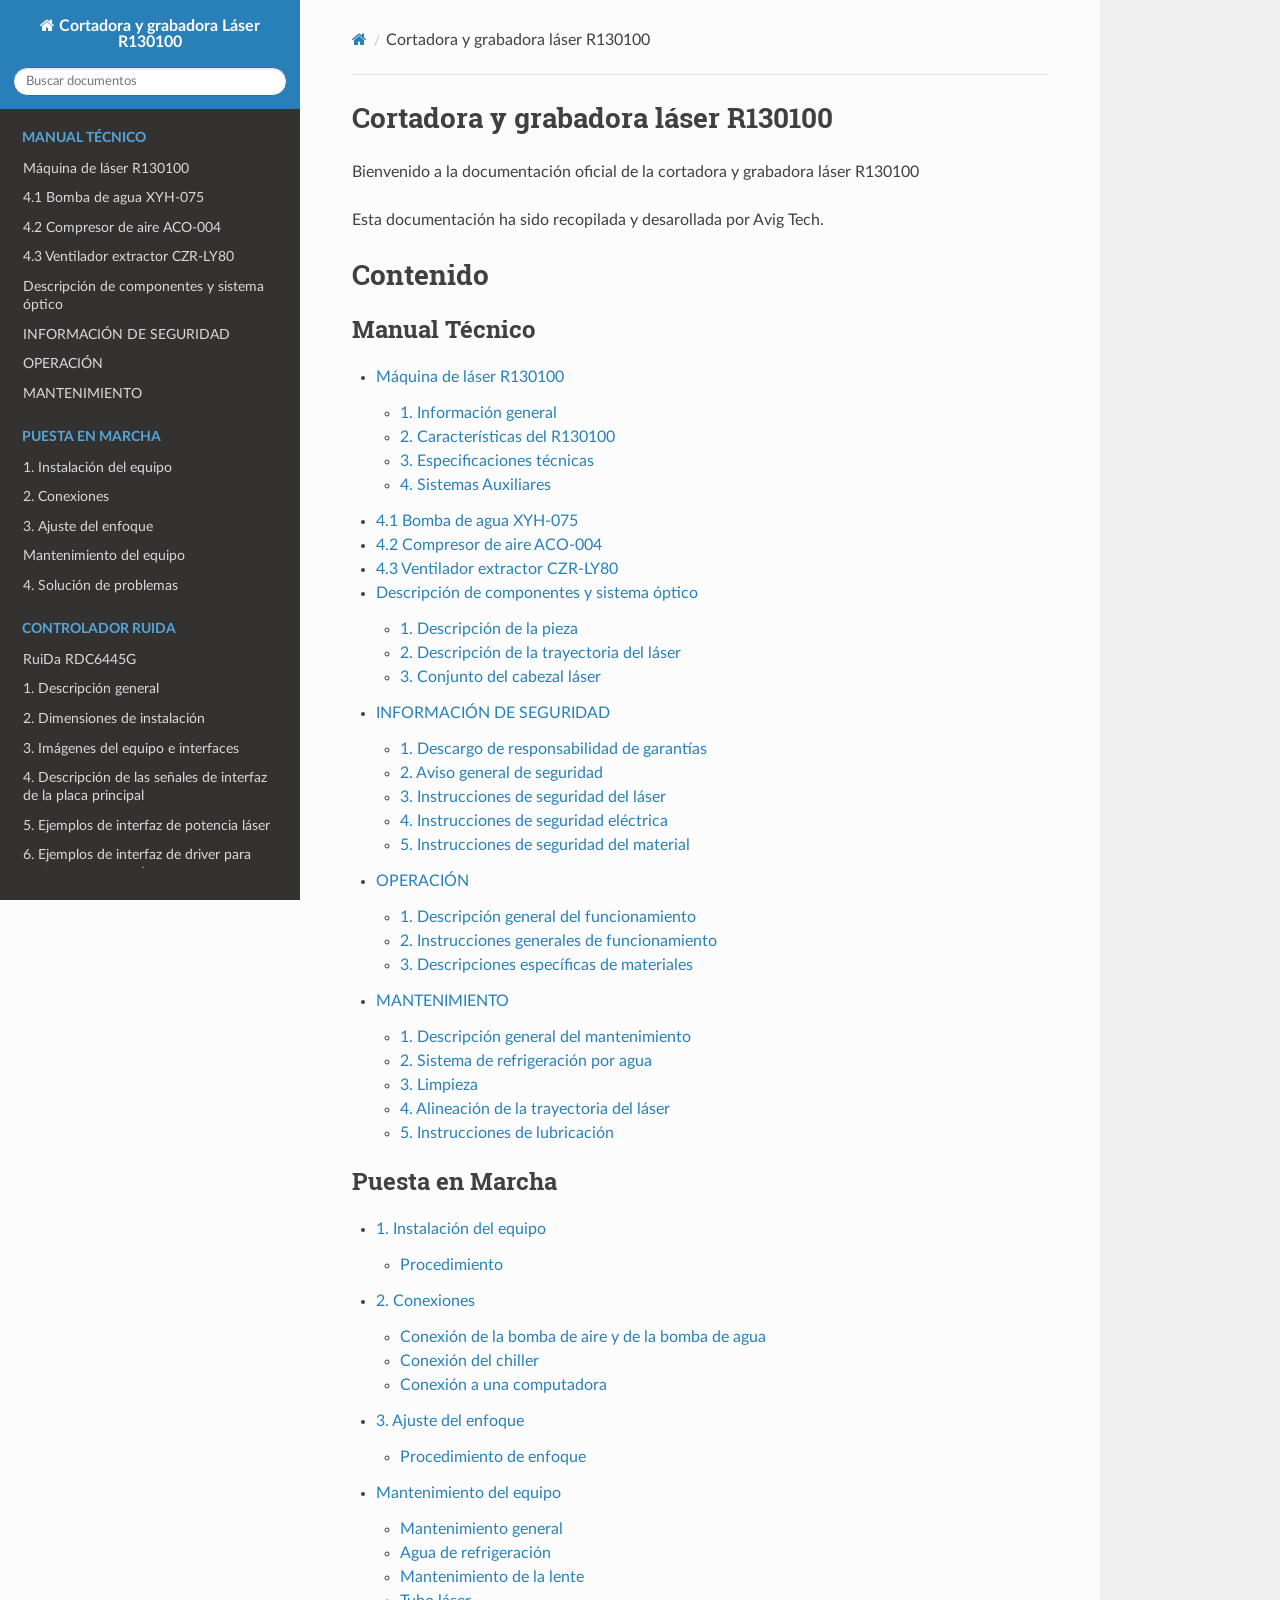
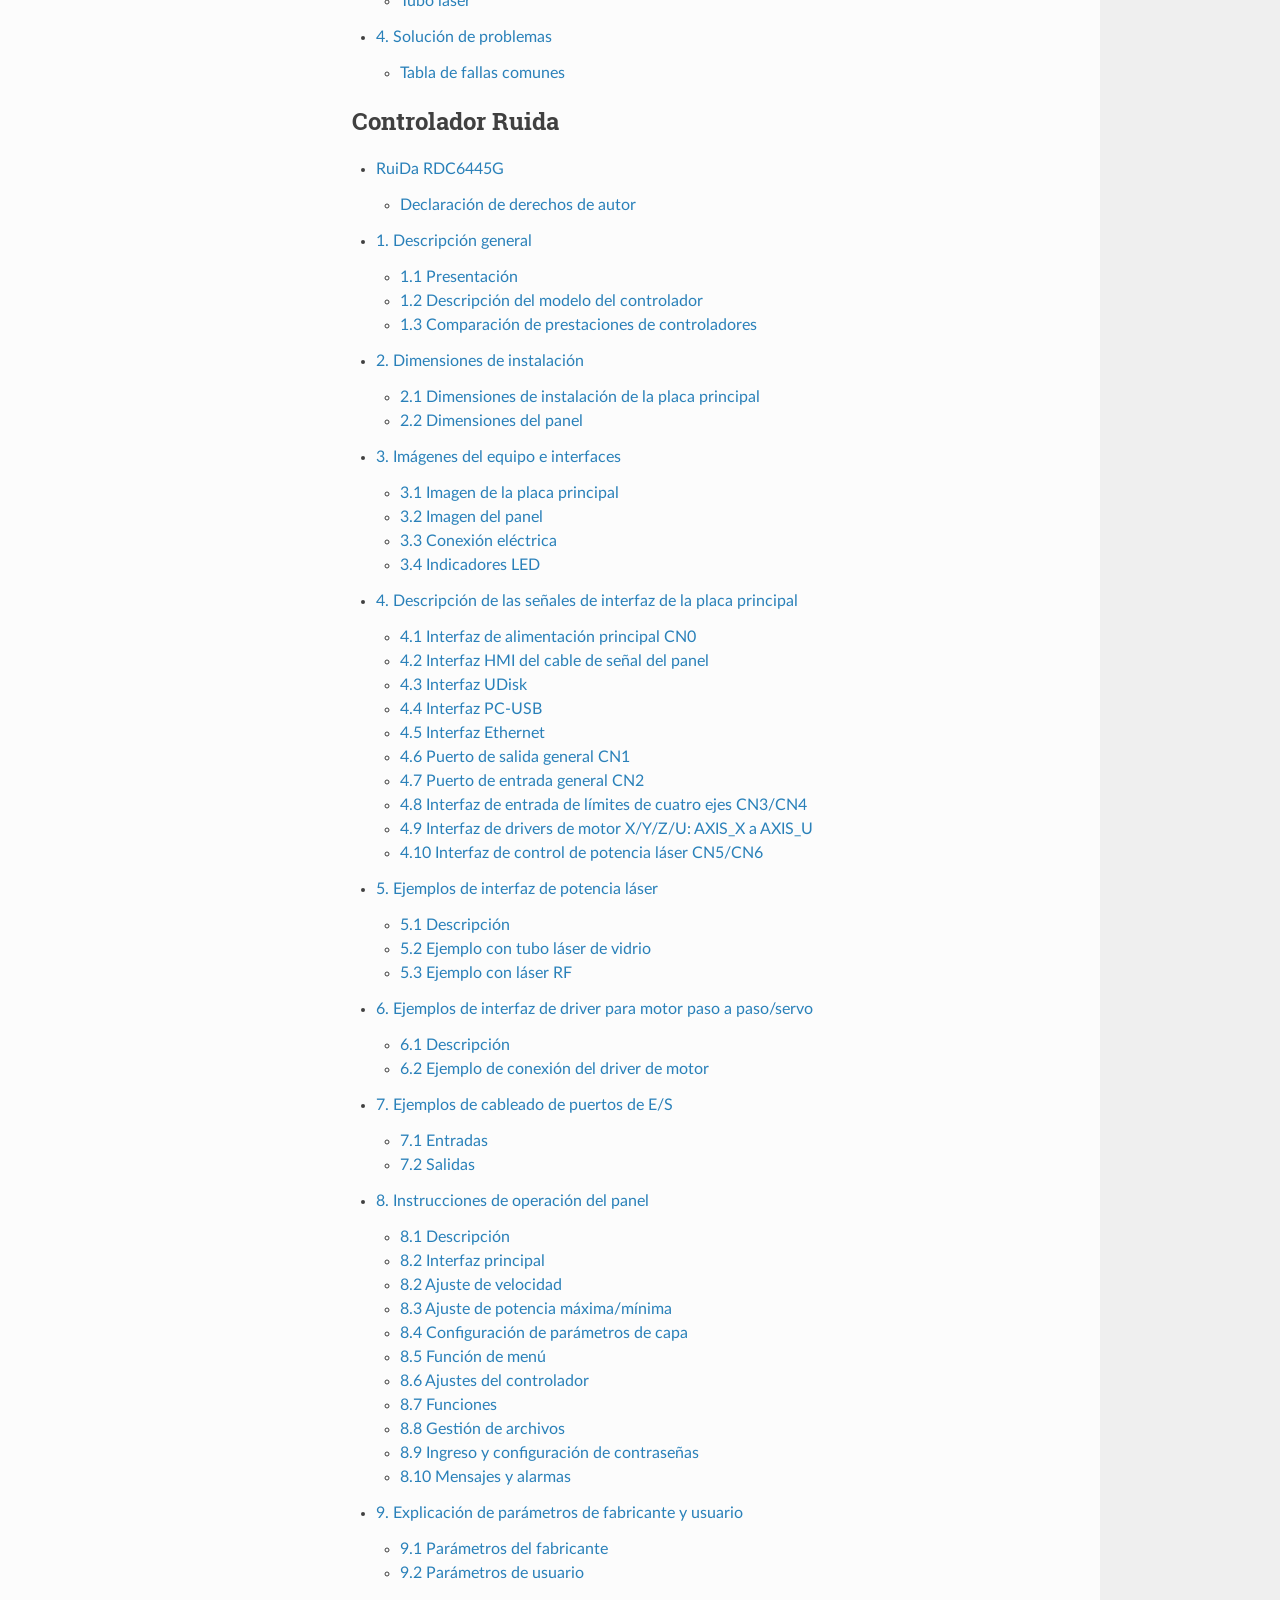
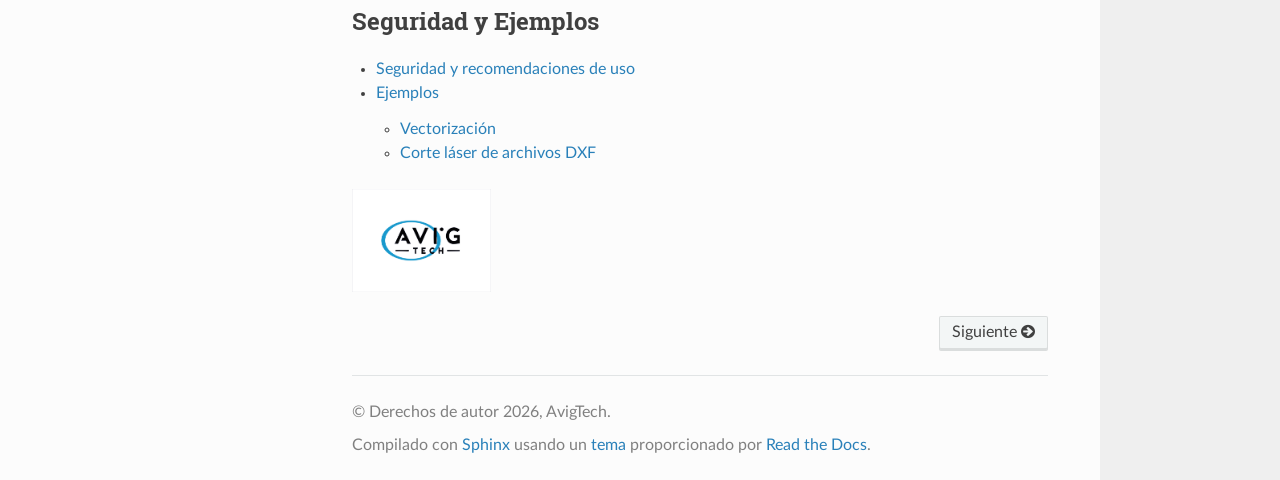
<file: index.html>
<!DOCTYPE html>
<html class="writer-html5" lang="es" data-content_root="./">
<head>
  <meta charset="utf-8" /><meta name="viewport" content="width=device-width, initial-scale=1" />

  <meta name="viewport" content="width=device-width, initial-scale=1.0" />
  <title>Cortadora y grabadora láser R130100 &mdash; documentación de Cortadora y grabadora Láser R130100 - 1.1</title>
      <link rel="stylesheet" type="text/css" href="_static/pygments.css?v=b86133f3" />
      <link rel="stylesheet" type="text/css" href="_static/css/theme.css?v=9edc463e" />
      <link rel="stylesheet" type="text/css" href="_static/copybutton.css?v=76b2166b" />
      <link rel="stylesheet" type="text/css" href="_static/css/custom.css?v=23a32747" />

  
      <script src="_static/jquery.js?v=5d32c60e"></script>
      <script src="_static/_sphinx_javascript_frameworks_compat.js?v=2cd50e6c"></script>
      <script src="_static/documentation_options.js?v=ed4e2bf4"></script>
      <script src="_static/doctools.js?v=9bcbadda"></script>
      <script src="_static/sphinx_highlight.js?v=dc90522c"></script>
      <script src="_static/clipboard.min.js?v=a7894cd8"></script>
      <script src="_static/copybutton.js?v=f281be69"></script>
      <script src="_static/translations.js?v=f85f4cfb"></script>
    <script src="_static/js/theme.js"></script>
    <link rel="index" title="Índice" href="genindex.html" />
    <link rel="search" title="Búsqueda" href="search.html" />
    <link rel="next" title="Máquina de láser R130100" href="documentos/tema_0/0_introduccion.html" /> 
</head>

<body class="wy-body-for-nav"> 
  <div class="wy-grid-for-nav">
    <nav data-toggle="wy-nav-shift" class="wy-nav-side">
      <div class="wy-side-scroll">
        <div class="wy-side-nav-search" >

          
          
          <a href="#" class="icon icon-home">
            Cortadora y grabadora Láser R130100
          </a>
<div role="search">
  <form id="rtd-search-form" class="wy-form" action="search.html" method="get">
    <input type="text" name="q" placeholder="Buscar documentos" aria-label="Buscar documentos" />
    <input type="hidden" name="check_keywords" value="yes" />
    <input type="hidden" name="area" value="default" />
  </form>
</div>
        </div><div class="wy-menu wy-menu-vertical" data-spy="affix" role="navigation" aria-label="Navigation menu">
              <p class="caption" role="heading"><span class="caption-text">Manual Técnico</span></p>
<ul>
<li class="toctree-l1"><a class="reference internal" href="documentos/tema_0/0_introduccion.html">Máquina de láser R130100</a></li>
<li class="toctree-l1"><a class="reference internal" href="documentos/tema_0/0_introduccion.html#bomba-de-agua-xyh-075">4.1 Bomba de agua XYH-075</a></li>
<li class="toctree-l1"><a class="reference internal" href="documentos/tema_0/0_introduccion.html#compresor-de-aire-aco-004">4.2 Compresor de aire ACO-004</a></li>
<li class="toctree-l1"><a class="reference internal" href="documentos/tema_0/0_introduccion.html#ventilador-extractor-czr-ly80">4.3 Ventilador extractor CZR-LY80</a></li>
<li class="toctree-l1"><a class="reference internal" href="documentos/tema_0/01_descripcion_componentes.html">Descripción de componentes y sistema óptico</a></li>
<li class="toctree-l1"><a class="reference internal" href="documentos/tema_0/02_seguridad.html">INFORMACIÓN DE SEGURIDAD</a></li>
<li class="toctree-l1"><a class="reference internal" href="documentos/tema_0/04_operacion.html">OPERACIÓN</a></li>
<li class="toctree-l1"><a class="reference internal" href="documentos/tema_0/05_mantenimiento.html">MANTENIMIENTO</a></li>
</ul>
<p class="caption" role="heading"><span class="caption-text">Puesta en Marcha</span></p>
<ul>
<li class="toctree-l1"><a class="reference internal" href="documentos/tema_1/0_puesta_en_marcha.html">1. Instalación del equipo</a></li>
<li class="toctree-l1"><a class="reference internal" href="documentos/tema_1/0_puesta_en_marcha.html#conexiones">2. Conexiones</a></li>
<li class="toctree-l1"><a class="reference internal" href="documentos/tema_1/0_puesta_en_marcha.html#ajuste-del-enfoque">3. Ajuste del enfoque</a></li>
<li class="toctree-l1"><a class="reference internal" href="documentos/tema_1/0_puesta_en_marcha.html#mantenimiento-del-equipo">Mantenimiento del equipo</a></li>
<li class="toctree-l1"><a class="reference internal" href="documentos/tema_1/0_puesta_en_marcha.html#solucion-de-problemas">4. Solución de problemas</a></li>
</ul>
<p class="caption" role="heading"><span class="caption-text">Controlador Ruida</span></p>
<ul>
<li class="toctree-l1"><a class="reference internal" href="documentos/tema_2/00_controlador.html">RuiDa RDC6445G</a></li>
<li class="toctree-l1"><a class="reference internal" href="documentos/tema_2/00_controlador.html#descripcion-general">1. Descripción general</a></li>
<li class="toctree-l1"><a class="reference internal" href="documentos/tema_2/00_controlador.html#dimensiones-de-instalacion">2. Dimensiones de instalación</a></li>
<li class="toctree-l1"><a class="reference internal" href="documentos/tema_2/00_controlador.html#imagenes-del-equipo-e-interfaces">3. Imágenes del equipo e interfaces</a></li>
<li class="toctree-l1"><a class="reference internal" href="documentos/tema_2/00_controlador.html#descripcion-de-las-senales-de-interfaz-de-la-placa-principal">4. Descripción de las señales de interfaz de la placa principal</a></li>
<li class="toctree-l1"><a class="reference internal" href="documentos/tema_2/00_controlador.html#ejemplos-de-interfaz-de-potencia-laser">5. Ejemplos de interfaz de potencia láser</a></li>
<li class="toctree-l1"><a class="reference internal" href="documentos/tema_2/00_controlador.html#ejemplos-de-interfaz-de-driver-para-motor-paso-a-paso-servo">6. Ejemplos de interfaz de driver para motor paso a paso/servo</a></li>
<li class="toctree-l1"><a class="reference internal" href="documentos/tema_2/00_controlador.html#ejemplos-de-cableado-de-puertos-de-e-s">7. Ejemplos de cableado de puertos de E/S</a></li>
<li class="toctree-l1"><a class="reference internal" href="documentos/tema_2/00_controlador.html#instrucciones-de-operacion-del-panel">8. Instrucciones de operación del panel</a></li>
<li class="toctree-l1"><a class="reference internal" href="documentos/tema_2/00_controlador.html#explicacion-de-parametros-de-fabricante-y-usuario">9. Explicación de parámetros de fabricante y usuario</a></li>
</ul>
<p class="caption" role="heading"><span class="caption-text">Seguridad y Ejemplos</span></p>
<ul>
<li class="toctree-l1"><a class="reference internal" href="documentos/tema_3/0_seguridad_uso.html">Seguridad y recomendaciones de uso</a></li>
<li class="toctree-l1"><a class="reference internal" href="documentos/tema_3/1_ejemplos.html">Ejemplos</a></li>
</ul>

        </div>
      </div>
    </nav>

    <section data-toggle="wy-nav-shift" class="wy-nav-content-wrap"><nav class="wy-nav-top" aria-label="Mobile navigation menu" >
          <i data-toggle="wy-nav-top" class="fa fa-bars"></i>
          <a href="#">Cortadora y grabadora Láser R130100</a>
      </nav>

      <div class="wy-nav-content">
        <div class="rst-content">
          <div role="navigation" aria-label="Page navigation">
  <ul class="wy-breadcrumbs">
      <li><a href="#" class="icon icon-home" aria-label="Home"></a></li>
      <li class="breadcrumb-item active">Cortadora y grabadora láser R130100</li>
      <li class="wy-breadcrumbs-aside">
      </li>
  </ul>
  <hr/>
</div>
          <div role="main" class="document" itemscope="itemscope" itemtype="http://schema.org/Article">
           <div itemprop="articleBody">
             
  <section id="cortadora-y-grabadora-laser-r130100">
<h1>Cortadora y grabadora láser R130100<a class="headerlink" href="#cortadora-y-grabadora-laser-r130100" title="Link to this heading"></a></h1>
<p>Bienvenido a la documentación oficial de la cortadora y grabadora láser R130100</p>
<p>Esta documentación ha sido recopilada y desarollada por Avig Tech.</p>
</section>
<section id="contenido">
<h1>Contenido<a class="headerlink" href="#contenido" title="Link to this heading"></a></h1>
<div class="toctree-wrapper compound">
<p class="caption" role="heading"><span class="caption-text">Manual Técnico</span></p>
<ul>
<li class="toctree-l1"><a class="reference internal" href="documentos/tema_0/0_introduccion.html">Máquina de láser R130100</a><ul>
<li class="toctree-l2"><a class="reference internal" href="documentos/tema_0/0_introduccion.html#informacion-general">1. Información general</a></li>
<li class="toctree-l2"><a class="reference internal" href="documentos/tema_0/0_introduccion.html#caracteristicas-del-r130100">2. Características del R130100</a></li>
<li class="toctree-l2"><a class="reference internal" href="documentos/tema_0/0_introduccion.html#especificaciones-tecnicas">3. Especificaciones técnicas</a></li>
<li class="toctree-l2"><a class="reference internal" href="documentos/tema_0/0_introduccion.html#sistemas-auxiliares">4. Sistemas Auxiliares</a></li>
</ul>
</li>
<li class="toctree-l1"><a class="reference internal" href="documentos/tema_0/0_introduccion.html#bomba-de-agua-xyh-075">4.1 Bomba de agua XYH-075</a></li>
<li class="toctree-l1"><a class="reference internal" href="documentos/tema_0/0_introduccion.html#compresor-de-aire-aco-004">4.2 Compresor de aire ACO-004</a></li>
<li class="toctree-l1"><a class="reference internal" href="documentos/tema_0/0_introduccion.html#ventilador-extractor-czr-ly80">4.3 Ventilador extractor CZR-LY80</a></li>
<li class="toctree-l1"><a class="reference internal" href="documentos/tema_0/01_descripcion_componentes.html">Descripción de componentes y sistema óptico</a><ul>
<li class="toctree-l2"><a class="reference internal" href="documentos/tema_0/01_descripcion_componentes.html#descripcion-de-la-pieza">1. Descripción de la pieza</a></li>
<li class="toctree-l2"><a class="reference internal" href="documentos/tema_0/01_descripcion_componentes.html#descripcion-de-la-trayectoria-del-laser">2. Descripción de la trayectoria del láser</a></li>
<li class="toctree-l2"><a class="reference internal" href="documentos/tema_0/01_descripcion_componentes.html#conjunto-del-cabezal-laser">3. Conjunto del cabezal láser</a></li>
</ul>
</li>
<li class="toctree-l1"><a class="reference internal" href="documentos/tema_0/02_seguridad.html">INFORMACIÓN DE SEGURIDAD</a><ul>
<li class="toctree-l2"><a class="reference internal" href="documentos/tema_0/02_seguridad.html#descargo-de-responsabilidad-de-garantias">1. Descargo de responsabilidad de garantías</a></li>
<li class="toctree-l2"><a class="reference internal" href="documentos/tema_0/02_seguridad.html#aviso-general-de-seguridad">2. Aviso general de seguridad</a></li>
<li class="toctree-l2"><a class="reference internal" href="documentos/tema_0/02_seguridad.html#instrucciones-de-seguridad-del-laser">3. Instrucciones de seguridad del láser</a></li>
<li class="toctree-l2"><a class="reference internal" href="documentos/tema_0/02_seguridad.html#instrucciones-de-seguridad-electrica">4. Instrucciones de seguridad eléctrica</a></li>
<li class="toctree-l2"><a class="reference internal" href="documentos/tema_0/02_seguridad.html#instrucciones-de-seguridad-del-material">5. Instrucciones de seguridad del material</a></li>
</ul>
</li>
<li class="toctree-l1"><a class="reference internal" href="documentos/tema_0/04_operacion.html">OPERACIÓN</a><ul>
<li class="toctree-l2"><a class="reference internal" href="documentos/tema_0/04_operacion.html#descripcion-general-del-funcionamiento">1. Descripción general del funcionamiento</a></li>
<li class="toctree-l2"><a class="reference internal" href="documentos/tema_0/04_operacion.html#instrucciones-generales-de-funcionamiento">2. Instrucciones generales de funcionamiento</a></li>
<li class="toctree-l2"><a class="reference internal" href="documentos/tema_0/04_operacion.html#descripciones-especificas-de-materiales">3. Descripciones específicas de materiales</a></li>
</ul>
</li>
<li class="toctree-l1"><a class="reference internal" href="documentos/tema_0/05_mantenimiento.html">MANTENIMIENTO</a><ul>
<li class="toctree-l2"><a class="reference internal" href="documentos/tema_0/05_mantenimiento.html#descripcion-general-del-mantenimiento">1. Descripción general del mantenimiento</a></li>
<li class="toctree-l2"><a class="reference internal" href="documentos/tema_0/05_mantenimiento.html#sistema-de-refrigeracion-por-agua">2. Sistema de refrigeración por agua</a></li>
<li class="toctree-l2"><a class="reference internal" href="documentos/tema_0/05_mantenimiento.html#limpieza">3. Limpieza</a></li>
<li class="toctree-l2"><a class="reference internal" href="documentos/tema_0/05_mantenimiento.html#alineacion-de-la-trayectoria-del-laser">4. Alineación de la trayectoria del láser</a></li>
<li class="toctree-l2"><a class="reference internal" href="documentos/tema_0/05_mantenimiento.html#instrucciones-de-lubricacion">5. Instrucciones de lubricación</a></li>
</ul>
</li>
</ul>
</div>
<div class="toctree-wrapper compound">
<p class="caption" role="heading"><span class="caption-text">Puesta en Marcha</span></p>
<ul>
<li class="toctree-l1"><a class="reference internal" href="documentos/tema_1/0_puesta_en_marcha.html">1. Instalación del equipo</a><ul>
<li class="toctree-l2"><a class="reference internal" href="documentos/tema_1/0_puesta_en_marcha.html#procedimiento">Procedimiento</a></li>
</ul>
</li>
<li class="toctree-l1"><a class="reference internal" href="documentos/tema_1/0_puesta_en_marcha.html#conexiones">2. Conexiones</a><ul>
<li class="toctree-l2"><a class="reference internal" href="documentos/tema_1/0_puesta_en_marcha.html#conexion-de-la-bomba-de-aire-y-de-la-bomba-de-agua">Conexión de la bomba de aire y de la bomba de agua</a></li>
<li class="toctree-l2"><a class="reference internal" href="documentos/tema_1/0_puesta_en_marcha.html#conexion-del-chiller">Conexión del chiller</a></li>
<li class="toctree-l2"><a class="reference internal" href="documentos/tema_1/0_puesta_en_marcha.html#conexion-a-una-computadora">Conexión a una computadora</a></li>
</ul>
</li>
<li class="toctree-l1"><a class="reference internal" href="documentos/tema_1/0_puesta_en_marcha.html#ajuste-del-enfoque">3. Ajuste del enfoque</a><ul>
<li class="toctree-l2"><a class="reference internal" href="documentos/tema_1/0_puesta_en_marcha.html#procedimiento-de-enfoque">Procedimiento de enfoque</a></li>
</ul>
</li>
<li class="toctree-l1"><a class="reference internal" href="documentos/tema_1/0_puesta_en_marcha.html#mantenimiento-del-equipo">Mantenimiento del equipo</a><ul>
<li class="toctree-l2"><a class="reference internal" href="documentos/tema_1/0_puesta_en_marcha.html#mantenimiento-general">Mantenimiento general</a></li>
<li class="toctree-l2"><a class="reference internal" href="documentos/tema_1/0_puesta_en_marcha.html#agua-de-refrigeracion">Agua de refrigeración</a></li>
<li class="toctree-l2"><a class="reference internal" href="documentos/tema_1/0_puesta_en_marcha.html#mantenimiento-de-la-lente">Mantenimiento de la lente</a></li>
<li class="toctree-l2"><a class="reference internal" href="documentos/tema_1/0_puesta_en_marcha.html#tubo-laser">Tubo láser</a></li>
</ul>
</li>
<li class="toctree-l1"><a class="reference internal" href="documentos/tema_1/0_puesta_en_marcha.html#solucion-de-problemas">4. Solución de problemas</a><ul>
<li class="toctree-l2"><a class="reference internal" href="documentos/tema_1/0_puesta_en_marcha.html#tabla-de-fallas-comunes">Tabla de fallas comunes</a></li>
</ul>
</li>
</ul>
</div>
<div class="toctree-wrapper compound">
<p class="caption" role="heading"><span class="caption-text">Controlador Ruida</span></p>
<ul>
<li class="toctree-l1"><a class="reference internal" href="documentos/tema_2/00_controlador.html">RuiDa RDC6445G</a><ul>
<li class="toctree-l2"><a class="reference internal" href="documentos/tema_2/00_controlador.html#declaracion-de-derechos-de-autor">Declaración de derechos de autor</a></li>
</ul>
</li>
<li class="toctree-l1"><a class="reference internal" href="documentos/tema_2/00_controlador.html#descripcion-general">1. Descripción general</a><ul>
<li class="toctree-l2"><a class="reference internal" href="documentos/tema_2/00_controlador.html#presentacion">1.1 Presentación</a></li>
<li class="toctree-l2"><a class="reference internal" href="documentos/tema_2/00_controlador.html#descripcion-del-modelo-del-controlador">1.2 Descripción del modelo del controlador</a></li>
<li class="toctree-l2"><a class="reference internal" href="documentos/tema_2/00_controlador.html#comparacion-de-prestaciones-de-controladores">1.3 Comparación de prestaciones de controladores</a></li>
</ul>
</li>
<li class="toctree-l1"><a class="reference internal" href="documentos/tema_2/00_controlador.html#dimensiones-de-instalacion">2. Dimensiones de instalación</a><ul>
<li class="toctree-l2"><a class="reference internal" href="documentos/tema_2/00_controlador.html#dimensiones-de-instalacion-de-la-placa-principal">2.1 Dimensiones de instalación de la placa principal</a></li>
<li class="toctree-l2"><a class="reference internal" href="documentos/tema_2/00_controlador.html#dimensiones-del-panel">2.2 Dimensiones del panel</a></li>
</ul>
</li>
<li class="toctree-l1"><a class="reference internal" href="documentos/tema_2/00_controlador.html#imagenes-del-equipo-e-interfaces">3. Imágenes del equipo e interfaces</a><ul>
<li class="toctree-l2"><a class="reference internal" href="documentos/tema_2/00_controlador.html#imagen-de-la-placa-principal">3.1 Imagen de la placa principal</a></li>
<li class="toctree-l2"><a class="reference internal" href="documentos/tema_2/00_controlador.html#imagen-del-panel">3.2 Imagen del panel</a></li>
<li class="toctree-l2"><a class="reference internal" href="documentos/tema_2/00_controlador.html#conexion-electrica">3.3 Conexión eléctrica</a></li>
<li class="toctree-l2"><a class="reference internal" href="documentos/tema_2/00_controlador.html#indicadores-led">3.4 Indicadores LED</a></li>
</ul>
</li>
<li class="toctree-l1"><a class="reference internal" href="documentos/tema_2/00_controlador.html#descripcion-de-las-senales-de-interfaz-de-la-placa-principal">4. Descripción de las señales de interfaz de la placa principal</a><ul>
<li class="toctree-l2"><a class="reference internal" href="documentos/tema_2/00_controlador.html#interfaz-de-alimentacion-principal-cn0">4.1 Interfaz de alimentación principal CN0</a></li>
<li class="toctree-l2"><a class="reference internal" href="documentos/tema_2/00_controlador.html#interfaz-hmi-del-cable-de-senal-del-panel">4.2 Interfaz HMI del cable de señal del panel</a></li>
<li class="toctree-l2"><a class="reference internal" href="documentos/tema_2/00_controlador.html#interfaz-udisk">4.3 Interfaz UDisk</a></li>
<li class="toctree-l2"><a class="reference internal" href="documentos/tema_2/00_controlador.html#interfaz-pc-usb">4.4 Interfaz PC-USB</a></li>
<li class="toctree-l2"><a class="reference internal" href="documentos/tema_2/00_controlador.html#interfaz-ethernet">4.5 Interfaz Ethernet</a></li>
<li class="toctree-l2"><a class="reference internal" href="documentos/tema_2/00_controlador.html#puerto-de-salida-general-cn1">4.6 Puerto de salida general CN1</a></li>
<li class="toctree-l2"><a class="reference internal" href="documentos/tema_2/00_controlador.html#puerto-de-entrada-general-cn2">4.7 Puerto de entrada general CN2</a></li>
<li class="toctree-l2"><a class="reference internal" href="documentos/tema_2/00_controlador.html#interfaz-de-entrada-de-limites-de-cuatro-ejes-cn3-cn4">4.8 Interfaz de entrada de límites de cuatro ejes CN3/CN4</a></li>
<li class="toctree-l2"><a class="reference internal" href="documentos/tema_2/00_controlador.html#interfaz-de-drivers-de-motor-x-y-z-u-axis-x-a-axis-u">4.9 Interfaz de drivers de motor X/Y/Z/U: AXIS_X a AXIS_U</a></li>
<li class="toctree-l2"><a class="reference internal" href="documentos/tema_2/00_controlador.html#interfaz-de-control-de-potencia-laser-cn5-cn6">4.10 Interfaz de control de potencia láser CN5/CN6</a></li>
</ul>
</li>
<li class="toctree-l1"><a class="reference internal" href="documentos/tema_2/00_controlador.html#ejemplos-de-interfaz-de-potencia-laser">5. Ejemplos de interfaz de potencia láser</a><ul>
<li class="toctree-l2"><a class="reference internal" href="documentos/tema_2/00_controlador.html#descripcion">5.1 Descripción</a></li>
<li class="toctree-l2"><a class="reference internal" href="documentos/tema_2/00_controlador.html#ejemplo-con-tubo-laser-de-vidrio">5.2 Ejemplo con tubo láser de vidrio</a></li>
<li class="toctree-l2"><a class="reference internal" href="documentos/tema_2/00_controlador.html#ejemplo-con-laser-rf">5.3 Ejemplo con láser RF</a></li>
</ul>
</li>
<li class="toctree-l1"><a class="reference internal" href="documentos/tema_2/00_controlador.html#ejemplos-de-interfaz-de-driver-para-motor-paso-a-paso-servo">6. Ejemplos de interfaz de driver para motor paso a paso/servo</a><ul>
<li class="toctree-l2"><a class="reference internal" href="documentos/tema_2/00_controlador.html#id1">6.1 Descripción</a></li>
<li class="toctree-l2"><a class="reference internal" href="documentos/tema_2/00_controlador.html#ejemplo-de-conexion-del-driver-de-motor">6.2 Ejemplo de conexión del driver de motor</a></li>
</ul>
</li>
<li class="toctree-l1"><a class="reference internal" href="documentos/tema_2/00_controlador.html#ejemplos-de-cableado-de-puertos-de-e-s">7. Ejemplos de cableado de puertos de E/S</a><ul>
<li class="toctree-l2"><a class="reference internal" href="documentos/tema_2/00_controlador.html#entradas">7.1 Entradas</a></li>
<li class="toctree-l2"><a class="reference internal" href="documentos/tema_2/00_controlador.html#salidas">7.2 Salidas</a></li>
</ul>
</li>
<li class="toctree-l1"><a class="reference internal" href="documentos/tema_2/00_controlador.html#instrucciones-de-operacion-del-panel">8. Instrucciones de operación del panel</a><ul>
<li class="toctree-l2"><a class="reference internal" href="documentos/tema_2/00_controlador.html#id2">8.1 Descripción</a></li>
<li class="toctree-l2"><a class="reference internal" href="documentos/tema_2/00_controlador.html#interfaz-principal">8.2 Interfaz principal</a></li>
<li class="toctree-l2"><a class="reference internal" href="documentos/tema_2/00_controlador.html#ajuste-de-velocidad">8.2 Ajuste de velocidad</a></li>
<li class="toctree-l2"><a class="reference internal" href="documentos/tema_2/00_controlador.html#ajuste-de-potencia-maxima-minima">8.3 Ajuste de potencia máxima/mínima</a></li>
<li class="toctree-l2"><a class="reference internal" href="documentos/tema_2/00_controlador.html#configuracion-de-parametros-de-capa">8.4 Configuración de parámetros de capa</a></li>
<li class="toctree-l2"><a class="reference internal" href="documentos/tema_2/00_controlador.html#funcion-de-menu">8.5 Función de menú</a></li>
<li class="toctree-l2"><a class="reference internal" href="documentos/tema_2/00_controlador.html#ajustes-del-controlador">8.6 Ajustes del controlador</a></li>
<li class="toctree-l2"><a class="reference internal" href="documentos/tema_2/00_controlador.html#funciones">8.7 Funciones</a></li>
<li class="toctree-l2"><a class="reference internal" href="documentos/tema_2/00_controlador.html#gestion-de-archivos">8.8 Gestión de archivos</a></li>
<li class="toctree-l2"><a class="reference internal" href="documentos/tema_2/00_controlador.html#ingreso-y-configuracion-de-contrasenas">8.9 Ingreso y configuración de contraseñas</a></li>
<li class="toctree-l2"><a class="reference internal" href="documentos/tema_2/00_controlador.html#mensajes-y-alarmas">8.10 Mensajes y alarmas</a></li>
</ul>
</li>
<li class="toctree-l1"><a class="reference internal" href="documentos/tema_2/00_controlador.html#explicacion-de-parametros-de-fabricante-y-usuario">9. Explicación de parámetros de fabricante y usuario</a><ul>
<li class="toctree-l2"><a class="reference internal" href="documentos/tema_2/00_controlador.html#id3">9.1 Parámetros del fabricante</a></li>
<li class="toctree-l2"><a class="reference internal" href="documentos/tema_2/00_controlador.html#id4">9.2 Parámetros de usuario</a></li>
</ul>
</li>
</ul>
</div>
<div class="toctree-wrapper compound">
<p class="caption" role="heading"><span class="caption-text">Seguridad y Ejemplos</span></p>
<ul>
<li class="toctree-l1"><a class="reference internal" href="documentos/tema_3/0_seguridad_uso.html">Seguridad y recomendaciones de uso</a></li>
<li class="toctree-l1"><a class="reference internal" href="documentos/tema_3/1_ejemplos.html">Ejemplos</a><ul>
<li class="toctree-l2"><a class="reference internal" href="documentos/tema_3/1_ejemplos.html#vectorizacion">Vectorización</a></li>
<li class="toctree-l2"><a class="reference internal" href="documentos/tema_3/1_ejemplos.html#corte-laser-de-archivos-dxf">Corte láser de archivos DXF</a></li>
</ul>
</li>
</ul>
</div>
<a class="reference internal image-reference" href="_images/logo.png"><img alt="AvigtechLogo" class="align-left" src="_images/logo.png" style="width: 20%;" />
</a>
</section>


           </div>
          </div>
          <footer><div class="rst-footer-buttons" role="navigation" aria-label="Pie de página">
        <a href="documentos/tema_0/0_introduccion.html" class="btn btn-neutral float-right" title="Máquina de láser R130100" accesskey="n" rel="next">Siguiente <span class="fa fa-arrow-circle-right" aria-hidden="true"></span></a>
    </div>

  <hr/>

  <div role="contentinfo">
    <p>&#169; Derechos de autor 2026, AvigTech.</p>
  </div>

  Compilado con <a href="https://www.sphinx-doc.org/">Sphinx</a> usando un
    <a href="https://github.com/readthedocs/sphinx_rtd_theme">tema</a>
    proporcionado por <a href="https://readthedocs.org">Read the Docs</a>.
   

</footer>
        </div>
      </div>
    </section>
  </div>
  <script>
      jQuery(function () {
          SphinxRtdTheme.Navigation.enable(true);
      });
  </script> 

</body>
</html>
</file>
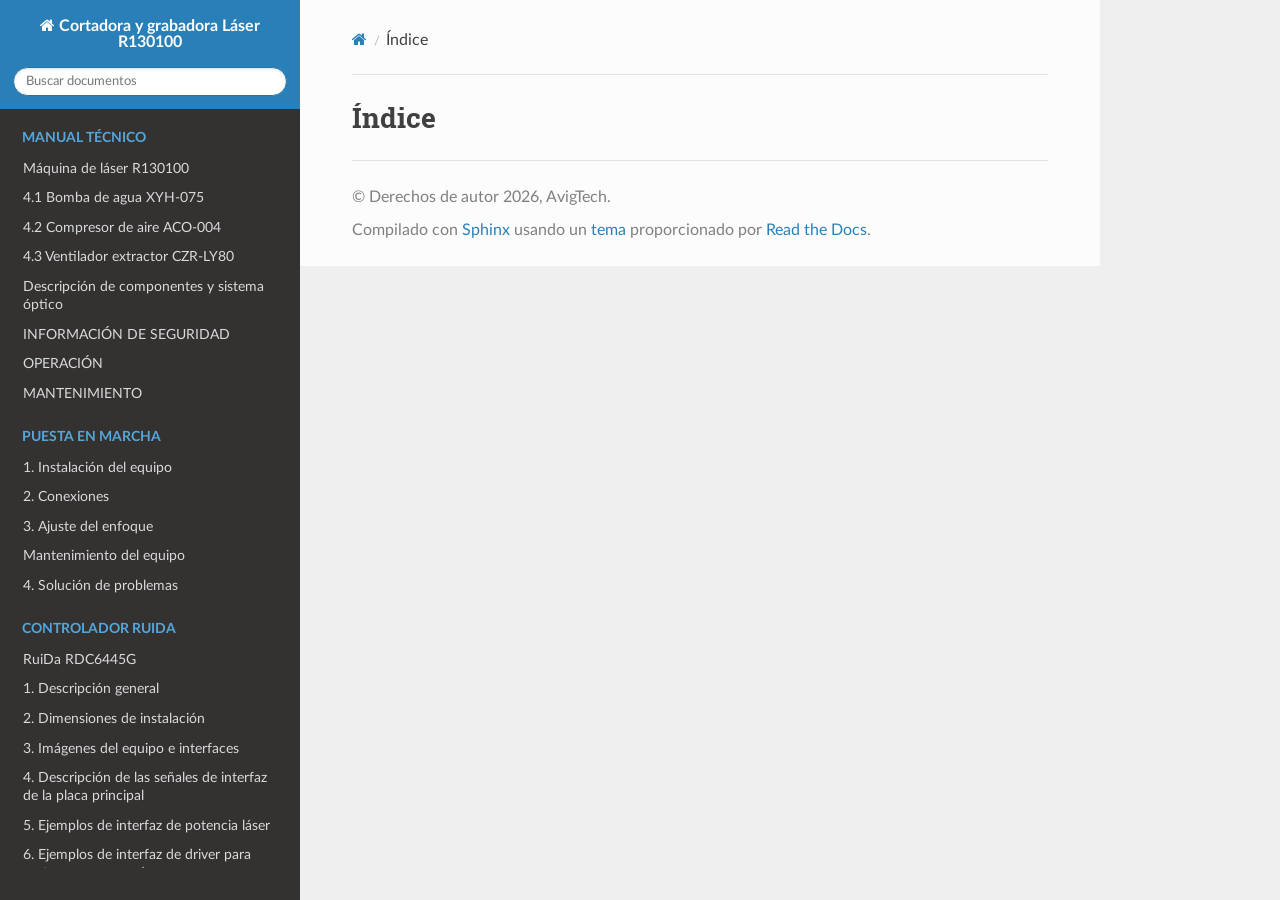
<file: genindex.html>
<!DOCTYPE html>
<html class="writer-html5" lang="es" data-content_root="./">
<head>
  <meta charset="utf-8" />
  <meta name="viewport" content="width=device-width, initial-scale=1.0" />
  <title>Índice &mdash; documentación de Cortadora y grabadora Láser R130100 - 1.1</title>
      <link rel="stylesheet" type="text/css" href="_static/pygments.css?v=b86133f3" />
      <link rel="stylesheet" type="text/css" href="_static/css/theme.css?v=9edc463e" />
      <link rel="stylesheet" type="text/css" href="_static/copybutton.css?v=76b2166b" />
      <link rel="stylesheet" type="text/css" href="_static/css/custom.css?v=23a32747" />

  
      <script src="_static/jquery.js?v=5d32c60e"></script>
      <script src="_static/_sphinx_javascript_frameworks_compat.js?v=2cd50e6c"></script>
      <script src="_static/documentation_options.js?v=ed4e2bf4"></script>
      <script src="_static/doctools.js?v=9bcbadda"></script>
      <script src="_static/sphinx_highlight.js?v=dc90522c"></script>
      <script src="_static/clipboard.min.js?v=a7894cd8"></script>
      <script src="_static/copybutton.js?v=f281be69"></script>
      <script src="_static/translations.js?v=f85f4cfb"></script>
    <script src="_static/js/theme.js"></script>
    <link rel="index" title="Índice" href="#" />
    <link rel="search" title="Búsqueda" href="search.html" /> 
</head>

<body class="wy-body-for-nav"> 
  <div class="wy-grid-for-nav">
    <nav data-toggle="wy-nav-shift" class="wy-nav-side">
      <div class="wy-side-scroll">
        <div class="wy-side-nav-search" >

          
          
          <a href="index.html" class="icon icon-home">
            Cortadora y grabadora Láser R130100
          </a>
<div role="search">
  <form id="rtd-search-form" class="wy-form" action="search.html" method="get">
    <input type="text" name="q" placeholder="Buscar documentos" aria-label="Buscar documentos" />
    <input type="hidden" name="check_keywords" value="yes" />
    <input type="hidden" name="area" value="default" />
  </form>
</div>
        </div><div class="wy-menu wy-menu-vertical" data-spy="affix" role="navigation" aria-label="Navigation menu">
              <p class="caption" role="heading"><span class="caption-text">Manual Técnico</span></p>
<ul>
<li class="toctree-l1"><a class="reference internal" href="documentos/tema_0/0_introduccion.html">Máquina de láser R130100</a></li>
<li class="toctree-l1"><a class="reference internal" href="documentos/tema_0/0_introduccion.html#bomba-de-agua-xyh-075">4.1 Bomba de agua XYH-075</a></li>
<li class="toctree-l1"><a class="reference internal" href="documentos/tema_0/0_introduccion.html#compresor-de-aire-aco-004">4.2 Compresor de aire ACO-004</a></li>
<li class="toctree-l1"><a class="reference internal" href="documentos/tema_0/0_introduccion.html#ventilador-extractor-czr-ly80">4.3 Ventilador extractor CZR-LY80</a></li>
<li class="toctree-l1"><a class="reference internal" href="documentos/tema_0/01_descripcion_componentes.html">Descripción de componentes y sistema óptico</a></li>
<li class="toctree-l1"><a class="reference internal" href="documentos/tema_0/02_seguridad.html">INFORMACIÓN DE SEGURIDAD</a></li>
<li class="toctree-l1"><a class="reference internal" href="documentos/tema_0/04_operacion.html">OPERACIÓN</a></li>
<li class="toctree-l1"><a class="reference internal" href="documentos/tema_0/05_mantenimiento.html">MANTENIMIENTO</a></li>
</ul>
<p class="caption" role="heading"><span class="caption-text">Puesta en Marcha</span></p>
<ul>
<li class="toctree-l1"><a class="reference internal" href="documentos/tema_1/0_puesta_en_marcha.html">1. Instalación del equipo</a></li>
<li class="toctree-l1"><a class="reference internal" href="documentos/tema_1/0_puesta_en_marcha.html#conexiones">2. Conexiones</a></li>
<li class="toctree-l1"><a class="reference internal" href="documentos/tema_1/0_puesta_en_marcha.html#ajuste-del-enfoque">3. Ajuste del enfoque</a></li>
<li class="toctree-l1"><a class="reference internal" href="documentos/tema_1/0_puesta_en_marcha.html#mantenimiento-del-equipo">Mantenimiento del equipo</a></li>
<li class="toctree-l1"><a class="reference internal" href="documentos/tema_1/0_puesta_en_marcha.html#solucion-de-problemas">4. Solución de problemas</a></li>
</ul>
<p class="caption" role="heading"><span class="caption-text">Controlador Ruida</span></p>
<ul>
<li class="toctree-l1"><a class="reference internal" href="documentos/tema_2/00_controlador.html">RuiDa RDC6445G</a></li>
<li class="toctree-l1"><a class="reference internal" href="documentos/tema_2/00_controlador.html#descripcion-general">1. Descripción general</a></li>
<li class="toctree-l1"><a class="reference internal" href="documentos/tema_2/00_controlador.html#dimensiones-de-instalacion">2. Dimensiones de instalación</a></li>
<li class="toctree-l1"><a class="reference internal" href="documentos/tema_2/00_controlador.html#imagenes-del-equipo-e-interfaces">3. Imágenes del equipo e interfaces</a></li>
<li class="toctree-l1"><a class="reference internal" href="documentos/tema_2/00_controlador.html#descripcion-de-las-senales-de-interfaz-de-la-placa-principal">4. Descripción de las señales de interfaz de la placa principal</a></li>
<li class="toctree-l1"><a class="reference internal" href="documentos/tema_2/00_controlador.html#ejemplos-de-interfaz-de-potencia-laser">5. Ejemplos de interfaz de potencia láser</a></li>
<li class="toctree-l1"><a class="reference internal" href="documentos/tema_2/00_controlador.html#ejemplos-de-interfaz-de-driver-para-motor-paso-a-paso-servo">6. Ejemplos de interfaz de driver para motor paso a paso/servo</a></li>
<li class="toctree-l1"><a class="reference internal" href="documentos/tema_2/00_controlador.html#ejemplos-de-cableado-de-puertos-de-e-s">7. Ejemplos de cableado de puertos de E/S</a></li>
<li class="toctree-l1"><a class="reference internal" href="documentos/tema_2/00_controlador.html#instrucciones-de-operacion-del-panel">8. Instrucciones de operación del panel</a></li>
<li class="toctree-l1"><a class="reference internal" href="documentos/tema_2/00_controlador.html#explicacion-de-parametros-de-fabricante-y-usuario">9. Explicación de parámetros de fabricante y usuario</a></li>
</ul>
<p class="caption" role="heading"><span class="caption-text">Seguridad y Ejemplos</span></p>
<ul>
<li class="toctree-l1"><a class="reference internal" href="documentos/tema_3/0_seguridad_uso.html">Seguridad y recomendaciones de uso</a></li>
<li class="toctree-l1"><a class="reference internal" href="documentos/tema_3/1_ejemplos.html">Ejemplos</a></li>
</ul>

        </div>
      </div>
    </nav>

    <section data-toggle="wy-nav-shift" class="wy-nav-content-wrap"><nav class="wy-nav-top" aria-label="Mobile navigation menu" >
          <i data-toggle="wy-nav-top" class="fa fa-bars"></i>
          <a href="index.html">Cortadora y grabadora Láser R130100</a>
      </nav>

      <div class="wy-nav-content">
        <div class="rst-content">
          <div role="navigation" aria-label="Page navigation">
  <ul class="wy-breadcrumbs">
      <li><a href="index.html" class="icon icon-home" aria-label="Home"></a></li>
      <li class="breadcrumb-item active">Índice</li>
      <li class="wy-breadcrumbs-aside">
      </li>
  </ul>
  <hr/>
</div>
          <div role="main" class="document" itemscope="itemscope" itemtype="http://schema.org/Article">
           <div itemprop="articleBody">
             

<h1 id="index">Índice</h1>

<div class="genindex-jumpbox">
 
</div>


           </div>
          </div>
          <footer>

  <hr/>

  <div role="contentinfo">
    <p>&#169; Derechos de autor 2026, AvigTech.</p>
  </div>

  Compilado con <a href="https://www.sphinx-doc.org/">Sphinx</a> usando un
    <a href="https://github.com/readthedocs/sphinx_rtd_theme">tema</a>
    proporcionado por <a href="https://readthedocs.org">Read the Docs</a>.
   

</footer>
        </div>
      </div>
    </section>
  </div>
  <script>
      jQuery(function () {
          SphinxRtdTheme.Navigation.enable(true);
      });
  </script> 

</body>
</html>
</file>
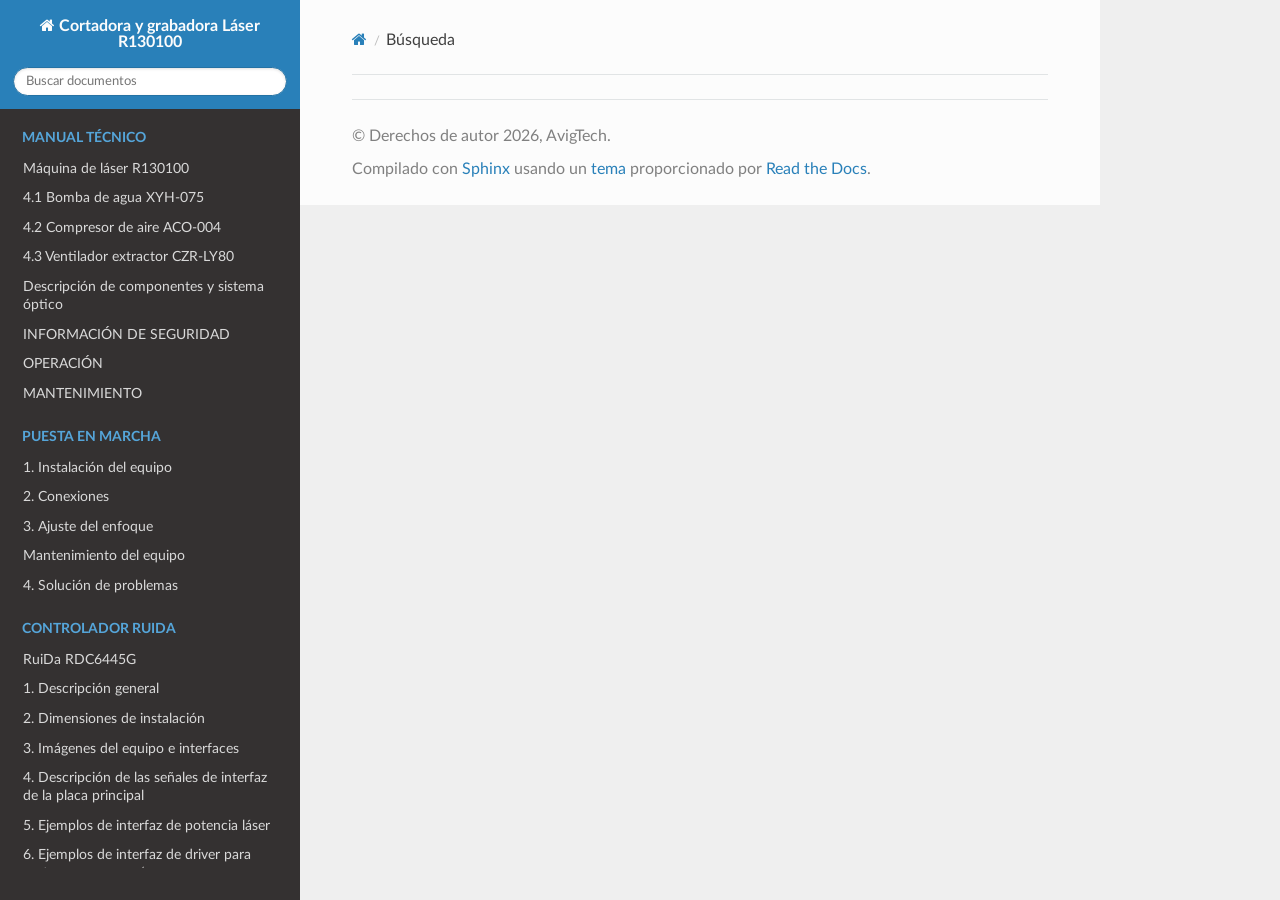
<file: search.html>
<!DOCTYPE html>
<html class="writer-html5" lang="es" data-content_root="./">
<head>
  <meta charset="utf-8" />
  <meta name="viewport" content="width=device-width, initial-scale=1.0" />
  <title>Búsqueda &mdash; documentación de Cortadora y grabadora Láser R130100 - 1.1</title>
      <link rel="stylesheet" type="text/css" href="_static/pygments.css?v=b86133f3" />
      <link rel="stylesheet" type="text/css" href="_static/css/theme.css?v=9edc463e" />
      <link rel="stylesheet" type="text/css" href="_static/copybutton.css?v=76b2166b" />
      <link rel="stylesheet" type="text/css" href="_static/css/custom.css?v=23a32747" />

  
    
      <script src="_static/jquery.js?v=5d32c60e"></script>
      <script src="_static/_sphinx_javascript_frameworks_compat.js?v=2cd50e6c"></script>
      <script src="_static/documentation_options.js?v=ed4e2bf4"></script>
      <script src="_static/doctools.js?v=9bcbadda"></script>
      <script src="_static/sphinx_highlight.js?v=dc90522c"></script>
      <script src="_static/clipboard.min.js?v=a7894cd8"></script>
      <script src="_static/copybutton.js?v=f281be69"></script>
      <script src="_static/translations.js?v=f85f4cfb"></script>
    <script src="_static/js/theme.js"></script>
    <script src="_static/searchtools.js"></script>
    <script src="_static/language_data.js"></script>
    <link rel="index" title="Índice" href="genindex.html" />
    <link rel="search" title="Búsqueda" href="#" /> 
</head>

<body class="wy-body-for-nav"> 
  <div class="wy-grid-for-nav">
    <nav data-toggle="wy-nav-shift" class="wy-nav-side">
      <div class="wy-side-scroll">
        <div class="wy-side-nav-search" >

          
          
          <a href="index.html" class="icon icon-home">
            Cortadora y grabadora Láser R130100
          </a>
<div role="search">
  <form id="rtd-search-form" class="wy-form" action="#" method="get">
    <input type="text" name="q" placeholder="Buscar documentos" aria-label="Buscar documentos" />
    <input type="hidden" name="check_keywords" value="yes" />
    <input type="hidden" name="area" value="default" />
  </form>
</div>
        </div><div class="wy-menu wy-menu-vertical" data-spy="affix" role="navigation" aria-label="Navigation menu">
              <p class="caption" role="heading"><span class="caption-text">Manual Técnico</span></p>
<ul>
<li class="toctree-l1"><a class="reference internal" href="documentos/tema_0/0_introduccion.html">Máquina de láser R130100</a></li>
<li class="toctree-l1"><a class="reference internal" href="documentos/tema_0/0_introduccion.html#bomba-de-agua-xyh-075">4.1 Bomba de agua XYH-075</a></li>
<li class="toctree-l1"><a class="reference internal" href="documentos/tema_0/0_introduccion.html#compresor-de-aire-aco-004">4.2 Compresor de aire ACO-004</a></li>
<li class="toctree-l1"><a class="reference internal" href="documentos/tema_0/0_introduccion.html#ventilador-extractor-czr-ly80">4.3 Ventilador extractor CZR-LY80</a></li>
<li class="toctree-l1"><a class="reference internal" href="documentos/tema_0/01_descripcion_componentes.html">Descripción de componentes y sistema óptico</a></li>
<li class="toctree-l1"><a class="reference internal" href="documentos/tema_0/02_seguridad.html">INFORMACIÓN DE SEGURIDAD</a></li>
<li class="toctree-l1"><a class="reference internal" href="documentos/tema_0/04_operacion.html">OPERACIÓN</a></li>
<li class="toctree-l1"><a class="reference internal" href="documentos/tema_0/05_mantenimiento.html">MANTENIMIENTO</a></li>
</ul>
<p class="caption" role="heading"><span class="caption-text">Puesta en Marcha</span></p>
<ul>
<li class="toctree-l1"><a class="reference internal" href="documentos/tema_1/0_puesta_en_marcha.html">1. Instalación del equipo</a></li>
<li class="toctree-l1"><a class="reference internal" href="documentos/tema_1/0_puesta_en_marcha.html#conexiones">2. Conexiones</a></li>
<li class="toctree-l1"><a class="reference internal" href="documentos/tema_1/0_puesta_en_marcha.html#ajuste-del-enfoque">3. Ajuste del enfoque</a></li>
<li class="toctree-l1"><a class="reference internal" href="documentos/tema_1/0_puesta_en_marcha.html#mantenimiento-del-equipo">Mantenimiento del equipo</a></li>
<li class="toctree-l1"><a class="reference internal" href="documentos/tema_1/0_puesta_en_marcha.html#solucion-de-problemas">4. Solución de problemas</a></li>
</ul>
<p class="caption" role="heading"><span class="caption-text">Controlador Ruida</span></p>
<ul>
<li class="toctree-l1"><a class="reference internal" href="documentos/tema_2/00_controlador.html">RuiDa RDC6445G</a></li>
<li class="toctree-l1"><a class="reference internal" href="documentos/tema_2/00_controlador.html#descripcion-general">1. Descripción general</a></li>
<li class="toctree-l1"><a class="reference internal" href="documentos/tema_2/00_controlador.html#dimensiones-de-instalacion">2. Dimensiones de instalación</a></li>
<li class="toctree-l1"><a class="reference internal" href="documentos/tema_2/00_controlador.html#imagenes-del-equipo-e-interfaces">3. Imágenes del equipo e interfaces</a></li>
<li class="toctree-l1"><a class="reference internal" href="documentos/tema_2/00_controlador.html#descripcion-de-las-senales-de-interfaz-de-la-placa-principal">4. Descripción de las señales de interfaz de la placa principal</a></li>
<li class="toctree-l1"><a class="reference internal" href="documentos/tema_2/00_controlador.html#ejemplos-de-interfaz-de-potencia-laser">5. Ejemplos de interfaz de potencia láser</a></li>
<li class="toctree-l1"><a class="reference internal" href="documentos/tema_2/00_controlador.html#ejemplos-de-interfaz-de-driver-para-motor-paso-a-paso-servo">6. Ejemplos de interfaz de driver para motor paso a paso/servo</a></li>
<li class="toctree-l1"><a class="reference internal" href="documentos/tema_2/00_controlador.html#ejemplos-de-cableado-de-puertos-de-e-s">7. Ejemplos de cableado de puertos de E/S</a></li>
<li class="toctree-l1"><a class="reference internal" href="documentos/tema_2/00_controlador.html#instrucciones-de-operacion-del-panel">8. Instrucciones de operación del panel</a></li>
<li class="toctree-l1"><a class="reference internal" href="documentos/tema_2/00_controlador.html#explicacion-de-parametros-de-fabricante-y-usuario">9. Explicación de parámetros de fabricante y usuario</a></li>
</ul>
<p class="caption" role="heading"><span class="caption-text">Seguridad y Ejemplos</span></p>
<ul>
<li class="toctree-l1"><a class="reference internal" href="documentos/tema_3/0_seguridad_uso.html">Seguridad y recomendaciones de uso</a></li>
<li class="toctree-l1"><a class="reference internal" href="documentos/tema_3/1_ejemplos.html">Ejemplos</a></li>
</ul>

        </div>
      </div>
    </nav>

    <section data-toggle="wy-nav-shift" class="wy-nav-content-wrap"><nav class="wy-nav-top" aria-label="Mobile navigation menu" >
          <i data-toggle="wy-nav-top" class="fa fa-bars"></i>
          <a href="index.html">Cortadora y grabadora Láser R130100</a>
      </nav>

      <div class="wy-nav-content">
        <div class="rst-content">
          <div role="navigation" aria-label="Page navigation">
  <ul class="wy-breadcrumbs">
      <li><a href="index.html" class="icon icon-home" aria-label="Home"></a></li>
      <li class="breadcrumb-item active">Búsqueda</li>
      <li class="wy-breadcrumbs-aside">
      </li>
  </ul>
  <hr/>
</div>
          <div role="main" class="document" itemscope="itemscope" itemtype="http://schema.org/Article">
           <div itemprop="articleBody">
             
  <noscript>
  <div id="fallback" class="admonition warning">
    <p class="last">
      Por favor, active JavaScript para habilitar la funcionalidad de búsqueda.
    </p>
  </div>
  </noscript>

  
  <div id="search-results">
  
  </div>

           </div>
          </div>
          <footer>

  <hr/>

  <div role="contentinfo">
    <p>&#169; Derechos de autor 2026, AvigTech.</p>
  </div>

  Compilado con <a href="https://www.sphinx-doc.org/">Sphinx</a> usando un
    <a href="https://github.com/readthedocs/sphinx_rtd_theme">tema</a>
    proporcionado por <a href="https://readthedocs.org">Read the Docs</a>.
   

</footer>
        </div>
      </div>
    </section>
  </div>
  <script>
      jQuery(function () {
          SphinxRtdTheme.Navigation.enable(true);
      });
  </script>
  <script>
    jQuery(function() { Search.loadIndex("searchindex.js"); });
  </script>
  
  <script id="searchindexloader"></script>
   


</body>
</html>
</file>
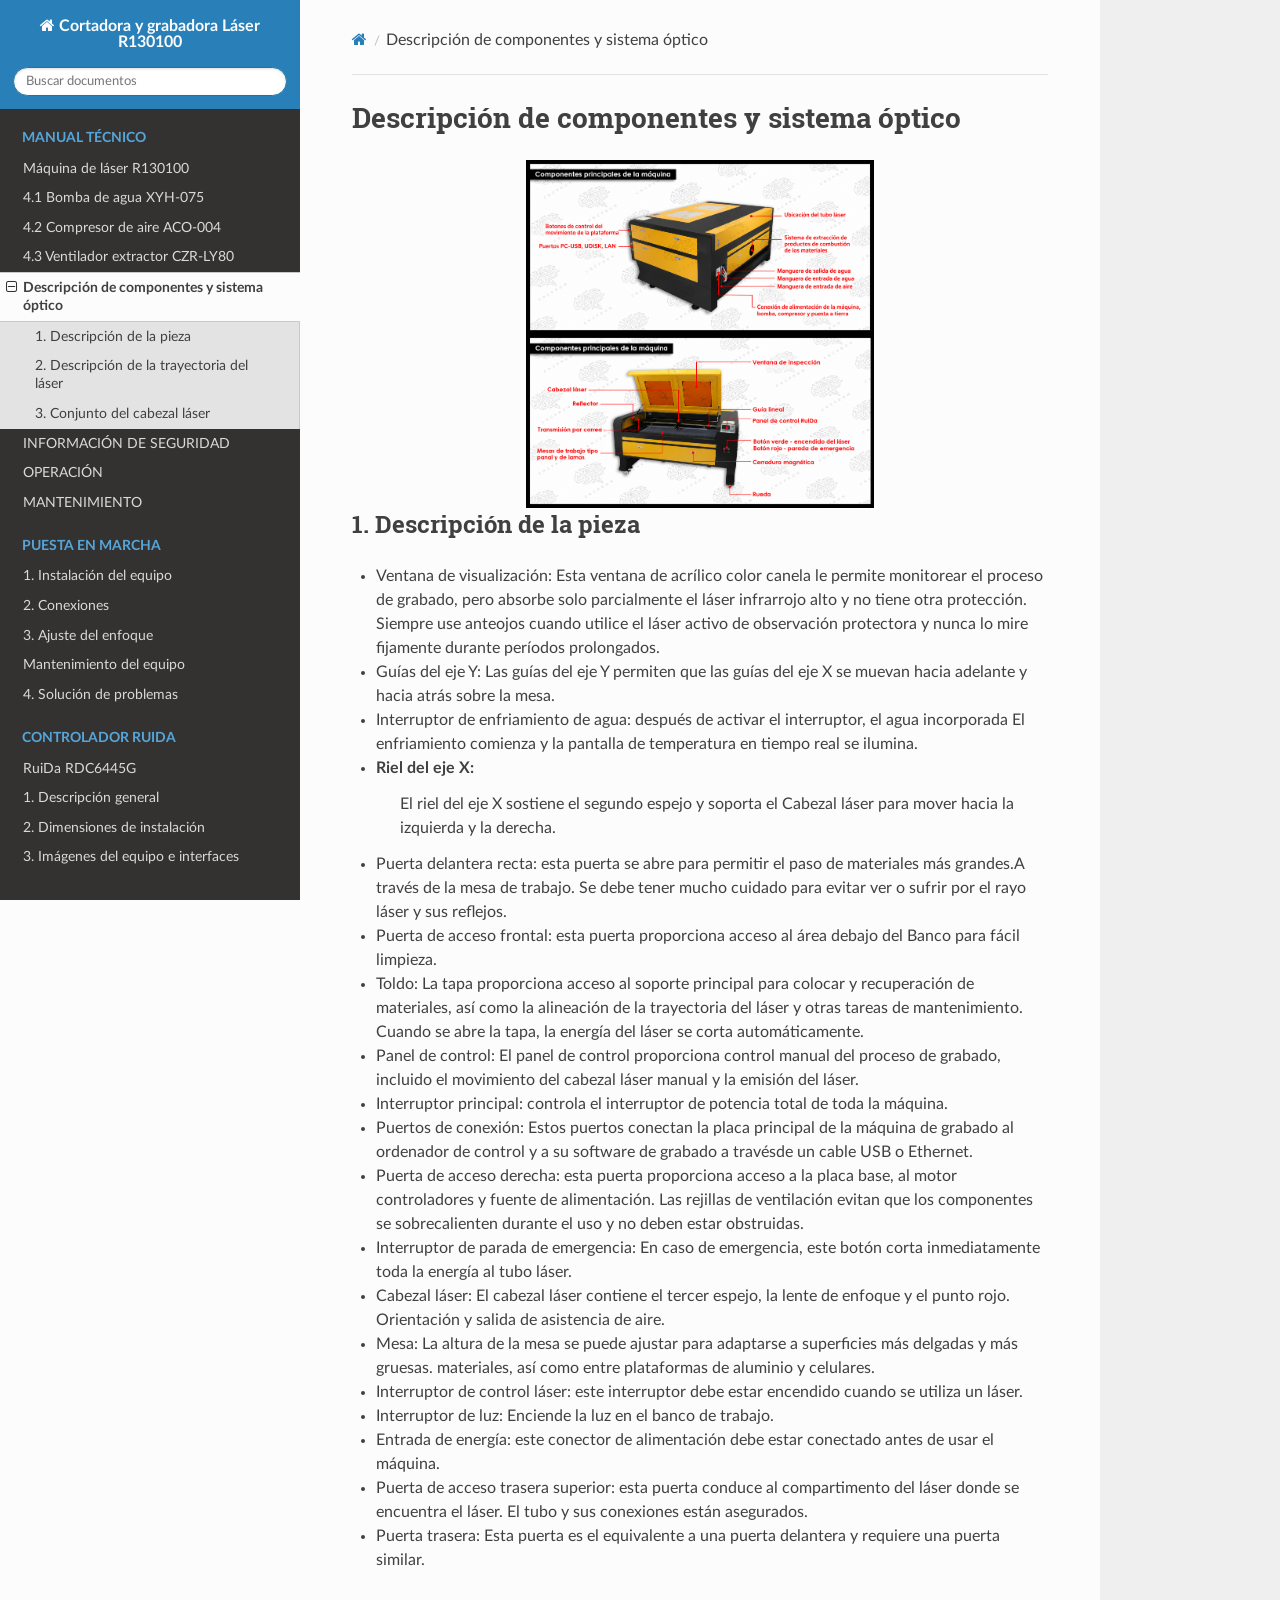
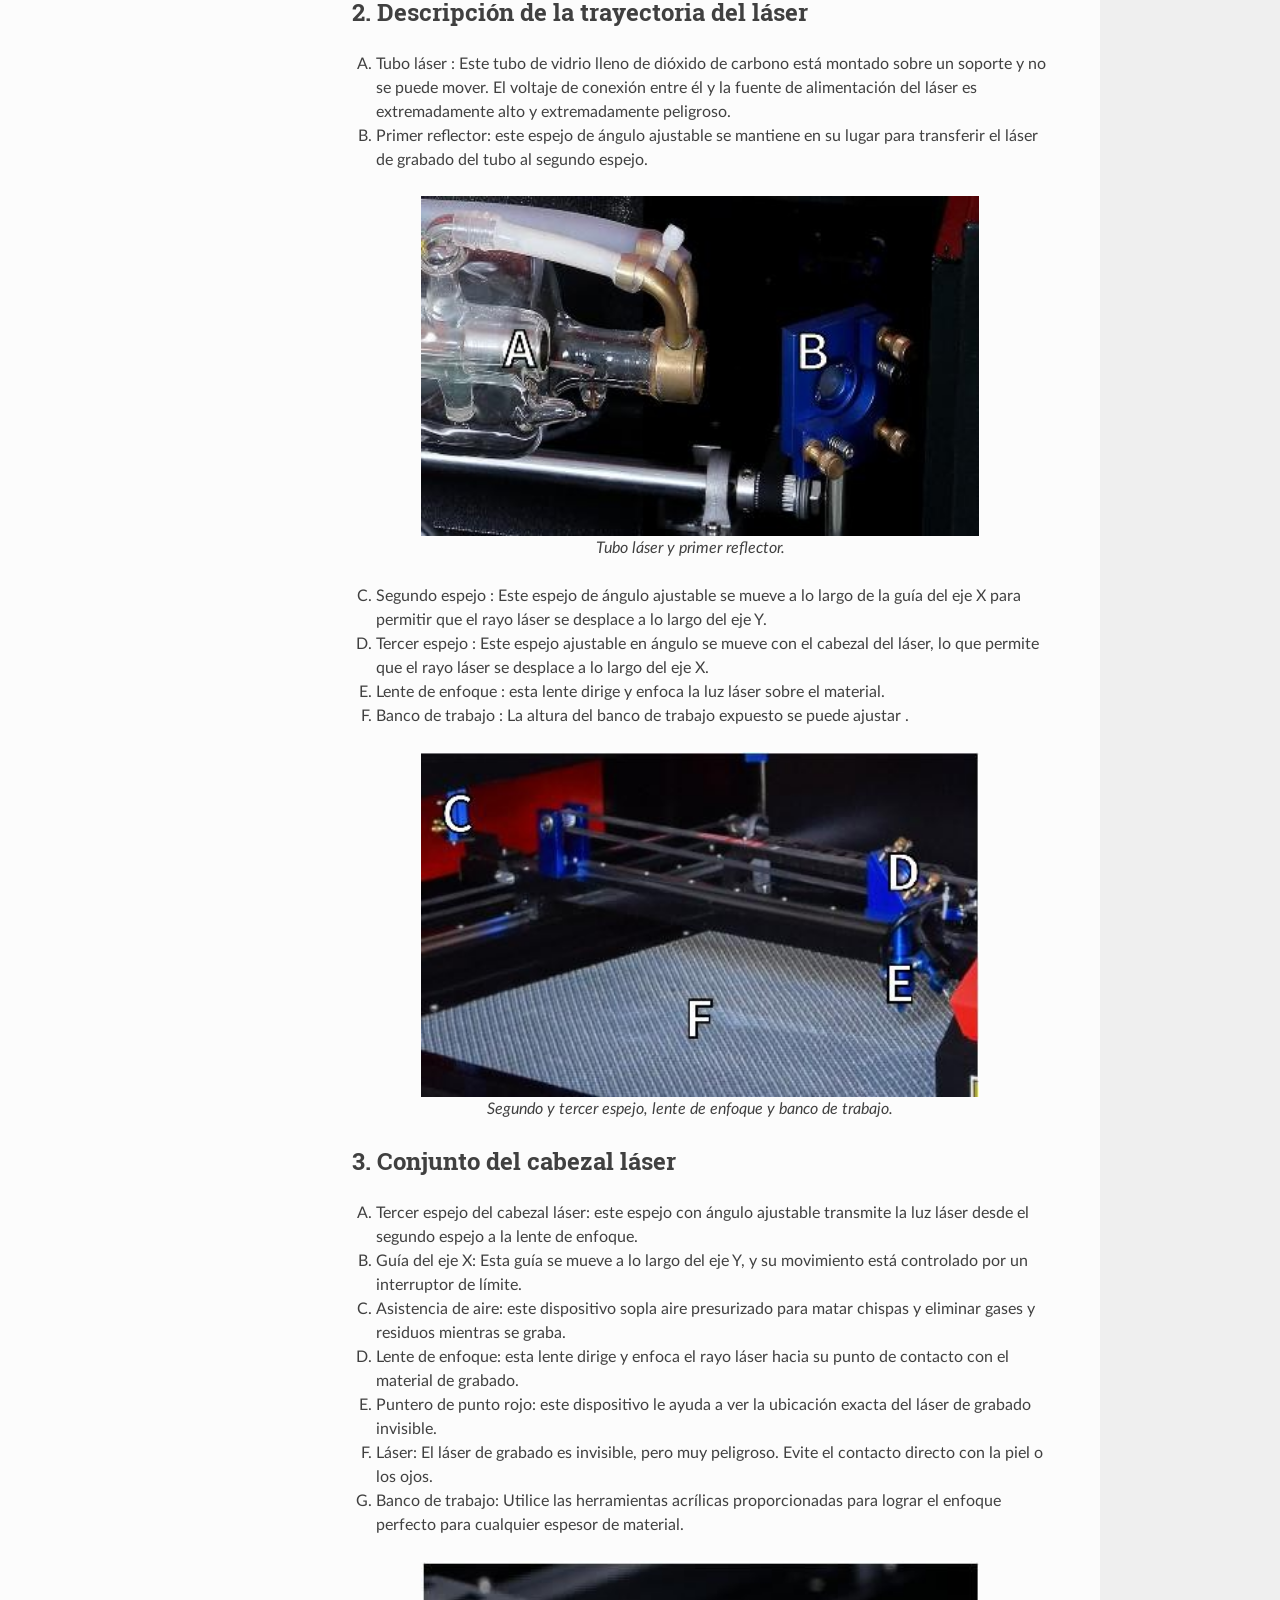
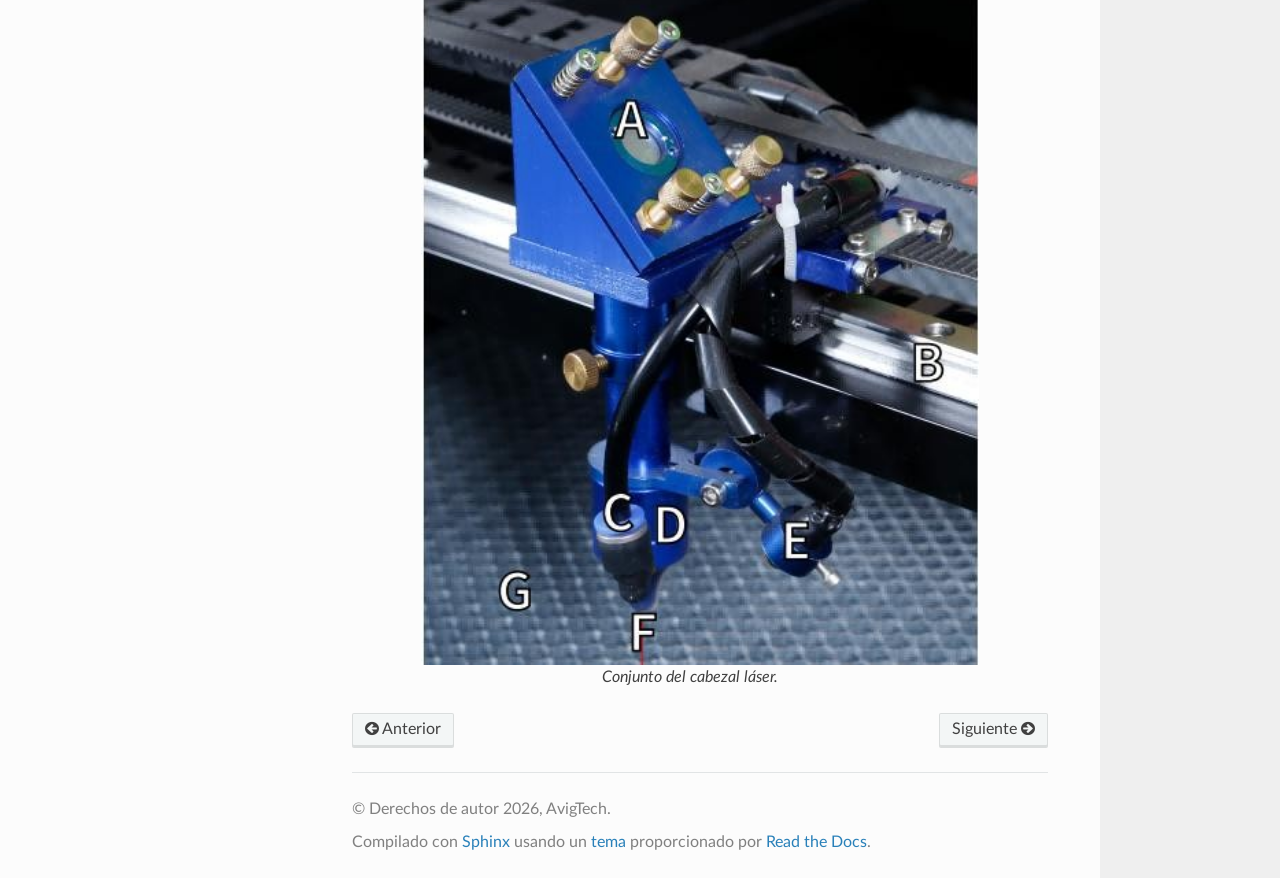
<file: documentos/tema_0/01_descripcion_componentes.html>
<!DOCTYPE html>
<html class="writer-html5" lang="es" data-content_root="../../">
<head>
  <meta charset="utf-8" /><meta name="viewport" content="width=device-width, initial-scale=1" />

  <meta name="viewport" content="width=device-width, initial-scale=1.0" />
  <title>Descripción de componentes y sistema óptico &mdash; documentación de Cortadora y grabadora Láser R130100 - 1.1</title>
      <link rel="stylesheet" type="text/css" href="../../_static/pygments.css?v=b86133f3" />
      <link rel="stylesheet" type="text/css" href="../../_static/css/theme.css?v=9edc463e" />
      <link rel="stylesheet" type="text/css" href="../../_static/copybutton.css?v=76b2166b" />
      <link rel="stylesheet" type="text/css" href="../../_static/css/custom.css?v=23a32747" />

  
      <script src="../../_static/jquery.js?v=5d32c60e"></script>
      <script src="../../_static/_sphinx_javascript_frameworks_compat.js?v=2cd50e6c"></script>
      <script src="../../_static/documentation_options.js?v=ed4e2bf4"></script>
      <script src="../../_static/doctools.js?v=9bcbadda"></script>
      <script src="../../_static/sphinx_highlight.js?v=dc90522c"></script>
      <script src="../../_static/clipboard.min.js?v=a7894cd8"></script>
      <script src="../../_static/copybutton.js?v=f281be69"></script>
      <script src="../../_static/translations.js?v=f85f4cfb"></script>
    <script src="../../_static/js/theme.js"></script>
    <link rel="index" title="Índice" href="../../genindex.html" />
    <link rel="search" title="Búsqueda" href="../../search.html" />
    <link rel="next" title="INFORMACIÓN DE SEGURIDAD" href="02_seguridad.html" />
    <link rel="prev" title="Máquina de láser R130100" href="0_introduccion.html" /> 
</head>

<body class="wy-body-for-nav"> 
  <div class="wy-grid-for-nav">
    <nav data-toggle="wy-nav-shift" class="wy-nav-side">
      <div class="wy-side-scroll">
        <div class="wy-side-nav-search" >

          
          
          <a href="../../index.html" class="icon icon-home">
            Cortadora y grabadora Láser R130100
          </a>
<div role="search">
  <form id="rtd-search-form" class="wy-form" action="../../search.html" method="get">
    <input type="text" name="q" placeholder="Buscar documentos" aria-label="Buscar documentos" />
    <input type="hidden" name="check_keywords" value="yes" />
    <input type="hidden" name="area" value="default" />
  </form>
</div>
        </div><div class="wy-menu wy-menu-vertical" data-spy="affix" role="navigation" aria-label="Navigation menu">
              <p class="caption" role="heading"><span class="caption-text">Manual Técnico</span></p>
<ul class="current">
<li class="toctree-l1"><a class="reference internal" href="0_introduccion.html">Máquina de láser R130100</a></li>
<li class="toctree-l1"><a class="reference internal" href="0_introduccion.html#bomba-de-agua-xyh-075">4.1 Bomba de agua XYH-075</a></li>
<li class="toctree-l1"><a class="reference internal" href="0_introduccion.html#compresor-de-aire-aco-004">4.2 Compresor de aire ACO-004</a></li>
<li class="toctree-l1"><a class="reference internal" href="0_introduccion.html#ventilador-extractor-czr-ly80">4.3 Ventilador extractor CZR-LY80</a></li>
<li class="toctree-l1 current"><a class="current reference internal" href="#">Descripción de componentes y sistema óptico</a><ul>
<li class="toctree-l2"><a class="reference internal" href="#descripcion-de-la-pieza">1. Descripción de la pieza</a></li>
<li class="toctree-l2"><a class="reference internal" href="#descripcion-de-la-trayectoria-del-laser">2. Descripción de la trayectoria del láser</a></li>
<li class="toctree-l2"><a class="reference internal" href="#conjunto-del-cabezal-laser">3. Conjunto del cabezal láser</a></li>
</ul>
</li>
<li class="toctree-l1"><a class="reference internal" href="02_seguridad.html">INFORMACIÓN DE SEGURIDAD</a></li>
<li class="toctree-l1"><a class="reference internal" href="04_operacion.html">OPERACIÓN</a></li>
<li class="toctree-l1"><a class="reference internal" href="05_mantenimiento.html">MANTENIMIENTO</a></li>
</ul>
<p class="caption" role="heading"><span class="caption-text">Puesta en Marcha</span></p>
<ul>
<li class="toctree-l1"><a class="reference internal" href="../tema_1/0_puesta_en_marcha.html">1. Instalación del equipo</a></li>
<li class="toctree-l1"><a class="reference internal" href="../tema_1/0_puesta_en_marcha.html#conexiones">2. Conexiones</a></li>
<li class="toctree-l1"><a class="reference internal" href="../tema_1/0_puesta_en_marcha.html#ajuste-del-enfoque">3. Ajuste del enfoque</a></li>
<li class="toctree-l1"><a class="reference internal" href="../tema_1/0_puesta_en_marcha.html#mantenimiento-del-equipo">Mantenimiento del equipo</a></li>
<li class="toctree-l1"><a class="reference internal" href="../tema_1/0_puesta_en_marcha.html#solucion-de-problemas">4. Solución de problemas</a></li>
</ul>
<p class="caption" role="heading"><span class="caption-text">Controlador Ruida</span></p>
<ul>
<li class="toctree-l1"><a class="reference internal" href="../tema_2/00_controlador.html">RuiDa RDC6445G</a></li>
<li class="toctree-l1"><a class="reference internal" href="../tema_2/00_controlador.html#descripcion-general">1. Descripción general</a></li>
<li class="toctree-l1"><a class="reference internal" href="../tema_2/00_controlador.html#dimensiones-de-instalacion">2. Dimensiones de instalación</a></li>
<li class="toctree-l1"><a class="reference internal" href="../tema_2/00_controlador.html#imagenes-del-equipo-e-interfaces">3. Imágenes del equipo e interfaces</a></li>
<li class="toctree-l1"><a class="reference internal" href="../tema_2/00_controlador.html#descripcion-de-las-senales-de-interfaz-de-la-placa-principal">4. Descripción de las señales de interfaz de la placa principal</a></li>
<li class="toctree-l1"><a class="reference internal" href="../tema_2/00_controlador.html#ejemplos-de-interfaz-de-potencia-laser">5. Ejemplos de interfaz de potencia láser</a></li>
<li class="toctree-l1"><a class="reference internal" href="../tema_2/00_controlador.html#ejemplos-de-interfaz-de-driver-para-motor-paso-a-paso-servo">6. Ejemplos de interfaz de driver para motor paso a paso/servo</a></li>
<li class="toctree-l1"><a class="reference internal" href="../tema_2/00_controlador.html#ejemplos-de-cableado-de-puertos-de-e-s">7. Ejemplos de cableado de puertos de E/S</a></li>
<li class="toctree-l1"><a class="reference internal" href="../tema_2/00_controlador.html#instrucciones-de-operacion-del-panel">8. Instrucciones de operación del panel</a></li>
<li class="toctree-l1"><a class="reference internal" href="../tema_2/00_controlador.html#explicacion-de-parametros-de-fabricante-y-usuario">9. Explicación de parámetros de fabricante y usuario</a></li>
</ul>
<p class="caption" role="heading"><span class="caption-text">Seguridad y Ejemplos</span></p>
<ul>
<li class="toctree-l1"><a class="reference internal" href="../tema_3/0_seguridad_uso.html">Seguridad y recomendaciones de uso</a></li>
<li class="toctree-l1"><a class="reference internal" href="../tema_3/1_ejemplos.html">Ejemplos</a></li>
</ul>

        </div>
      </div>
    </nav>

    <section data-toggle="wy-nav-shift" class="wy-nav-content-wrap"><nav class="wy-nav-top" aria-label="Mobile navigation menu" >
          <i data-toggle="wy-nav-top" class="fa fa-bars"></i>
          <a href="../../index.html">Cortadora y grabadora Láser R130100</a>
      </nav>

      <div class="wy-nav-content">
        <div class="rst-content">
          <div role="navigation" aria-label="Page navigation">
  <ul class="wy-breadcrumbs">
      <li><a href="../../index.html" class="icon icon-home" aria-label="Home"></a></li>
      <li class="breadcrumb-item active">Descripción de componentes y sistema óptico</li>
      <li class="wy-breadcrumbs-aside">
      </li>
  </ul>
  <hr/>
</div>
          <div role="main" class="document" itemscope="itemscope" itemtype="http://schema.org/Article">
           <div itemprop="articleBody">
             
  <section id="descripcion-de-componentes-y-sistema-optico">
<h1>Descripción de componentes y sistema óptico<a class="headerlink" href="#descripcion-de-componentes-y-sistema-optico" title="Link to this heading"></a></h1>
<a class="reference internal image-reference" href="../../_images/cortadora.png"><img alt="../../_images/cortadora.png" class="align-center" src="../../_images/cortadora.png" style="width: 50%;" />
</a>
<a class="reference internal image-reference" href="../../_images/cortadora_2.png"><img alt="../../_images/cortadora_2.png" class="align-center" src="../../_images/cortadora_2.png" style="width: 50%;" />
</a>
<section id="descripcion-de-la-pieza">
<h2>1. Descripción de la pieza<a class="headerlink" href="#descripcion-de-la-pieza" title="Link to this heading"></a></h2>
<ul class="simple">
<li><p>Ventana de visualización: Esta ventana de acrílico color canela le
permite monitorear el proceso de grabado, pero absorbe solo parcialmente
el láser infrarrojo alto y no tiene otra protección. Siempre use
anteojos cuando utilice el láser activo de observación protectora y
nunca lo mire fijamente durante períodos prolongados.</p></li>
<li><p>Guías del eje Y: Las guías del eje Y permiten que las guías del eje X
se muevan hacia adelante y hacia atrás sobre la mesa.</p></li>
<li><p>Interruptor de enfriamiento de agua: después de activar el interruptor,
el agua incorporada El enfriamiento comienza y la pantalla de
temperatura en tiempo real se ilumina.</p></li>
<li><dl class="simple">
<dt>Riel del eje X:</dt><dd><p>El riel del eje X sostiene el segundo espejo y soporta el Cabezal láser para mover hacia la izquierda y la derecha.</p>
</dd>
</dl>
</li>
<li><p>Puerta delantera recta: esta puerta se abre para permitir el paso de
materiales más grandes.A través de la mesa de trabajo. Se debe tener mucho cuidado para
evitar ver o sufrir por el rayo láser y sus reflejos.</p></li>
<li><p>Puerta de acceso frontal: esta puerta proporciona acceso al área debajo
del Banco para fácil limpieza.</p></li>
<li><p>Toldo: La tapa proporciona acceso al soporte principal para colocar y
recuperación de materiales, así como la alineación de la trayectoria del
láser y otras tareas de mantenimiento. Cuando se abre la tapa, la
energía del láser se corta automáticamente.</p></li>
<li><p>Panel de control: El panel de control proporciona control manual del
proceso de grabado, incluido el movimiento del cabezal láser manual y la
emisión del láser.</p></li>
<li><p>Interruptor principal: controla el interruptor de potencia total de toda la máquina.</p></li>
<li><p>Puertos de conexión: Estos puertos conectan la placa principal de la máquina de grabado al ordenador de control y a su software de
grabado a travésde un cable USB o Ethernet.</p></li>
<li><p>Puerta de acceso derecha: esta puerta proporciona acceso a la placa
base, al motor controladores y fuente de alimentación. Las rejillas de ventilación
evitan que los componentes se sobrecalienten durante el uso y no
deben estar obstruidas.</p></li>
<li><p>Interruptor de parada de emergencia: En caso de emergencia, este botón corta inmediatamente toda la energía al tubo láser.</p></li>
<li><p>Cabezal láser: El cabezal láser contiene el tercer espejo, la lente de enfoque y el punto rojo. Orientación y salida de asistencia de aire.</p></li>
<li><p>Mesa: La altura de la mesa se puede ajustar para adaptarse a
superficies más delgadas y más gruesas. materiales, así como entre plataformas de aluminio y celulares.</p></li>
<li><p>Interruptor de control láser: este interruptor debe estar encendido
cuando se utiliza un láser.</p></li>
<li><p>Interruptor de luz: Enciende la luz en el banco de trabajo.</p></li>
<li><p>Entrada de energía: este conector de alimentación debe estar conectado
antes de usar el máquina.</p></li>
<li><p>Puerta de acceso trasera superior: esta puerta conduce al compartimento
del láser donde se encuentra el láser. El tubo y sus conexiones están asegurados.</p></li>
<li><p>Puerta trasera: Esta puerta es el equivalente a una puerta delantera y requiere una puerta similar.</p></li>
</ul>
</section>
<section id="descripcion-de-la-trayectoria-del-laser">
<h2>2. Descripción de la trayectoria del láser<a class="headerlink" href="#descripcion-de-la-trayectoria-del-laser" title="Link to this heading"></a></h2>
<ol class="upperalpha simple">
<li><p>Tubo láser : Este tubo de vidrio lleno de dióxido de carbono está
montado sobre un soporte y no se puede mover. El voltaje de conexión
entre él y la fuente de alimentación del láser es extremadamente alto
y extremadamente peligroso.</p></li>
<li><p>Primer reflector: este espejo de ángulo ajustable se mantiene en su
lugar para transferir el láser de grabado del tubo al segundo espejo.</p></li>
</ol>
<figure class="align-center" id="id1">
<a class="reference internal image-reference" href="../../_images/01_tubo_laser_primer_reflector.jpg"><img alt="../../_images/01_tubo_laser_primer_reflector.jpg" src="../../_images/01_tubo_laser_primer_reflector.jpg" style="width: 80%;" />
</a>
<figcaption>
<p><span class="caption-text">Tubo láser y primer reflector.</span><a class="headerlink" href="#id1" title="Link to this image"></a></p>
</figcaption>
</figure>
<ol class="upperalpha simple" start="3">
<li><p>Segundo espejo : Este espejo de ángulo ajustable se mueve a lo largo
de la guía del eje X para permitir que el rayo láser se desplace a lo
largo del eje Y.</p></li>
<li><p>Tercer espejo : Este espejo ajustable en ángulo se mueve con el
cabezal del láser, lo que permite que el rayo láser se desplace a lo
largo del eje X.</p></li>
<li><p>Lente de enfoque : esta lente dirige y enfoca la luz láser sobre el
material.</p></li>
<li><p>Banco de trabajo : La altura del banco de trabajo expuesto se puede
ajustar .</p></li>
</ol>
<figure class="align-center" id="id2">
<a class="reference internal image-reference" href="../../_images/02_trayectoria_optica_mesa.jpg"><img alt="../../_images/02_trayectoria_optica_mesa.jpg" src="../../_images/02_trayectoria_optica_mesa.jpg" style="width: 80%;" />
</a>
<figcaption>
<p><span class="caption-text">Segundo y tercer espejo, lente de enfoque y banco de trabajo.</span><a class="headerlink" href="#id2" title="Link to this image"></a></p>
</figcaption>
</figure>
</section>
<section id="conjunto-del-cabezal-laser">
<h2>3. Conjunto del cabezal láser<a class="headerlink" href="#conjunto-del-cabezal-laser" title="Link to this heading"></a></h2>
<ol class="upperalpha simple">
<li><p>Tercer espejo del cabezal láser: este espejo con ángulo ajustable
transmite la luz láser desde el segundo espejo a la lente de enfoque.</p></li>
<li><p>Guía del eje X: Esta guía se mueve a lo largo del eje Y, y su
movimiento está controlado por un interruptor de límite.</p></li>
<li><p>Asistencia de aire: este dispositivo sopla aire presurizado para
matar chispas y eliminar gases y residuos mientras se graba.</p></li>
<li><p>Lente de enfoque: esta lente dirige y enfoca el rayo láser hacia su
punto de contacto con el material de grabado.</p></li>
<li><p>Puntero de punto rojo: este dispositivo le ayuda a ver la ubicación
exacta del láser de grabado invisible.</p></li>
<li><p>Láser: El láser de grabado es invisible, pero muy peligroso. Evite el
contacto directo con la piel o los ojos.</p></li>
<li><p>Banco de trabajo: Utilice las herramientas acrílicas proporcionadas
para lograr el enfoque perfecto para cualquier espesor de material.</p></li>
</ol>
<figure class="align-center" id="id3">
<a class="reference internal image-reference" href="../../_images/04_conjunto_cabezal_laser.jpg"><img alt="../../_images/04_conjunto_cabezal_laser.jpg" src="../../_images/04_conjunto_cabezal_laser.jpg" style="width: 80%;" />
</a>
<figcaption>
<p><span class="caption-text">Conjunto del cabezal láser.</span><a class="headerlink" href="#id3" title="Link to this image"></a></p>
</figcaption>
</figure>
</section>
</section>


           </div>
          </div>
          <footer><div class="rst-footer-buttons" role="navigation" aria-label="Pie de página">
        <a href="0_introduccion.html" class="btn btn-neutral float-left" title="Máquina de láser R130100" accesskey="p" rel="prev"><span class="fa fa-arrow-circle-left" aria-hidden="true"></span> Anterior</a>
        <a href="02_seguridad.html" class="btn btn-neutral float-right" title="INFORMACIÓN DE SEGURIDAD" accesskey="n" rel="next">Siguiente <span class="fa fa-arrow-circle-right" aria-hidden="true"></span></a>
    </div>

  <hr/>

  <div role="contentinfo">
    <p>&#169; Derechos de autor 2026, AvigTech.</p>
  </div>

  Compilado con <a href="https://www.sphinx-doc.org/">Sphinx</a> usando un
    <a href="https://github.com/readthedocs/sphinx_rtd_theme">tema</a>
    proporcionado por <a href="https://readthedocs.org">Read the Docs</a>.
   

</footer>
        </div>
      </div>
    </section>
  </div>
  <script>
      jQuery(function () {
          SphinxRtdTheme.Navigation.enable(true);
      });
  </script> 

</body>
</html>
</file>
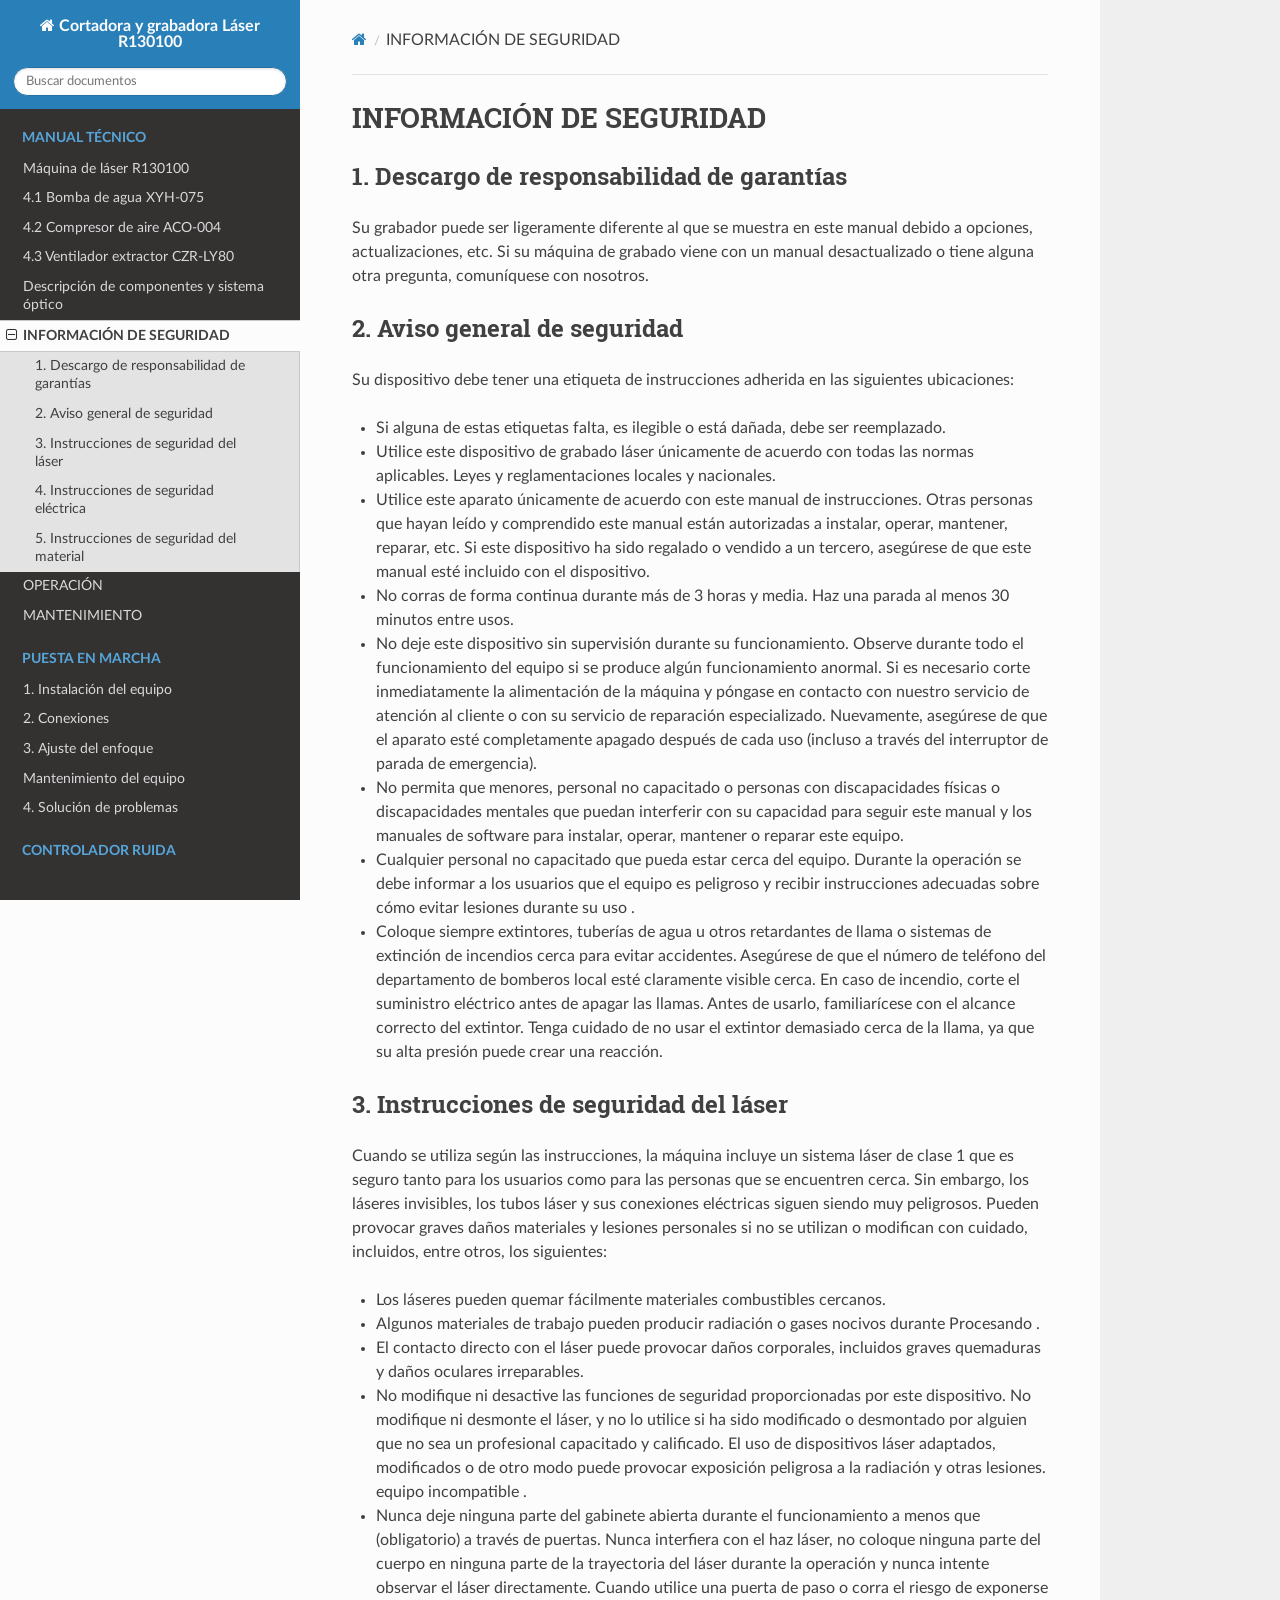
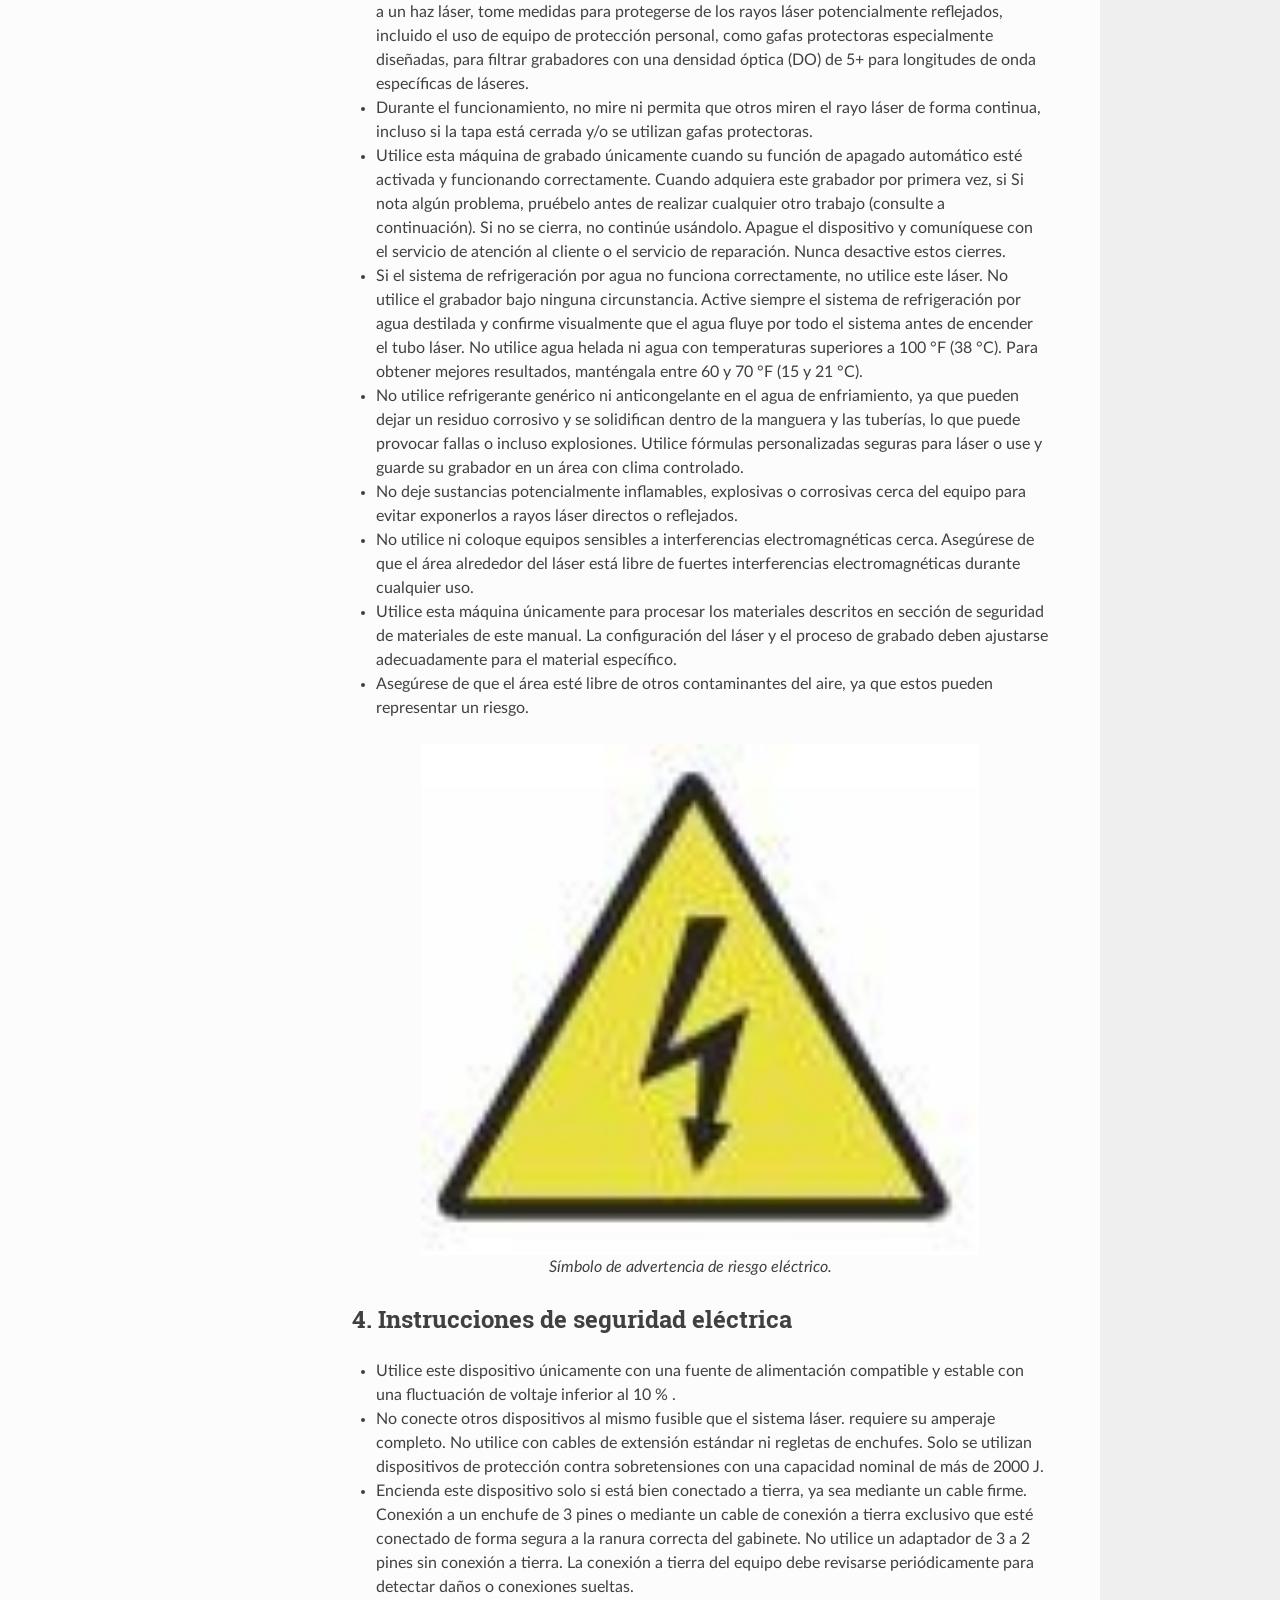
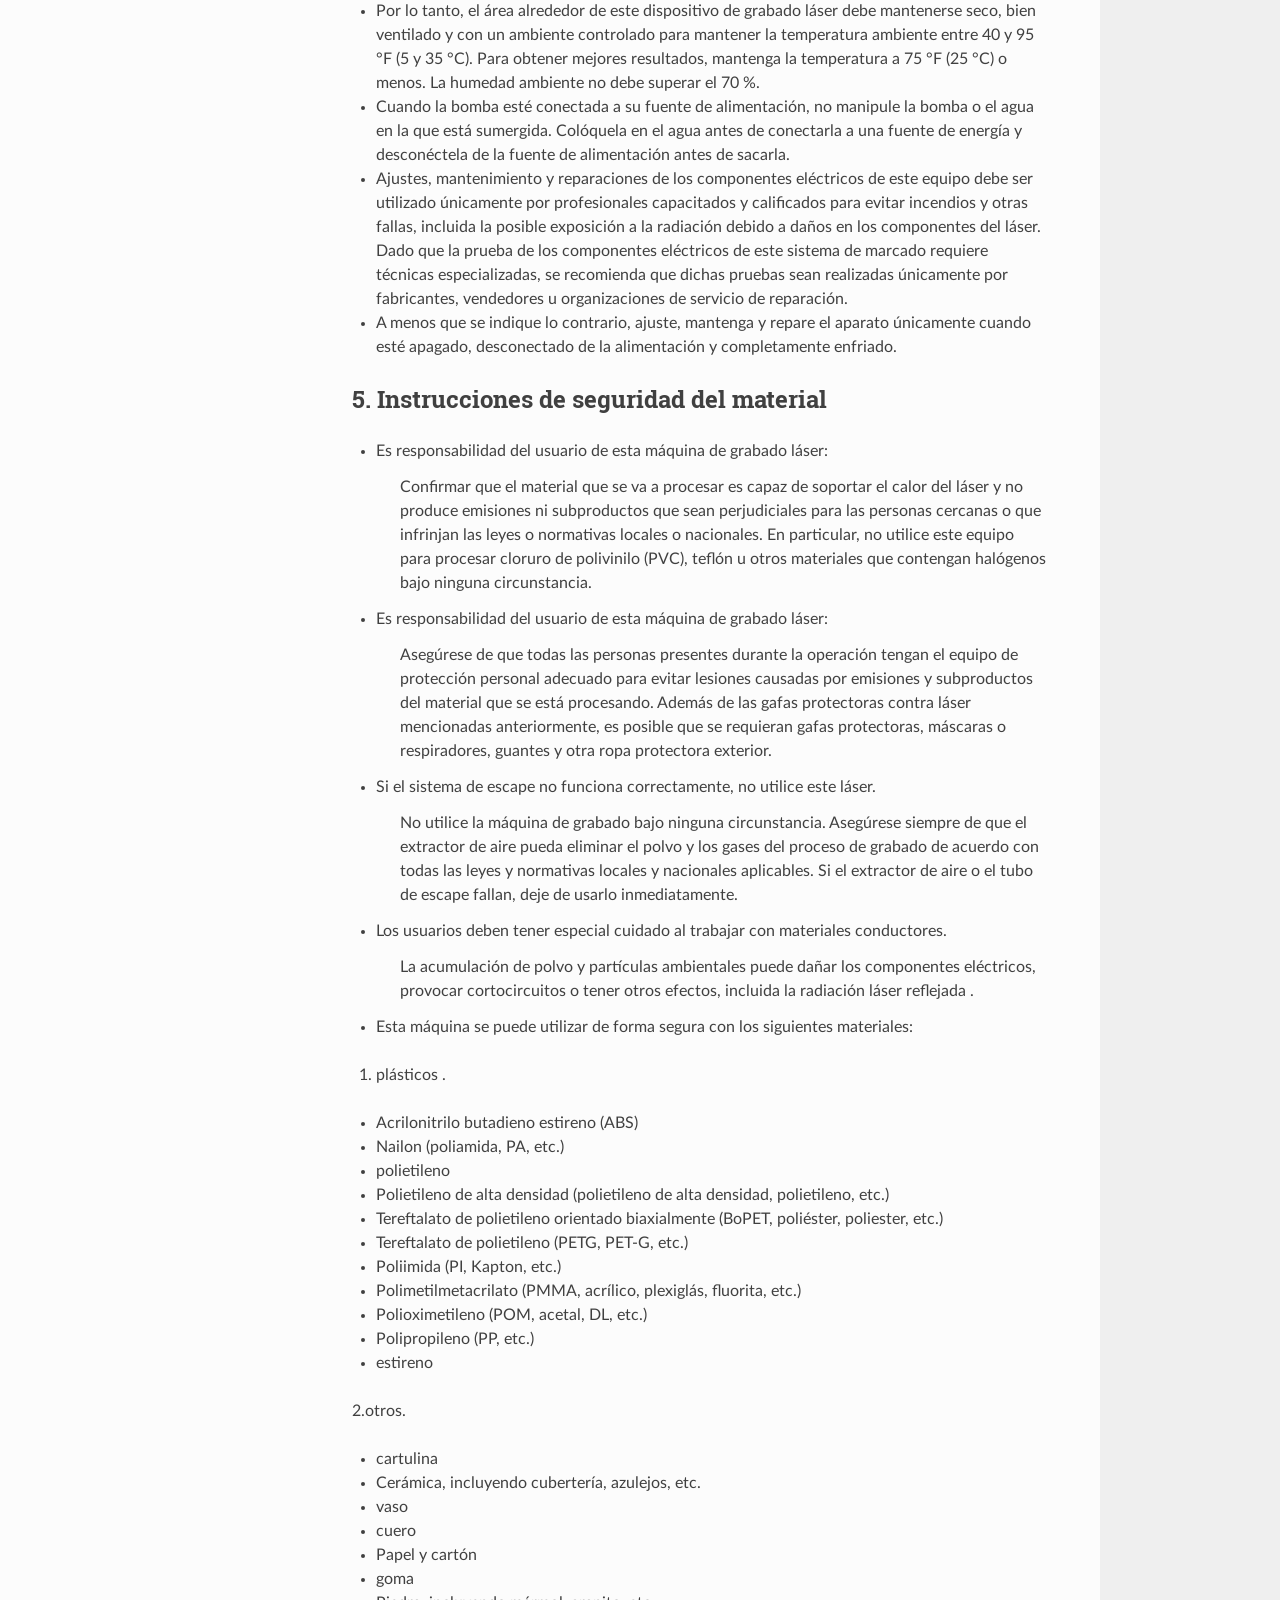
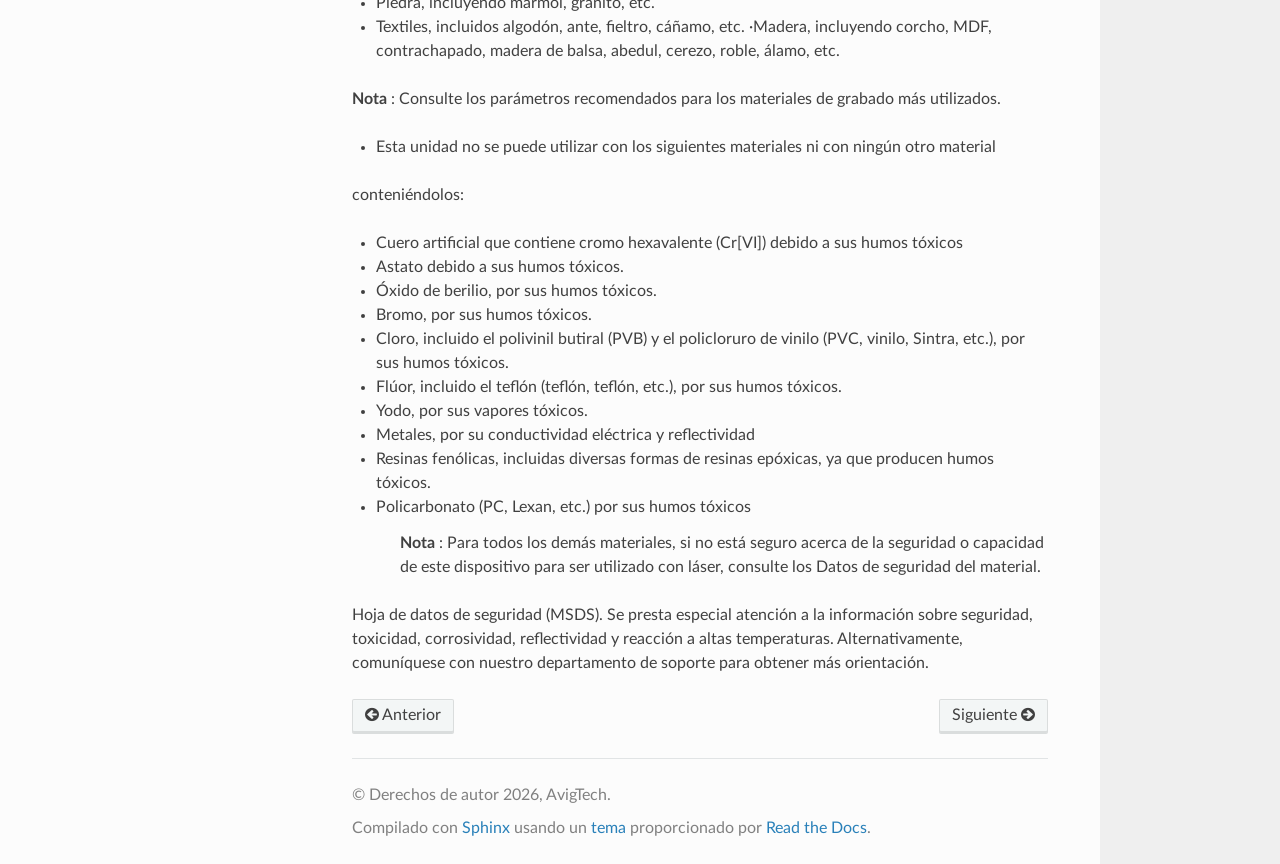
<file: documentos/tema_0/02_seguridad.html>
<!DOCTYPE html>
<html class="writer-html5" lang="es" data-content_root="../../">
<head>
  <meta charset="utf-8" /><meta name="viewport" content="width=device-width, initial-scale=1" />

  <meta name="viewport" content="width=device-width, initial-scale=1.0" />
  <title>INFORMACIÓN DE SEGURIDAD &mdash; documentación de Cortadora y grabadora Láser R130100 - 1.1</title>
      <link rel="stylesheet" type="text/css" href="../../_static/pygments.css?v=b86133f3" />
      <link rel="stylesheet" type="text/css" href="../../_static/css/theme.css?v=9edc463e" />
      <link rel="stylesheet" type="text/css" href="../../_static/copybutton.css?v=76b2166b" />
      <link rel="stylesheet" type="text/css" href="../../_static/css/custom.css?v=23a32747" />

  
      <script src="../../_static/jquery.js?v=5d32c60e"></script>
      <script src="../../_static/_sphinx_javascript_frameworks_compat.js?v=2cd50e6c"></script>
      <script src="../../_static/documentation_options.js?v=ed4e2bf4"></script>
      <script src="../../_static/doctools.js?v=9bcbadda"></script>
      <script src="../../_static/sphinx_highlight.js?v=dc90522c"></script>
      <script src="../../_static/clipboard.min.js?v=a7894cd8"></script>
      <script src="../../_static/copybutton.js?v=f281be69"></script>
      <script src="../../_static/translations.js?v=f85f4cfb"></script>
    <script src="../../_static/js/theme.js"></script>
    <link rel="index" title="Índice" href="../../genindex.html" />
    <link rel="search" title="Búsqueda" href="../../search.html" />
    <link rel="next" title="OPERACIÓN" href="04_operacion.html" />
    <link rel="prev" title="Descripción de componentes y sistema óptico" href="01_descripcion_componentes.html" /> 
</head>

<body class="wy-body-for-nav"> 
  <div class="wy-grid-for-nav">
    <nav data-toggle="wy-nav-shift" class="wy-nav-side">
      <div class="wy-side-scroll">
        <div class="wy-side-nav-search" >

          
          
          <a href="../../index.html" class="icon icon-home">
            Cortadora y grabadora Láser R130100
          </a>
<div role="search">
  <form id="rtd-search-form" class="wy-form" action="../../search.html" method="get">
    <input type="text" name="q" placeholder="Buscar documentos" aria-label="Buscar documentos" />
    <input type="hidden" name="check_keywords" value="yes" />
    <input type="hidden" name="area" value="default" />
  </form>
</div>
        </div><div class="wy-menu wy-menu-vertical" data-spy="affix" role="navigation" aria-label="Navigation menu">
              <p class="caption" role="heading"><span class="caption-text">Manual Técnico</span></p>
<ul class="current">
<li class="toctree-l1"><a class="reference internal" href="0_introduccion.html">Máquina de láser R130100</a></li>
<li class="toctree-l1"><a class="reference internal" href="0_introduccion.html#bomba-de-agua-xyh-075">4.1 Bomba de agua XYH-075</a></li>
<li class="toctree-l1"><a class="reference internal" href="0_introduccion.html#compresor-de-aire-aco-004">4.2 Compresor de aire ACO-004</a></li>
<li class="toctree-l1"><a class="reference internal" href="0_introduccion.html#ventilador-extractor-czr-ly80">4.3 Ventilador extractor CZR-LY80</a></li>
<li class="toctree-l1"><a class="reference internal" href="01_descripcion_componentes.html">Descripción de componentes y sistema óptico</a></li>
<li class="toctree-l1 current"><a class="current reference internal" href="#">INFORMACIÓN DE SEGURIDAD</a><ul>
<li class="toctree-l2"><a class="reference internal" href="#descargo-de-responsabilidad-de-garantias">1. Descargo de responsabilidad de garantías</a></li>
<li class="toctree-l2"><a class="reference internal" href="#aviso-general-de-seguridad">2. Aviso general de seguridad</a></li>
<li class="toctree-l2"><a class="reference internal" href="#instrucciones-de-seguridad-del-laser">3. Instrucciones de seguridad del láser</a></li>
<li class="toctree-l2"><a class="reference internal" href="#instrucciones-de-seguridad-electrica">4. Instrucciones de seguridad eléctrica</a></li>
<li class="toctree-l2"><a class="reference internal" href="#instrucciones-de-seguridad-del-material">5. Instrucciones de seguridad del material</a></li>
</ul>
</li>
<li class="toctree-l1"><a class="reference internal" href="04_operacion.html">OPERACIÓN</a></li>
<li class="toctree-l1"><a class="reference internal" href="05_mantenimiento.html">MANTENIMIENTO</a></li>
</ul>
<p class="caption" role="heading"><span class="caption-text">Puesta en Marcha</span></p>
<ul>
<li class="toctree-l1"><a class="reference internal" href="../tema_1/0_puesta_en_marcha.html">1. Instalación del equipo</a></li>
<li class="toctree-l1"><a class="reference internal" href="../tema_1/0_puesta_en_marcha.html#conexiones">2. Conexiones</a></li>
<li class="toctree-l1"><a class="reference internal" href="../tema_1/0_puesta_en_marcha.html#ajuste-del-enfoque">3. Ajuste del enfoque</a></li>
<li class="toctree-l1"><a class="reference internal" href="../tema_1/0_puesta_en_marcha.html#mantenimiento-del-equipo">Mantenimiento del equipo</a></li>
<li class="toctree-l1"><a class="reference internal" href="../tema_1/0_puesta_en_marcha.html#solucion-de-problemas">4. Solución de problemas</a></li>
</ul>
<p class="caption" role="heading"><span class="caption-text">Controlador Ruida</span></p>
<ul>
<li class="toctree-l1"><a class="reference internal" href="../tema_2/00_controlador.html">RuiDa RDC6445G</a></li>
<li class="toctree-l1"><a class="reference internal" href="../tema_2/00_controlador.html#descripcion-general">1. Descripción general</a></li>
<li class="toctree-l1"><a class="reference internal" href="../tema_2/00_controlador.html#dimensiones-de-instalacion">2. Dimensiones de instalación</a></li>
<li class="toctree-l1"><a class="reference internal" href="../tema_2/00_controlador.html#imagenes-del-equipo-e-interfaces">3. Imágenes del equipo e interfaces</a></li>
<li class="toctree-l1"><a class="reference internal" href="../tema_2/00_controlador.html#descripcion-de-las-senales-de-interfaz-de-la-placa-principal">4. Descripción de las señales de interfaz de la placa principal</a></li>
<li class="toctree-l1"><a class="reference internal" href="../tema_2/00_controlador.html#ejemplos-de-interfaz-de-potencia-laser">5. Ejemplos de interfaz de potencia láser</a></li>
<li class="toctree-l1"><a class="reference internal" href="../tema_2/00_controlador.html#ejemplos-de-interfaz-de-driver-para-motor-paso-a-paso-servo">6. Ejemplos de interfaz de driver para motor paso a paso/servo</a></li>
<li class="toctree-l1"><a class="reference internal" href="../tema_2/00_controlador.html#ejemplos-de-cableado-de-puertos-de-e-s">7. Ejemplos de cableado de puertos de E/S</a></li>
<li class="toctree-l1"><a class="reference internal" href="../tema_2/00_controlador.html#instrucciones-de-operacion-del-panel">8. Instrucciones de operación del panel</a></li>
<li class="toctree-l1"><a class="reference internal" href="../tema_2/00_controlador.html#explicacion-de-parametros-de-fabricante-y-usuario">9. Explicación de parámetros de fabricante y usuario</a></li>
</ul>
<p class="caption" role="heading"><span class="caption-text">Seguridad y Ejemplos</span></p>
<ul>
<li class="toctree-l1"><a class="reference internal" href="../tema_3/0_seguridad_uso.html">Seguridad y recomendaciones de uso</a></li>
<li class="toctree-l1"><a class="reference internal" href="../tema_3/1_ejemplos.html">Ejemplos</a></li>
</ul>

        </div>
      </div>
    </nav>

    <section data-toggle="wy-nav-shift" class="wy-nav-content-wrap"><nav class="wy-nav-top" aria-label="Mobile navigation menu" >
          <i data-toggle="wy-nav-top" class="fa fa-bars"></i>
          <a href="../../index.html">Cortadora y grabadora Láser R130100</a>
      </nav>

      <div class="wy-nav-content">
        <div class="rst-content">
          <div role="navigation" aria-label="Page navigation">
  <ul class="wy-breadcrumbs">
      <li><a href="../../index.html" class="icon icon-home" aria-label="Home"></a></li>
      <li class="breadcrumb-item active">INFORMACIÓN DE SEGURIDAD</li>
      <li class="wy-breadcrumbs-aside">
      </li>
  </ul>
  <hr/>
</div>
          <div role="main" class="document" itemscope="itemscope" itemtype="http://schema.org/Article">
           <div itemprop="articleBody">
             
  <section id="informacion-de-seguridad">
<h1>INFORMACIÓN DE SEGURIDAD<a class="headerlink" href="#informacion-de-seguridad" title="Link to this heading"></a></h1>
<section id="descargo-de-responsabilidad-de-garantias">
<h2>1. Descargo de responsabilidad de garantías<a class="headerlink" href="#descargo-de-responsabilidad-de-garantias" title="Link to this heading"></a></h2>
<p>Su grabador puede ser ligeramente diferente al que se muestra en este
manual debido a opciones, actualizaciones, etc. Si su máquina de grabado
viene con un manual desactualizado o tiene alguna otra pregunta,
comuníquese con nosotros.</p>
</section>
<section id="aviso-general-de-seguridad">
<h2>2. Aviso general de seguridad<a class="headerlink" href="#aviso-general-de-seguridad" title="Link to this heading"></a></h2>
<p>Su dispositivo debe tener una etiqueta de instrucciones adherida en las
siguientes ubicaciones:</p>
<ul class="simple">
<li><p>Si alguna de estas etiquetas falta, es ilegible o está dañada, debe ser reemplazado.</p></li>
<li><p>Utilice este dispositivo de grabado láser únicamente de acuerdo con todas las normas aplicables. Leyes y reglamentaciones locales y nacionales.</p></li>
<li><p>Utilice este aparato únicamente de acuerdo con este manual de
instrucciones. Otras personas que hayan leído y comprendido este manual están
autorizadas a instalar, operar, mantener, reparar, etc. Si este
dispositivo ha sido regalado o vendido a un tercero, asegúrese de que
este manual esté incluido con el dispositivo.</p></li>
<li><p>No corras de forma continua durante más de 3 horas y media. Haz una
parada al menos 30 minutos entre usos.</p></li>
<li><p>No deje este dispositivo sin supervisión durante su funcionamiento.
Observe durante todo el funcionamiento del equipo si se produce algún
funcionamiento anormal. Si es necesario corte inmediatamente la alimentación de la
máquina y póngase en contacto con nuestro servicio de atención al
cliente o con su servicio de reparación especializado. Nuevamente,
asegúrese de que el aparato esté completamente apagado después de
cada uso (incluso a través del interruptor de parada de emergencia).</p></li>
<li><p>No permita que menores, personal no capacitado o personas con
discapacidades físicas o discapacidades mentales que puedan interferir con su capacidad para
seguir este manual y los manuales de software para instalar, operar,
mantener o reparar este equipo.</p></li>
<li><p>Cualquier personal no capacitado que pueda estar cerca del equipo.
Durante la operación se debe informar a los usuarios que el equipo es
peligroso y recibir instrucciones adecuadas sobre cómo evitar lesiones
durante su uso .</p></li>
<li><p>Coloque siempre extintores, tuberías de agua u otros retardantes de
llama o sistemas de extinción de incendios cerca para evitar accidentes.
Asegúrese de que el número de teléfono del departamento de bomberos
local esté claramente visible cerca. En caso de incendio, corte el
suministro eléctrico antes de apagar las llamas. Antes de usarlo,
familiarícese con el alcance correcto del extintor. Tenga cuidado de
no usar el extintor demasiado cerca de la llama, ya que su alta
presión puede crear una reacción.</p></li>
</ul>
</section>
<section id="instrucciones-de-seguridad-del-laser">
<h2>3. Instrucciones de seguridad del láser<a class="headerlink" href="#instrucciones-de-seguridad-del-laser" title="Link to this heading"></a></h2>
<p>Cuando se utiliza según las instrucciones, la máquina incluye un sistema
láser de clase 1 que es seguro tanto para los usuarios como para las
personas que se encuentren cerca. Sin embargo, los láseres invisibles,
los tubos láser y sus conexiones eléctricas siguen siendo muy
peligrosos. Pueden provocar graves daños materiales y lesiones
personales si no se utilizan o modifican con cuidado, incluidos, entre
otros, los siguientes:</p>
<ul class="simple">
<li><p>Los láseres pueden quemar fácilmente materiales combustibles cercanos.</p></li>
<li><p>Algunos materiales de trabajo pueden producir radiación o gases nocivos
durante Procesando .</p></li>
<li><p>El contacto directo con el láser puede provocar daños corporales,
incluidos graves quemaduras y daños oculares irreparables.</p></li>
<li><p>No modifique ni desactive las funciones de seguridad proporcionadas por
este dispositivo. No modifique ni desmonte el láser, y no lo utilice si ha sido
modificado o desmontado por alguien que no sea un profesional
capacitado y calificado. El uso de dispositivos láser adaptados,
modificados o de otro modo puede provocar exposición peligrosa a la
radiación y otras lesiones. equipo incompatible .</p></li>
<li><p>Nunca deje ninguna parte del gabinete abierta durante el funcionamiento
a menos que (obligatorio) a través de puertas. Nunca interfiera con el haz láser,
no coloque ninguna parte del cuerpo en ninguna parte de la
trayectoria del láser durante la operación y nunca intente observar
el láser directamente. Cuando utilice una puerta de paso o corra el
riesgo de exponerse a un haz láser, tome medidas para protegerse de
los rayos láser potencialmente reflejados, incluido el uso de equipo
de protección personal, como gafas protectoras especialmente
diseñadas, para filtrar grabadores con una densidad óptica (DO) de 5+
para longitudes de onda específicas de láseres.</p></li>
<li><p>Durante el funcionamiento, no mire ni permita que otros miren el rayo
láser de forma continua, incluso si la tapa está cerrada y/o se utilizan gafas protectoras.</p></li>
<li><p>Utilice esta máquina de grabado únicamente cuando su función de apagado
automático esté activada y funcionando correctamente. Cuando adquiera este grabador por primera
vez, si Si nota algún problema, pruébelo antes de realizar cualquier
otro trabajo (consulte a continuación). Si no se cierra, no continúe
usándolo. Apague el dispositivo y comuníquese con el servicio de
atención al cliente o el servicio de reparación. Nunca desactive
estos cierres.</p></li>
<li><p>Si el sistema de refrigeración por agua no funciona correctamente, no utilice este láser.
No utilice el grabador bajo ninguna circunstancia. Active siempre el
sistema de refrigeración por agua destilada y confirme visualmente que el agua
fluye por todo el sistema antes de encender el tubo láser. No utilice
agua helada ni agua con temperaturas superiores a 100 °F (38 °C).
Para obtener mejores resultados, manténgala entre 60 y 70 °F (15 y 21
°C).</p></li>
<li><p>No utilice refrigerante genérico ni anticongelante en el agua de
enfriamiento, ya que pueden dejar un residuo corrosivo y se solidifican dentro de la manguera y
las tuberías, lo que puede provocar fallas o incluso explosiones.
Utilice fórmulas personalizadas seguras para láser o use y guarde su
grabador en un área con clima controlado.</p></li>
<li><p>No deje sustancias potencialmente inflamables, explosivas
o corrosivas cerca del equipo para evitar exponerlos a rayos láser directos o
reflejados.</p></li>
<li><p>No utilice ni coloque equipos sensibles a interferencias
electromagnéticas cerca. Asegúrese de que el área alrededor del láser está libre de fuertes interferencias
electromagnéticas durante cualquier uso.</p></li>
<li><p>Utilice esta máquina únicamente para procesar los materiales descritos en sección de seguridad de materiales de este manual. La configuración
del láser y el proceso de grabado deben ajustarse adecuadamente para el material específico.</p></li>
<li><p>Asegúrese de que el área esté libre de otros contaminantes del aire, ya
que estos pueden representar un riesgo.</p></li>
</ul>
<figure class="align-center" id="id1">
<a class="reference internal image-reference" href="../../_images/05_advertencia_riesgo_electrico.jpg"><img alt="../../_images/05_advertencia_riesgo_electrico.jpg" src="../../_images/05_advertencia_riesgo_electrico.jpg" style="width: 80%;" />
</a>
<figcaption>
<p><span class="caption-text">Símbolo de advertencia de riesgo eléctrico.</span><a class="headerlink" href="#id1" title="Link to this image"></a></p>
</figcaption>
</figure>
</section>
<section id="instrucciones-de-seguridad-electrica">
<h2>4. Instrucciones de seguridad eléctrica<a class="headerlink" href="#instrucciones-de-seguridad-electrica" title="Link to this heading"></a></h2>
<ul class="simple">
<li><p>Utilice este dispositivo únicamente con una fuente de alimentación
compatible y estable con una fluctuación de voltaje inferior al 10 % .</p></li>
<li><p>No conecte otros dispositivos al mismo fusible que el sistema láser.
requiere su amperaje completo. No utilice con cables de extensión
estándar ni regletas de enchufes. Solo se utilizan dispositivos de
protección contra sobretensiones con una capacidad nominal de más de
2000 J.</p></li>
<li><p>Encienda este dispositivo solo si está bien conectado a tierra, ya sea
mediante un cable firme. Conexión a un enchufe de 3 pines o mediante un cable de conexión a
tierra exclusivo que esté conectado de forma segura a la ranura
correcta del gabinete. No utilice un adaptador de 3 a 2 pines sin
conexión a tierra. La conexión a tierra del equipo debe revisarse
periódicamente para detectar daños o conexiones sueltas.</p></li>
<li><p>Por lo tanto, el área alrededor de este dispositivo de grabado láser
debe mantenerse seco, bien ventilado y con un ambiente controlado para mantener la
temperatura ambiente entre 40 y 95 °F (5 y 35 °C). Para obtener
mejores resultados, mantenga la temperatura a 75 °F (25 °C) o menos.
La humedad ambiente no debe superar el 70 %.</p></li>
<li><p>Cuando la bomba esté conectada a su fuente de alimentación, no manipule
la bomba o el agua en la que está sumergida. Colóquela en el agua antes
de conectarla a una fuente de energía y desconéctela de la fuente de
alimentación antes de sacarla.</p></li>
<li><p>Ajustes, mantenimiento y reparaciones de los componentes eléctricos de
este equipo debe ser utilizado únicamente por profesionales
capacitados y calificados para evitar incendios y otras fallas,
incluida la posible exposición a la radiación debido a daños en los
componentes del láser. Dado que la prueba de los componentes
eléctricos de este sistema de marcado requiere técnicas
especializadas, se recomienda que dichas pruebas sean realizadas
únicamente por fabricantes, vendedores u organizaciones de servicio
de reparación.</p></li>
<li><p>A menos que se indique lo contrario, ajuste, mantenga y repare el
aparato únicamente cuando esté apagado, desconectado de la alimentación y completamente enfriado.</p></li>
</ul>
</section>
<section id="instrucciones-de-seguridad-del-material">
<h2>5. Instrucciones de seguridad del material<a class="headerlink" href="#instrucciones-de-seguridad-del-material" title="Link to this heading"></a></h2>
<ul>
<li><p>Es responsabilidad del usuario de esta máquina de grabado láser:</p>
<blockquote>
<div><p>Confirmar que el material que se va a procesar es capaz de soportar el
calor del láser y no produce emisiones ni subproductos que sean
perjudiciales para las personas cercanas o que infrinjan las leyes o
normativas locales o nacionales. En particular, no utilice este
equipo para procesar cloruro de polivinilo (PVC), teflón u otros
materiales que contengan halógenos bajo ninguna circunstancia.</p>
</div></blockquote>
</li>
<li><p>Es responsabilidad del usuario de esta máquina de grabado láser:</p>
<blockquote>
<div><p>Asegúrese de que todas las personas presentes durante la operación
tengan el equipo de protección personal adecuado para evitar lesiones
causadas por emisiones y subproductos del material que se está
procesando. Además de las gafas protectoras contra láser mencionadas
anteriormente, es posible que se requieran gafas protectoras,
máscaras o respiradores, guantes y otra ropa protectora exterior.</p>
</div></blockquote>
</li>
<li><p>Si el sistema de escape no funciona correctamente, no utilice este láser.</p>
<blockquote>
<div><p>No utilice la máquina de grabado bajo ninguna circunstancia.
Asegúrese siempre de que el extractor de aire pueda eliminar el polvo
y los gases del proceso de grabado de acuerdo con todas las leyes y
normativas locales y nacionales aplicables. Si el extractor de aire o
el tubo de escape fallan, deje de usarlo inmediatamente.</p>
</div></blockquote>
</li>
<li><p>Los usuarios deben tener especial cuidado al trabajar con materiales conductores.</p>
<blockquote>
<div><p>La acumulación de polvo y partículas ambientales
puede dañar los componentes eléctricos, provocar cortocircuitos o
tener otros efectos, incluida la radiación láser reflejada .</p>
</div></blockquote>
</li>
<li><p>Esta máquina se puede utilizar de forma segura con los siguientes
materiales:</p></li>
</ul>
<ol class="arabic simple">
<li><p>plásticos .</p></li>
</ol>
<ul class="simple">
<li><p>Acrilonitrilo butadieno estireno (ABS)</p></li>
<li><p>Nailon (poliamida, PA, etc.)</p></li>
<li><p>polietileno</p></li>
<li><p>Polietileno de alta densidad (polietileno de alta densidad,
polietileno, etc.)</p></li>
<li><p>Tereftalato de polietileno orientado biaxialmente (BoPET, poliéster,
poliester, etc.)</p></li>
<li><p>Tereftalato de polietileno (PETG, PET-G, etc.)</p></li>
<li><p>Poliimida (PI, Kapton, etc.)</p></li>
<li><p>Polimetilmetacrilato (PMMA, acrílico, plexiglás, fluorita, etc.)</p></li>
<li><p>Polioximetileno (POM, acetal, DL, etc.)</p></li>
<li><p>Polipropileno (PP, etc.)</p></li>
<li><p>estireno</p></li>
</ul>
<p>2.otros.</p>
<ul class="simple">
<li><p>cartulina</p></li>
<li><p>Cerámica, incluyendo cubertería, azulejos, etc.</p></li>
<li><p>vaso</p></li>
<li><p>cuero</p></li>
<li><p>Papel y cartón</p></li>
<li><p>goma</p></li>
<li><p>Piedra, incluyendo mármol, granito, etc.</p></li>
<li><p>Textiles, incluidos algodón, ante, fieltro, cáñamo, etc. ·Madera,
incluyendo corcho, MDF, contrachapado, madera de balsa, abedul,
cerezo, roble, álamo, etc.</p></li>
</ul>
<p><strong>Nota</strong> : Consulte los parámetros recomendados para los materiales
de grabado más utilizados.</p>
<ul class="simple">
<li><p>Esta unidad no se puede utilizar con los siguientes materiales ni con ningún otro material</p></li>
</ul>
<p>conteniéndolos:</p>
<ul>
<li><p>Cuero artificial que contiene cromo hexavalente (Cr[VI]) debido a sus humos tóxicos</p></li>
<li><p>Astato debido a sus humos tóxicos.</p></li>
<li><p>Óxido de berilio, por sus humos tóxicos.</p></li>
<li><p>Bromo, por sus humos tóxicos.</p></li>
<li><p>Cloro, incluido el polivinil butiral (PVB) y el policloruro de vinilo (PVC, vinilo, Sintra, etc.), por sus humos tóxicos.</p></li>
<li><p>Flúor, incluido el teflón (teflón, teflón, etc.), por sus humos tóxicos.</p></li>
<li><p>Yodo, por sus vapores tóxicos.</p></li>
<li><p>Metales, por su conductividad eléctrica y reflectividad</p></li>
<li><p>Resinas fenólicas, incluidas diversas formas de resinas epóxicas, ya que producen humos tóxicos.</p></li>
<li><p>Policarbonato (PC, Lexan, etc.) por sus humos tóxicos</p>
<blockquote>
<div><p><strong>Nota</strong> : Para todos los demás materiales, si no está seguro acerca
de la seguridad o capacidad de este dispositivo para ser utilizado
con láser, consulte los Datos de seguridad del material.</p>
</div></blockquote>
</li>
</ul>
<p>Hoja de datos de seguridad (MSDS). Se presta especial atención a la
información sobre seguridad, toxicidad, corrosividad, reflectividad y
reacción a altas temperaturas. Alternativamente, comuníquese con
nuestro departamento de soporte para obtener más orientación.</p>
</section>
</section>


           </div>
          </div>
          <footer><div class="rst-footer-buttons" role="navigation" aria-label="Pie de página">
        <a href="01_descripcion_componentes.html" class="btn btn-neutral float-left" title="Descripción de componentes y sistema óptico" accesskey="p" rel="prev"><span class="fa fa-arrow-circle-left" aria-hidden="true"></span> Anterior</a>
        <a href="04_operacion.html" class="btn btn-neutral float-right" title="OPERACIÓN" accesskey="n" rel="next">Siguiente <span class="fa fa-arrow-circle-right" aria-hidden="true"></span></a>
    </div>

  <hr/>

  <div role="contentinfo">
    <p>&#169; Derechos de autor 2026, AvigTech.</p>
  </div>

  Compilado con <a href="https://www.sphinx-doc.org/">Sphinx</a> usando un
    <a href="https://github.com/readthedocs/sphinx_rtd_theme">tema</a>
    proporcionado por <a href="https://readthedocs.org">Read the Docs</a>.
   

</footer>
        </div>
      </div>
    </section>
  </div>
  <script>
      jQuery(function () {
          SphinxRtdTheme.Navigation.enable(true);
      });
  </script> 

</body>
</html>
</file>
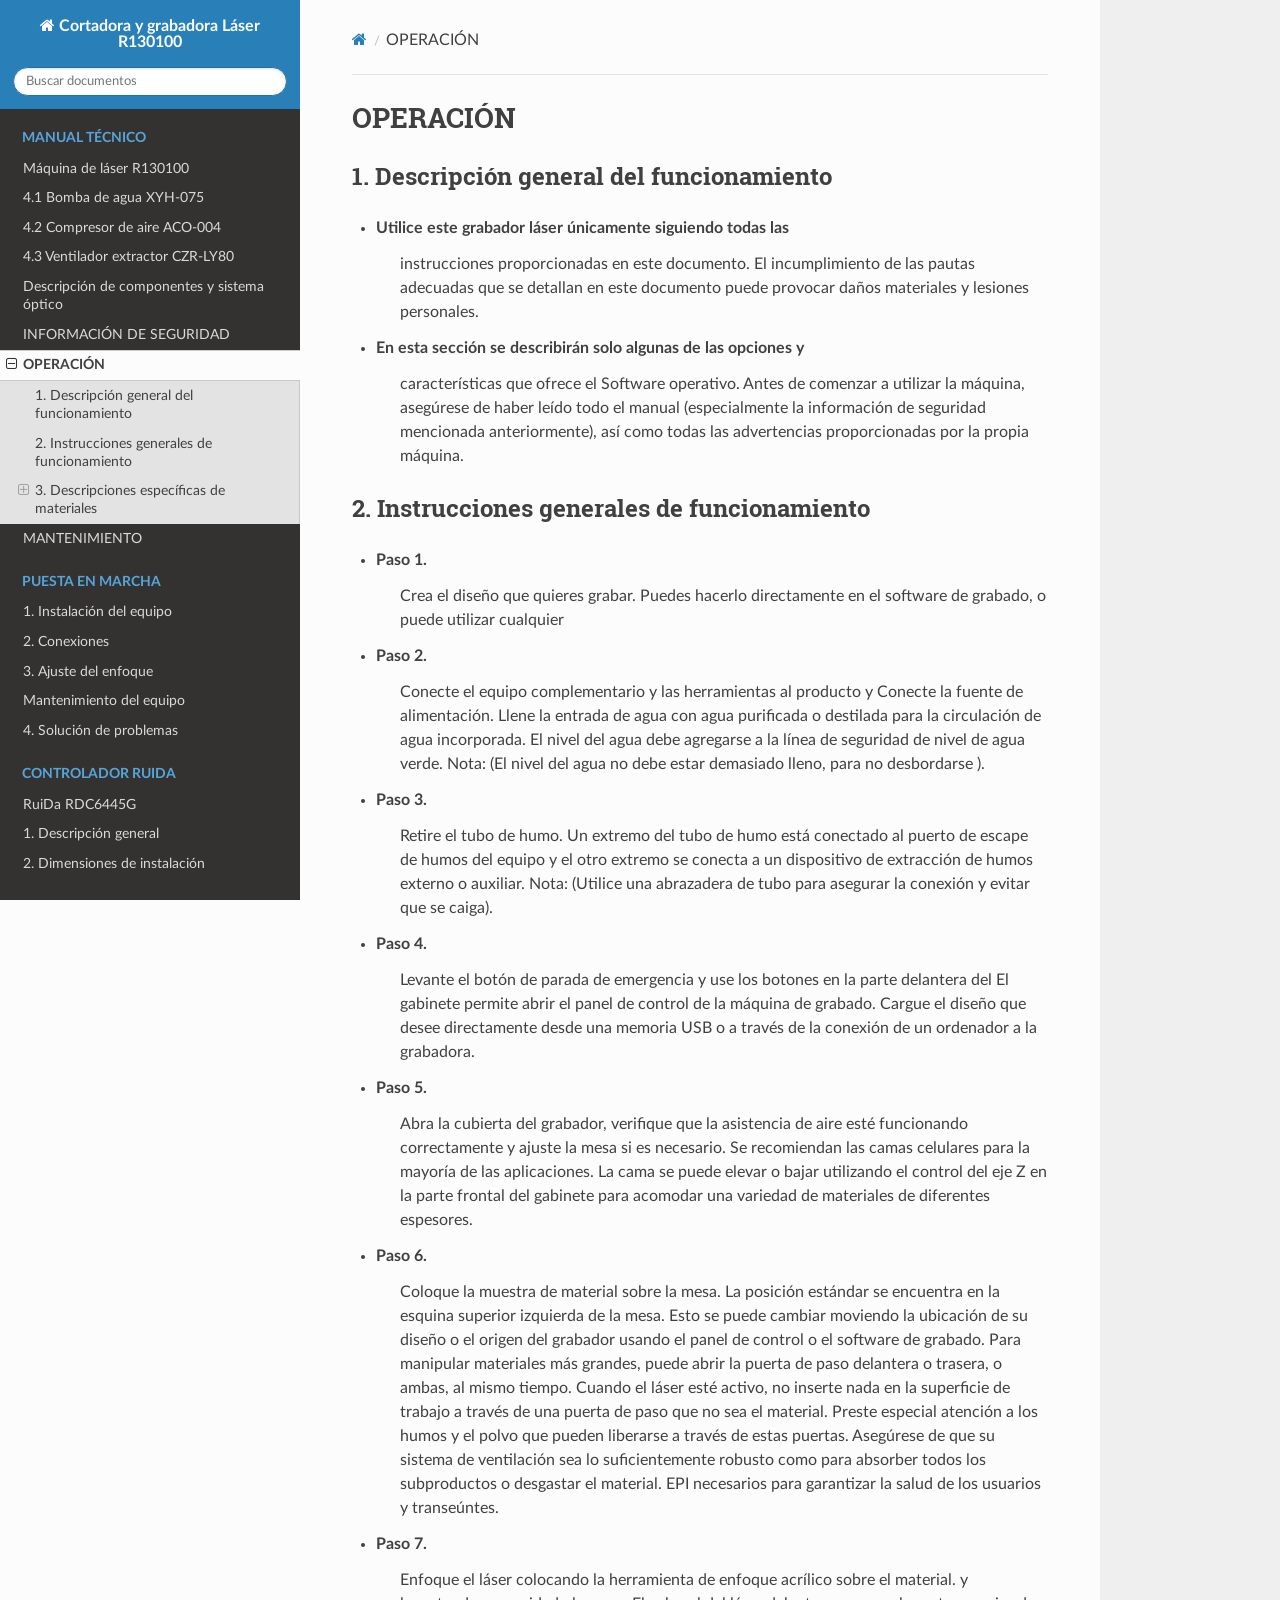
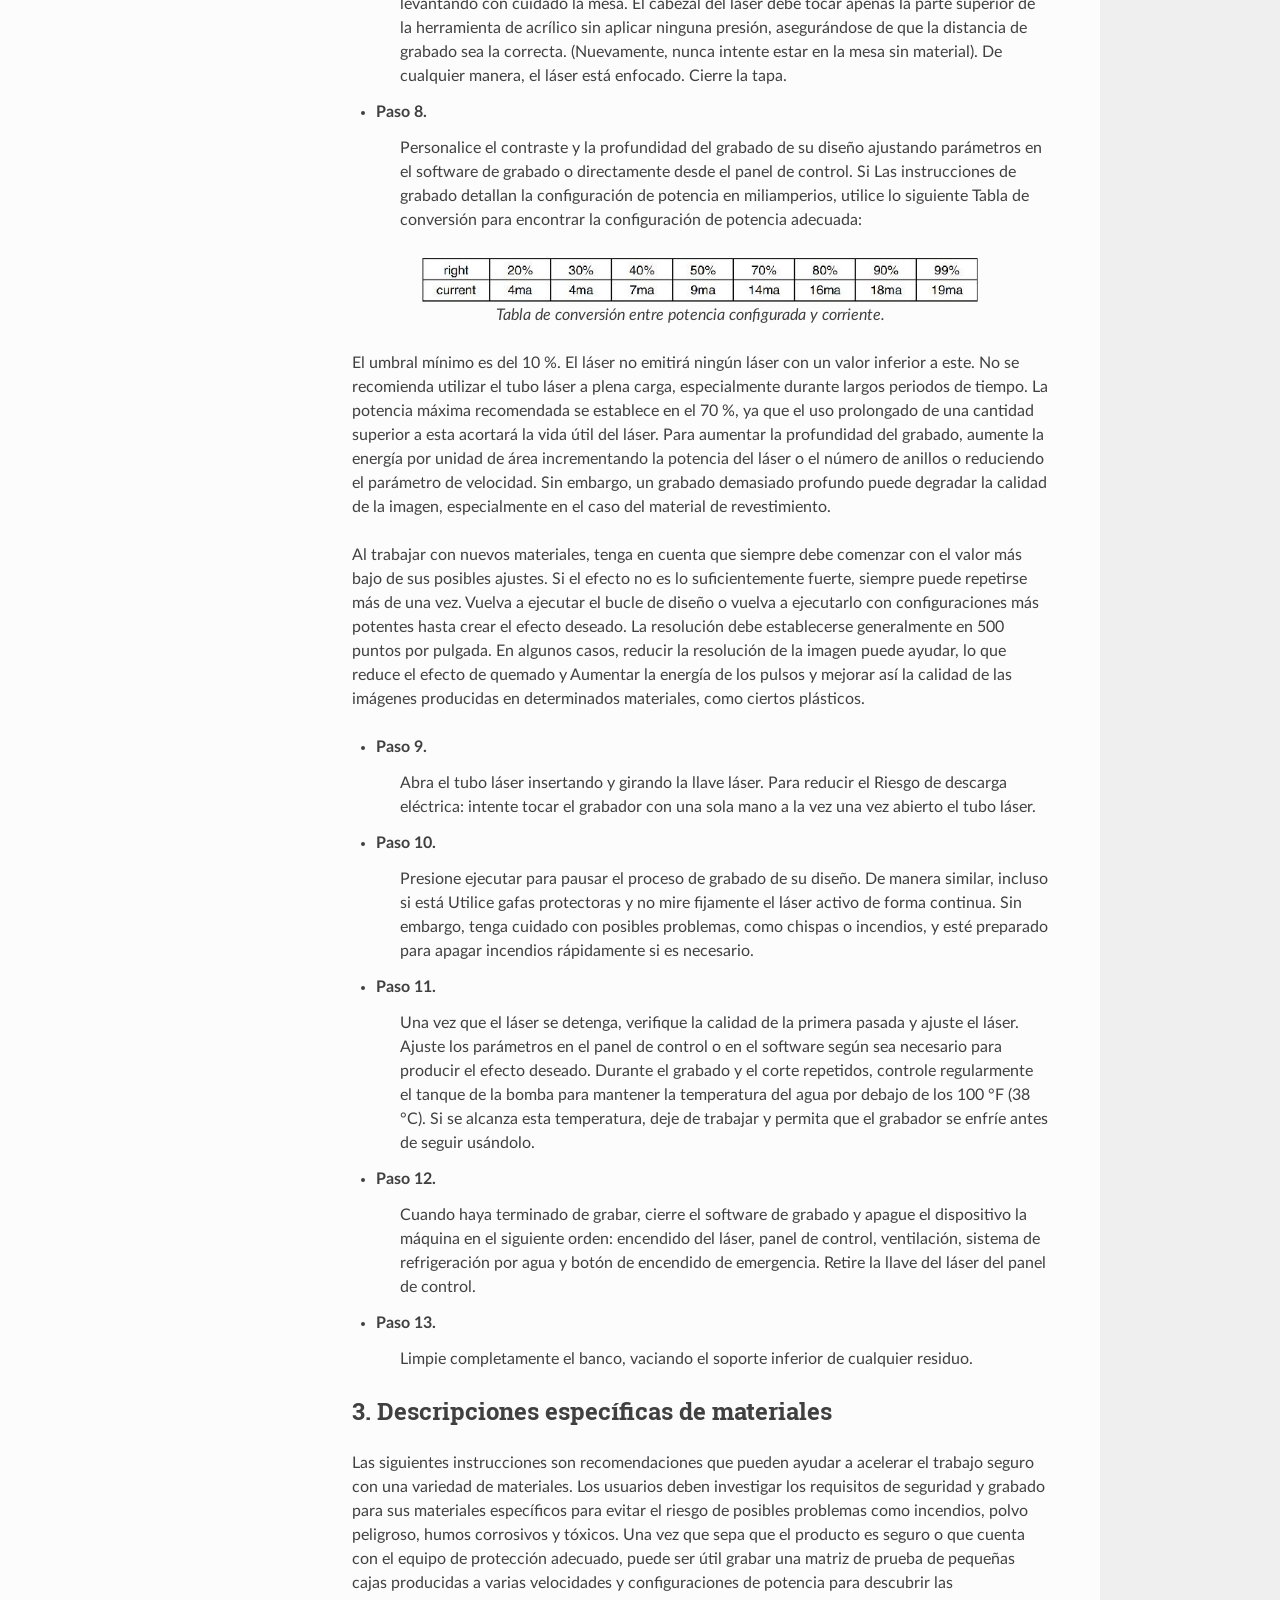
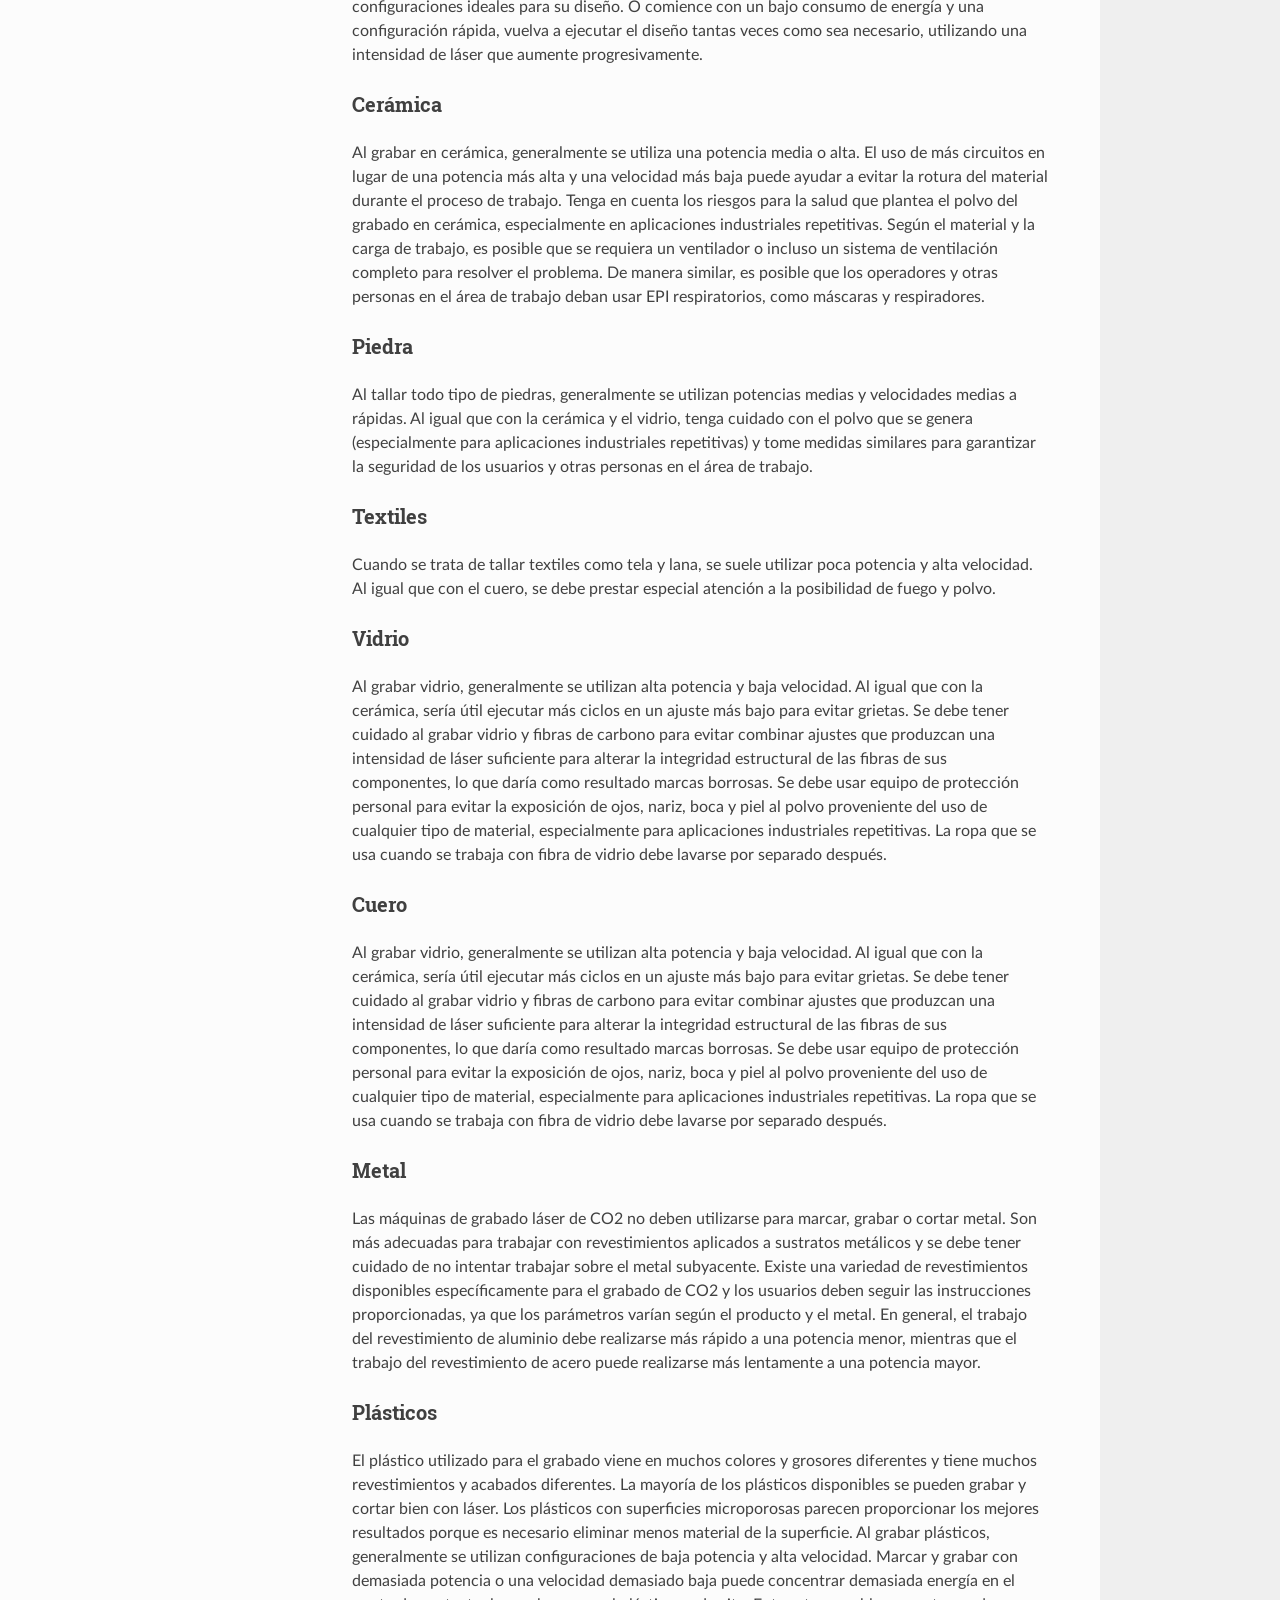
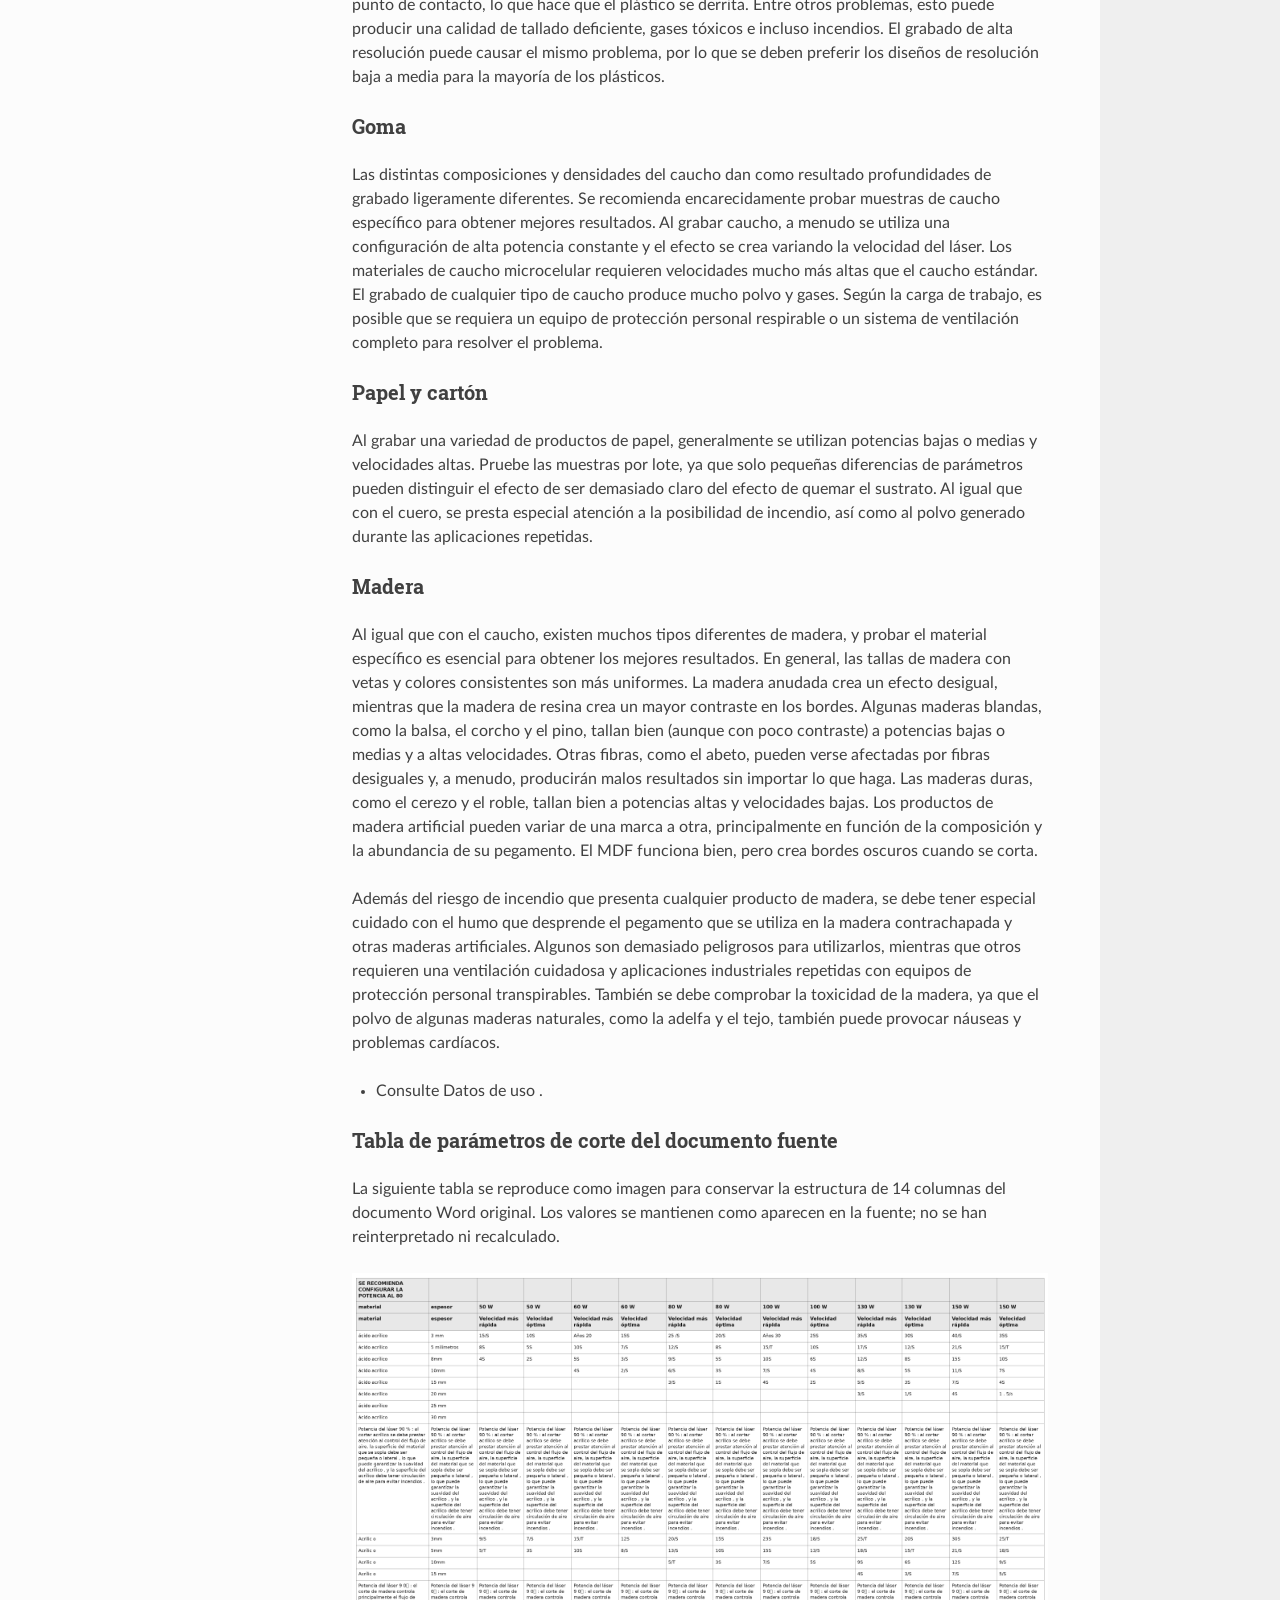
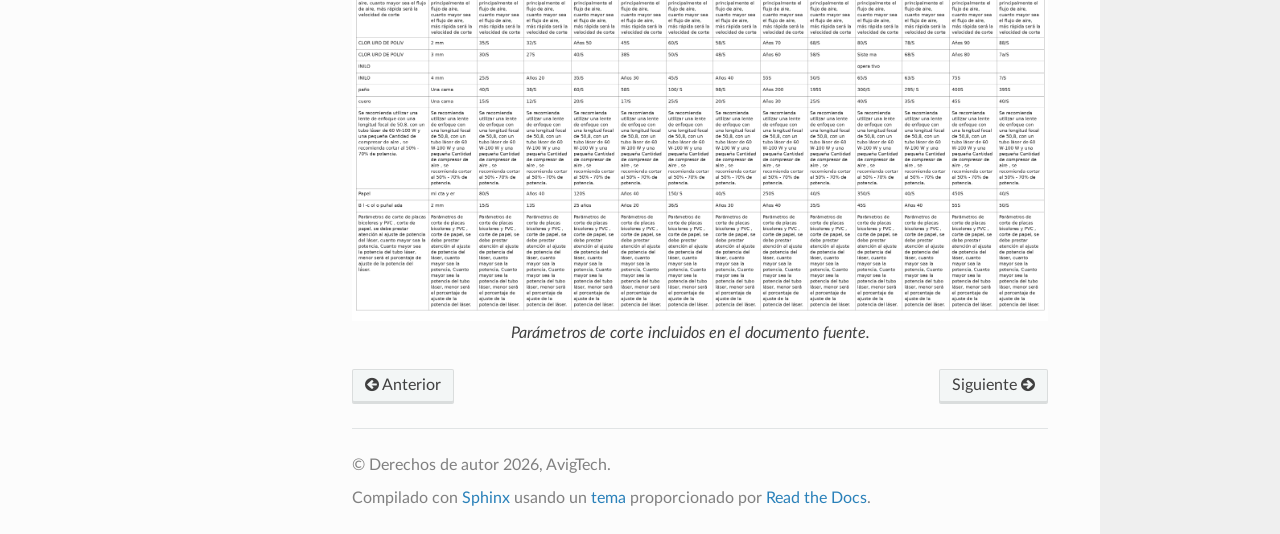
<file: documentos/tema_0/04_operacion.html>
<!DOCTYPE html>
<html class="writer-html5" lang="es" data-content_root="../../">
<head>
  <meta charset="utf-8" /><meta name="viewport" content="width=device-width, initial-scale=1" />

  <meta name="viewport" content="width=device-width, initial-scale=1.0" />
  <title>OPERACIÓN &mdash; documentación de Cortadora y grabadora Láser R130100 - 1.1</title>
      <link rel="stylesheet" type="text/css" href="../../_static/pygments.css?v=b86133f3" />
      <link rel="stylesheet" type="text/css" href="../../_static/css/theme.css?v=9edc463e" />
      <link rel="stylesheet" type="text/css" href="../../_static/copybutton.css?v=76b2166b" />
      <link rel="stylesheet" type="text/css" href="../../_static/css/custom.css?v=23a32747" />

  
      <script src="../../_static/jquery.js?v=5d32c60e"></script>
      <script src="../../_static/_sphinx_javascript_frameworks_compat.js?v=2cd50e6c"></script>
      <script src="../../_static/documentation_options.js?v=ed4e2bf4"></script>
      <script src="../../_static/doctools.js?v=9bcbadda"></script>
      <script src="../../_static/sphinx_highlight.js?v=dc90522c"></script>
      <script src="../../_static/clipboard.min.js?v=a7894cd8"></script>
      <script src="../../_static/copybutton.js?v=f281be69"></script>
      <script src="../../_static/translations.js?v=f85f4cfb"></script>
    <script src="../../_static/js/theme.js"></script>
    <link rel="index" title="Índice" href="../../genindex.html" />
    <link rel="search" title="Búsqueda" href="../../search.html" />
    <link rel="next" title="MANTENIMIENTO" href="05_mantenimiento.html" />
    <link rel="prev" title="INFORMACIÓN DE SEGURIDAD" href="02_seguridad.html" /> 
</head>

<body class="wy-body-for-nav"> 
  <div class="wy-grid-for-nav">
    <nav data-toggle="wy-nav-shift" class="wy-nav-side">
      <div class="wy-side-scroll">
        <div class="wy-side-nav-search" >

          
          
          <a href="../../index.html" class="icon icon-home">
            Cortadora y grabadora Láser R130100
          </a>
<div role="search">
  <form id="rtd-search-form" class="wy-form" action="../../search.html" method="get">
    <input type="text" name="q" placeholder="Buscar documentos" aria-label="Buscar documentos" />
    <input type="hidden" name="check_keywords" value="yes" />
    <input type="hidden" name="area" value="default" />
  </form>
</div>
        </div><div class="wy-menu wy-menu-vertical" data-spy="affix" role="navigation" aria-label="Navigation menu">
              <p class="caption" role="heading"><span class="caption-text">Manual Técnico</span></p>
<ul class="current">
<li class="toctree-l1"><a class="reference internal" href="0_introduccion.html">Máquina de láser R130100</a></li>
<li class="toctree-l1"><a class="reference internal" href="0_introduccion.html#bomba-de-agua-xyh-075">4.1 Bomba de agua XYH-075</a></li>
<li class="toctree-l1"><a class="reference internal" href="0_introduccion.html#compresor-de-aire-aco-004">4.2 Compresor de aire ACO-004</a></li>
<li class="toctree-l1"><a class="reference internal" href="0_introduccion.html#ventilador-extractor-czr-ly80">4.3 Ventilador extractor CZR-LY80</a></li>
<li class="toctree-l1"><a class="reference internal" href="01_descripcion_componentes.html">Descripción de componentes y sistema óptico</a></li>
<li class="toctree-l1"><a class="reference internal" href="02_seguridad.html">INFORMACIÓN DE SEGURIDAD</a></li>
<li class="toctree-l1 current"><a class="current reference internal" href="#">OPERACIÓN</a><ul>
<li class="toctree-l2"><a class="reference internal" href="#descripcion-general-del-funcionamiento">1. Descripción general del funcionamiento</a></li>
<li class="toctree-l2"><a class="reference internal" href="#instrucciones-generales-de-funcionamiento">2. Instrucciones generales de funcionamiento</a></li>
<li class="toctree-l2"><a class="reference internal" href="#descripciones-especificas-de-materiales">3. Descripciones específicas de materiales</a><ul>
<li class="toctree-l3"><a class="reference internal" href="#ceramica">Cerámica</a></li>
<li class="toctree-l3"><a class="reference internal" href="#piedra">Piedra</a></li>
<li class="toctree-l3"><a class="reference internal" href="#textiles">Textiles</a></li>
<li class="toctree-l3"><a class="reference internal" href="#vidrio">Vidrio</a></li>
<li class="toctree-l3"><a class="reference internal" href="#cuero">Cuero</a></li>
<li class="toctree-l3"><a class="reference internal" href="#metal">Metal</a></li>
<li class="toctree-l3"><a class="reference internal" href="#plasticos">Plásticos</a></li>
<li class="toctree-l3"><a class="reference internal" href="#goma">Goma</a></li>
<li class="toctree-l3"><a class="reference internal" href="#papel-y-carton">Papel y cartón</a></li>
<li class="toctree-l3"><a class="reference internal" href="#madera">Madera</a></li>
<li class="toctree-l3"><a class="reference internal" href="#tabla-de-parametros-de-corte-del-documento-fuente">Tabla de parámetros de corte del documento fuente</a></li>
</ul>
</li>
</ul>
</li>
<li class="toctree-l1"><a class="reference internal" href="05_mantenimiento.html">MANTENIMIENTO</a></li>
</ul>
<p class="caption" role="heading"><span class="caption-text">Puesta en Marcha</span></p>
<ul>
<li class="toctree-l1"><a class="reference internal" href="../tema_1/0_puesta_en_marcha.html">1. Instalación del equipo</a></li>
<li class="toctree-l1"><a class="reference internal" href="../tema_1/0_puesta_en_marcha.html#conexiones">2. Conexiones</a></li>
<li class="toctree-l1"><a class="reference internal" href="../tema_1/0_puesta_en_marcha.html#ajuste-del-enfoque">3. Ajuste del enfoque</a></li>
<li class="toctree-l1"><a class="reference internal" href="../tema_1/0_puesta_en_marcha.html#mantenimiento-del-equipo">Mantenimiento del equipo</a></li>
<li class="toctree-l1"><a class="reference internal" href="../tema_1/0_puesta_en_marcha.html#solucion-de-problemas">4. Solución de problemas</a></li>
</ul>
<p class="caption" role="heading"><span class="caption-text">Controlador Ruida</span></p>
<ul>
<li class="toctree-l1"><a class="reference internal" href="../tema_2/00_controlador.html">RuiDa RDC6445G</a></li>
<li class="toctree-l1"><a class="reference internal" href="../tema_2/00_controlador.html#descripcion-general">1. Descripción general</a></li>
<li class="toctree-l1"><a class="reference internal" href="../tema_2/00_controlador.html#dimensiones-de-instalacion">2. Dimensiones de instalación</a></li>
<li class="toctree-l1"><a class="reference internal" href="../tema_2/00_controlador.html#imagenes-del-equipo-e-interfaces">3. Imágenes del equipo e interfaces</a></li>
<li class="toctree-l1"><a class="reference internal" href="../tema_2/00_controlador.html#descripcion-de-las-senales-de-interfaz-de-la-placa-principal">4. Descripción de las señales de interfaz de la placa principal</a></li>
<li class="toctree-l1"><a class="reference internal" href="../tema_2/00_controlador.html#ejemplos-de-interfaz-de-potencia-laser">5. Ejemplos de interfaz de potencia láser</a></li>
<li class="toctree-l1"><a class="reference internal" href="../tema_2/00_controlador.html#ejemplos-de-interfaz-de-driver-para-motor-paso-a-paso-servo">6. Ejemplos de interfaz de driver para motor paso a paso/servo</a></li>
<li class="toctree-l1"><a class="reference internal" href="../tema_2/00_controlador.html#ejemplos-de-cableado-de-puertos-de-e-s">7. Ejemplos de cableado de puertos de E/S</a></li>
<li class="toctree-l1"><a class="reference internal" href="../tema_2/00_controlador.html#instrucciones-de-operacion-del-panel">8. Instrucciones de operación del panel</a></li>
<li class="toctree-l1"><a class="reference internal" href="../tema_2/00_controlador.html#explicacion-de-parametros-de-fabricante-y-usuario">9. Explicación de parámetros de fabricante y usuario</a></li>
</ul>
<p class="caption" role="heading"><span class="caption-text">Seguridad y Ejemplos</span></p>
<ul>
<li class="toctree-l1"><a class="reference internal" href="../tema_3/0_seguridad_uso.html">Seguridad y recomendaciones de uso</a></li>
<li class="toctree-l1"><a class="reference internal" href="../tema_3/1_ejemplos.html">Ejemplos</a></li>
</ul>

        </div>
      </div>
    </nav>

    <section data-toggle="wy-nav-shift" class="wy-nav-content-wrap"><nav class="wy-nav-top" aria-label="Mobile navigation menu" >
          <i data-toggle="wy-nav-top" class="fa fa-bars"></i>
          <a href="../../index.html">Cortadora y grabadora Láser R130100</a>
      </nav>

      <div class="wy-nav-content">
        <div class="rst-content">
          <div role="navigation" aria-label="Page navigation">
  <ul class="wy-breadcrumbs">
      <li><a href="../../index.html" class="icon icon-home" aria-label="Home"></a></li>
      <li class="breadcrumb-item active">OPERACIÓN</li>
      <li class="wy-breadcrumbs-aside">
      </li>
  </ul>
  <hr/>
</div>
          <div role="main" class="document" itemscope="itemscope" itemtype="http://schema.org/Article">
           <div itemprop="articleBody">
             
  <section id="operacion">
<h1>OPERACIÓN<a class="headerlink" href="#operacion" title="Link to this heading"></a></h1>
<section id="descripcion-general-del-funcionamiento">
<h2>1. Descripción general del funcionamiento<a class="headerlink" href="#descripcion-general-del-funcionamiento" title="Link to this heading"></a></h2>
<ul class="simple">
<li><dl class="simple">
<dt>Utilice este grabador láser únicamente siguiendo todas las</dt><dd><p>instrucciones proporcionadas en este documento.
El incumplimiento de las pautas adecuadas que se detallan en
este documento puede provocar daños materiales y lesiones personales.</p>
</dd>
</dl>
</li>
<li><dl class="simple">
<dt>En esta sección se describirán solo algunas de las opciones y</dt><dd><p>características que ofrece el Software operativo. Antes de comenzar a utilizar la máquina,
asegúrese de haber leído todo el manual (especialmente la información
de seguridad mencionada anteriormente), así como todas las
advertencias proporcionadas por la propia máquina.</p>
</dd>
</dl>
</li>
</ul>
</section>
<section id="instrucciones-generales-de-funcionamiento">
<h2>2. Instrucciones generales de funcionamiento<a class="headerlink" href="#instrucciones-generales-de-funcionamiento" title="Link to this heading"></a></h2>
<ul class="simple">
<li><dl class="simple">
<dt>Paso 1.</dt><dd><p>Crea el diseño que quieres grabar. Puedes hacerlo directamente
en el software de grabado, o puede utilizar cualquier</p>
</dd>
</dl>
</li>
<li><dl class="simple">
<dt>Paso 2.</dt><dd><p>Conecte el equipo complementario y las herramientas al producto
y Conecte la fuente de alimentación.
Llene la entrada de agua con agua purificada o destilada para la
circulación de agua incorporada. El nivel del agua debe agregarse a la
línea de seguridad de nivel de agua verde. Nota: (El nivel del agua no
debe estar demasiado lleno, para no desbordarse ).</p>
</dd>
</dl>
</li>
<li><dl class="simple">
<dt>Paso 3.</dt><dd><p>Retire el tubo de humo. Un extremo del tubo de humo está
conectado al puerto de escape de humos del equipo y el otro extremo se
conecta a un dispositivo de extracción de humos externo o auxiliar.
Nota: (Utilice una abrazadera de tubo para asegurar la conexión y evitar
que se caiga).</p>
</dd>
</dl>
</li>
<li><dl class="simple">
<dt>Paso 4.</dt><dd><p>Levante el botón de parada de emergencia y use los botones en
la parte delantera del El gabinete permite abrir el panel de control de la máquina de
grabado. Cargue el diseño que desee directamente desde una memoria
USB o a través de la conexión de un ordenador a la grabadora.</p>
</dd>
</dl>
</li>
<li><dl class="simple">
<dt>Paso 5.</dt><dd><p>Abra la cubierta del grabador, verifique que la asistencia de
aire esté funcionando correctamente y ajuste la mesa si es necesario. Se recomiendan las camas celulares
para la mayoría de las aplicaciones. La cama se puede elevar o bajar
utilizando el control del eje Z en la parte frontal del gabinete para
acomodar una variedad de materiales de diferentes espesores.</p>
</dd>
</dl>
</li>
<li><dl class="simple">
<dt>Paso 6.</dt><dd><p>Coloque la muestra de material sobre la mesa. La posición
estándar se encuentra en la esquina superior izquierda de la mesa. Esto se puede cambiar
moviendo la ubicación de su diseño o el origen del grabador usando el
panel de control o el software de grabado. Para manipular materiales
más grandes, puede abrir la puerta de paso delantera o trasera, o
ambas, al mismo tiempo. Cuando el láser esté activo, no inserte nada
en la superficie de trabajo a través de una puerta de paso que no sea
el material. Preste especial atención a los humos y el polvo que
pueden liberarse a través de estas puertas. Asegúrese de que su
sistema de ventilación sea lo suficientemente robusto como para
absorber todos los subproductos o desgastar el material. EPI
necesarios para garantizar la salud de los usuarios y transeúntes.</p>
</dd>
</dl>
</li>
<li><dl class="simple">
<dt>Paso 7.</dt><dd><p>Enfoque el láser colocando la herramienta de enfoque acrílico sobre el material.
y levantando con cuidado la mesa. El cabezal del láser debe tocar
apenas la parte superior de la herramienta de acrílico sin aplicar
ninguna presión, asegurándose de que la distancia de grabado sea la
correcta. (Nuevamente, nunca intente estar en la mesa sin material).
De cualquier manera, el láser está enfocado. Cierre la tapa.</p>
</dd>
</dl>
</li>
<li><dl class="simple">
<dt>Paso 8.</dt><dd><p>Personalice el contraste y la profundidad del grabado de su diseño ajustando
parámetros en el software de grabado o directamente desde el panel de
control. Si Las instrucciones de grabado detallan la configuración de potencia en
miliamperios, utilice lo siguiente Tabla de conversión para encontrar
la configuración de potencia adecuada:</p>
</dd>
</dl>
</li>
</ul>
<figure class="align-center" id="id1">
<a class="reference internal image-reference" href="../../_images/06_conversion_potencia_corriente.jpg"><img alt="../../_images/06_conversion_potencia_corriente.jpg" src="../../_images/06_conversion_potencia_corriente.jpg" style="width: 80%;" />
</a>
<figcaption>
<p><span class="caption-text">Tabla de conversión entre potencia configurada y corriente.</span><a class="headerlink" href="#id1" title="Link to this image"></a></p>
</figcaption>
</figure>
<p>El umbral mínimo es del 10 %. El láser no emitirá ningún láser con un
valor inferior a este. No se recomienda utilizar el tubo láser a plena
carga, especialmente durante largos periodos de tiempo. La potencia
máxima recomendada se establece en el 70 %, ya que el uso prolongado de
una cantidad superior a esta acortará la vida útil del láser. Para
aumentar la profundidad del grabado, aumente la energía por unidad de
área incrementando la potencia del láser o el número de anillos o
reduciendo el parámetro de velocidad. Sin embargo, un grabado demasiado
profundo puede degradar la calidad de la imagen, especialmente en el
caso del material de revestimiento.</p>
<p>Al trabajar con nuevos materiales, tenga en cuenta que siempre debe
comenzar con el valor más bajo de sus posibles ajustes. Si el efecto no
es lo suficientemente fuerte, siempre puede repetirse más de una vez.
Vuelva a ejecutar el bucle de diseño o vuelva a ejecutarlo con
configuraciones más potentes hasta crear el efecto deseado. La
resolución debe establecerse generalmente en 500 puntos por pulgada. En
algunos casos, reducir la resolución de la imagen puede ayudar, lo que
reduce el efecto de quemado y Aumentar la energía de los pulsos y
mejorar así la calidad de las imágenes producidas en determinados
materiales, como ciertos plásticos.</p>
<ul class="simple">
<li><dl class="simple">
<dt>Paso 9.</dt><dd><p>Abra el tubo láser insertando y girando la llave láser. Para
reducir el Riesgo de descarga eléctrica: intente tocar el grabador con
una sola mano a la vez una vez abierto el tubo láser.</p>
</dd>
</dl>
</li>
<li><dl class="simple">
<dt>Paso 10.</dt><dd><p>Presione ejecutar para pausar el proceso de grabado de su
diseño. De manera similar, incluso si está Utilice gafas protectoras y no mire fijamente el láser activo de
forma continua. Sin embargo, tenga cuidado con posibles problemas,
como chispas o incendios, y esté preparado para apagar incendios
rápidamente si es necesario.</p>
</dd>
</dl>
</li>
<li><dl class="simple">
<dt>Paso 11.</dt><dd><p>Una vez que el láser se detenga, verifique la calidad de la primera pasada y ajuste el láser.
Ajuste los parámetros en el panel de control o en el software según
sea necesario para producir el efecto deseado. Durante el grabado y
el corte repetidos, controle regularmente el tanque de la bomba para
mantener la temperatura del agua por debajo de los 100 °F (38 °C). Si
se alcanza esta temperatura, deje de trabajar y permita que el
grabador se enfríe antes de seguir usándolo.</p>
</dd>
</dl>
</li>
<li><dl class="simple">
<dt>Paso 12.</dt><dd><p>Cuando haya terminado de grabar, cierre el software de grabado
y apague el dispositivo la máquina en el siguiente orden: encendido del láser, panel de
control, ventilación, sistema de refrigeración por agua y botón de
encendido de emergencia. Retire la llave del láser del panel de
control.</p>
</dd>
</dl>
</li>
<li><dl class="simple">
<dt>Paso 13.</dt><dd><p>Limpie completamente el banco, vaciando el soporte inferior de
cualquier residuo.</p>
</dd>
</dl>
</li>
</ul>
</section>
<section id="descripciones-especificas-de-materiales">
<h2>3. Descripciones específicas de materiales<a class="headerlink" href="#descripciones-especificas-de-materiales" title="Link to this heading"></a></h2>
<p>Las siguientes instrucciones son recomendaciones que pueden ayudar a
acelerar el trabajo seguro con una variedad de materiales. Los usuarios
deben investigar los requisitos de seguridad y grabado para sus
materiales específicos para evitar el riesgo de posibles problemas como
incendios, polvo peligroso, humos corrosivos y tóxicos. Una vez que sepa
que el producto es seguro o que cuenta con el equipo de protección
adecuado, puede ser útil grabar una matriz de prueba de pequeñas cajas
producidas a varias velocidades y configuraciones de potencia para
descubrir las configuraciones ideales para su diseño. O comience con un
bajo consumo de energía y una configuración rápida, vuelva a ejecutar el
diseño tantas veces como sea necesario, utilizando una intensidad de
láser que aumente progresivamente.</p>
<section id="ceramica">
<h3>Cerámica<a class="headerlink" href="#ceramica" title="Link to this heading"></a></h3>
<p>Al grabar en cerámica, generalmente se utiliza una potencia media o
alta. El uso de más circuitos en lugar de una potencia más alta y una
velocidad más baja puede ayudar a evitar la rotura del material durante
el proceso de trabajo. Tenga en cuenta los riesgos para la salud que
plantea el polvo del grabado en cerámica, especialmente en aplicaciones
industriales repetitivas. Según el material y la carga de trabajo, es
posible que se requiera un ventilador o incluso un sistema de
ventilación completo para resolver el problema. De manera similar, es
posible que los operadores y otras personas en el área de trabajo deban
usar EPI respiratorios, como máscaras y respiradores.</p>
</section>
<section id="piedra">
<h3>Piedra<a class="headerlink" href="#piedra" title="Link to this heading"></a></h3>
<p>Al tallar todo tipo de piedras, generalmente se utilizan potencias
medias y velocidades medias a rápidas. Al igual que con la cerámica y el
vidrio, tenga cuidado con el polvo que se genera (especialmente para
aplicaciones industriales repetitivas) y tome medidas similares para garantizar la seguridad de los usuarios y otras personas en el área de
trabajo.</p>
</section>
<section id="textiles">
<h3>Textiles<a class="headerlink" href="#textiles" title="Link to this heading"></a></h3>
<p>Cuando se trata de tallar textiles como tela y lana, se suele utilizar
poca potencia y alta velocidad. Al igual que con el cuero, se debe
prestar especial atención a la posibilidad de fuego y polvo.</p>
</section>
<section id="vidrio">
<h3>Vidrio<a class="headerlink" href="#vidrio" title="Link to this heading"></a></h3>
<p>Al grabar vidrio, generalmente se utilizan alta potencia y baja
velocidad. Al igual que con la cerámica, sería útil ejecutar más ciclos
en un ajuste más bajo para evitar grietas. Se debe tener cuidado al
grabar vidrio y fibras de carbono para evitar combinar ajustes que
produzcan una intensidad de láser suficiente para alterar la integridad
estructural de las fibras de sus componentes, lo que daría como
resultado marcas borrosas. Se debe usar equipo de protección personal
para evitar la exposición de ojos, nariz, boca y piel al polvo
proveniente del uso de cualquier tipo de material, especialmente para
aplicaciones industriales repetitivas. La ropa que se usa cuando se
trabaja con fibra de vidrio debe lavarse por separado después.</p>
</section>
<section id="cuero">
<h3>Cuero<a class="headerlink" href="#cuero" title="Link to this heading"></a></h3>
<p>Al grabar vidrio, generalmente se utilizan alta potencia y baja
velocidad. Al igual que con la cerámica, sería útil ejecutar más ciclos
en un ajuste más bajo para evitar grietas. Se debe tener cuidado al
grabar vidrio y fibras de carbono para evitar combinar ajustes que
produzcan una intensidad de láser suficiente para alterar la integridad
estructural de las fibras de sus componentes, lo que daría como
resultado marcas borrosas. Se debe usar equipo de protección personal
para evitar la exposición de ojos, nariz, boca y piel al polvo
proveniente del uso de cualquier tipo de material, especialmente para
aplicaciones industriales repetitivas. La ropa que se usa cuando se
trabaja con fibra de vidrio debe lavarse por separado después.</p>
</section>
<section id="metal">
<h3>Metal<a class="headerlink" href="#metal" title="Link to this heading"></a></h3>
<p>Las máquinas de grabado láser de CO2 no deben utilizarse para marcar,
grabar o cortar metal. Son más adecuadas para trabajar con
revestimientos aplicados a sustratos metálicos y se debe tener cuidado
de no intentar trabajar sobre el metal subyacente. Existe una variedad
de revestimientos disponibles específicamente para el grabado de CO2 y
los usuarios deben seguir las instrucciones proporcionadas, ya que los
parámetros varían según el producto y el metal. En general, el trabajo
del revestimiento de aluminio debe realizarse más rápido a una potencia
menor, mientras que el trabajo del revestimiento de acero puede
realizarse más lentamente a una potencia mayor.</p>
</section>
<section id="plasticos">
<h3>Plásticos<a class="headerlink" href="#plasticos" title="Link to this heading"></a></h3>
<p>El plástico utilizado para el grabado viene en muchos colores y grosores
diferentes y tiene muchos revestimientos y acabados diferentes. La
mayoría de los plásticos disponibles se pueden grabar y cortar bien con
láser. Los plásticos con superficies microporosas parecen proporcionar
los mejores resultados porque es necesario eliminar menos material de la
superficie. Al grabar plásticos, generalmente se utilizan
configuraciones de baja potencia y alta velocidad. Marcar y grabar con
demasiada potencia o una velocidad demasiado baja puede concentrar
demasiada energía en el punto de contacto, lo que hace que el plástico
se derrita. Entre otros problemas, esto puede producir una calidad de tallado deficiente, gases tóxicos e incluso
incendios. El grabado de alta resolución puede causar el mismo problema,
por lo que se deben preferir los diseños de resolución baja a media para
la mayoría de los plásticos.</p>
</section>
<section id="goma">
<h3>Goma<a class="headerlink" href="#goma" title="Link to this heading"></a></h3>
<p>Las distintas composiciones y densidades del caucho dan como resultado
profundidades de grabado ligeramente diferentes. Se recomienda
encarecidamente probar muestras de caucho específico para obtener
mejores resultados. Al grabar caucho, a menudo se utiliza una
configuración de alta potencia constante y el efecto se crea variando la
velocidad del láser. Los materiales de caucho microcelular requieren
velocidades mucho más altas que el caucho estándar. El grabado de
cualquier tipo de caucho produce mucho polvo y gases. Según la carga de
trabajo, es posible que se requiera un equipo de protección personal
respirable o un sistema de ventilación completo para resolver el
problema.</p>
</section>
<section id="papel-y-carton">
<h3>Papel y cartón<a class="headerlink" href="#papel-y-carton" title="Link to this heading"></a></h3>
<p>Al grabar una variedad de productos de papel, generalmente se utilizan
potencias bajas o medias y velocidades altas. Pruebe las muestras por
lote, ya que solo pequeñas diferencias de parámetros pueden distinguir
el efecto de ser demasiado claro del efecto de quemar el sustrato. Al
igual que con el cuero, se presta especial atención a la posibilidad de
incendio, así como al polvo generado durante las aplicaciones repetidas.</p>
</section>
<section id="madera">
<h3>Madera<a class="headerlink" href="#madera" title="Link to this heading"></a></h3>
<p>Al igual que con el caucho, existen muchos tipos diferentes de madera, y
probar el material específico es esencial para obtener los mejores
resultados. En general, las tallas de madera con vetas y colores
consistentes son más uniformes. La madera anudada crea un efecto
desigual, mientras que la madera de resina crea un mayor contraste en
los bordes. Algunas maderas blandas, como la balsa, el corcho y el pino,
tallan bien (aunque con poco contraste) a potencias bajas o medias y a
altas velocidades. Otras fibras, como el abeto, pueden verse afectadas
por fibras desiguales y, a menudo, producirán malos resultados sin
importar lo que haga. Las maderas duras, como el cerezo y el roble,
tallan bien a potencias altas y velocidades bajas. Los productos de
madera artificial pueden variar de una marca a otra, principalmente en
función de la composición y la abundancia de su pegamento. El MDF
funciona bien, pero crea bordes oscuros cuando se corta.</p>
<p>Además del riesgo de incendio que presenta cualquier producto de madera,
se debe tener especial cuidado con el humo que desprende el pegamento
que se utiliza en la madera contrachapada y otras maderas artificiales.
Algunos son demasiado peligrosos para utilizarlos, mientras que otros
requieren una ventilación cuidadosa y aplicaciones industriales
repetidas con equipos de protección personal transpirables. También se
debe comprobar la toxicidad de la madera, ya que el polvo de algunas
maderas naturales, como la adelfa y el tejo, también puede provocar
náuseas y problemas cardíacos.</p>
<ul class="simple">
<li><p>Consulte Datos de uso .</p></li>
</ul>
</section>
<section id="tabla-de-parametros-de-corte-del-documento-fuente">
<h3>Tabla de parámetros de corte del documento fuente<a class="headerlink" href="#tabla-de-parametros-de-corte-del-documento-fuente" title="Link to this heading"></a></h3>
<p>La siguiente tabla se reproduce como imagen para conservar la estructura de
14 columnas del documento Word original. Los valores se mantienen como
aparecen en la fuente; no se han reinterpretado ni recalculado.</p>
<figure class="align-center" id="id2">
<a class="reference internal image-reference" href="../../_images/15_tabla_parametros_corte.png"><img alt="../../_images/15_tabla_parametros_corte.png" src="../../_images/15_tabla_parametros_corte.png" style="width: 100%;" />
</a>
<figcaption>
<p><span class="caption-text">Parámetros de corte incluidos en el documento fuente.</span><a class="headerlink" href="#id2" title="Link to this image"></a></p>
</figcaption>
</figure>
</section>
</section>
</section>


           </div>
          </div>
          <footer><div class="rst-footer-buttons" role="navigation" aria-label="Pie de página">
        <a href="02_seguridad.html" class="btn btn-neutral float-left" title="INFORMACIÓN DE SEGURIDAD" accesskey="p" rel="prev"><span class="fa fa-arrow-circle-left" aria-hidden="true"></span> Anterior</a>
        <a href="05_mantenimiento.html" class="btn btn-neutral float-right" title="MANTENIMIENTO" accesskey="n" rel="next">Siguiente <span class="fa fa-arrow-circle-right" aria-hidden="true"></span></a>
    </div>

  <hr/>

  <div role="contentinfo">
    <p>&#169; Derechos de autor 2026, AvigTech.</p>
  </div>

  Compilado con <a href="https://www.sphinx-doc.org/">Sphinx</a> usando un
    <a href="https://github.com/readthedocs/sphinx_rtd_theme">tema</a>
    proporcionado por <a href="https://readthedocs.org">Read the Docs</a>.
   

</footer>
        </div>
      </div>
    </section>
  </div>
  <script>
      jQuery(function () {
          SphinxRtdTheme.Navigation.enable(true);
      });
  </script> 

</body>
</html>
</file>
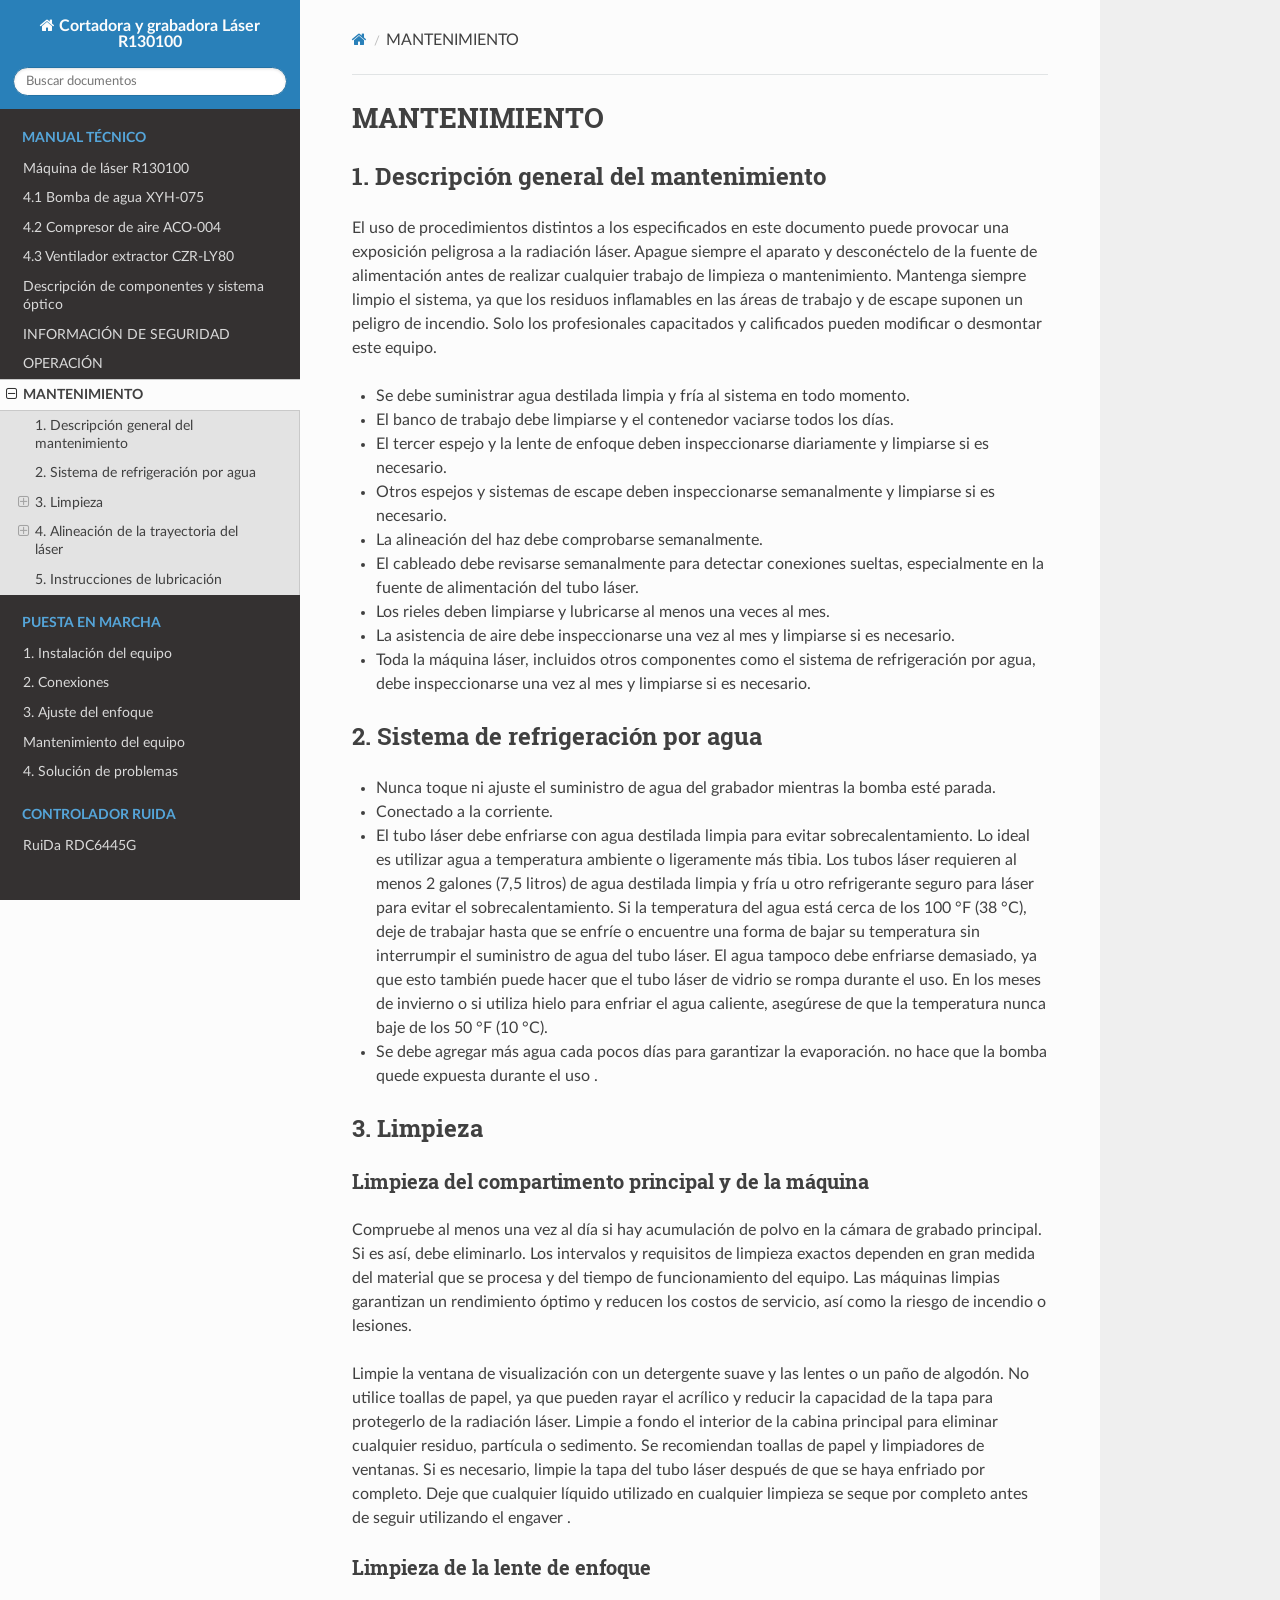
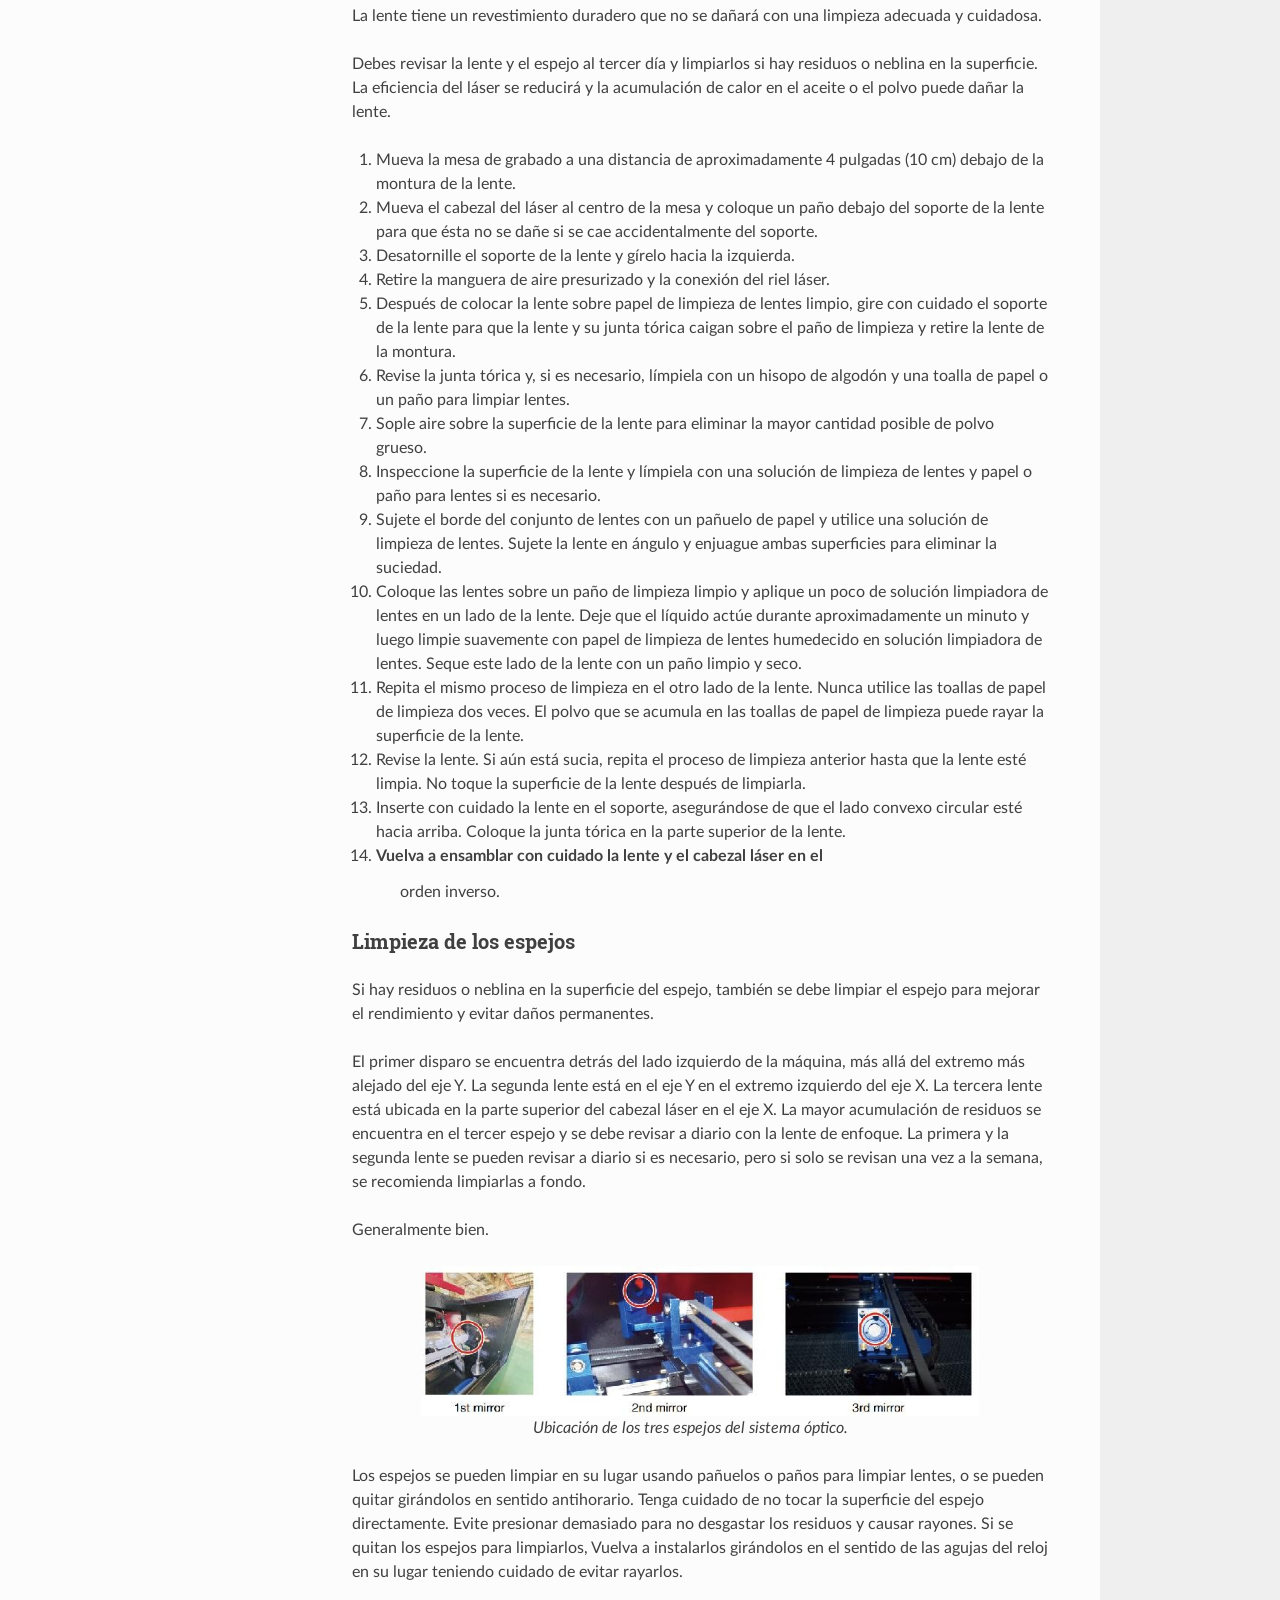
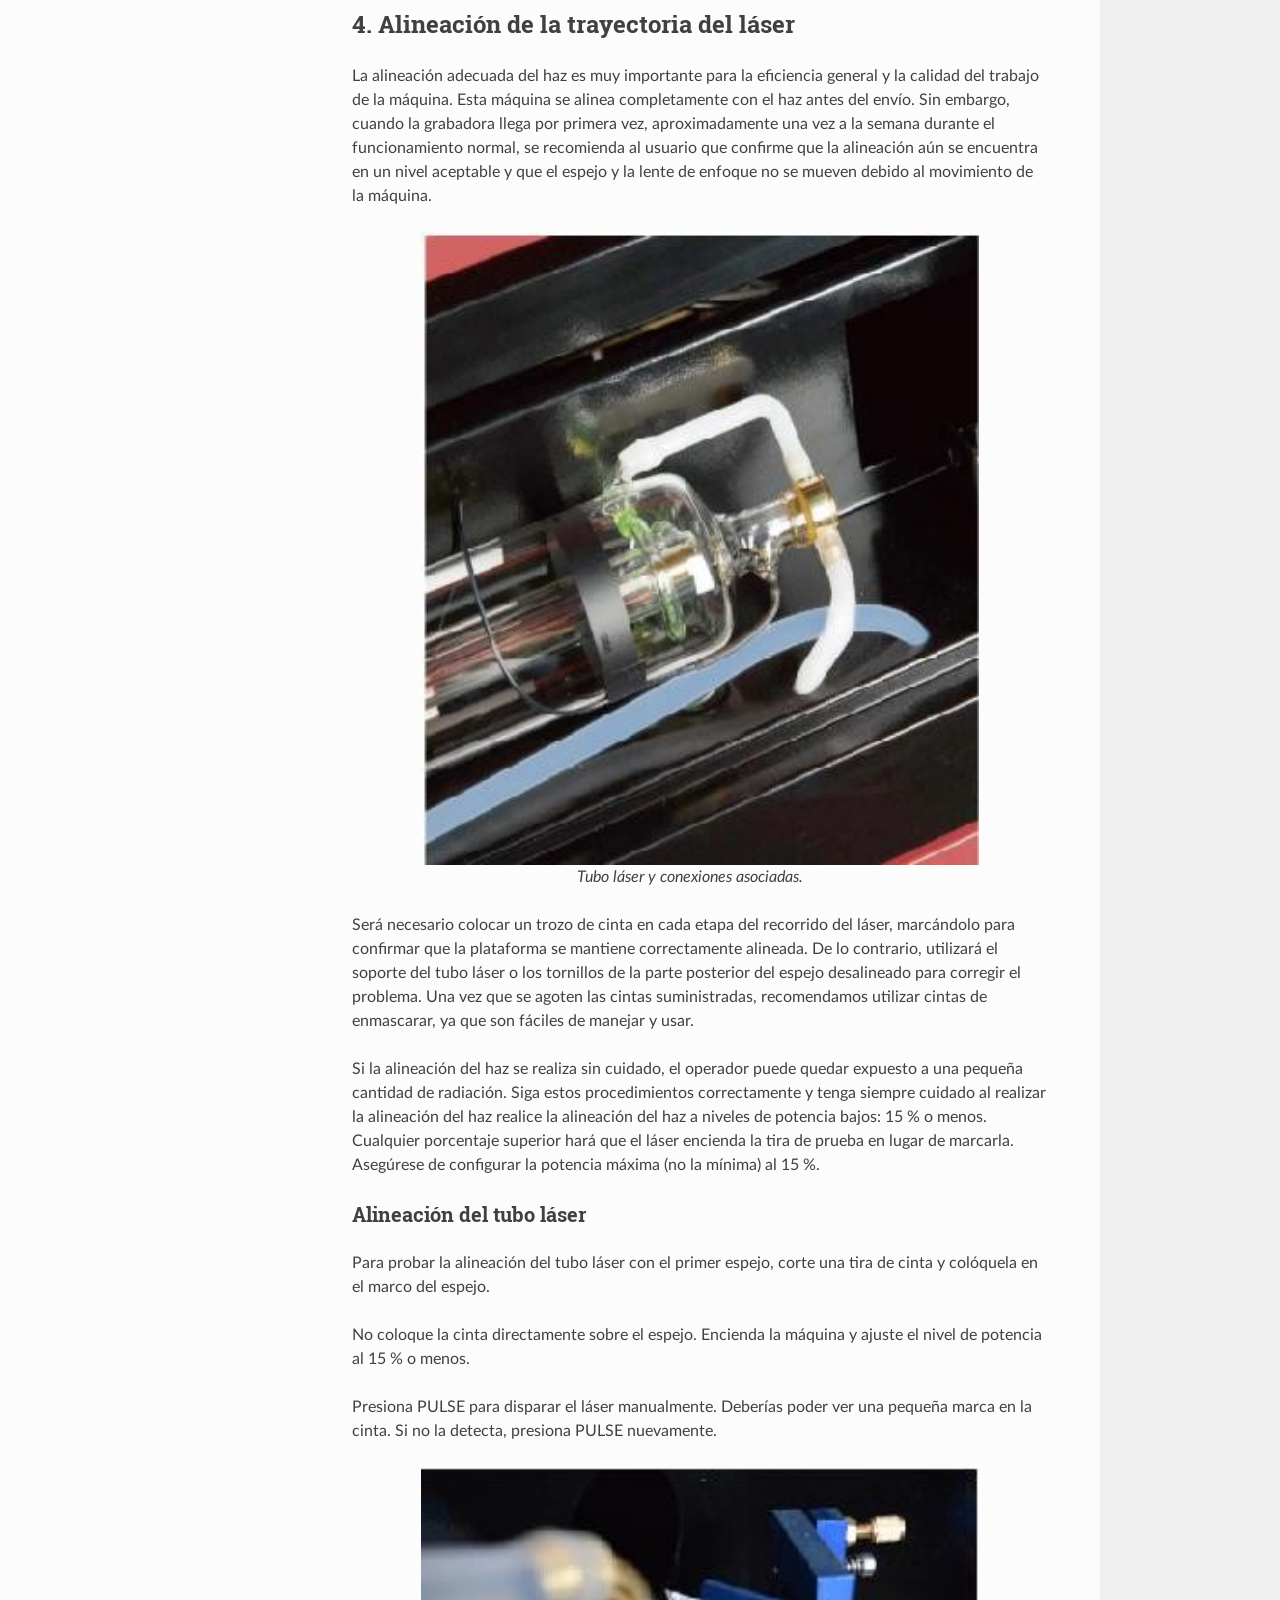
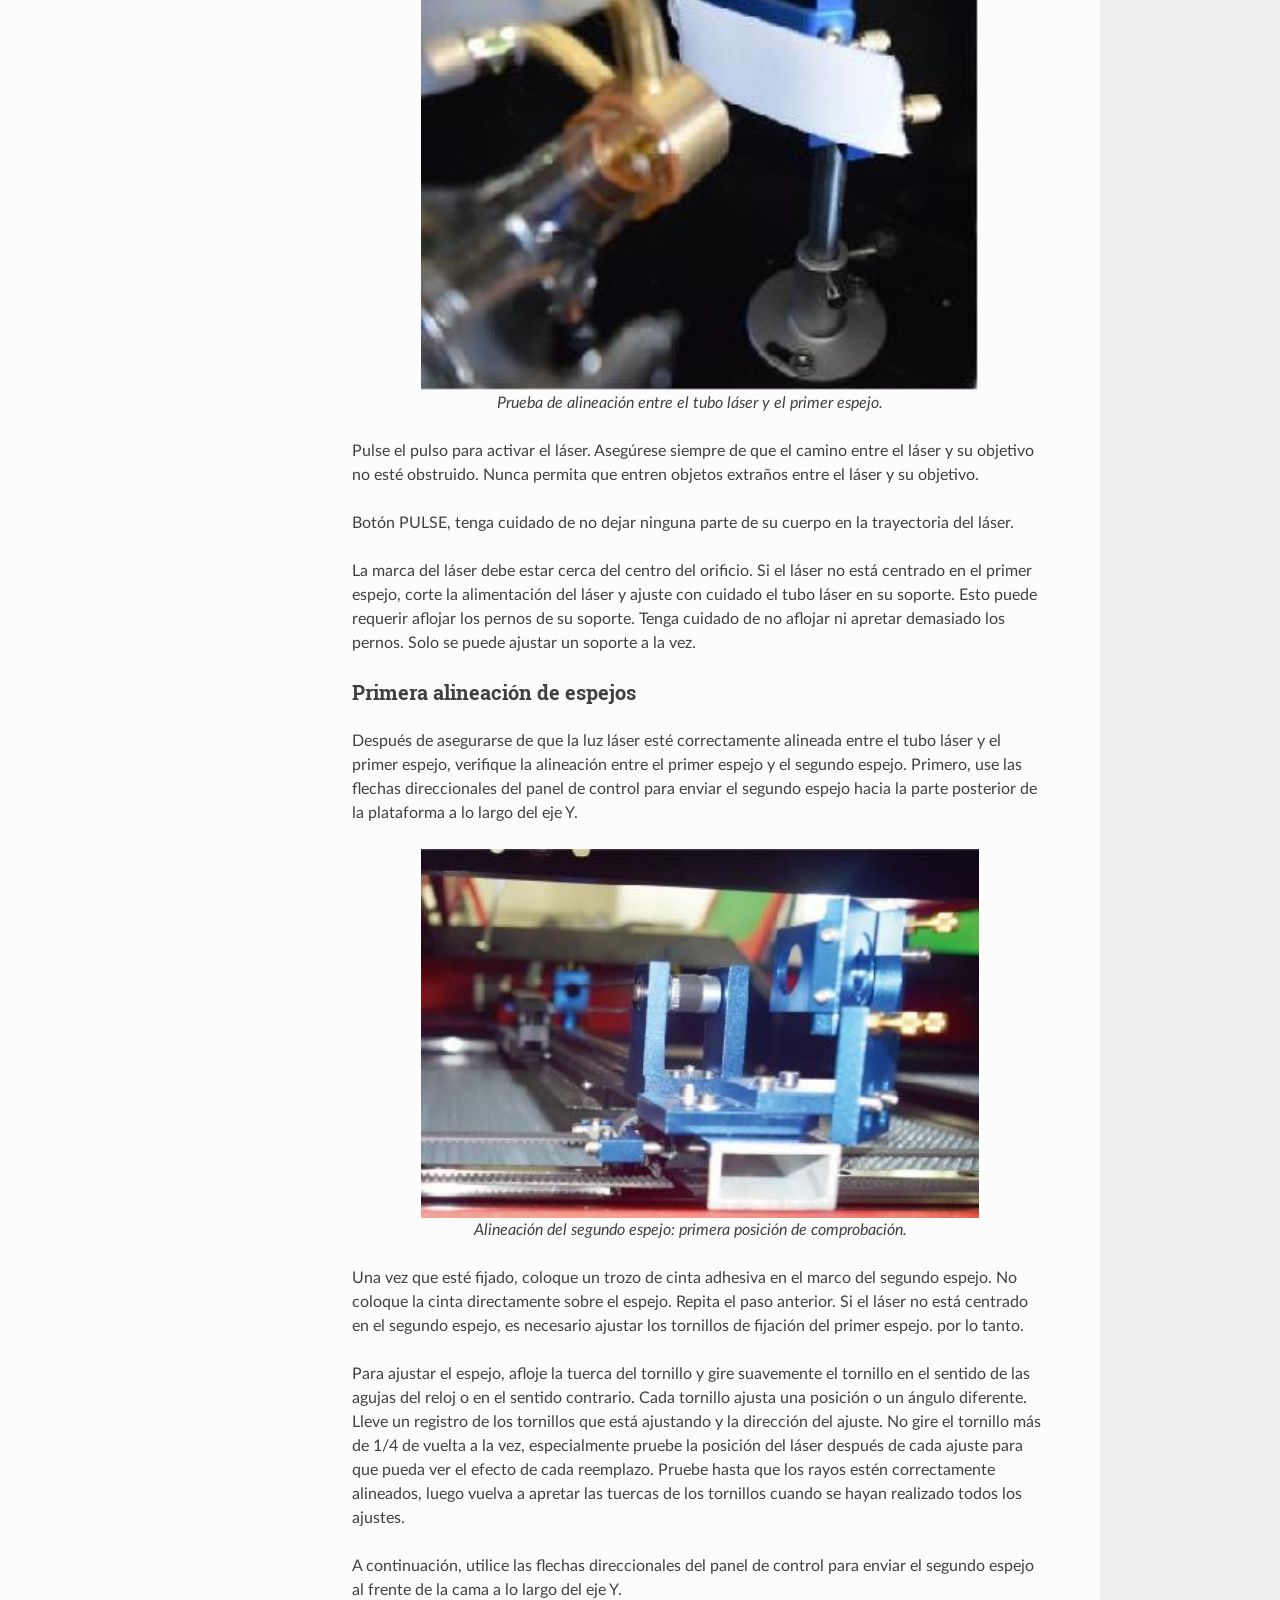
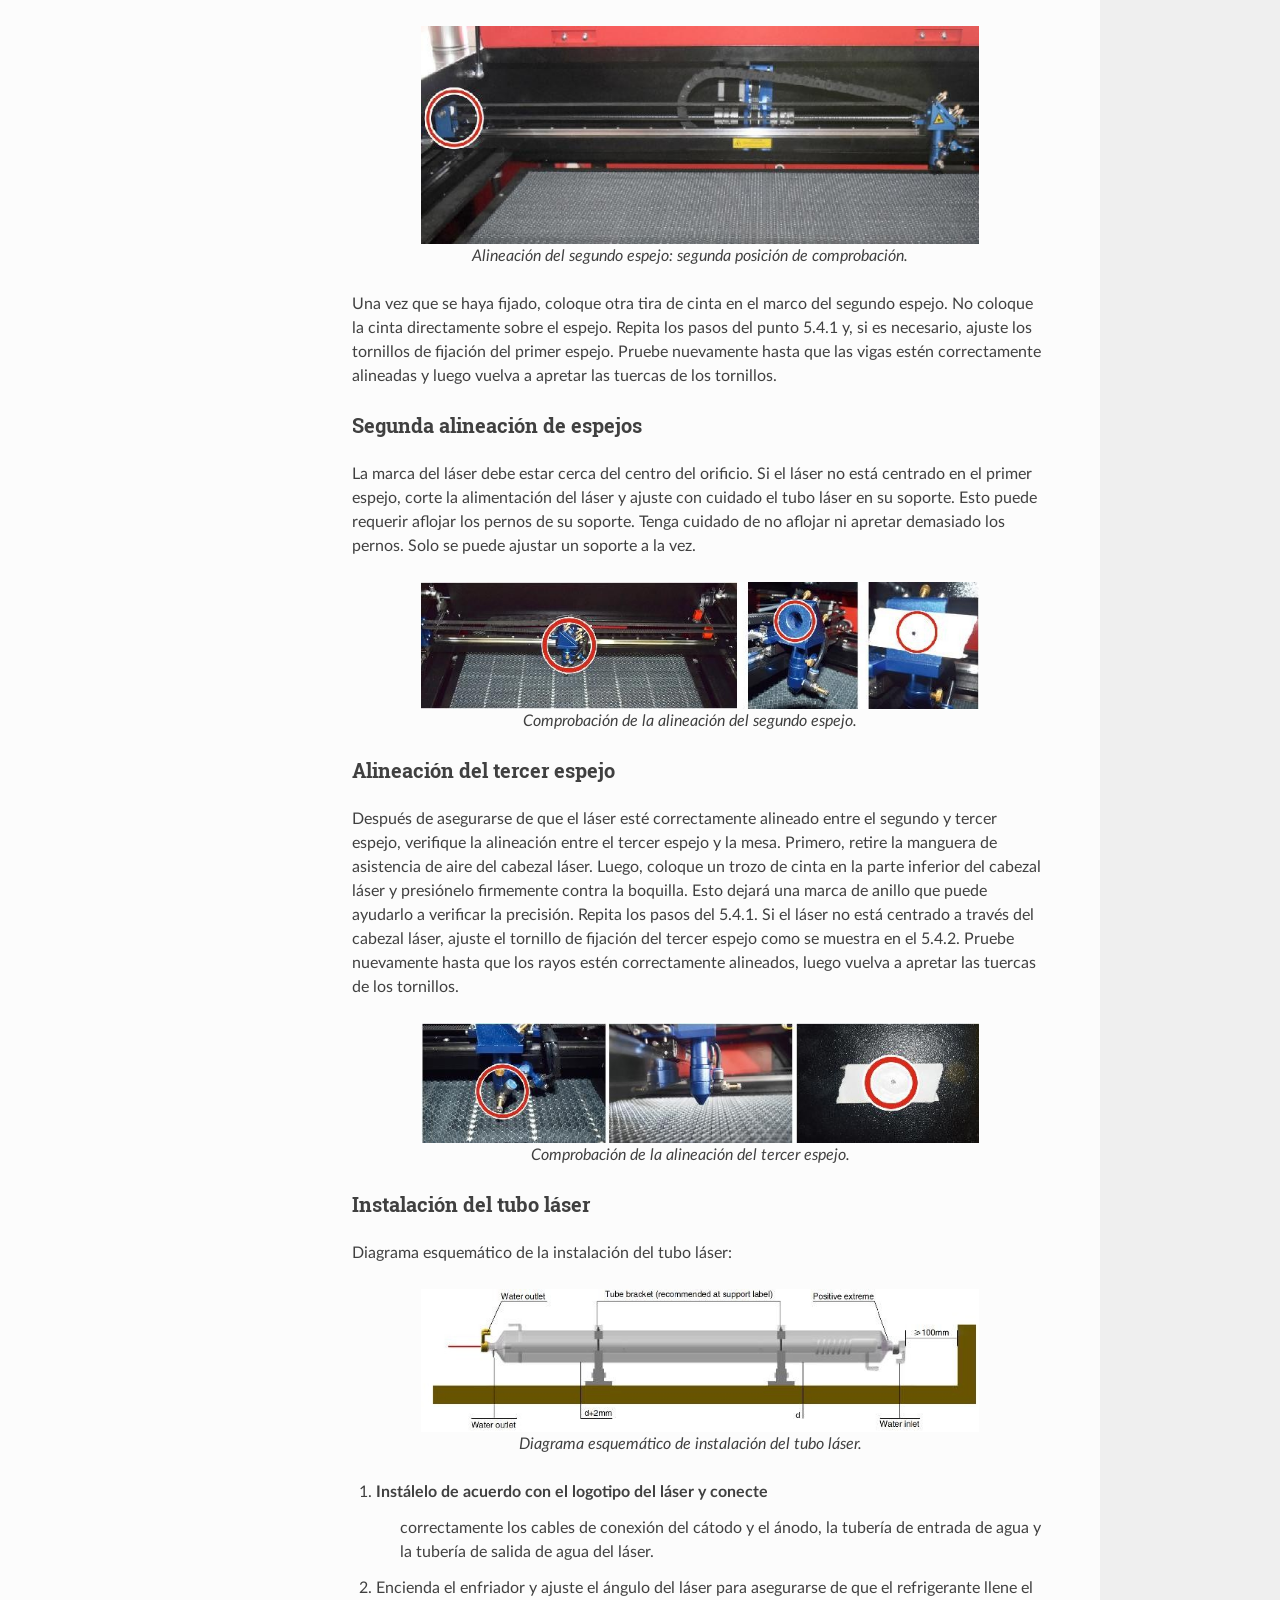
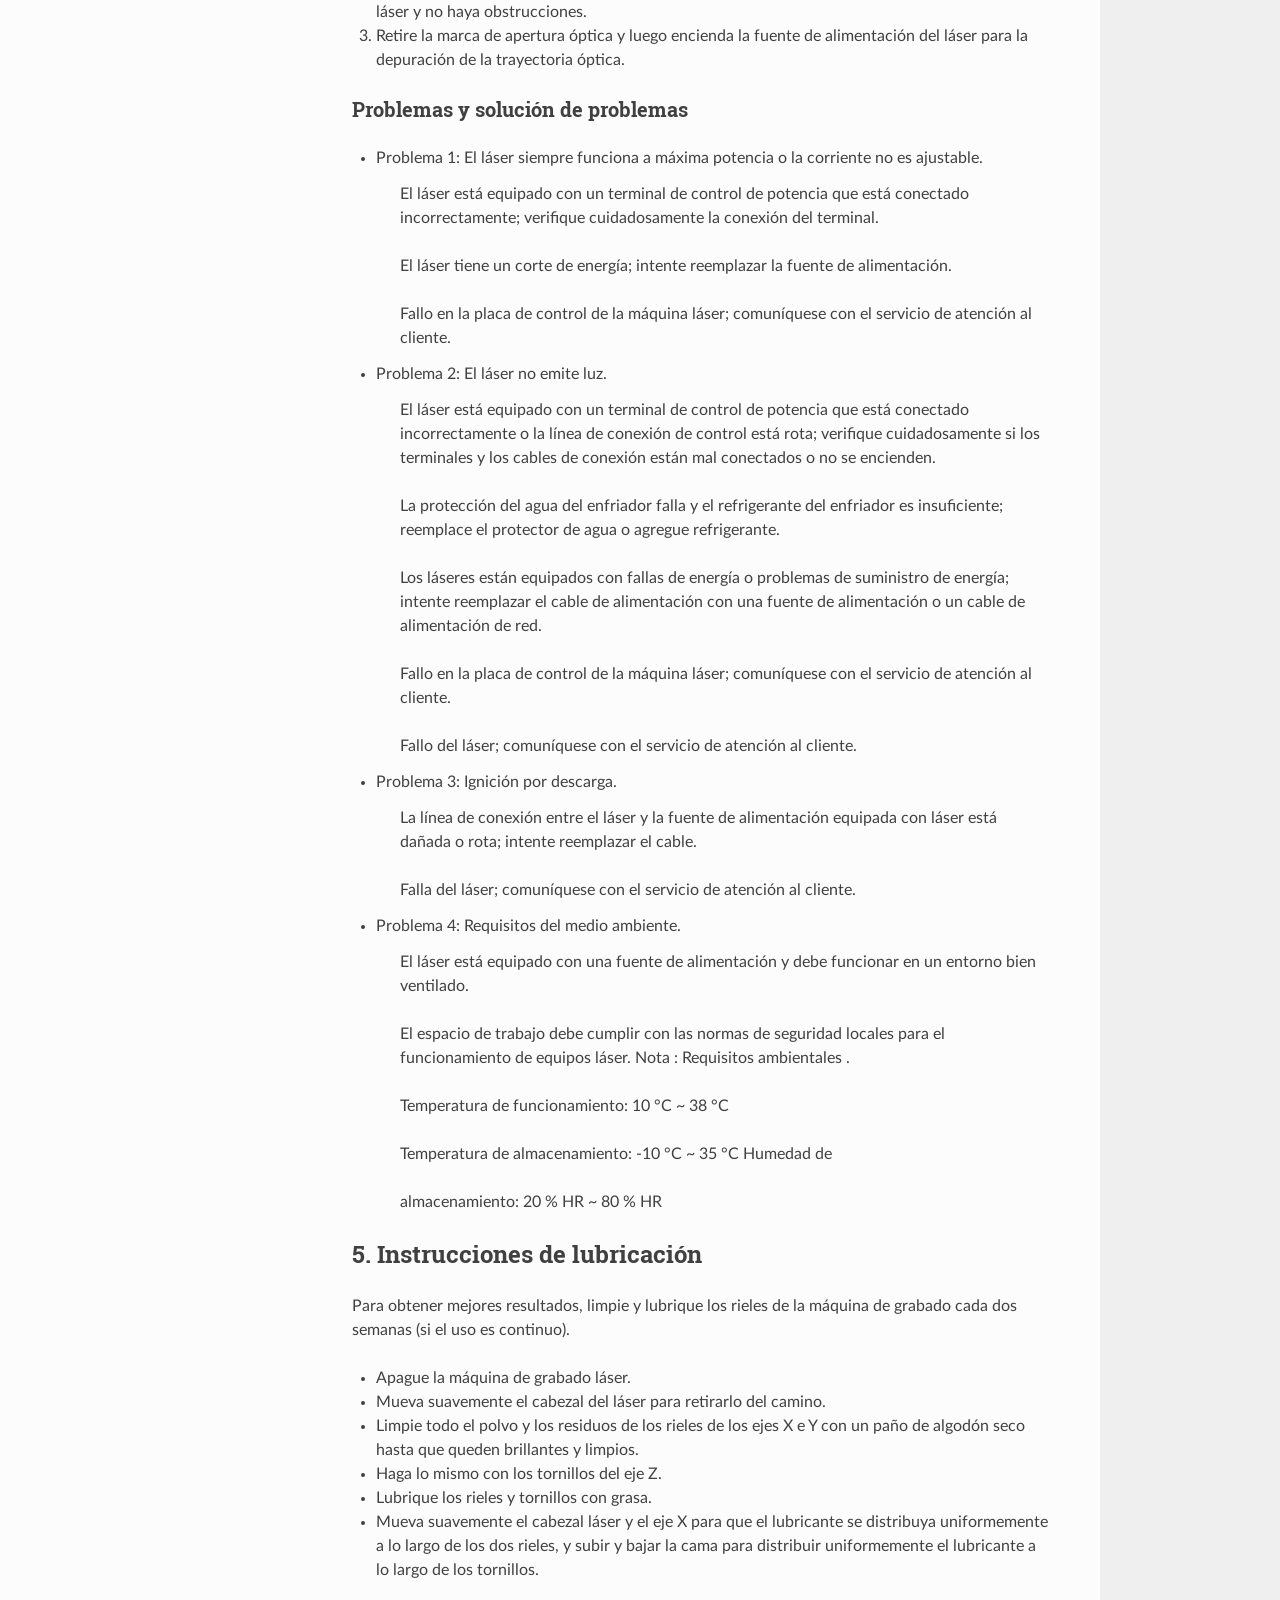
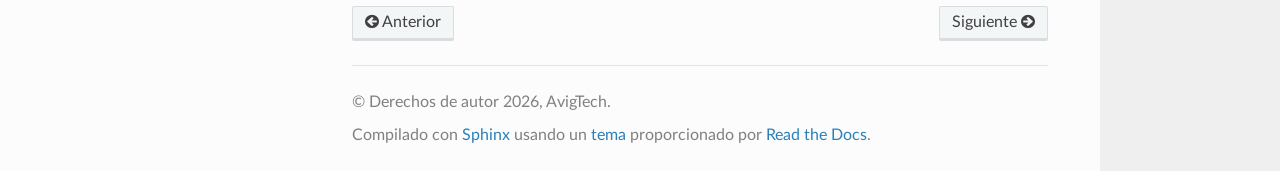
<file: documentos/tema_0/05_mantenimiento.html>
<!DOCTYPE html>
<html class="writer-html5" lang="es" data-content_root="../../">
<head>
  <meta charset="utf-8" /><meta name="viewport" content="width=device-width, initial-scale=1" />

  <meta name="viewport" content="width=device-width, initial-scale=1.0" />
  <title>MANTENIMIENTO &mdash; documentación de Cortadora y grabadora Láser R130100 - 1.1</title>
      <link rel="stylesheet" type="text/css" href="../../_static/pygments.css?v=b86133f3" />
      <link rel="stylesheet" type="text/css" href="../../_static/css/theme.css?v=9edc463e" />
      <link rel="stylesheet" type="text/css" href="../../_static/copybutton.css?v=76b2166b" />
      <link rel="stylesheet" type="text/css" href="../../_static/css/custom.css?v=23a32747" />

  
      <script src="../../_static/jquery.js?v=5d32c60e"></script>
      <script src="../../_static/_sphinx_javascript_frameworks_compat.js?v=2cd50e6c"></script>
      <script src="../../_static/documentation_options.js?v=ed4e2bf4"></script>
      <script src="../../_static/doctools.js?v=9bcbadda"></script>
      <script src="../../_static/sphinx_highlight.js?v=dc90522c"></script>
      <script src="../../_static/clipboard.min.js?v=a7894cd8"></script>
      <script src="../../_static/copybutton.js?v=f281be69"></script>
      <script src="../../_static/translations.js?v=f85f4cfb"></script>
    <script src="../../_static/js/theme.js"></script>
    <link rel="index" title="Índice" href="../../genindex.html" />
    <link rel="search" title="Búsqueda" href="../../search.html" />
    <link rel="next" title="1. Instalación del equipo" href="../tema_1/0_puesta_en_marcha.html" />
    <link rel="prev" title="OPERACIÓN" href="04_operacion.html" /> 
</head>

<body class="wy-body-for-nav"> 
  <div class="wy-grid-for-nav">
    <nav data-toggle="wy-nav-shift" class="wy-nav-side">
      <div class="wy-side-scroll">
        <div class="wy-side-nav-search" >

          
          
          <a href="../../index.html" class="icon icon-home">
            Cortadora y grabadora Láser R130100
          </a>
<div role="search">
  <form id="rtd-search-form" class="wy-form" action="../../search.html" method="get">
    <input type="text" name="q" placeholder="Buscar documentos" aria-label="Buscar documentos" />
    <input type="hidden" name="check_keywords" value="yes" />
    <input type="hidden" name="area" value="default" />
  </form>
</div>
        </div><div class="wy-menu wy-menu-vertical" data-spy="affix" role="navigation" aria-label="Navigation menu">
              <p class="caption" role="heading"><span class="caption-text">Manual Técnico</span></p>
<ul class="current">
<li class="toctree-l1"><a class="reference internal" href="0_introduccion.html">Máquina de láser R130100</a></li>
<li class="toctree-l1"><a class="reference internal" href="0_introduccion.html#bomba-de-agua-xyh-075">4.1 Bomba de agua XYH-075</a></li>
<li class="toctree-l1"><a class="reference internal" href="0_introduccion.html#compresor-de-aire-aco-004">4.2 Compresor de aire ACO-004</a></li>
<li class="toctree-l1"><a class="reference internal" href="0_introduccion.html#ventilador-extractor-czr-ly80">4.3 Ventilador extractor CZR-LY80</a></li>
<li class="toctree-l1"><a class="reference internal" href="01_descripcion_componentes.html">Descripción de componentes y sistema óptico</a></li>
<li class="toctree-l1"><a class="reference internal" href="02_seguridad.html">INFORMACIÓN DE SEGURIDAD</a></li>
<li class="toctree-l1"><a class="reference internal" href="04_operacion.html">OPERACIÓN</a></li>
<li class="toctree-l1 current"><a class="current reference internal" href="#">MANTENIMIENTO</a><ul>
<li class="toctree-l2"><a class="reference internal" href="#descripcion-general-del-mantenimiento">1. Descripción general del mantenimiento</a></li>
<li class="toctree-l2"><a class="reference internal" href="#sistema-de-refrigeracion-por-agua">2. Sistema de refrigeración por agua</a></li>
<li class="toctree-l2"><a class="reference internal" href="#limpieza">3. Limpieza</a><ul>
<li class="toctree-l3"><a class="reference internal" href="#limpieza-del-compartimento-principal-y-de-la-maquina">Limpieza del compartimento principal y de la máquina</a></li>
<li class="toctree-l3"><a class="reference internal" href="#limpieza-de-la-lente-de-enfoque">Limpieza de la lente de enfoque</a></li>
<li class="toctree-l3"><a class="reference internal" href="#limpieza-de-los-espejos">Limpieza de los espejos</a></li>
</ul>
</li>
<li class="toctree-l2"><a class="reference internal" href="#alineacion-de-la-trayectoria-del-laser">4. Alineación de la trayectoria del láser</a><ul>
<li class="toctree-l3"><a class="reference internal" href="#alineacion-del-tubo-laser">Alineación del tubo láser</a></li>
<li class="toctree-l3"><a class="reference internal" href="#primera-alineacion-de-espejos">Primera alineación de espejos</a></li>
<li class="toctree-l3"><a class="reference internal" href="#segunda-alineacion-de-espejos">Segunda alineación de espejos</a></li>
<li class="toctree-l3"><a class="reference internal" href="#alineacion-del-tercer-espejo">Alineación del tercer espejo</a></li>
<li class="toctree-l3"><a class="reference internal" href="#instalacion-del-tubo-laser">Instalación del tubo láser</a></li>
<li class="toctree-l3"><a class="reference internal" href="#problemas-y-solucion-de-problemas">Problemas y solución de problemas</a></li>
</ul>
</li>
<li class="toctree-l2"><a class="reference internal" href="#instrucciones-de-lubricacion">5. Instrucciones de lubricación</a></li>
</ul>
</li>
</ul>
<p class="caption" role="heading"><span class="caption-text">Puesta en Marcha</span></p>
<ul>
<li class="toctree-l1"><a class="reference internal" href="../tema_1/0_puesta_en_marcha.html">1. Instalación del equipo</a></li>
<li class="toctree-l1"><a class="reference internal" href="../tema_1/0_puesta_en_marcha.html#conexiones">2. Conexiones</a></li>
<li class="toctree-l1"><a class="reference internal" href="../tema_1/0_puesta_en_marcha.html#ajuste-del-enfoque">3. Ajuste del enfoque</a></li>
<li class="toctree-l1"><a class="reference internal" href="../tema_1/0_puesta_en_marcha.html#mantenimiento-del-equipo">Mantenimiento del equipo</a></li>
<li class="toctree-l1"><a class="reference internal" href="../tema_1/0_puesta_en_marcha.html#solucion-de-problemas">4. Solución de problemas</a></li>
</ul>
<p class="caption" role="heading"><span class="caption-text">Controlador Ruida</span></p>
<ul>
<li class="toctree-l1"><a class="reference internal" href="../tema_2/00_controlador.html">RuiDa RDC6445G</a></li>
<li class="toctree-l1"><a class="reference internal" href="../tema_2/00_controlador.html#descripcion-general">1. Descripción general</a></li>
<li class="toctree-l1"><a class="reference internal" href="../tema_2/00_controlador.html#dimensiones-de-instalacion">2. Dimensiones de instalación</a></li>
<li class="toctree-l1"><a class="reference internal" href="../tema_2/00_controlador.html#imagenes-del-equipo-e-interfaces">3. Imágenes del equipo e interfaces</a></li>
<li class="toctree-l1"><a class="reference internal" href="../tema_2/00_controlador.html#descripcion-de-las-senales-de-interfaz-de-la-placa-principal">4. Descripción de las señales de interfaz de la placa principal</a></li>
<li class="toctree-l1"><a class="reference internal" href="../tema_2/00_controlador.html#ejemplos-de-interfaz-de-potencia-laser">5. Ejemplos de interfaz de potencia láser</a></li>
<li class="toctree-l1"><a class="reference internal" href="../tema_2/00_controlador.html#ejemplos-de-interfaz-de-driver-para-motor-paso-a-paso-servo">6. Ejemplos de interfaz de driver para motor paso a paso/servo</a></li>
<li class="toctree-l1"><a class="reference internal" href="../tema_2/00_controlador.html#ejemplos-de-cableado-de-puertos-de-e-s">7. Ejemplos de cableado de puertos de E/S</a></li>
<li class="toctree-l1"><a class="reference internal" href="../tema_2/00_controlador.html#instrucciones-de-operacion-del-panel">8. Instrucciones de operación del panel</a></li>
<li class="toctree-l1"><a class="reference internal" href="../tema_2/00_controlador.html#explicacion-de-parametros-de-fabricante-y-usuario">9. Explicación de parámetros de fabricante y usuario</a></li>
</ul>
<p class="caption" role="heading"><span class="caption-text">Seguridad y Ejemplos</span></p>
<ul>
<li class="toctree-l1"><a class="reference internal" href="../tema_3/0_seguridad_uso.html">Seguridad y recomendaciones de uso</a></li>
<li class="toctree-l1"><a class="reference internal" href="../tema_3/1_ejemplos.html">Ejemplos</a></li>
</ul>

        </div>
      </div>
    </nav>

    <section data-toggle="wy-nav-shift" class="wy-nav-content-wrap"><nav class="wy-nav-top" aria-label="Mobile navigation menu" >
          <i data-toggle="wy-nav-top" class="fa fa-bars"></i>
          <a href="../../index.html">Cortadora y grabadora Láser R130100</a>
      </nav>

      <div class="wy-nav-content">
        <div class="rst-content">
          <div role="navigation" aria-label="Page navigation">
  <ul class="wy-breadcrumbs">
      <li><a href="../../index.html" class="icon icon-home" aria-label="Home"></a></li>
      <li class="breadcrumb-item active">MANTENIMIENTO</li>
      <li class="wy-breadcrumbs-aside">
      </li>
  </ul>
  <hr/>
</div>
          <div role="main" class="document" itemscope="itemscope" itemtype="http://schema.org/Article">
           <div itemprop="articleBody">
             
  <section id="mantenimiento">
<h1>MANTENIMIENTO<a class="headerlink" href="#mantenimiento" title="Link to this heading"></a></h1>
<section id="descripcion-general-del-mantenimiento">
<h2>1. Descripción general del mantenimiento<a class="headerlink" href="#descripcion-general-del-mantenimiento" title="Link to this heading"></a></h2>
<p>El uso de procedimientos distintos a los especificados en este documento
puede provocar una exposición peligrosa a la radiación láser. Apague
siempre el aparato y desconéctelo de la fuente de alimentación antes de
realizar cualquier trabajo de limpieza o mantenimiento. Mantenga siempre
limpio el sistema, ya que los residuos inflamables en las áreas de
trabajo y de escape suponen un peligro de incendio. Solo los
profesionales capacitados y calificados pueden modificar o desmontar
este equipo.</p>
<ul class="simple">
<li><p>Se debe suministrar agua destilada limpia y fría al sistema en todo momento.</p></li>
<li><p>El banco de trabajo debe limpiarse y el contenedor vaciarse todos los días.</p></li>
<li><p>El tercer espejo y la lente de enfoque deben inspeccionarse diariamente y limpiarse si es necesario.</p></li>
<li><p>Otros espejos y sistemas de escape deben inspeccionarse semanalmente y limpiarse si es necesario.</p></li>
<li><p>La alineación del haz debe comprobarse semanalmente.</p></li>
<li><p>El cableado debe revisarse semanalmente para detectar conexiones sueltas, especialmente en la fuente de alimentación del tubo láser.</p></li>
<li><p>Los rieles deben limpiarse y lubricarse al menos una veces al mes.</p></li>
<li><p>La asistencia de aire debe inspeccionarse una vez al mes y limpiarse si es necesario.</p></li>
<li><p>Toda la máquina láser, incluidos otros componentes como el sistema
de refrigeración por agua, debe inspeccionarse una vez al mes y
limpiarse si es necesario.</p></li>
</ul>
</section>
<section id="sistema-de-refrigeracion-por-agua">
<h2>2. Sistema de refrigeración por agua<a class="headerlink" href="#sistema-de-refrigeracion-por-agua" title="Link to this heading"></a></h2>
<ul class="simple">
<li><p>Nunca toque ni ajuste el suministro de agua del grabador mientras la bomba esté parada.</p></li>
<li><p>Conectado a la corriente.</p></li>
<li><p>El tubo láser debe enfriarse con agua destilada limpia para evitar
sobrecalentamiento. Lo ideal es utilizar agua a temperatura ambiente o
ligeramente más tibia. Los tubos láser requieren al menos 2 galones (7,5 litros) de agua destilada limpia y fría u otro refrigerante
seguro para láser para evitar el sobrecalentamiento. Si la
temperatura del agua está cerca de los 100 °F (38 °C), deje de trabajar hasta que se enfríe o
encuentre una forma de bajar su temperatura sin interrumpir el
suministro de agua del tubo láser. El agua tampoco debe enfriarse
demasiado, ya que esto también puede hacer que el tubo láser de
vidrio se rompa durante el uso. En los meses de invierno o si utiliza
hielo para enfriar el agua caliente, asegúrese de que la temperatura
nunca baje de los 50 °F (10 °C).</p></li>
<li><p>Se debe agregar más agua cada pocos días para garantizar la
evaporación. no hace que la bomba quede expuesta durante el uso .</p></li>
</ul>
</section>
<section id="limpieza">
<h2>3. Limpieza<a class="headerlink" href="#limpieza" title="Link to this heading"></a></h2>
<section id="limpieza-del-compartimento-principal-y-de-la-maquina">
<h3>Limpieza del compartimento principal y de la máquina<a class="headerlink" href="#limpieza-del-compartimento-principal-y-de-la-maquina" title="Link to this heading"></a></h3>
<p>Compruebe al menos una vez al día si hay acumulación de polvo en la
cámara de grabado principal. Si es así, debe eliminarlo. Los intervalos
y requisitos de limpieza exactos dependen en gran medida del material
que se procesa y del tiempo de funcionamiento del equipo. Las máquinas
limpias garantizan un rendimiento óptimo y reducen los costos de
servicio, así como la riesgo de incendio o lesiones.</p>
<p>Limpie la ventana de visualización con un detergente suave y las lentes
o un paño de algodón. No utilice toallas de papel, ya que pueden rayar
el acrílico y reducir la capacidad de la tapa para protegerlo de la
radiación láser. Limpie a fondo el interior de la cabina principal para
eliminar cualquier residuo, partícula o sedimento. Se recomiendan
toallas de papel y limpiadores de ventanas. Si es necesario, limpie la
tapa del tubo láser después de que se haya enfriado por completo. Deje
que cualquier líquido utilizado en cualquier limpieza se seque por
completo antes de seguir utilizando el engaver .</p>
</section>
<section id="limpieza-de-la-lente-de-enfoque">
<h3>Limpieza de la lente de enfoque<a class="headerlink" href="#limpieza-de-la-lente-de-enfoque" title="Link to this heading"></a></h3>
<p>La lente tiene un revestimiento duradero que no se dañará con una
limpieza adecuada y cuidadosa.</p>
<p>Debes revisar la lente y el espejo al tercer día y limpiarlos si hay
residuos o neblina en la superficie. La eficiencia del láser se reducirá
y la acumulación de calor en el aceite o el polvo puede dañar la lente.</p>
<ol class="arabic simple">
<li><p>Mueva la mesa de grabado a una distancia de aproximadamente 4
pulgadas (10 cm) debajo de la montura de la lente.</p></li>
<li><p>Mueva el cabezal del láser al centro de la mesa y coloque un paño
debajo del soporte de la lente para que ésta no se dañe si se cae
accidentalmente del soporte.</p></li>
<li><p>Desatornille el soporte de la lente y gírelo hacia la izquierda.</p></li>
<li><p>Retire la manguera de aire presurizado y la conexión del riel láser.</p></li>
<li><p>Después de colocar la lente sobre papel de limpieza de lentes
limpio, gire con cuidado el soporte de la lente para que la lente y
su junta tórica caigan sobre el paño de limpieza y retire la lente
de la montura.</p></li>
<li><p>Revise la junta tórica y, si es necesario, límpiela con un hisopo de
algodón y una toalla de papel o un paño para limpiar lentes.</p></li>
<li><p>Sople aire sobre la superficie de la lente para eliminar la mayor
cantidad posible de polvo grueso.</p></li>
<li><p>Inspeccione la superficie de la lente y límpiela con una solución de
limpieza de lentes y papel o paño para lentes si es necesario.</p></li>
<li><p>Sujete el borde del conjunto de lentes con un pañuelo de papel y
utilice una solución de limpieza de lentes. Sujete la lente en
ángulo y enjuague ambas superficies para eliminar la suciedad.</p></li>
<li><p>Coloque las lentes sobre un paño de limpieza limpio y aplique un
poco de solución limpiadora de lentes en un lado de la lente. Deje
que el líquido actúe durante aproximadamente un minuto y luego
limpie suavemente con papel de limpieza de lentes humedecido en
solución limpiadora de lentes. Seque este lado de la lente con un
paño limpio y seco.</p></li>
<li><p>Repita el mismo proceso de limpieza en el otro lado de la lente.
Nunca utilice las toallas de papel de limpieza dos veces. El polvo
que se acumula en las toallas de papel de limpieza puede rayar la
superficie de la lente.</p></li>
<li><p>Revise la lente. Si aún está sucia, repita el proceso de limpieza
anterior hasta que la lente esté limpia. No toque la superficie de
la lente después de limpiarla.</p></li>
<li><p>Inserte con cuidado la lente en el soporte, asegurándose de que el
lado convexo circular esté hacia arriba. Coloque la junta tórica en
la parte superior de la lente.</p></li>
<li><dl class="simple">
<dt>Vuelva a ensamblar con cuidado la lente y el cabezal láser en el</dt><dd><p>orden inverso.</p>
</dd>
</dl>
</li>
</ol>
</section>
<section id="limpieza-de-los-espejos">
<h3>Limpieza de los espejos<a class="headerlink" href="#limpieza-de-los-espejos" title="Link to this heading"></a></h3>
<p>Si hay residuos o neblina en la superficie del espejo, también se debe
limpiar el espejo para mejorar el rendimiento y evitar daños
permanentes.</p>
<p>El primer disparo se encuentra detrás del lado izquierdo de la máquina,
más allá del extremo más alejado del eje Y. La segunda lente está en el
eje Y en el extremo izquierdo del eje X. La tercera lente está ubicada
en la parte superior del cabezal láser en el eje X. La mayor acumulación
de residuos se encuentra en el tercer espejo y se debe revisar a diario
con la lente de enfoque. La primera y la segunda lente se pueden revisar
a diario si es necesario, pero si solo se revisan una vez a la semana,
se recomienda limpiarlas a fondo.</p>
<p>Generalmente bien.</p>
<figure class="align-center" id="id1">
<a class="reference internal image-reference" href="../../_images/07_espejos_sistema_optico.jpg"><img alt="../../_images/07_espejos_sistema_optico.jpg" src="../../_images/07_espejos_sistema_optico.jpg" style="width: 80%;" />
</a>
<figcaption>
<p><span class="caption-text">Ubicación de los tres espejos del sistema óptico.</span><a class="headerlink" href="#id1" title="Link to this image"></a></p>
</figcaption>
</figure>
<p>Los espejos se pueden limpiar en su lugar usando pañuelos o paños para
limpiar lentes, o se pueden quitar girándolos en sentido antihorario.
Tenga cuidado de no tocar la superficie del espejo directamente. Evite
presionar demasiado para no desgastar los residuos y causar rayones. Si
se quitan los espejos para limpiarlos, Vuelva a instalarlos girándolos
en el sentido de las agujas del reloj en su lugar teniendo cuidado de
evitar rayarlos.</p>
</section>
</section>
<section id="alineacion-de-la-trayectoria-del-laser">
<h2>4. Alineación de la trayectoria del láser<a class="headerlink" href="#alineacion-de-la-trayectoria-del-laser" title="Link to this heading"></a></h2>
<p>La alineación adecuada del haz es muy importante para la eficiencia
general y la calidad del trabajo de la máquina. Esta máquina se alinea
completamente con el haz antes del envío. Sin embargo, cuando la
grabadora llega por primera vez, aproximadamente una vez a la semana
durante el funcionamiento normal, se recomienda al usuario que confirme
que la alineación aún se encuentra en un nivel aceptable y que el espejo
y la lente de enfoque no se mueven debido al movimiento de la máquina.</p>
<figure class="align-center" id="id2">
<a class="reference internal image-reference" href="../../_images/08_tubo_laser_conexiones.jpg"><img alt="../../_images/08_tubo_laser_conexiones.jpg" src="../../_images/08_tubo_laser_conexiones.jpg" style="width: 80%;" />
</a>
<figcaption>
<p><span class="caption-text">Tubo láser y conexiones asociadas.</span><a class="headerlink" href="#id2" title="Link to this image"></a></p>
</figcaption>
</figure>
<p>Será necesario colocar un trozo de cinta en cada etapa del recorrido del
láser, marcándolo para confirmar que la plataforma se mantiene
correctamente alineada. De lo contrario, utilizará el soporte del tubo
láser o los tornillos de la parte posterior del espejo desalineado para
corregir el problema. Una vez que se agoten las cintas suministradas, recomendamos
utilizar cintas de enmascarar, ya que son fáciles de manejar y usar.</p>
<p>Si la alineación del haz se realiza sin cuidado, el operador puede
quedar expuesto a una pequeña cantidad de radiación. Siga estos
procedimientos correctamente y tenga siempre cuidado al realizar la
alineación del haz realice la alineación del haz a niveles de potencia bajos: 15 % o menos.
Cualquier porcentaje superior hará que el láser encienda la tira de
prueba en lugar de marcarla. Asegúrese de configurar la potencia máxima
(no la mínima) al 15 %.</p>
<section id="alineacion-del-tubo-laser">
<h3>Alineación del tubo láser<a class="headerlink" href="#alineacion-del-tubo-laser" title="Link to this heading"></a></h3>
<p>Para probar la alineación del tubo láser con el primer espejo, corte una
tira de cinta y colóquela en el marco del espejo.</p>
<p>No coloque la cinta directamente sobre el espejo. Encienda la máquina y
ajuste el nivel de potencia al 15 % o menos.</p>
<p>Presiona PULSE para disparar el láser manualmente. Deberías poder ver
una pequeña marca en la cinta. Si no la detecta, presiona PULSE
nuevamente.</p>
<figure class="align-center" id="id3">
<a class="reference internal image-reference" href="../../_images/09_prueba_alineacion_primer_espejo.jpg"><img alt="../../_images/09_prueba_alineacion_primer_espejo.jpg" src="../../_images/09_prueba_alineacion_primer_espejo.jpg" style="width: 80%;" />
</a>
<figcaption>
<p><span class="caption-text">Prueba de alineación entre el tubo láser y el primer espejo.</span><a class="headerlink" href="#id3" title="Link to this image"></a></p>
</figcaption>
</figure>
<p>Pulse el pulso para activar el láser. Asegúrese siempre de que el camino
entre el láser y su objetivo no esté obstruido. Nunca permita que entren
objetos extraños entre el láser y su objetivo.</p>
<p>Botón PULSE, tenga cuidado de no dejar ninguna parte de su cuerpo en la
trayectoria del láser.</p>
<p>La marca del láser debe estar cerca del centro del orificio. Si el láser
no está centrado en el primer espejo, corte la alimentación del láser y
ajuste con cuidado el tubo láser en su soporte. Esto puede requerir
aflojar los pernos de su soporte. Tenga cuidado de no aflojar ni apretar
demasiado los pernos. Solo se puede ajustar un soporte a la vez.</p>
</section>
<section id="primera-alineacion-de-espejos">
<h3>Primera alineación de espejos<a class="headerlink" href="#primera-alineacion-de-espejos" title="Link to this heading"></a></h3>
<p>Después de asegurarse de que la luz láser esté correctamente alineada
entre el tubo láser y el primer espejo, verifique la alineación entre el
primer espejo y el segundo espejo. Primero, use las flechas
direccionales del panel de control para enviar el segundo espejo hacia
la parte posterior de la plataforma a lo largo del eje Y.</p>
<figure class="align-center" id="id4">
<a class="reference internal image-reference" href="../../_images/10_alineacion_segundo_espejo_posicion_1.jpg"><img alt="../../_images/10_alineacion_segundo_espejo_posicion_1.jpg" src="../../_images/10_alineacion_segundo_espejo_posicion_1.jpg" style="width: 80%;" />
</a>
<figcaption>
<p><span class="caption-text">Alineación del segundo espejo: primera posición de comprobación.</span><a class="headerlink" href="#id4" title="Link to this image"></a></p>
</figcaption>
</figure>
<p>Una vez que esté fijado, coloque un trozo de cinta adhesiva en el marco
del segundo espejo. No coloque la cinta directamente sobre el espejo.
Repita el paso anterior. Si el láser no está centrado en el segundo
espejo, es necesario ajustar los tornillos de fijación del primer
espejo. por lo tanto.</p>
<p>Para ajustar el espejo, afloje la tuerca del tornillo y gire suavemente
el tornillo en el sentido de las agujas del reloj o en el sentido
contrario. Cada tornillo ajusta una posición o un ángulo diferente.
Lleve un registro de los tornillos que está ajustando y la dirección del
ajuste. No gire el tornillo más de 1/4 de vuelta a la vez, especialmente
pruebe la posición del láser después de cada ajuste para que pueda ver
el efecto de cada reemplazo. Pruebe hasta que los rayos estén
correctamente alineados, luego vuelva a apretar las tuercas de los
tornillos cuando se hayan realizado todos los ajustes.</p>
<p>A continuación, utilice las flechas direccionales del panel de control
para enviar el segundo espejo al frente de la cama a lo largo del eje Y.</p>
<figure class="align-center" id="id5">
<a class="reference internal image-reference" href="../../_images/11_alineacion_segundo_espejo_posicion_2.jpg"><img alt="../../_images/11_alineacion_segundo_espejo_posicion_2.jpg" src="../../_images/11_alineacion_segundo_espejo_posicion_2.jpg" style="width: 80%;" />
</a>
<figcaption>
<p><span class="caption-text">Alineación del segundo espejo: segunda posición de comprobación.</span><a class="headerlink" href="#id5" title="Link to this image"></a></p>
</figcaption>
</figure>
<p>Una vez que se haya fijado, coloque otra tira de cinta en el marco del
segundo espejo. No coloque la cinta directamente sobre el espejo. Repita
los pasos del punto 5.4.1 y, si es necesario, ajuste los tornillos de
fijación del primer espejo. Pruebe nuevamente hasta que las vigas estén
correctamente alineadas y luego vuelva a apretar las tuercas de los
tornillos.</p>
</section>
<section id="segunda-alineacion-de-espejos">
<h3>Segunda alineación de espejos<a class="headerlink" href="#segunda-alineacion-de-espejos" title="Link to this heading"></a></h3>
<p>La marca del láser debe estar cerca del centro del orificio. Si el láser
no está centrado en el primer espejo, corte la alimentación del láser y
ajuste con cuidado el tubo láser en su soporte. Esto puede requerir
aflojar los pernos de su soporte. Tenga cuidado de no aflojar ni apretar
demasiado los pernos. Solo se puede ajustar un soporte a la vez.</p>
<figure class="align-center" id="id6">
<a class="reference internal image-reference" href="../../_images/12_alineacion_segundo_espejo.jpg"><img alt="../../_images/12_alineacion_segundo_espejo.jpg" src="../../_images/12_alineacion_segundo_espejo.jpg" style="width: 80%;" />
</a>
<figcaption>
<p><span class="caption-text">Comprobación de la alineación del segundo espejo.</span><a class="headerlink" href="#id6" title="Link to this image"></a></p>
</figcaption>
</figure>
</section>
<section id="alineacion-del-tercer-espejo">
<h3>Alineación del tercer espejo<a class="headerlink" href="#alineacion-del-tercer-espejo" title="Link to this heading"></a></h3>
<p>Después de asegurarse de que el láser esté correctamente alineado entre
el segundo y tercer espejo, verifique la alineación entre el tercer
espejo y la mesa. Primero, retire la manguera de asistencia de aire del
cabezal láser. Luego, coloque un trozo de cinta en la parte inferior del
cabezal láser y presiónelo firmemente contra la boquilla. Esto dejará
una marca de anillo que puede ayudarlo a verificar la precisión. Repita
los pasos del 5.4.1. Si el láser no está centrado a través del cabezal
láser, ajuste el tornillo de fijación del tercer espejo como se muestra
en el 5.4.2. Pruebe nuevamente hasta que los rayos estén correctamente
alineados, luego vuelva a apretar las tuercas de los tornillos.</p>
<figure class="align-center" id="id7">
<a class="reference internal image-reference" href="../../_images/13_alineacion_tercer_espejo.jpg"><img alt="../../_images/13_alineacion_tercer_espejo.jpg" src="../../_images/13_alineacion_tercer_espejo.jpg" style="width: 80%;" />
</a>
<figcaption>
<p><span class="caption-text">Comprobación de la alineación del tercer espejo.</span><a class="headerlink" href="#id7" title="Link to this image"></a></p>
</figcaption>
</figure>
</section>
<section id="instalacion-del-tubo-laser">
<h3>Instalación del tubo láser<a class="headerlink" href="#instalacion-del-tubo-laser" title="Link to this heading"></a></h3>
<p>Diagrama esquemático de la instalación del tubo láser:</p>
<figure class="align-center" id="id8">
<a class="reference internal image-reference" href="../../_images/14_instalacion_tubo_laser.jpg"><img alt="../../_images/14_instalacion_tubo_laser.jpg" src="../../_images/14_instalacion_tubo_laser.jpg" style="width: 80%;" />
</a>
<figcaption>
<p><span class="caption-text">Diagrama esquemático de instalación del tubo láser.</span><a class="headerlink" href="#id8" title="Link to this image"></a></p>
</figcaption>
</figure>
<ol class="arabic simple">
<li><dl class="simple">
<dt>Instálelo de acuerdo con el logotipo del láser y conecte</dt><dd><p>correctamente los cables de conexión del cátodo y el ánodo, la
tubería de entrada de agua y la tubería de salida de agua del láser.</p>
</dd>
</dl>
</li>
<li><p>Encienda el enfriador y ajuste el ángulo del láser para asegurarse de que el refrigerante llene el láser y no haya obstrucciones.</p></li>
<li><p>Retire la marca de apertura óptica y luego encienda la fuente de alimentación del láser para la depuración de la trayectoria óptica.</p></li>
</ol>
</section>
<section id="problemas-y-solucion-de-problemas">
<h3>Problemas y solución de problemas<a class="headerlink" href="#problemas-y-solucion-de-problemas" title="Link to this heading"></a></h3>
<ul>
<li><p>Problema 1: El láser siempre funciona a máxima potencia o la corriente no es ajustable.</p>
<blockquote>
<div><p>El láser está equipado con un terminal de control de potencia que
está conectado incorrectamente; verifique cuidadosamente la conexión
del terminal.</p>
<p>El láser tiene un corte de energía; intente reemplazar la fuente de
alimentación.</p>
<p>Fallo en la placa de control de la máquina láser; comuníquese con el
servicio de atención al cliente.</p>
</div></blockquote>
</li>
<li><p>Problema 2: El láser no emite luz.</p>
<blockquote>
<div><p>El láser está equipado con un terminal de control de potencia que
está conectado incorrectamente o la línea de conexión de control está
rota; verifique cuidadosamente si los terminales y los cables de
conexión están mal conectados o no se encienden.</p>
<p>La protección del agua del enfriador falla y el refrigerante del
enfriador es insuficiente; reemplace el protector de agua o agregue
refrigerante.</p>
<p>Los láseres están equipados con fallas de energía o problemas de
suministro de energía; intente reemplazar el cable de alimentación
con una fuente de alimentación o un cable de alimentación de red.</p>
<p>Fallo en la placa de control de la máquina láser; comuníquese con el
servicio de atención al cliente.</p>
<p>Fallo del láser; comuníquese con el servicio de atención al cliente.</p>
</div></blockquote>
</li>
<li><p>Problema 3: Ignición por descarga.</p>
<blockquote>
<div><p>La línea de conexión entre el láser y la fuente de alimentación
equipada con láser está dañada o rota; intente reemplazar el cable.</p>
<p>Falla del láser; comuníquese con el servicio de atención al cliente.</p>
</div></blockquote>
</li>
<li><p>Problema 4: Requisitos del medio ambiente.</p>
<blockquote>
<div><p>El láser está equipado con una fuente de alimentación y debe
funcionar en un entorno bien ventilado.</p>
<p>El espacio de trabajo debe cumplir con las normas de seguridad
locales para el funcionamiento de equipos láser. Nota : Requisitos
ambientales .</p>
<p>Temperatura de funcionamiento: 10 °C ~ 38 °C</p>
<p>Temperatura de almacenamiento: -10 °C ~ 35 °C Humedad de</p>
<p>almacenamiento: 20 % HR ~ 80 % HR</p>
</div></blockquote>
</li>
</ul>
</section>
</section>
<section id="instrucciones-de-lubricacion">
<h2>5. Instrucciones de lubricación<a class="headerlink" href="#instrucciones-de-lubricacion" title="Link to this heading"></a></h2>
<p>Para obtener mejores resultados, limpie y lubrique los rieles de la
máquina de grabado cada dos semanas (si el uso es continuo).</p>
<ul class="simple">
<li><p>Apague la máquina de grabado láser.</p></li>
<li><p>Mueva suavemente el cabezal del láser para retirarlo del camino.</p></li>
<li><p>Limpie todo el polvo y los residuos de los rieles de los ejes X e Y con
un paño de algodón seco hasta que queden brillantes y limpios.</p></li>
<li><p>Haga lo mismo con los tornillos del eje Z.</p></li>
<li><p>Lubrique los rieles y tornillos con grasa.</p></li>
<li><p>Mueva suavemente el cabezal láser y el eje X para que el lubricante se distribuya uniformemente
a lo largo de los dos rieles, y subir y bajar la cama
para distribuir uniformemente el lubricante a lo largo de los
tornillos.</p></li>
</ul>
</section>
</section>


           </div>
          </div>
          <footer><div class="rst-footer-buttons" role="navigation" aria-label="Pie de página">
        <a href="04_operacion.html" class="btn btn-neutral float-left" title="OPERACIÓN" accesskey="p" rel="prev"><span class="fa fa-arrow-circle-left" aria-hidden="true"></span> Anterior</a>
        <a href="../tema_1/0_puesta_en_marcha.html" class="btn btn-neutral float-right" title="1. Instalación del equipo" accesskey="n" rel="next">Siguiente <span class="fa fa-arrow-circle-right" aria-hidden="true"></span></a>
    </div>

  <hr/>

  <div role="contentinfo">
    <p>&#169; Derechos de autor 2026, AvigTech.</p>
  </div>

  Compilado con <a href="https://www.sphinx-doc.org/">Sphinx</a> usando un
    <a href="https://github.com/readthedocs/sphinx_rtd_theme">tema</a>
    proporcionado por <a href="https://readthedocs.org">Read the Docs</a>.
   

</footer>
        </div>
      </div>
    </section>
  </div>
  <script>
      jQuery(function () {
          SphinxRtdTheme.Navigation.enable(true);
      });
  </script> 

</body>
</html>
</file>
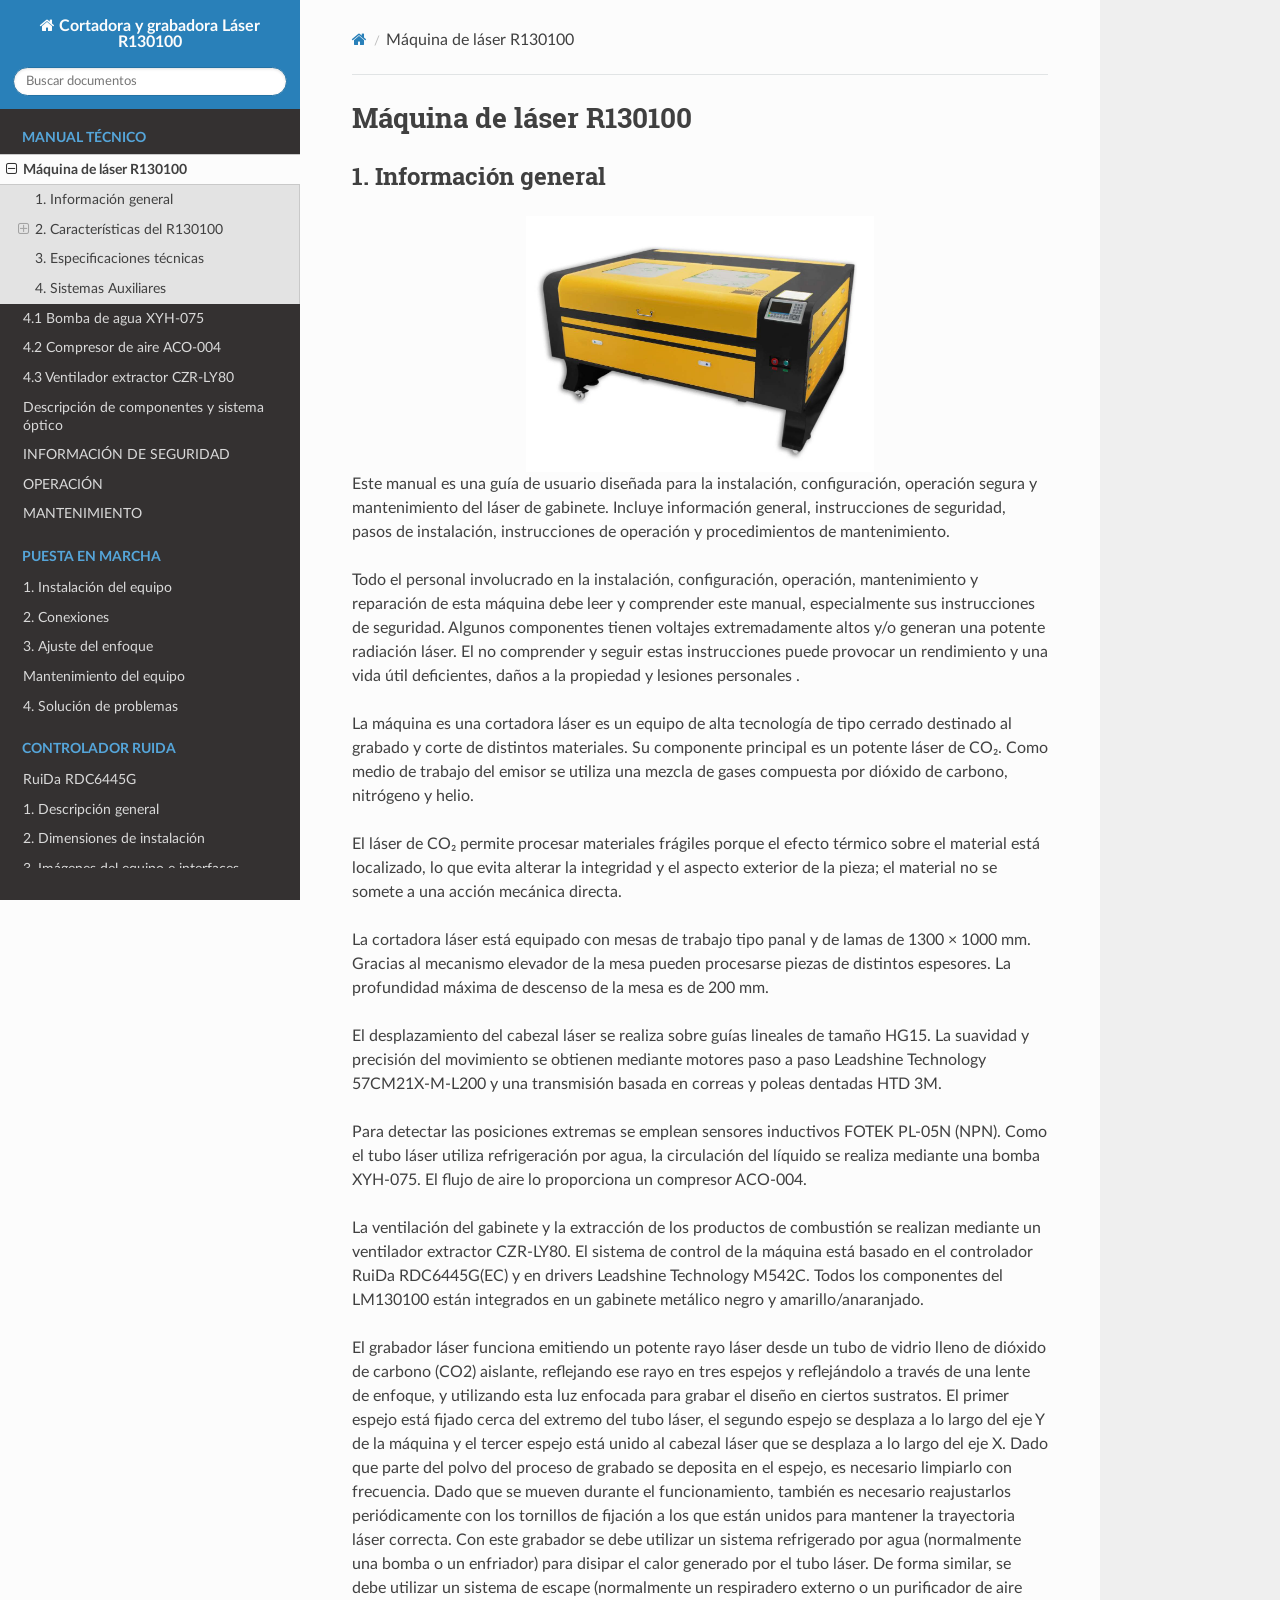
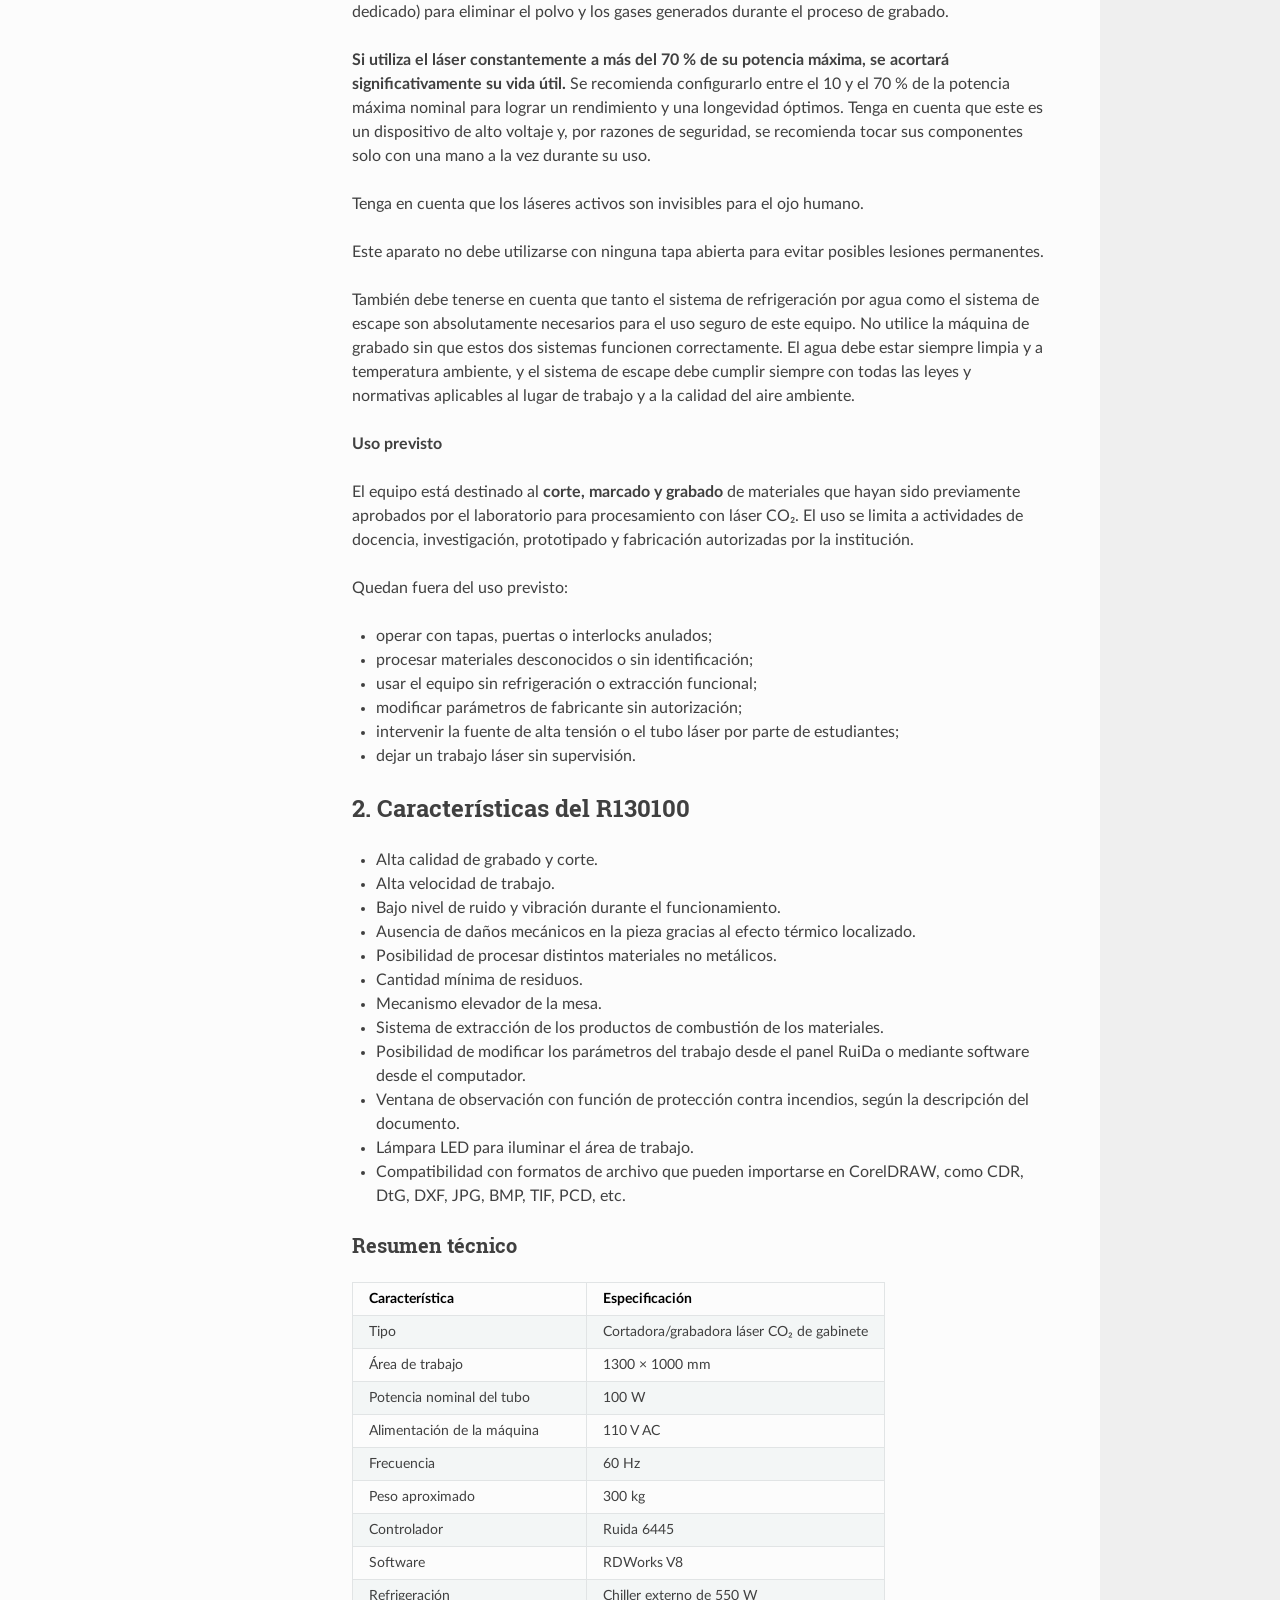
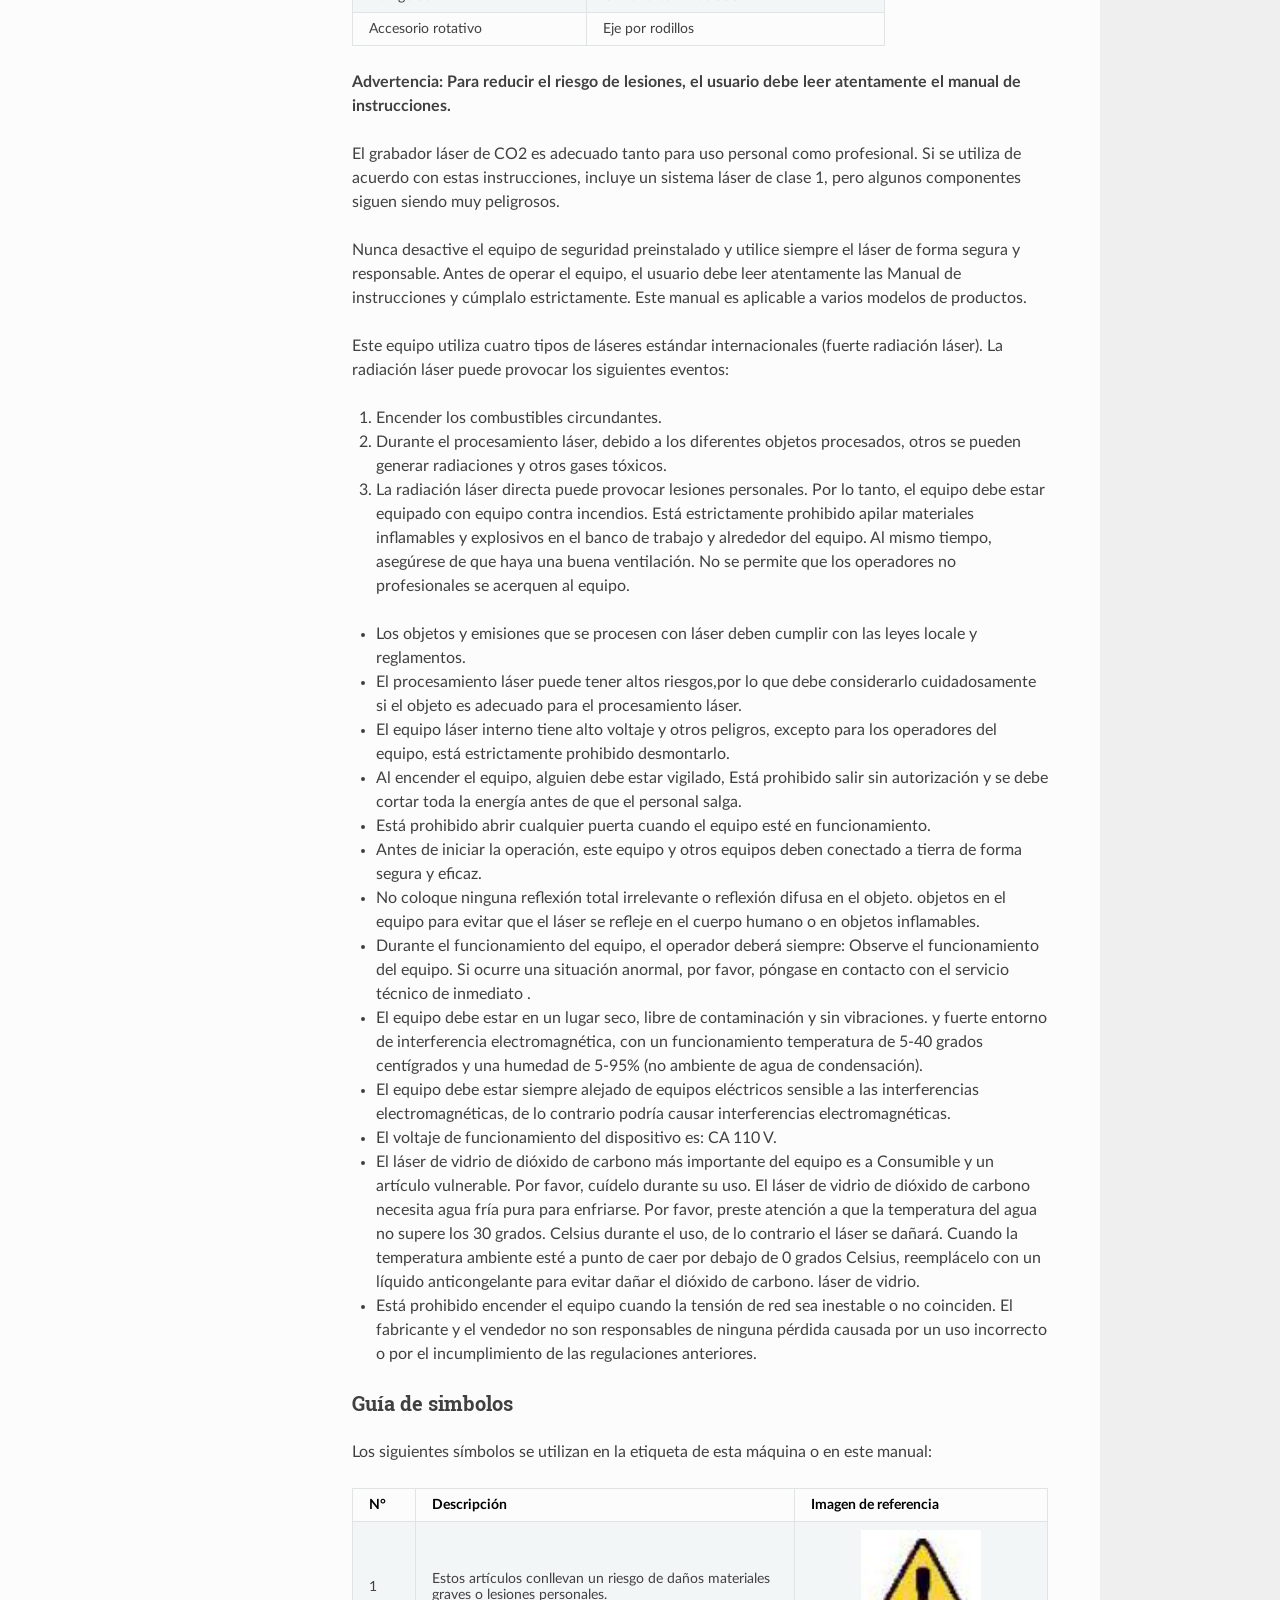
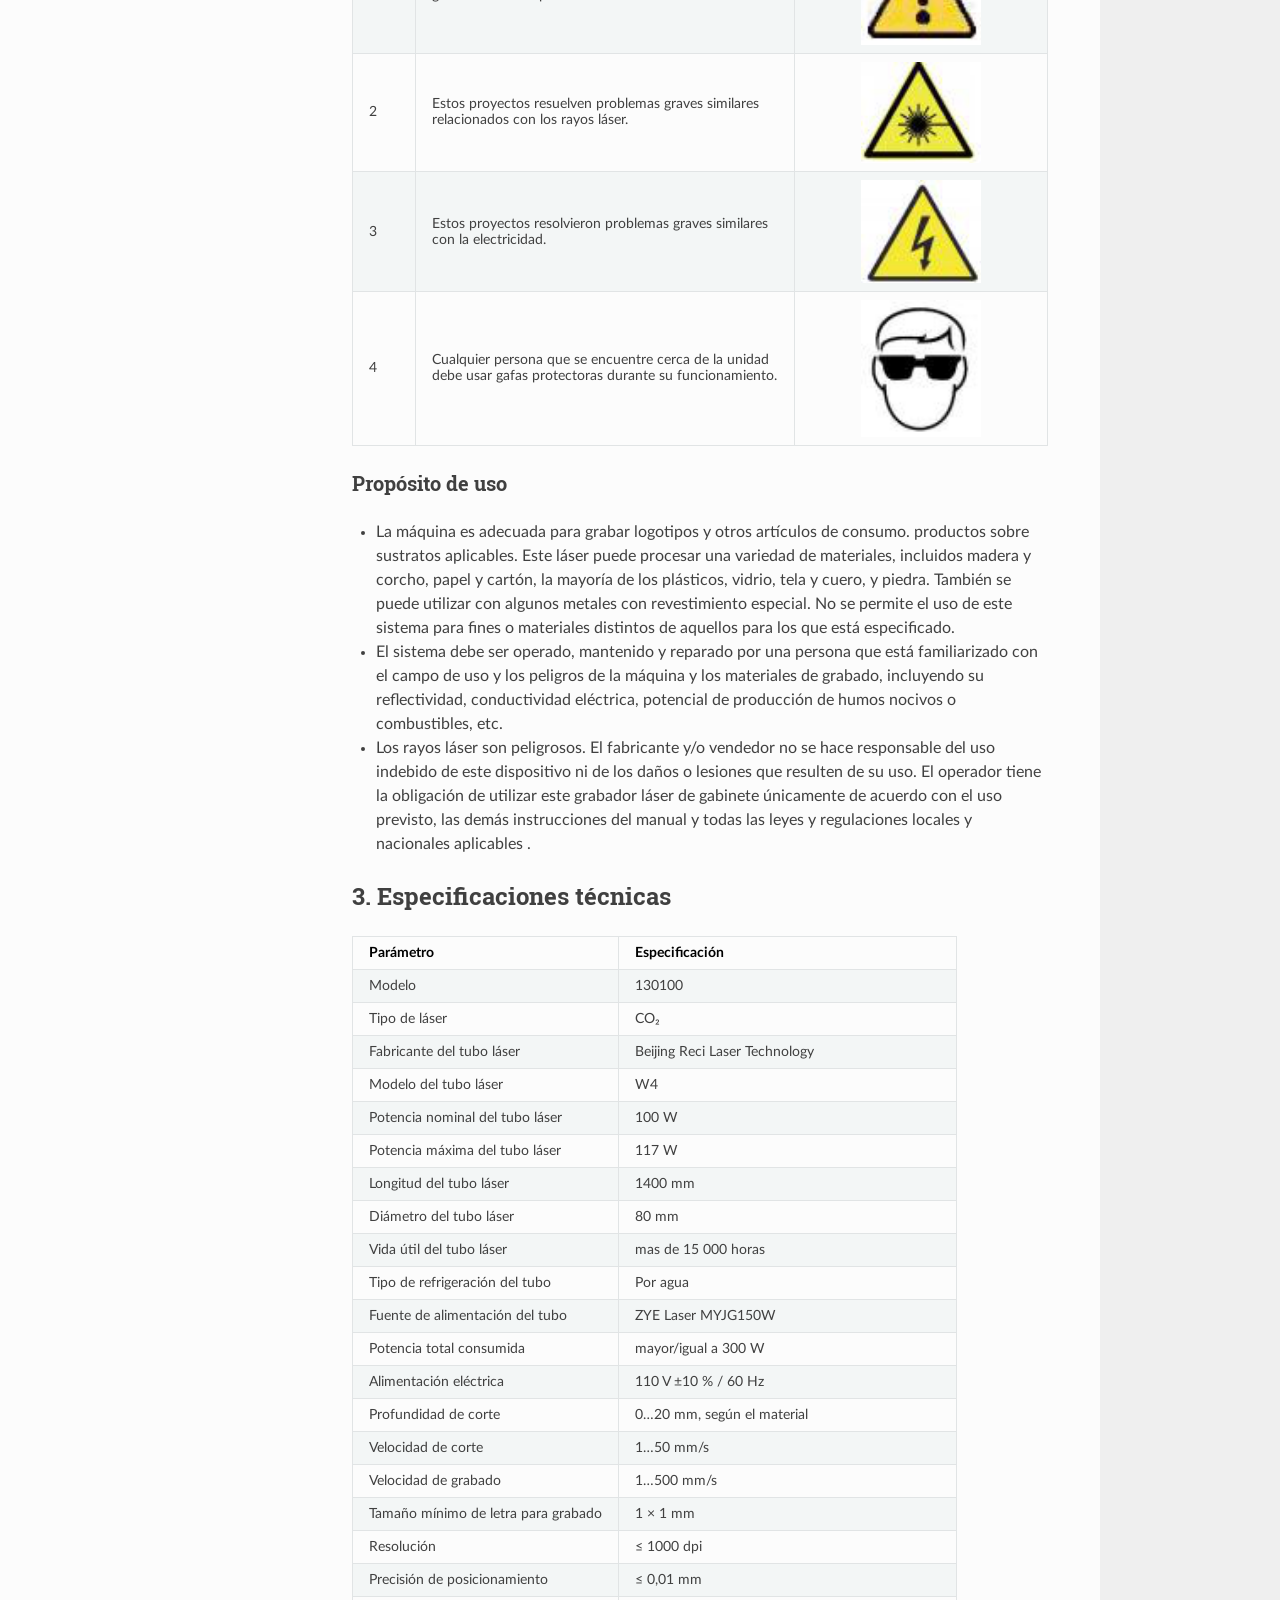
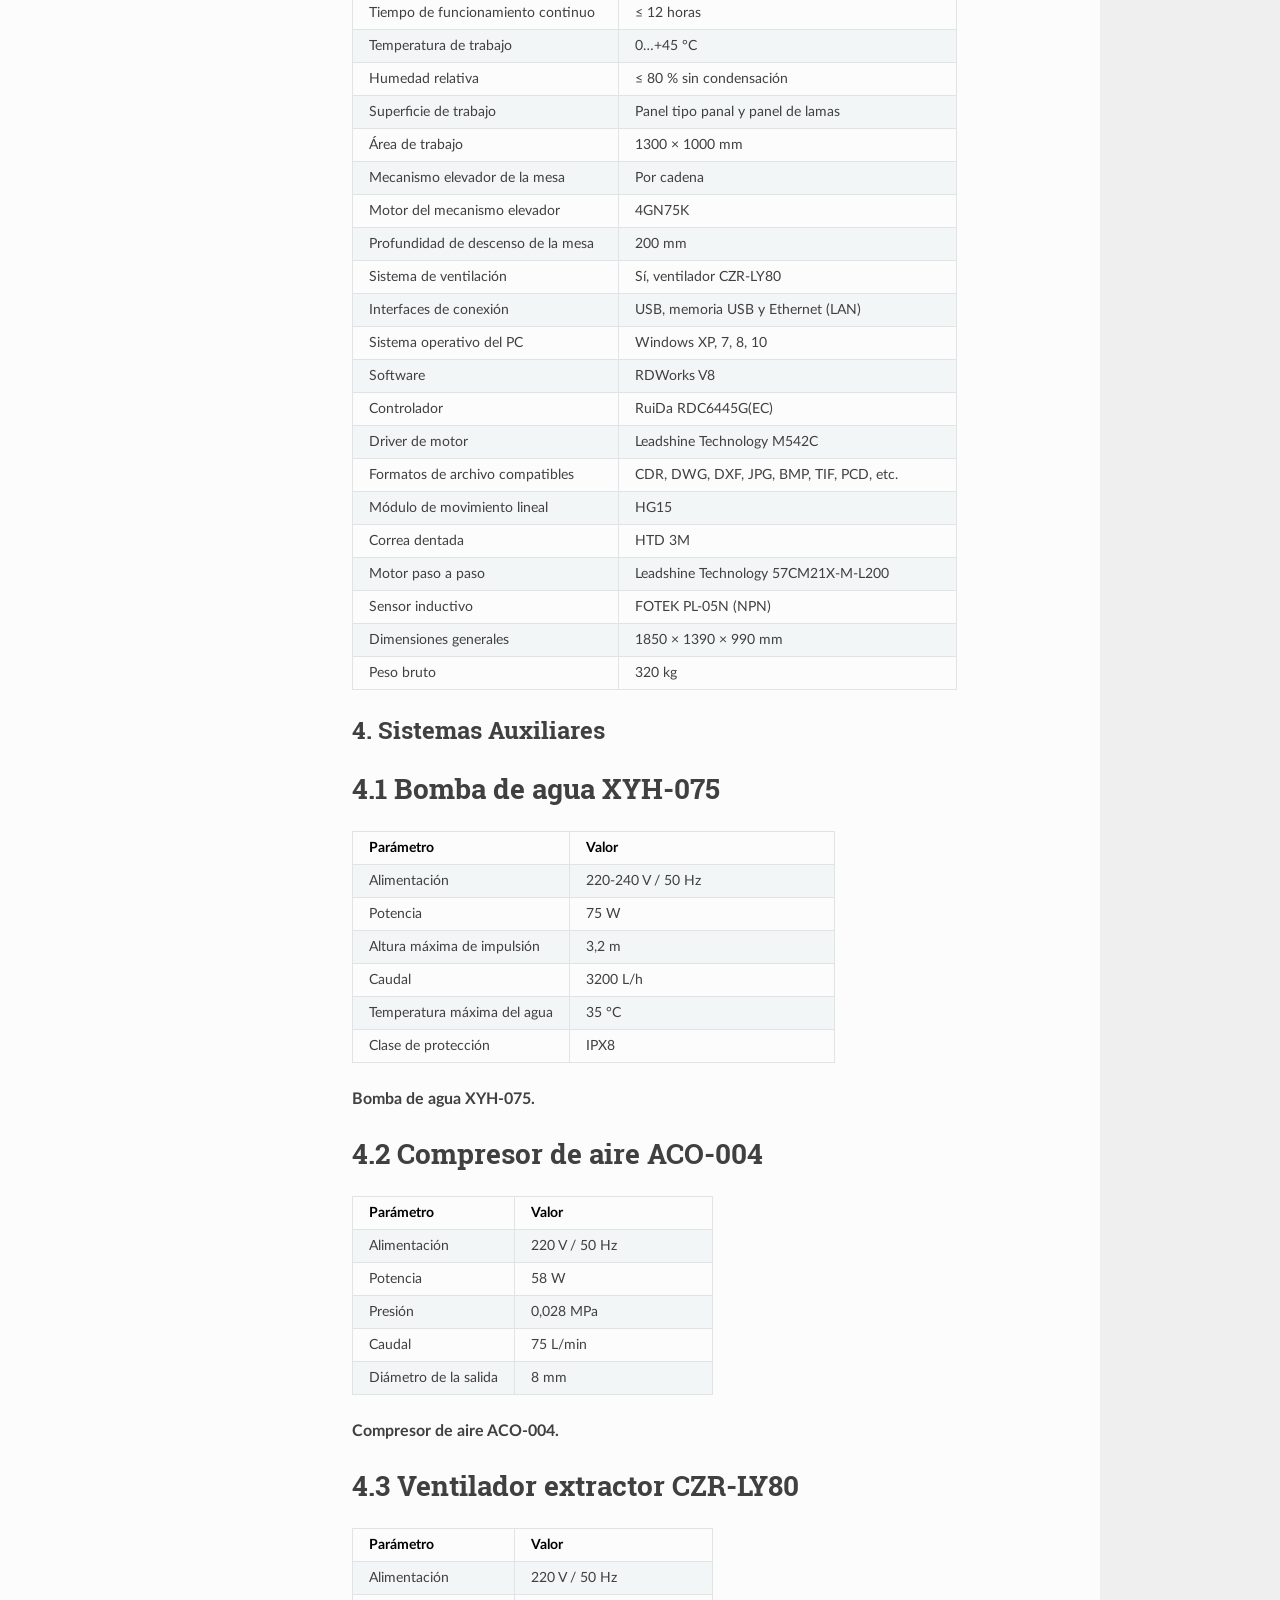
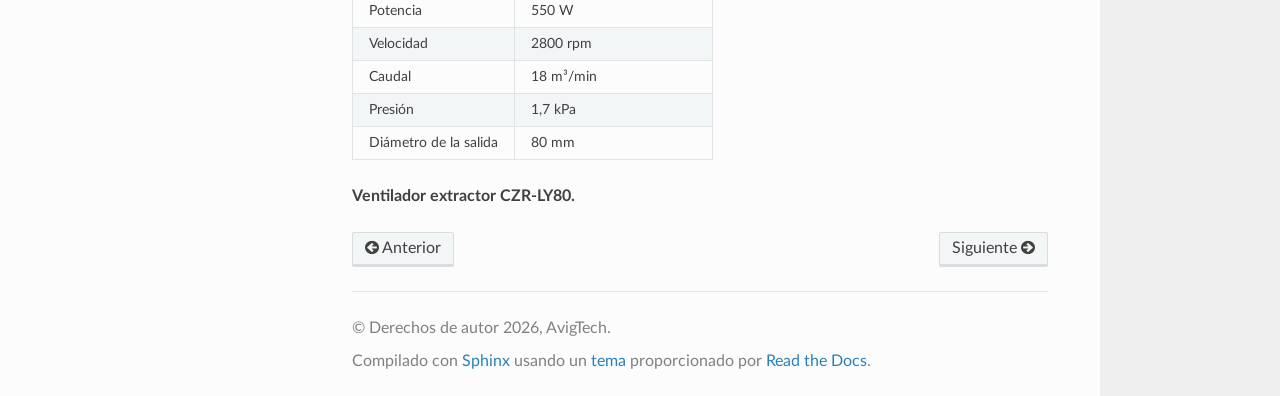
<file: documentos/tema_0/0_introduccion.html>
<!DOCTYPE html>
<html class="writer-html5" lang="es" data-content_root="../../">
<head>
  <meta charset="utf-8" /><meta name="viewport" content="width=device-width, initial-scale=1" />

  <meta name="viewport" content="width=device-width, initial-scale=1.0" />
  <title>Máquina de láser R130100 &mdash; documentación de Cortadora y grabadora Láser R130100 - 1.1</title>
      <link rel="stylesheet" type="text/css" href="../../_static/pygments.css?v=b86133f3" />
      <link rel="stylesheet" type="text/css" href="../../_static/css/theme.css?v=9edc463e" />
      <link rel="stylesheet" type="text/css" href="../../_static/copybutton.css?v=76b2166b" />
      <link rel="stylesheet" type="text/css" href="../../_static/css/custom.css?v=23a32747" />

  
      <script src="../../_static/jquery.js?v=5d32c60e"></script>
      <script src="../../_static/_sphinx_javascript_frameworks_compat.js?v=2cd50e6c"></script>
      <script src="../../_static/documentation_options.js?v=ed4e2bf4"></script>
      <script src="../../_static/doctools.js?v=9bcbadda"></script>
      <script src="../../_static/sphinx_highlight.js?v=dc90522c"></script>
      <script src="../../_static/clipboard.min.js?v=a7894cd8"></script>
      <script src="../../_static/copybutton.js?v=f281be69"></script>
      <script src="../../_static/translations.js?v=f85f4cfb"></script>
    <script src="../../_static/js/theme.js"></script>
    <link rel="index" title="Índice" href="../../genindex.html" />
    <link rel="search" title="Búsqueda" href="../../search.html" />
    <link rel="next" title="Descripción de componentes y sistema óptico" href="01_descripcion_componentes.html" />
    <link rel="prev" title="Cortadora y grabadora láser R130100" href="../../index.html" /> 
</head>

<body class="wy-body-for-nav"> 
  <div class="wy-grid-for-nav">
    <nav data-toggle="wy-nav-shift" class="wy-nav-side">
      <div class="wy-side-scroll">
        <div class="wy-side-nav-search" >

          
          
          <a href="../../index.html" class="icon icon-home">
            Cortadora y grabadora Láser R130100
          </a>
<div role="search">
  <form id="rtd-search-form" class="wy-form" action="../../search.html" method="get">
    <input type="text" name="q" placeholder="Buscar documentos" aria-label="Buscar documentos" />
    <input type="hidden" name="check_keywords" value="yes" />
    <input type="hidden" name="area" value="default" />
  </form>
</div>
        </div><div class="wy-menu wy-menu-vertical" data-spy="affix" role="navigation" aria-label="Navigation menu">
              <p class="caption" role="heading"><span class="caption-text">Manual Técnico</span></p>
<ul class="current">
<li class="toctree-l1 current"><a class="current reference internal" href="#">Máquina de láser R130100</a><ul>
<li class="toctree-l2"><a class="reference internal" href="#informacion-general">1. Información general</a></li>
<li class="toctree-l2"><a class="reference internal" href="#caracteristicas-del-r130100">2. Características del R130100</a><ul>
<li class="toctree-l3"><a class="reference internal" href="#resumen-tecnico">Resumen técnico</a></li>
<li class="toctree-l3"><a class="reference internal" href="#guia-de-simbolos">Guía de simbolos</a></li>
<li class="toctree-l3"><a class="reference internal" href="#proposito-de-uso">Propósito de uso</a></li>
</ul>
</li>
<li class="toctree-l2"><a class="reference internal" href="#especificaciones-tecnicas">3. Especificaciones técnicas</a></li>
<li class="toctree-l2"><a class="reference internal" href="#sistemas-auxiliares">4. Sistemas Auxiliares</a></li>
</ul>
</li>
<li class="toctree-l1"><a class="reference internal" href="#bomba-de-agua-xyh-075">4.1 Bomba de agua XYH-075</a></li>
<li class="toctree-l1"><a class="reference internal" href="#compresor-de-aire-aco-004">4.2 Compresor de aire ACO-004</a></li>
<li class="toctree-l1"><a class="reference internal" href="#ventilador-extractor-czr-ly80">4.3 Ventilador extractor CZR-LY80</a></li>
<li class="toctree-l1"><a class="reference internal" href="01_descripcion_componentes.html">Descripción de componentes y sistema óptico</a></li>
<li class="toctree-l1"><a class="reference internal" href="02_seguridad.html">INFORMACIÓN DE SEGURIDAD</a></li>
<li class="toctree-l1"><a class="reference internal" href="04_operacion.html">OPERACIÓN</a></li>
<li class="toctree-l1"><a class="reference internal" href="05_mantenimiento.html">MANTENIMIENTO</a></li>
</ul>
<p class="caption" role="heading"><span class="caption-text">Puesta en Marcha</span></p>
<ul>
<li class="toctree-l1"><a class="reference internal" href="../tema_1/0_puesta_en_marcha.html">1. Instalación del equipo</a></li>
<li class="toctree-l1"><a class="reference internal" href="../tema_1/0_puesta_en_marcha.html#conexiones">2. Conexiones</a></li>
<li class="toctree-l1"><a class="reference internal" href="../tema_1/0_puesta_en_marcha.html#ajuste-del-enfoque">3. Ajuste del enfoque</a></li>
<li class="toctree-l1"><a class="reference internal" href="../tema_1/0_puesta_en_marcha.html#mantenimiento-del-equipo">Mantenimiento del equipo</a></li>
<li class="toctree-l1"><a class="reference internal" href="../tema_1/0_puesta_en_marcha.html#solucion-de-problemas">4. Solución de problemas</a></li>
</ul>
<p class="caption" role="heading"><span class="caption-text">Controlador Ruida</span></p>
<ul>
<li class="toctree-l1"><a class="reference internal" href="../tema_2/00_controlador.html">RuiDa RDC6445G</a></li>
<li class="toctree-l1"><a class="reference internal" href="../tema_2/00_controlador.html#descripcion-general">1. Descripción general</a></li>
<li class="toctree-l1"><a class="reference internal" href="../tema_2/00_controlador.html#dimensiones-de-instalacion">2. Dimensiones de instalación</a></li>
<li class="toctree-l1"><a class="reference internal" href="../tema_2/00_controlador.html#imagenes-del-equipo-e-interfaces">3. Imágenes del equipo e interfaces</a></li>
<li class="toctree-l1"><a class="reference internal" href="../tema_2/00_controlador.html#descripcion-de-las-senales-de-interfaz-de-la-placa-principal">4. Descripción de las señales de interfaz de la placa principal</a></li>
<li class="toctree-l1"><a class="reference internal" href="../tema_2/00_controlador.html#ejemplos-de-interfaz-de-potencia-laser">5. Ejemplos de interfaz de potencia láser</a></li>
<li class="toctree-l1"><a class="reference internal" href="../tema_2/00_controlador.html#ejemplos-de-interfaz-de-driver-para-motor-paso-a-paso-servo">6. Ejemplos de interfaz de driver para motor paso a paso/servo</a></li>
<li class="toctree-l1"><a class="reference internal" href="../tema_2/00_controlador.html#ejemplos-de-cableado-de-puertos-de-e-s">7. Ejemplos de cableado de puertos de E/S</a></li>
<li class="toctree-l1"><a class="reference internal" href="../tema_2/00_controlador.html#instrucciones-de-operacion-del-panel">8. Instrucciones de operación del panel</a></li>
<li class="toctree-l1"><a class="reference internal" href="../tema_2/00_controlador.html#explicacion-de-parametros-de-fabricante-y-usuario">9. Explicación de parámetros de fabricante y usuario</a></li>
</ul>
<p class="caption" role="heading"><span class="caption-text">Seguridad y Ejemplos</span></p>
<ul>
<li class="toctree-l1"><a class="reference internal" href="../tema_3/0_seguridad_uso.html">Seguridad y recomendaciones de uso</a></li>
<li class="toctree-l1"><a class="reference internal" href="../tema_3/1_ejemplos.html">Ejemplos</a></li>
</ul>

        </div>
      </div>
    </nav>

    <section data-toggle="wy-nav-shift" class="wy-nav-content-wrap"><nav class="wy-nav-top" aria-label="Mobile navigation menu" >
          <i data-toggle="wy-nav-top" class="fa fa-bars"></i>
          <a href="../../index.html">Cortadora y grabadora Láser R130100</a>
      </nav>

      <div class="wy-nav-content">
        <div class="rst-content">
          <div role="navigation" aria-label="Page navigation">
  <ul class="wy-breadcrumbs">
      <li><a href="../../index.html" class="icon icon-home" aria-label="Home"></a></li>
      <li class="breadcrumb-item active">Máquina de láser R130100</li>
      <li class="wy-breadcrumbs-aside">
      </li>
  </ul>
  <hr/>
</div>
          <div role="main" class="document" itemscope="itemscope" itemtype="http://schema.org/Article">
           <div itemprop="articleBody">
             
  <section id="maquina-de-laser-r130100">
<h1>Máquina de láser R130100<a class="headerlink" href="#maquina-de-laser-r130100" title="Link to this heading"></a></h1>
<section id="informacion-general">
<h2>1. Información general<a class="headerlink" href="#informacion-general" title="Link to this heading"></a></h2>
<a class="reference internal image-reference" href="../../_images/cortadora_co2.jpg"><img alt="../../_images/cortadora_co2.jpg" class="align-center" src="../../_images/cortadora_co2.jpg" style="width: 50%;" />
</a>
<p>Este manual es una guía de usuario diseñada para la instalación, configuración, operación segura y mantenimiento del láser de gabinete.
Incluye información general, instrucciones de seguridad, pasos de instalación, instrucciones de operación y procedimientos de mantenimiento.</p>
<p>Todo el personal involucrado en la instalación, configuración, operación, mantenimiento y reparación de esta máquina debe leer y comprender
este manual, especialmente sus instrucciones de seguridad. Algunos componentes tienen voltajes extremadamente altos y/o generan una potente
radiación láser. El no comprender y seguir estas instrucciones puede provocar un rendimiento y una vida útil deficientes, daños a la
propiedad y lesiones personales .</p>
<p>La máquina es una cortadora láser es un equipo de alta tecnología de tipo cerrado destinado al grabado y corte de distintos materiales.
Su componente principal es un potente láser de CO₂. Como medio de trabajo del emisor se utiliza una mezcla de gases compuesta por dióxido de carbono, nitrógeno y helio.</p>
<p>El láser de CO₂ permite procesar materiales frágiles porque el efecto térmico sobre el material está localizado, lo que evita alterar la integridad
y el aspecto exterior de la pieza; el material no se somete a una acción mecánica directa.</p>
<p>La cortadora láser está equipado con mesas de trabajo tipo panal y de lamas de 1300 × 1000 mm. Gracias al mecanismo elevador
de la mesa pueden procesarse piezas de distintos espesores. La profundidad máxima de descenso de la mesa es de 200 mm.</p>
<p>El desplazamiento del cabezal láser se realiza sobre guías lineales de tamaño HG15. La suavidad y precisión del movimiento se
obtienen mediante motores paso a paso Leadshine Technology 57CM21X-M-L200 y una transmisión basada en correas y poleas dentadas HTD 3M.</p>
<p>Para detectar las posiciones extremas se emplean sensores inductivos FOTEK PL-05N (NPN). Como el tubo láser utiliza refrigeración por
agua, la circulación del líquido se realiza mediante una bomba XYH-075. El flujo de aire lo proporciona un compresor ACO-004.</p>
<p>La ventilación del gabinete y la extracción de los productos de combustión se realizan mediante un ventilador extractor CZR-LY80. El
sistema de control de la máquina está basado en el controlador RuiDa RDC6445G(EC) y en drivers Leadshine Technology M542C. Todos los componentes del LM130100 están integrados en un gabinete metálico negro y amarillo/anaranjado.</p>
<p>El grabador láser funciona emitiendo un potente rayo láser desde un tubo de vidrio lleno de dióxido de carbono (CO2) aislante, reflejando
ese rayo en tres espejos y reflejándolo a través de una lente de enfoque, y utilizando esta luz enfocada para grabar el diseño en
ciertos sustratos. El primer espejo está fijado cerca del extremo del tubo láser, el segundo espejo se desplaza a lo largo del eje
Y de la máquina y el tercer espejo está unido al cabezal láser que se desplaza a lo largo del eje X. Dado que parte del polvo del
proceso de grabado se deposita en el espejo, es necesario limpiarlo con frecuencia. Dado que se mueven durante el funcionamiento,
también es necesario reajustarlos periódicamente con los tornillos de fijación a los que están unidos para mantener la trayectoria
láser correcta. Con este grabador se debe utilizar un sistema refrigerado por agua (normalmente una bomba o un enfriador) para disipar
el calor generado por el tubo láser. De forma similar, se debe utilizar un sistema de escape (normalmente un respiradero externo o
un purificador de aire dedicado) para eliminar el polvo y los gases generados durante el proceso de grabado.</p>
<p><strong>Si utiliza el láser constantemente a más del 70 % de su potencia máxima, se acortará significativamente su vida útil.</strong> Se recomienda
configurarlo entre el 10 y el 70 % de la potencia máxima nominal para lograr un rendimiento y una longevidad óptimos.
Tenga en cuenta que este es un dispositivo de alto voltaje y, por razones de seguridad, se recomienda tocar sus componentes solo
con una mano a la vez durante su uso.</p>
<p>Tenga en cuenta que los láseres activos son invisibles para el ojo humano.</p>
<p>Este aparato no debe utilizarse con ninguna tapa abierta para evitar posibles lesiones permanentes.</p>
<p>También debe tenerse en cuenta que tanto el sistema de refrigeración por agua como el
sistema de escape son absolutamente necesarios para el uso seguro de este equipo.
No utilice la máquina de grabado sin que estos dos sistemas funcionen correctamente. El agua debe estar siempre limpia y a temperatura ambiente, y el sistema de escape debe
cumplir siempre con todas las leyes y normativas aplicables al lugar de trabajo y a la calidad del aire ambiente.</p>
<p><strong>Uso previsto</strong></p>
<p>El equipo está destinado al <strong>corte, marcado y grabado</strong> de materiales que hayan sido previamente aprobados por el laboratorio para procesamiento con láser CO₂. El uso se limita a actividades de docencia, investigación, prototipado y fabricación autorizadas por la institución.</p>
<p>Quedan fuera del uso previsto:</p>
<ul class="simple">
<li><p>operar con tapas, puertas o interlocks anulados;</p></li>
<li><p>procesar materiales desconocidos o sin identificación;</p></li>
<li><p>usar el equipo sin refrigeración o extracción funcional;</p></li>
<li><p>modificar parámetros de fabricante sin autorización;</p></li>
<li><p>intervenir la fuente de alta tensión o el tubo láser por parte de estudiantes;</p></li>
<li><p>dejar un trabajo láser sin supervisión.</p></li>
</ul>
</section>
<section id="caracteristicas-del-r130100">
<h2>2. Características del R130100<a class="headerlink" href="#caracteristicas-del-r130100" title="Link to this heading"></a></h2>
<ul class="simple">
<li><p>Alta calidad de grabado y corte.</p></li>
<li><p>Alta velocidad de trabajo.</p></li>
<li><p>Bajo nivel de ruido y vibración durante el funcionamiento.</p></li>
<li><p>Ausencia de daños mecánicos en la pieza gracias al efecto térmico localizado.</p></li>
<li><p>Posibilidad de procesar distintos materiales no metálicos.</p></li>
<li><p>Cantidad mínima de residuos.</p></li>
<li><p>Mecanismo elevador de la mesa.</p></li>
<li><p>Sistema de extracción de los productos de combustión de los materiales.</p></li>
<li><p>Posibilidad de modificar los parámetros del trabajo desde el panel RuiDa o mediante software desde el computador.</p></li>
<li><p>Ventana de observación con función de protección contra incendios, según la descripción del documento.</p></li>
<li><p>Lámpara LED para iluminar el área de trabajo.</p></li>
<li><p>Compatibilidad con formatos de archivo que pueden importarse en CorelDRAW, como CDR, DtG, DXF, JPG, BMP, TIF, PCD, etc.</p></li>
</ul>
<section id="resumen-tecnico">
<h3>Resumen técnico<a class="headerlink" href="#resumen-tecnico" title="Link to this heading"></a></h3>
<table class="docutils align-default">
<colgroup>
<col style="width: 44.0%" />
<col style="width: 56.0%" />
</colgroup>
<thead>
<tr class="row-odd"><th class="head"><p>Característica</p></th>
<th class="head"><p>Especificación</p></th>
</tr>
</thead>
<tbody>
<tr class="row-even"><td><p>Tipo</p></td>
<td><p>Cortadora/grabadora láser CO₂ de gabinete</p></td>
</tr>
<tr class="row-odd"><td><p>Área de trabajo</p></td>
<td><p>1300 × 1000 mm</p></td>
</tr>
<tr class="row-even"><td><p>Potencia nominal del tubo</p></td>
<td><p>100 W</p></td>
</tr>
<tr class="row-odd"><td><p>Alimentación de la máquina</p></td>
<td><p>110 V AC</p></td>
</tr>
<tr class="row-even"><td><p>Frecuencia</p></td>
<td><p>60 Hz</p></td>
</tr>
<tr class="row-odd"><td><p>Peso aproximado</p></td>
<td><p>300 kg</p></td>
</tr>
<tr class="row-even"><td><p>Controlador</p></td>
<td><p>Ruida 6445</p></td>
</tr>
<tr class="row-odd"><td><p>Software</p></td>
<td><p>RDWorks V8</p></td>
</tr>
<tr class="row-even"><td><p>Refrigeración</p></td>
<td><p>Chiller externo de 550 W</p></td>
</tr>
<tr class="row-odd"><td><p>Accesorio rotativo</p></td>
<td><p>Eje por rodillos</p></td>
</tr>
</tbody>
</table>
<p><strong>Advertencia: Para reducir el riesgo de lesiones, el usuario debe leer atentamente el manual de instrucciones.</strong></p>
<p>El grabador láser de CO2 es adecuado tanto para uso personal como profesional. Si se utiliza de acuerdo con estas
instrucciones, incluye un sistema láser de clase 1, pero algunos componentes siguen siendo muy peligrosos.</p>
<p>Nunca desactive el equipo de seguridad preinstalado y utilice siempre el láser de forma segura y responsable.
Antes de operar el equipo, el usuario debe leer atentamente las Manual de instrucciones y
cúmplalo estrictamente. Este manual es aplicable a varios modelos de productos.</p>
<p>Este    equipo  utiliza cuatro  tipos   de      láseres estándar        internacionales
(fuerte radiación       láser). La      radiación       láser   puede   provocar        los     siguientes
eventos:</p>
<ol class="arabic simple">
<li><p>Encender los combustibles circundantes.</p></li>
<li><p>Durante el procesamiento láser, debido a los diferentes objetos procesados, otros se pueden generar radiaciones y otros gases tóxicos.</p></li>
<li><p>La radiación láser directa puede provocar lesiones personales. Por lo tanto, el equipo debe estar equipado con equipo contra incendios.
Está estrictamente prohibido apilar materiales inflamables y explosivos en el banco de trabajo
y alrededor del equipo. Al mismo tiempo, asegúrese de que haya una buena ventilación.
No se permite que los operadores no profesionales se acerquen al equipo.</p></li>
</ol>
<ul class="simple">
<li><p>Los objetos y emisiones que se procesen con láser deben cumplir con las leyes locale y reglamentos.</p></li>
<li><p>El procesamiento láser puede tener altos riesgos,por lo que debe considerarlo cuidadosamente
si el objeto es adecuado para el procesamiento láser.</p></li>
<li><p>El equipo láser interno tiene alto voltaje y otros peligros, excepto para       los     operadores      del     equipo, está
estrictamente   prohibido desmontarlo.</p></li>
<li><p>Al encender el equipo, alguien debe estar vigilado, Está prohibido salir sin autorización y se
debe cortar toda la energía antes de que el personal salga.</p></li>
<li><p>Está    prohibido       abrir   cualquier       puerta  cuando  el      equipo  esté    en funcionamiento.</p></li>
<li><p>Antes de iniciar la operación, este equipo y otros equipos deben conectado a tierra de forma segura y eficaz.</p></li>
<li><p>No coloque ninguna reflexión total irrelevante o reflexión difusa en el objeto.
objetos en el equipo para evitar que el láser se refleje en el cuerpo humano o en objetos inflamables.</p></li>
<li><p>Durante el funcionamiento del equipo, el operador deberá siempre: Observe el funcionamiento del equipo.
Si ocurre una situación anormal, por favor, póngase en contacto con el servicio técnico de inmediato .</p></li>
<li><p>El equipo debe estar en un lugar seco, libre de contaminación y sin vibraciones. y fuerte
entorno de interferencia electromagnética, con un funcionamiento temperatura de 5-40 grados centígrados y
una humedad de 5-95% (no ambiente de agua de condensación).</p></li>
<li><p>El equipo debe estar siempre alejado de equipos eléctricos
sensible a las interferencias electromagnéticas, de lo contrario
podría causar interferencias electromagnéticas.</p></li>
<li><p>El voltaje de funcionamiento del dispositivo es: CA 110 V.</p></li>
<li><p>El láser de vidrio de dióxido de carbono más importante del equipo es a Consumible y un artículo vulnerable.
Por favor, cuídelo durante su uso. El láser de vidrio de dióxido de carbono necesita agua fría pura para enfriarse.
Por favor, preste atención a que la temperatura del agua no supere los 30 grados. Celsius durante el uso, de lo contrario
el láser se dañará. Cuando la temperatura ambiente esté a punto de caer por debajo de 0 grados Celsius, reemplácelo con un
líquido anticongelante para evitar dañar el dióxido de carbono. láser de vidrio.</p></li>
<li><p>Está    prohibido       encender        el      equipo  cuando  la      tensión de      red     sea inestable
o no coinciden. El fabricante y el vendedor no son responsables de ninguna pérdida causada por un uso incorrecto
o por el incumplimiento de las regulaciones anteriores.</p></li>
</ul>
</section>
<section id="guia-de-simbolos">
<h3>Guía de simbolos<a class="headerlink" href="#guia-de-simbolos" title="Link to this heading"></a></h3>
<p>Los siguientes símbolos se utilizan en la etiqueta de esta máquina o en este manual:</p>
<table class="fit-table docutils align-default">
<colgroup>
<col style="width: 9.1%" />
<col style="width: 54.5%" />
<col style="width: 36.4%" />
</colgroup>
<thead>
<tr class="row-odd"><th class="head"><p>N°</p></th>
<th class="head"><p>Descripción</p></th>
<th class="head"><p>Imagen de referencia</p></th>
</tr>
</thead>
<tbody>
<tr class="row-even"><td><p>1</p></td>
<td><p>Estos artículos conllevan un riesgo de daños materiales graves o lesiones personales.</p></td>
<td><a class="reference internal image-reference" href="../../_images/page_008_img_01.png"><img alt="../../_images/page_008_img_01.png" class="align-center" src="../../_images/page_008_img_01.png" style="width: 120px;" />
</a>
</td>
</tr>
<tr class="row-odd"><td><p>2</p></td>
<td><p>Estos proyectos resuelven problemas graves similares relacionados con los rayos láser.</p></td>
<td><a class="reference internal image-reference" href="../../_images/page_008_img_02.png"><img alt="../../_images/page_008_img_02.png" class="align-center" src="../../_images/page_008_img_02.png" style="width: 120px;" />
</a>
</td>
</tr>
<tr class="row-even"><td><p>3</p></td>
<td><p>Estos       proyectos       resolvieron     problemas       graves  similares       con     la electricidad.</p></td>
<td><a class="reference internal image-reference" href="../../_images/page_008_img_03.png"><img alt="../../_images/page_008_img_03.png" class="align-center" src="../../_images/page_008_img_03.png" style="width: 120px;" />
</a>
</td>
</tr>
<tr class="row-odd"><td><p>4</p></td>
<td><p>Cualquier persona que se encuentre cerca de la unidad debe usar gafas protectoras durante su funcionamiento.</p></td>
<td><a class="reference internal image-reference" href="../../_images/page_008_img_04.png"><img alt="../../_images/page_008_img_04.png" class="align-center" src="../../_images/page_008_img_04.png" style="width: 120px;" />
</a>
</td>
</tr>
</tbody>
</table>
</section>
<section id="proposito-de-uso">
<h3>Propósito de uso<a class="headerlink" href="#proposito-de-uso" title="Link to this heading"></a></h3>
<ul class="simple">
<li><p>La máquina es adecuada para grabar logotipos y otros artículos de consumo.
productos sobre sustratos aplicables. Este láser puede procesar una variedad de materiales, incluidos madera y corcho, papel y cartón,
la mayoría de los plásticos, vidrio, tela y cuero, y piedra. También se puede utilizar con algunos metales con revestimiento especial.
No se permite el uso de este sistema para fines o materiales distintos de aquellos para los que está especificado.</p></li>
<li><p>El sistema debe ser operado, mantenido y reparado por una persona que está familiarizado con el campo de uso y los peligros de la
máquina y los materiales de grabado, incluyendo su reflectividad, conductividad eléctrica, potencial de producción de humos nocivos o
combustibles, etc.</p></li>
<li><p>Los     rayos láser son peligrosos.     El fabricante y/o vendedor no se hace responsable
del uso indebido de este dispositivo ni de los daños o lesiones que resulten de su uso. El operador tiene la
obligación de utilizar este grabador láser de gabinete únicamente de acuerdo con el uso previsto, las demás instrucciones del manual
y todas las leyes y regulaciones locales y nacionales aplicables .</p></li>
</ul>
</section>
</section>
<section id="especificaciones-tecnicas">
<h2>3. Especificaciones técnicas<a class="headerlink" href="#especificaciones-tecnicas" title="Link to this heading"></a></h2>
<table class="docutils align-default">
<colgroup>
<col style="width: 44.0%" />
<col style="width: 56.0%" />
</colgroup>
<thead>
<tr class="row-odd"><th class="head"><p>Parámetro</p></th>
<th class="head"><p>Especificación</p></th>
</tr>
</thead>
<tbody>
<tr class="row-even"><td><p>Modelo</p></td>
<td><p>130100</p></td>
</tr>
<tr class="row-odd"><td><p>Tipo de láser</p></td>
<td><p>CO₂</p></td>
</tr>
<tr class="row-even"><td><p>Fabricante del tubo láser</p></td>
<td><p>Beijing Reci Laser Technology</p></td>
</tr>
<tr class="row-odd"><td><p>Modelo del tubo láser</p></td>
<td><p>W4</p></td>
</tr>
<tr class="row-even"><td><p>Potencia nominal del tubo láser</p></td>
<td><p>100 W</p></td>
</tr>
<tr class="row-odd"><td><p>Potencia máxima del tubo láser</p></td>
<td><p>117 W</p></td>
</tr>
<tr class="row-even"><td><p>Longitud del tubo láser</p></td>
<td><p>1400 mm</p></td>
</tr>
<tr class="row-odd"><td><p>Diámetro del tubo láser</p></td>
<td><p>80 mm</p></td>
</tr>
<tr class="row-even"><td><p>Vida útil del tubo láser</p></td>
<td><p>mas de 15 000 horas</p></td>
</tr>
<tr class="row-odd"><td><p>Tipo de refrigeración del tubo</p></td>
<td><p>Por agua</p></td>
</tr>
<tr class="row-even"><td><p>Fuente de alimentación del tubo</p></td>
<td><p>ZYE Laser MYJG150W</p></td>
</tr>
<tr class="row-odd"><td><p>Potencia total consumida</p></td>
<td><p>mayor/igual a  300 W</p></td>
</tr>
<tr class="row-even"><td><p>Alimentación eléctrica</p></td>
<td><p>110 V ±10 % / 60 Hz</p></td>
</tr>
<tr class="row-odd"><td><p>Profundidad de corte</p></td>
<td><p>0…20 mm, según el material</p></td>
</tr>
<tr class="row-even"><td><p>Velocidad de corte</p></td>
<td><p>1…50 mm/s</p></td>
</tr>
<tr class="row-odd"><td><p>Velocidad de grabado</p></td>
<td><p>1…500 mm/s</p></td>
</tr>
<tr class="row-even"><td><p>Tamaño mínimo de letra para grabado</p></td>
<td><p>1 × 1 mm</p></td>
</tr>
<tr class="row-odd"><td><p>Resolución</p></td>
<td><p>≤ 1000 dpi</p></td>
</tr>
<tr class="row-even"><td><p>Precisión de posicionamiento</p></td>
<td><p>≤ 0,01 mm</p></td>
</tr>
<tr class="row-odd"><td><p>Tiempo de funcionamiento continuo</p></td>
<td><p>≤ 12 horas</p></td>
</tr>
<tr class="row-even"><td><p>Temperatura de trabajo</p></td>
<td><p>0…+45 °C</p></td>
</tr>
<tr class="row-odd"><td><p>Humedad relativa</p></td>
<td><p>≤ 80 % sin condensación</p></td>
</tr>
<tr class="row-even"><td><p>Superficie de trabajo</p></td>
<td><p>Panel tipo panal y panel de lamas</p></td>
</tr>
<tr class="row-odd"><td><p>Área de trabajo</p></td>
<td><p>1300 × 1000 mm</p></td>
</tr>
<tr class="row-even"><td><p>Mecanismo elevador de la mesa</p></td>
<td><p>Por cadena</p></td>
</tr>
<tr class="row-odd"><td><p>Motor del mecanismo elevador</p></td>
<td><p>4GN75K</p></td>
</tr>
<tr class="row-even"><td><p>Profundidad de descenso de la mesa</p></td>
<td><p>200 mm</p></td>
</tr>
<tr class="row-odd"><td><p>Sistema de ventilación</p></td>
<td><p>Sí, ventilador CZR-LY80</p></td>
</tr>
<tr class="row-even"><td><p>Interfaces de conexión</p></td>
<td><p>USB, memoria USB y Ethernet (LAN)</p></td>
</tr>
<tr class="row-odd"><td><p>Sistema operativo del PC</p></td>
<td><p>Windows XP, 7, 8, 10</p></td>
</tr>
<tr class="row-even"><td><p>Software</p></td>
<td><p>RDWorks V8</p></td>
</tr>
<tr class="row-odd"><td><p>Controlador</p></td>
<td><p>RuiDa RDC6445G(EC)</p></td>
</tr>
<tr class="row-even"><td><p>Driver de motor</p></td>
<td><p>Leadshine Technology M542C</p></td>
</tr>
<tr class="row-odd"><td><p>Formatos de archivo compatibles</p></td>
<td><p>CDR, DWG, DXF, JPG, BMP, TIF, PCD, etc.</p></td>
</tr>
<tr class="row-even"><td><p>Módulo de movimiento lineal</p></td>
<td><p>HG15</p></td>
</tr>
<tr class="row-odd"><td><p>Correa dentada</p></td>
<td><p>HTD 3M</p></td>
</tr>
<tr class="row-even"><td><p>Motor paso a paso</p></td>
<td><p>Leadshine Technology 57CM21X-M-L200</p></td>
</tr>
<tr class="row-odd"><td><p>Sensor inductivo</p></td>
<td><p>FOTEK PL-05N (NPN)</p></td>
</tr>
<tr class="row-even"><td><p>Dimensiones generales</p></td>
<td><p>1850 × 1390 × 990 mm</p></td>
</tr>
<tr class="row-odd"><td><p>Peso bruto</p></td>
<td><p>320 kg</p></td>
</tr>
</tbody>
</table>
</section>
<section id="sistemas-auxiliares">
<h2>4. Sistemas Auxiliares<a class="headerlink" href="#sistemas-auxiliares" title="Link to this heading"></a></h2>
</section>
</section>
<section id="bomba-de-agua-xyh-075">
<h1>4.1 Bomba de agua XYH-075<a class="headerlink" href="#bomba-de-agua-xyh-075" title="Link to this heading"></a></h1>
<table class="docutils align-default">
<colgroup>
<col style="width: 45.0%" />
<col style="width: 55.0%" />
</colgroup>
<thead>
<tr class="row-odd"><th class="head"><p>Parámetro</p></th>
<th class="head"><p>Valor</p></th>
</tr>
</thead>
<tbody>
<tr class="row-even"><td><p>Alimentación</p></td>
<td><p>220-240 V / 50 Hz</p></td>
</tr>
<tr class="row-odd"><td><p>Potencia</p></td>
<td><p>75 W</p></td>
</tr>
<tr class="row-even"><td><p>Altura máxima de impulsión</p></td>
<td><p>3,2 m</p></td>
</tr>
<tr class="row-odd"><td><p>Caudal</p></td>
<td><p>3200 L/h</p></td>
</tr>
<tr class="row-even"><td><p>Temperatura máxima del agua</p></td>
<td><p>35 °C</p></td>
</tr>
<tr class="row-odd"><td><p>Clase de protección</p></td>
<td><p>IPX8</p></td>
</tr>
</tbody>
</table>
<p><strong>Bomba de agua XYH-075.</strong></p>
</section>
<section id="compresor-de-aire-aco-004">
<h1>4.2 Compresor de aire ACO-004<a class="headerlink" href="#compresor-de-aire-aco-004" title="Link to this heading"></a></h1>
<table class="docutils align-default">
<colgroup>
<col style="width: 45.0%" />
<col style="width: 55.0%" />
</colgroup>
<thead>
<tr class="row-odd"><th class="head"><p>Parámetro</p></th>
<th class="head"><p>Valor</p></th>
</tr>
</thead>
<tbody>
<tr class="row-even"><td><p>Alimentación</p></td>
<td><p>220 V / 50 Hz</p></td>
</tr>
<tr class="row-odd"><td><p>Potencia</p></td>
<td><p>58 W</p></td>
</tr>
<tr class="row-even"><td><p>Presión</p></td>
<td><p>0,028 MPa</p></td>
</tr>
<tr class="row-odd"><td><p>Caudal</p></td>
<td><p>75 L/min</p></td>
</tr>
<tr class="row-even"><td><p>Diámetro de la salida</p></td>
<td><p>8 mm</p></td>
</tr>
</tbody>
</table>
<p><strong>Compresor de aire ACO-004.</strong></p>
</section>
<section id="ventilador-extractor-czr-ly80">
<h1>4.3 Ventilador extractor CZR-LY80<a class="headerlink" href="#ventilador-extractor-czr-ly80" title="Link to this heading"></a></h1>
<table class="docutils align-default">
<colgroup>
<col style="width: 45.0%" />
<col style="width: 55.0%" />
</colgroup>
<thead>
<tr class="row-odd"><th class="head"><p>Parámetro</p></th>
<th class="head"><p>Valor</p></th>
</tr>
</thead>
<tbody>
<tr class="row-even"><td><p>Alimentación</p></td>
<td><p>220 V / 50 Hz</p></td>
</tr>
<tr class="row-odd"><td><p>Potencia</p></td>
<td><p>550 W</p></td>
</tr>
<tr class="row-even"><td><p>Velocidad</p></td>
<td><p>2800 rpm</p></td>
</tr>
<tr class="row-odd"><td><p>Caudal</p></td>
<td><p>18 m³/min</p></td>
</tr>
<tr class="row-even"><td><p>Presión</p></td>
<td><p>1,7 kPa</p></td>
</tr>
<tr class="row-odd"><td><p>Diámetro de la salida</p></td>
<td><p>80 mm</p></td>
</tr>
</tbody>
</table>
<p><strong>Ventilador extractor CZR-LY80.</strong></p>
</section>


           </div>
          </div>
          <footer><div class="rst-footer-buttons" role="navigation" aria-label="Pie de página">
        <a href="../../index.html" class="btn btn-neutral float-left" title="Cortadora y grabadora láser R130100" accesskey="p" rel="prev"><span class="fa fa-arrow-circle-left" aria-hidden="true"></span> Anterior</a>
        <a href="01_descripcion_componentes.html" class="btn btn-neutral float-right" title="Descripción de componentes y sistema óptico" accesskey="n" rel="next">Siguiente <span class="fa fa-arrow-circle-right" aria-hidden="true"></span></a>
    </div>

  <hr/>

  <div role="contentinfo">
    <p>&#169; Derechos de autor 2026, AvigTech.</p>
  </div>

  Compilado con <a href="https://www.sphinx-doc.org/">Sphinx</a> usando un
    <a href="https://github.com/readthedocs/sphinx_rtd_theme">tema</a>
    proporcionado por <a href="https://readthedocs.org">Read the Docs</a>.
   

</footer>
        </div>
      </div>
    </section>
  </div>
  <script>
      jQuery(function () {
          SphinxRtdTheme.Navigation.enable(true);
      });
  </script> 

</body>
</html>
</file>
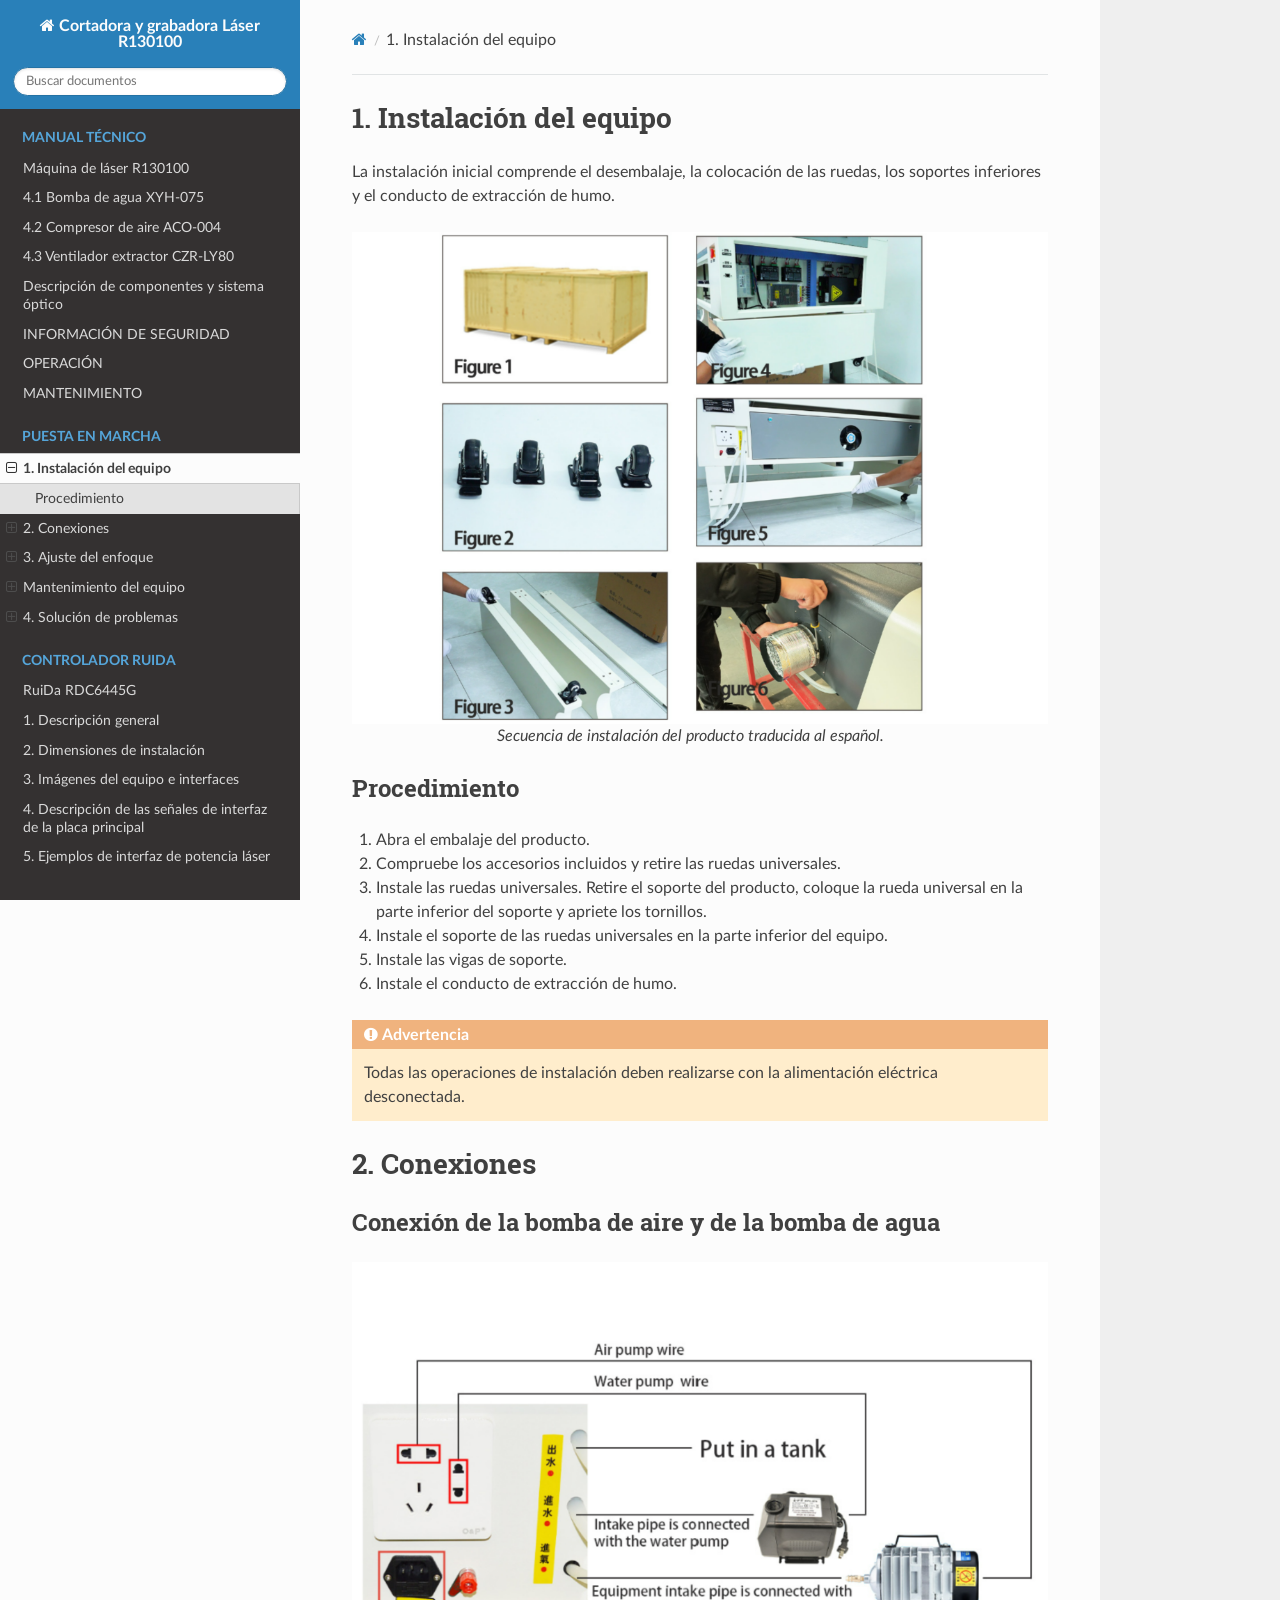
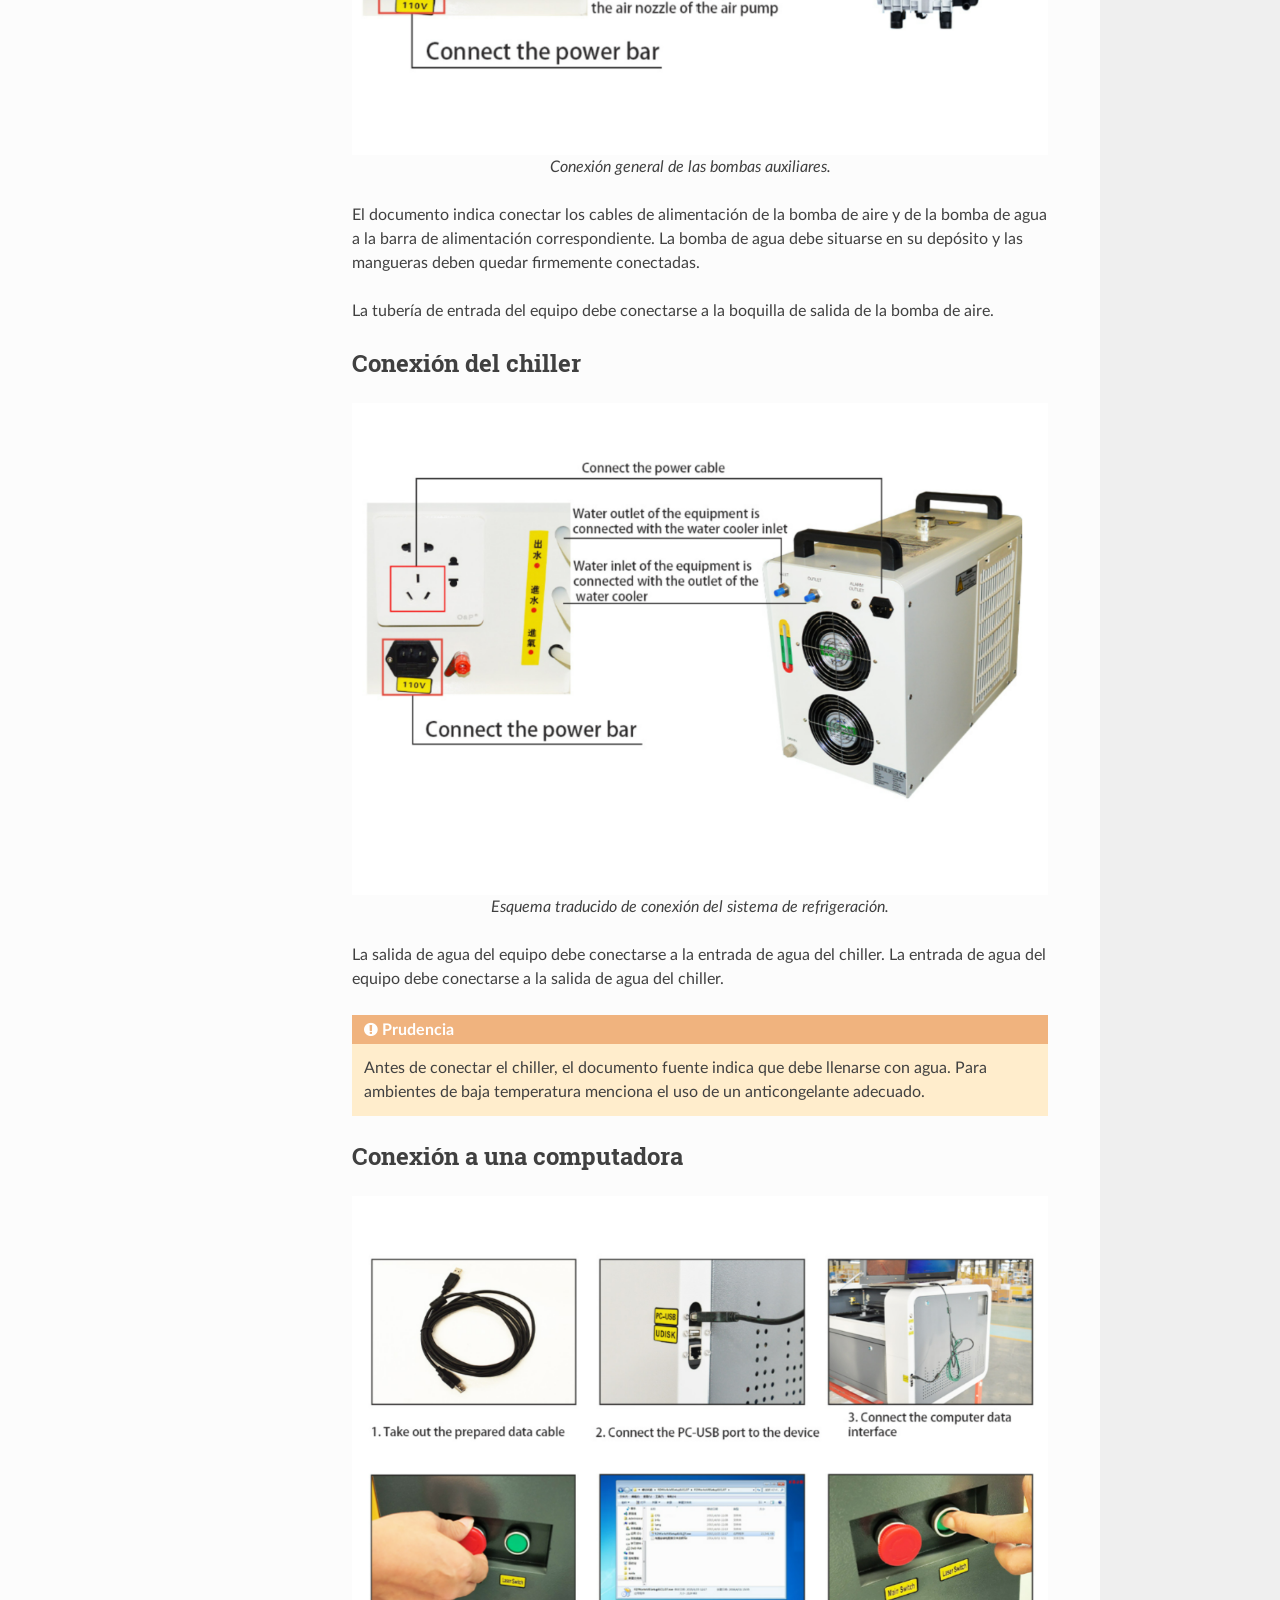
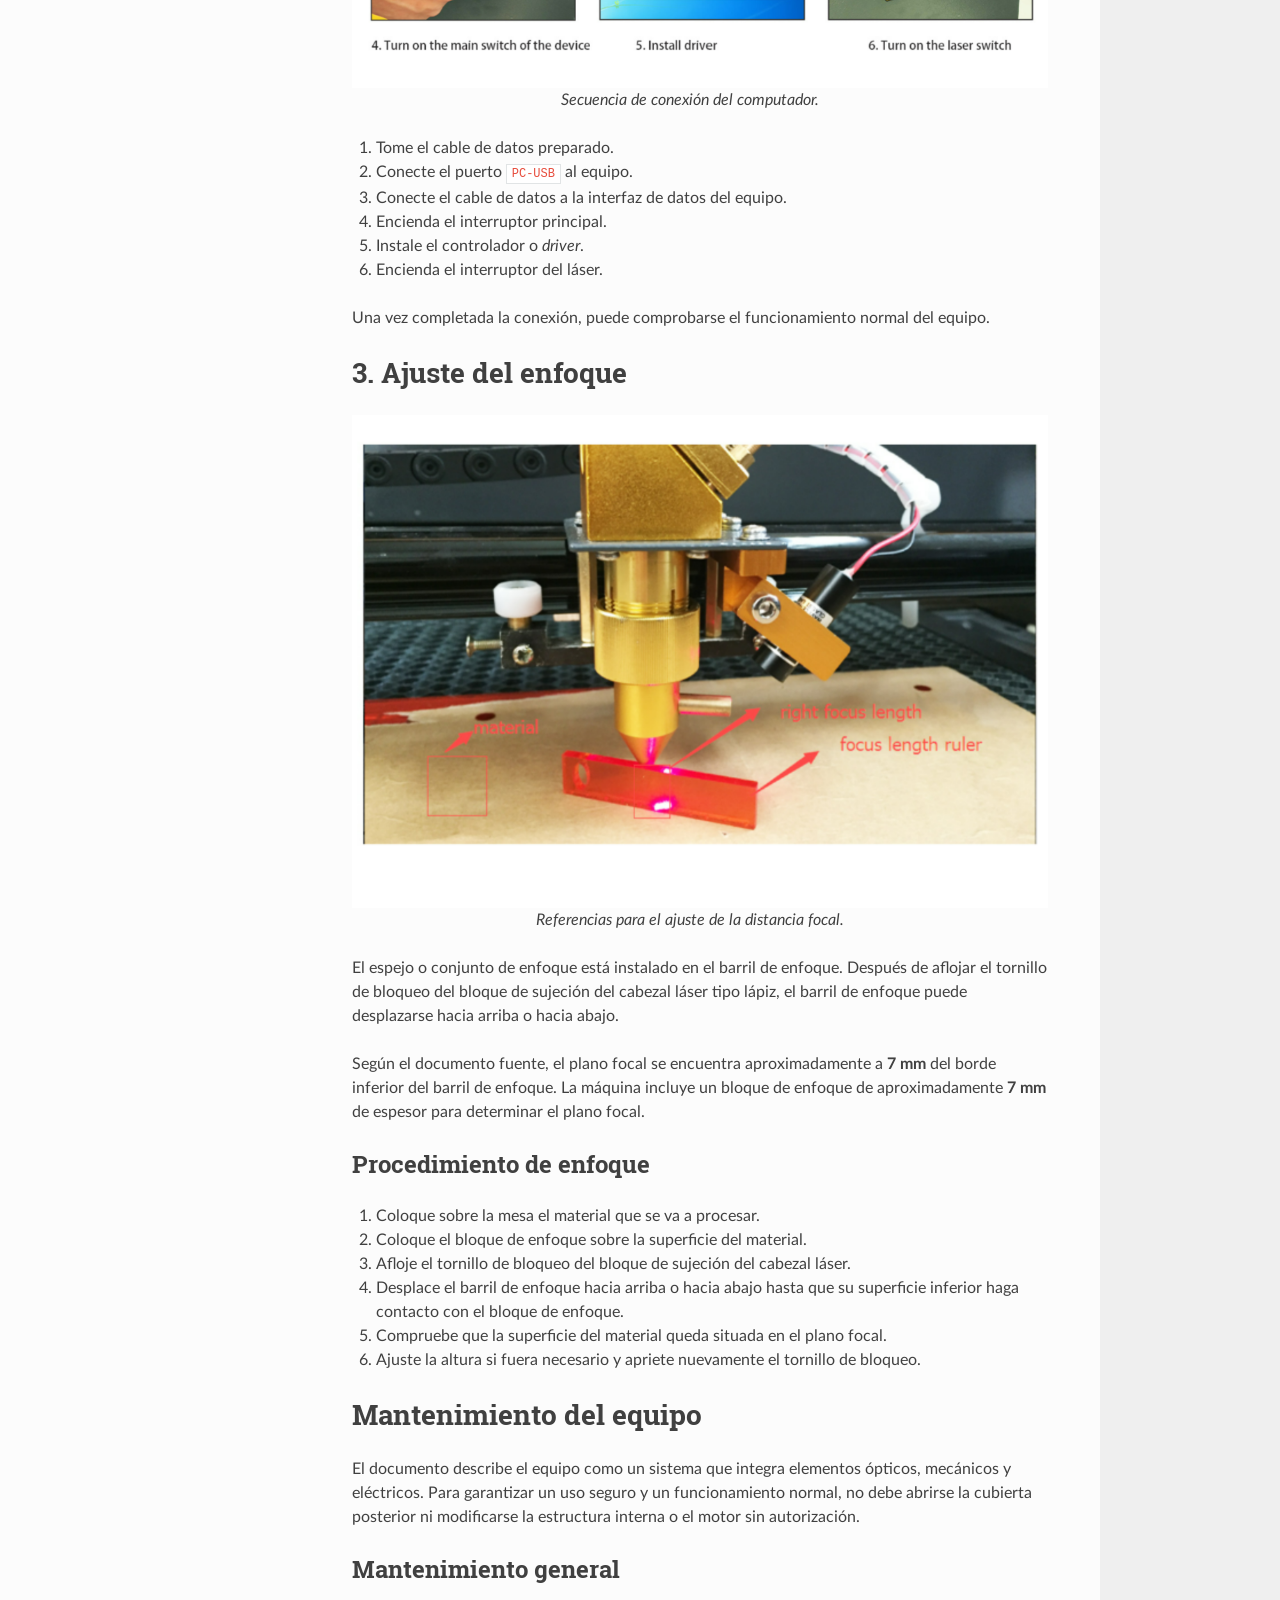
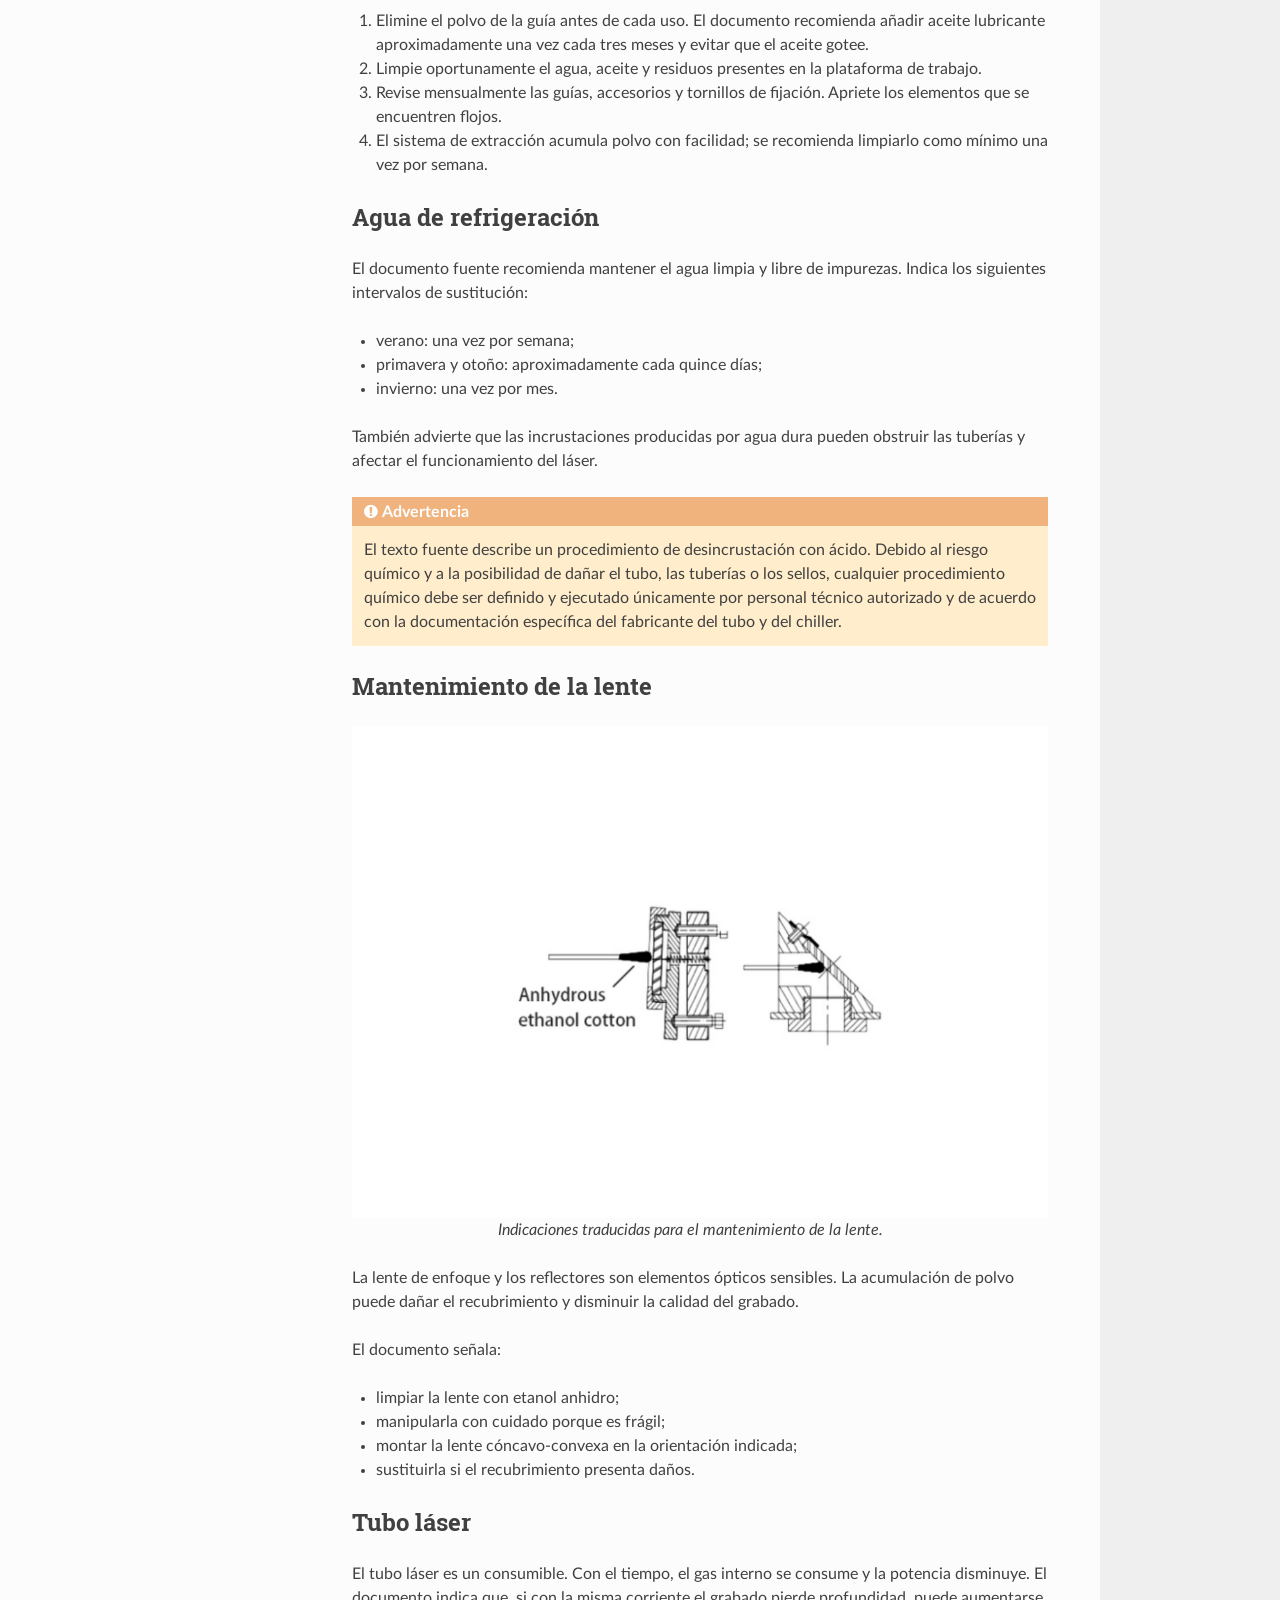
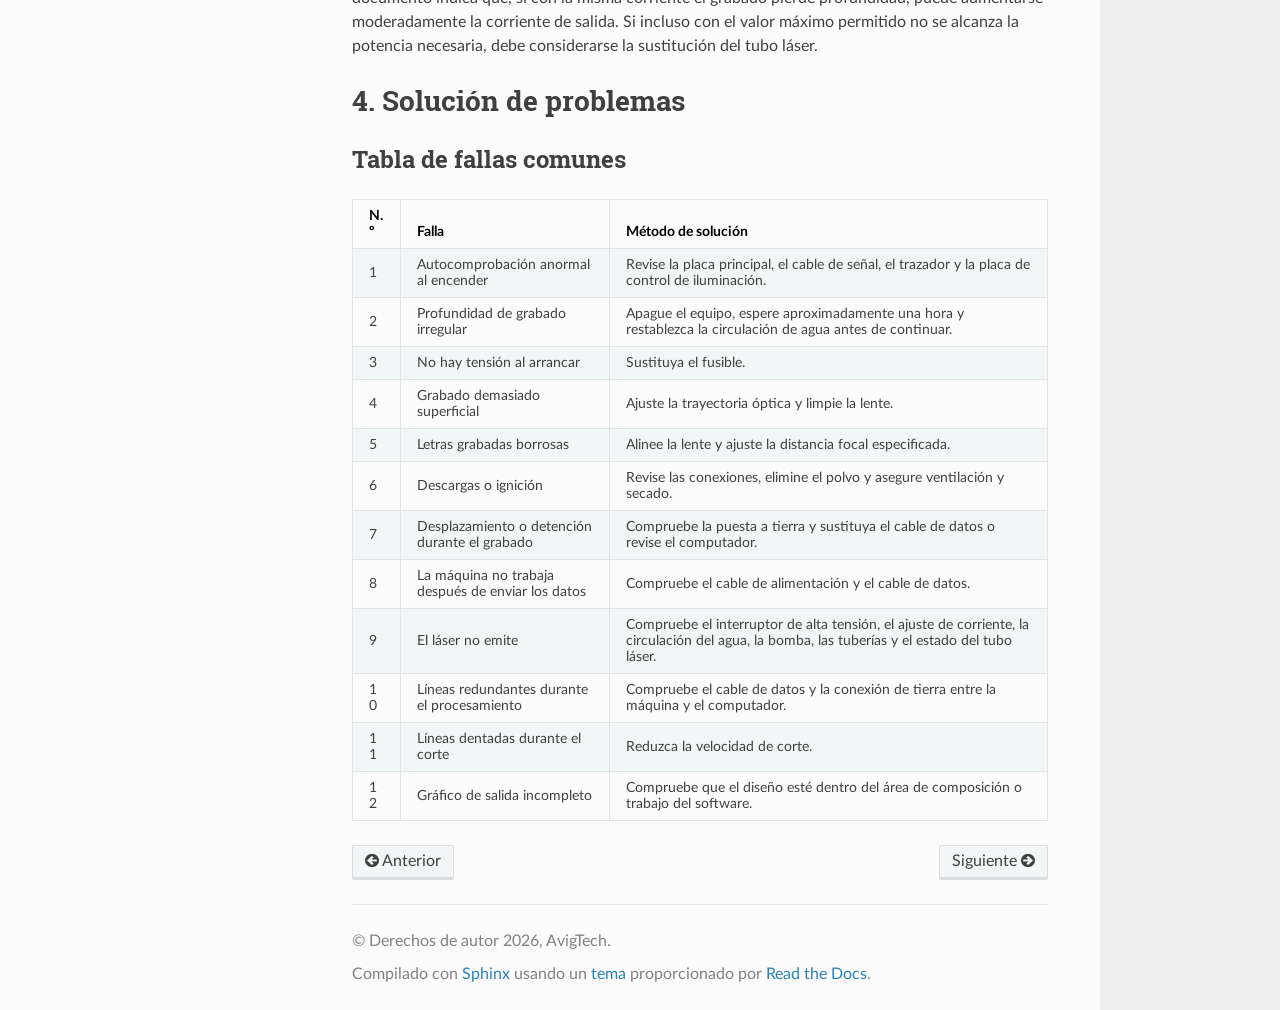
<file: documentos/tema_1/0_puesta_en_marcha.html>
<!DOCTYPE html>
<html class="writer-html5" lang="es" data-content_root="../../">
<head>
  <meta charset="utf-8" /><meta name="viewport" content="width=device-width, initial-scale=1" />

  <meta name="viewport" content="width=device-width, initial-scale=1.0" />
  <title>1. Instalación del equipo &mdash; documentación de Cortadora y grabadora Láser R130100 - 1.1</title>
      <link rel="stylesheet" type="text/css" href="../../_static/pygments.css?v=b86133f3" />
      <link rel="stylesheet" type="text/css" href="../../_static/css/theme.css?v=9edc463e" />
      <link rel="stylesheet" type="text/css" href="../../_static/copybutton.css?v=76b2166b" />
      <link rel="stylesheet" type="text/css" href="../../_static/css/custom.css?v=23a32747" />

  
      <script src="../../_static/jquery.js?v=5d32c60e"></script>
      <script src="../../_static/_sphinx_javascript_frameworks_compat.js?v=2cd50e6c"></script>
      <script src="../../_static/documentation_options.js?v=ed4e2bf4"></script>
      <script src="../../_static/doctools.js?v=9bcbadda"></script>
      <script src="../../_static/sphinx_highlight.js?v=dc90522c"></script>
      <script src="../../_static/clipboard.min.js?v=a7894cd8"></script>
      <script src="../../_static/copybutton.js?v=f281be69"></script>
      <script src="../../_static/translations.js?v=f85f4cfb"></script>
    <script src="../../_static/js/theme.js"></script>
    <link rel="index" title="Índice" href="../../genindex.html" />
    <link rel="search" title="Búsqueda" href="../../search.html" />
    <link rel="next" title="RuiDa RDC6445G" href="../tema_2/00_controlador.html" />
    <link rel="prev" title="MANTENIMIENTO" href="../tema_0/05_mantenimiento.html" /> 
</head>

<body class="wy-body-for-nav"> 
  <div class="wy-grid-for-nav">
    <nav data-toggle="wy-nav-shift" class="wy-nav-side">
      <div class="wy-side-scroll">
        <div class="wy-side-nav-search" >

          
          
          <a href="../../index.html" class="icon icon-home">
            Cortadora y grabadora Láser R130100
          </a>
<div role="search">
  <form id="rtd-search-form" class="wy-form" action="../../search.html" method="get">
    <input type="text" name="q" placeholder="Buscar documentos" aria-label="Buscar documentos" />
    <input type="hidden" name="check_keywords" value="yes" />
    <input type="hidden" name="area" value="default" />
  </form>
</div>
        </div><div class="wy-menu wy-menu-vertical" data-spy="affix" role="navigation" aria-label="Navigation menu">
              <p class="caption" role="heading"><span class="caption-text">Manual Técnico</span></p>
<ul>
<li class="toctree-l1"><a class="reference internal" href="../tema_0/0_introduccion.html">Máquina de láser R130100</a></li>
<li class="toctree-l1"><a class="reference internal" href="../tema_0/0_introduccion.html#bomba-de-agua-xyh-075">4.1 Bomba de agua XYH-075</a></li>
<li class="toctree-l1"><a class="reference internal" href="../tema_0/0_introduccion.html#compresor-de-aire-aco-004">4.2 Compresor de aire ACO-004</a></li>
<li class="toctree-l1"><a class="reference internal" href="../tema_0/0_introduccion.html#ventilador-extractor-czr-ly80">4.3 Ventilador extractor CZR-LY80</a></li>
<li class="toctree-l1"><a class="reference internal" href="../tema_0/01_descripcion_componentes.html">Descripción de componentes y sistema óptico</a></li>
<li class="toctree-l1"><a class="reference internal" href="../tema_0/02_seguridad.html">INFORMACIÓN DE SEGURIDAD</a></li>
<li class="toctree-l1"><a class="reference internal" href="../tema_0/04_operacion.html">OPERACIÓN</a></li>
<li class="toctree-l1"><a class="reference internal" href="../tema_0/05_mantenimiento.html">MANTENIMIENTO</a></li>
</ul>
<p class="caption" role="heading"><span class="caption-text">Puesta en Marcha</span></p>
<ul class="current">
<li class="toctree-l1 current"><a class="current reference internal" href="#">1. Instalación del equipo</a><ul>
<li class="toctree-l2"><a class="reference internal" href="#procedimiento">Procedimiento</a></li>
</ul>
</li>
<li class="toctree-l1"><a class="reference internal" href="#conexiones">2. Conexiones</a><ul>
<li class="toctree-l2"><a class="reference internal" href="#conexion-de-la-bomba-de-aire-y-de-la-bomba-de-agua">Conexión de la bomba de aire y de la bomba de agua</a></li>
<li class="toctree-l2"><a class="reference internal" href="#conexion-del-chiller">Conexión del chiller</a></li>
<li class="toctree-l2"><a class="reference internal" href="#conexion-a-una-computadora">Conexión a una computadora</a></li>
</ul>
</li>
<li class="toctree-l1"><a class="reference internal" href="#ajuste-del-enfoque">3. Ajuste del enfoque</a><ul>
<li class="toctree-l2"><a class="reference internal" href="#procedimiento-de-enfoque">Procedimiento de enfoque</a></li>
</ul>
</li>
<li class="toctree-l1"><a class="reference internal" href="#mantenimiento-del-equipo">Mantenimiento del equipo</a><ul>
<li class="toctree-l2"><a class="reference internal" href="#mantenimiento-general">Mantenimiento general</a></li>
<li class="toctree-l2"><a class="reference internal" href="#agua-de-refrigeracion">Agua de refrigeración</a></li>
<li class="toctree-l2"><a class="reference internal" href="#mantenimiento-de-la-lente">Mantenimiento de la lente</a></li>
<li class="toctree-l2"><a class="reference internal" href="#tubo-laser">Tubo láser</a></li>
</ul>
</li>
<li class="toctree-l1"><a class="reference internal" href="#solucion-de-problemas">4. Solución de problemas</a><ul>
<li class="toctree-l2"><a class="reference internal" href="#tabla-de-fallas-comunes">Tabla de fallas comunes</a></li>
</ul>
</li>
</ul>
<p class="caption" role="heading"><span class="caption-text">Controlador Ruida</span></p>
<ul>
<li class="toctree-l1"><a class="reference internal" href="../tema_2/00_controlador.html">RuiDa RDC6445G</a></li>
<li class="toctree-l1"><a class="reference internal" href="../tema_2/00_controlador.html#descripcion-general">1. Descripción general</a></li>
<li class="toctree-l1"><a class="reference internal" href="../tema_2/00_controlador.html#dimensiones-de-instalacion">2. Dimensiones de instalación</a></li>
<li class="toctree-l1"><a class="reference internal" href="../tema_2/00_controlador.html#imagenes-del-equipo-e-interfaces">3. Imágenes del equipo e interfaces</a></li>
<li class="toctree-l1"><a class="reference internal" href="../tema_2/00_controlador.html#descripcion-de-las-senales-de-interfaz-de-la-placa-principal">4. Descripción de las señales de interfaz de la placa principal</a></li>
<li class="toctree-l1"><a class="reference internal" href="../tema_2/00_controlador.html#ejemplos-de-interfaz-de-potencia-laser">5. Ejemplos de interfaz de potencia láser</a></li>
<li class="toctree-l1"><a class="reference internal" href="../tema_2/00_controlador.html#ejemplos-de-interfaz-de-driver-para-motor-paso-a-paso-servo">6. Ejemplos de interfaz de driver para motor paso a paso/servo</a></li>
<li class="toctree-l1"><a class="reference internal" href="../tema_2/00_controlador.html#ejemplos-de-cableado-de-puertos-de-e-s">7. Ejemplos de cableado de puertos de E/S</a></li>
<li class="toctree-l1"><a class="reference internal" href="../tema_2/00_controlador.html#instrucciones-de-operacion-del-panel">8. Instrucciones de operación del panel</a></li>
<li class="toctree-l1"><a class="reference internal" href="../tema_2/00_controlador.html#explicacion-de-parametros-de-fabricante-y-usuario">9. Explicación de parámetros de fabricante y usuario</a></li>
</ul>
<p class="caption" role="heading"><span class="caption-text">Seguridad y Ejemplos</span></p>
<ul>
<li class="toctree-l1"><a class="reference internal" href="../tema_3/0_seguridad_uso.html">Seguridad y recomendaciones de uso</a></li>
<li class="toctree-l1"><a class="reference internal" href="../tema_3/1_ejemplos.html">Ejemplos</a></li>
</ul>

        </div>
      </div>
    </nav>

    <section data-toggle="wy-nav-shift" class="wy-nav-content-wrap"><nav class="wy-nav-top" aria-label="Mobile navigation menu" >
          <i data-toggle="wy-nav-top" class="fa fa-bars"></i>
          <a href="../../index.html">Cortadora y grabadora Láser R130100</a>
      </nav>

      <div class="wy-nav-content">
        <div class="rst-content">
          <div role="navigation" aria-label="Page navigation">
  <ul class="wy-breadcrumbs">
      <li><a href="../../index.html" class="icon icon-home" aria-label="Home"></a></li>
      <li class="breadcrumb-item active">1. Instalación del equipo</li>
      <li class="wy-breadcrumbs-aside">
      </li>
  </ul>
  <hr/>
</div>
          <div role="main" class="document" itemscope="itemscope" itemtype="http://schema.org/Article">
           <div itemprop="articleBody">
             
  <section id="instalacion-del-equipo">
<h1>1. Instalación del equipo<a class="headerlink" href="#instalacion-del-equipo" title="Link to this heading"></a></h1>
<p>La instalación inicial comprende el desembalaje, la colocación de las ruedas,
los soportes inferiores y el conducto de extracción de humo.</p>
<figure class="align-center" id="id1">
<a class="reference internal image-reference" href="../../_images/01_instalacion_producto_es.png"><img alt="../../_images/01_instalacion_producto_es.png" src="../../_images/01_instalacion_producto_es.png" style="width: 100%;" />
</a>
<figcaption>
<p><span class="caption-text">Secuencia de instalación del producto traducida al español.</span><a class="headerlink" href="#id1" title="Link to this image"></a></p>
</figcaption>
</figure>
<section id="procedimiento">
<h2>Procedimiento<a class="headerlink" href="#procedimiento" title="Link to this heading"></a></h2>
<ol class="arabic simple">
<li><p>Abra el embalaje del producto.</p></li>
<li><p>Compruebe los accesorios incluidos y retire las ruedas universales.</p></li>
<li><p>Instale las ruedas universales. Retire el soporte del producto, coloque la
rueda universal en la parte inferior del soporte y apriete los tornillos.</p></li>
<li><p>Instale el soporte de las ruedas universales en la parte inferior del equipo.</p></li>
<li><p>Instale las vigas de soporte.</p></li>
<li><p>Instale el conducto de extracción de humo.</p></li>
</ol>
<div class="admonition warning">
<p class="admonition-title">Advertencia</p>
<p>Todas las operaciones de instalación deben realizarse con la alimentación
eléctrica desconectada.</p>
</div>
</section>
</section>
<section id="conexiones">
<h1>2. Conexiones<a class="headerlink" href="#conexiones" title="Link to this heading"></a></h1>
<section id="conexion-de-la-bomba-de-aire-y-de-la-bomba-de-agua">
<h2>Conexión de la bomba de aire y de la bomba de agua<a class="headerlink" href="#conexion-de-la-bomba-de-aire-y-de-la-bomba-de-agua" title="Link to this heading"></a></h2>
<figure class="align-center" id="id2">
<a class="reference internal image-reference" href="../../_images/02_conexion_bombas_es.png"><img alt="../../_images/02_conexion_bombas_es.png" src="../../_images/02_conexion_bombas_es.png" style="width: 100%;" />
</a>
<figcaption>
<p><span class="caption-text">Conexión general de las bombas auxiliares.</span><a class="headerlink" href="#id2" title="Link to this image"></a></p>
</figcaption>
</figure>
<p>El documento indica conectar los cables de alimentación de la bomba de aire y
de la bomba de agua a la barra de alimentación correspondiente. La bomba de
agua debe situarse en su depósito y las mangueras deben quedar firmemente
conectadas.</p>
<p>La tubería de entrada del equipo debe conectarse a la boquilla de salida de la
bomba de aire.</p>
</section>
<section id="conexion-del-chiller">
<h2>Conexión del chiller<a class="headerlink" href="#conexion-del-chiller" title="Link to this heading"></a></h2>
<figure class="align-center" id="id3">
<a class="reference internal image-reference" href="../../_images/03_conexion_chiller_es.png"><img alt="../../_images/03_conexion_chiller_es.png" src="../../_images/03_conexion_chiller_es.png" style="width: 100%;" />
</a>
<figcaption>
<p><span class="caption-text">Esquema traducido de conexión del sistema de refrigeración.</span><a class="headerlink" href="#id3" title="Link to this image"></a></p>
</figcaption>
</figure>
<p>La salida de agua del equipo debe conectarse a la entrada de agua del chiller.
La entrada de agua del equipo debe conectarse a la salida de agua del chiller.</p>
<div class="admonition caution">
<p class="admonition-title">Prudencia</p>
<p>Antes de conectar el chiller, el documento fuente indica que debe llenarse
con agua. Para ambientes de baja temperatura menciona el uso de un
anticongelante adecuado.</p>
</div>
</section>
<section id="conexion-a-una-computadora">
<h2>Conexión a una computadora<a class="headerlink" href="#conexion-a-una-computadora" title="Link to this heading"></a></h2>
<figure class="align-center" id="id4">
<a class="reference internal image-reference" href="../../_images/04_conexion_computadora_es.png"><img alt="../../_images/04_conexion_computadora_es.png" src="../../_images/04_conexion_computadora_es.png" style="width: 100%;" />
</a>
<figcaption>
<p><span class="caption-text">Secuencia de conexión del computador.</span><a class="headerlink" href="#id4" title="Link to this image"></a></p>
</figcaption>
</figure>
<ol class="arabic simple">
<li><p>Tome el cable de datos preparado.</p></li>
<li><p>Conecte el puerto <code class="docutils literal notranslate"><span class="pre">PC-USB</span></code> al equipo.</p></li>
<li><p>Conecte el cable de datos a la interfaz de datos del equipo.</p></li>
<li><p>Encienda el interruptor principal.</p></li>
<li><p>Instale el controlador o <em>driver</em>.</p></li>
<li><p>Encienda el interruptor del láser.</p></li>
</ol>
<p>Una vez completada la conexión, puede comprobarse el funcionamiento normal
del equipo.</p>
</section>
</section>
<section id="ajuste-del-enfoque">
<h1>3. Ajuste del enfoque<a class="headerlink" href="#ajuste-del-enfoque" title="Link to this heading"></a></h1>
<figure class="align-center" id="id5">
<a class="reference internal image-reference" href="../../_images/05_ajuste_enfoque_es.png"><img alt="../../_images/05_ajuste_enfoque_es.png" src="../../_images/05_ajuste_enfoque_es.png" style="width: 100%;" />
</a>
<figcaption>
<p><span class="caption-text">Referencias para el ajuste de la distancia focal.</span><a class="headerlink" href="#id5" title="Link to this image"></a></p>
</figcaption>
</figure>
<p>El espejo o conjunto de enfoque está instalado en el barril de enfoque.
Después de aflojar el tornillo de bloqueo del bloque de sujeción del cabezal
láser tipo lápiz, el barril de enfoque puede desplazarse hacia arriba o hacia
abajo.</p>
<p>Según el documento fuente, el plano focal se encuentra aproximadamente a
<strong>7 mm</strong> del borde inferior del barril de enfoque. La máquina incluye un bloque
de enfoque de aproximadamente <strong>7 mm</strong> de espesor para determinar el plano
focal.</p>
<section id="procedimiento-de-enfoque">
<h2>Procedimiento de enfoque<a class="headerlink" href="#procedimiento-de-enfoque" title="Link to this heading"></a></h2>
<ol class="arabic simple">
<li><p>Coloque sobre la mesa el material que se va a procesar.</p></li>
<li><p>Coloque el bloque de enfoque sobre la superficie del material.</p></li>
<li><p>Afloje el tornillo de bloqueo del bloque de sujeción del cabezal láser.</p></li>
<li><p>Desplace el barril de enfoque hacia arriba o hacia abajo hasta que su
superficie inferior haga contacto con el bloque de enfoque.</p></li>
<li><p>Compruebe que la superficie del material queda situada en el plano focal.</p></li>
<li><p>Ajuste la altura si fuera necesario y apriete nuevamente el tornillo de
bloqueo.</p></li>
</ol>
</section>
</section>
<section id="mantenimiento-del-equipo">
<h1>Mantenimiento del equipo<a class="headerlink" href="#mantenimiento-del-equipo" title="Link to this heading"></a></h1>
<p>El documento describe el equipo como un sistema que integra elementos ópticos,
mecánicos y eléctricos. Para garantizar un uso seguro y un funcionamiento
normal, no debe abrirse la cubierta posterior ni modificarse la estructura
interna o el motor sin autorización.</p>
<section id="mantenimiento-general">
<h2>Mantenimiento general<a class="headerlink" href="#mantenimiento-general" title="Link to this heading"></a></h2>
<ol class="arabic simple">
<li><p>Elimine el polvo de la guía antes de cada uso. El documento recomienda
añadir aceite lubricante aproximadamente una vez cada tres meses y evitar
que el aceite gotee.</p></li>
<li><p>Limpie oportunamente el agua, aceite y residuos presentes en la plataforma
de trabajo.</p></li>
<li><p>Revise mensualmente las guías, accesorios y tornillos de fijación. Apriete
los elementos que se encuentren flojos.</p></li>
<li><p>El sistema de extracción acumula polvo con facilidad; se recomienda
limpiarlo como mínimo una vez por semana.</p></li>
</ol>
</section>
<section id="agua-de-refrigeracion">
<h2>Agua de refrigeración<a class="headerlink" href="#agua-de-refrigeracion" title="Link to this heading"></a></h2>
<p>El documento fuente recomienda mantener el agua limpia y libre de impurezas.
Indica los siguientes intervalos de sustitución:</p>
<ul class="simple">
<li><p>verano: una vez por semana;</p></li>
<li><p>primavera y otoño: aproximadamente cada quince días;</p></li>
<li><p>invierno: una vez por mes.</p></li>
</ul>
<p>También advierte que las incrustaciones producidas por agua dura pueden
obstruir las tuberías y afectar el funcionamiento del láser.</p>
<div class="admonition warning">
<p class="admonition-title">Advertencia</p>
<p>El texto fuente describe un procedimiento de desincrustación con ácido.
Debido al riesgo químico y a la posibilidad de dañar el tubo, las tuberías
o los sellos, cualquier procedimiento químico debe ser definido y ejecutado
únicamente por personal técnico autorizado y de acuerdo con la documentación
específica del fabricante del tubo y del chiller.</p>
</div>
</section>
<section id="mantenimiento-de-la-lente">
<h2>Mantenimiento de la lente<a class="headerlink" href="#mantenimiento-de-la-lente" title="Link to this heading"></a></h2>
<figure class="align-center" id="id6">
<a class="reference internal image-reference" href="../../_images/06_mantenimiento_lente_es.png"><img alt="../../_images/06_mantenimiento_lente_es.png" src="../../_images/06_mantenimiento_lente_es.png" style="width: 100%;" />
</a>
<figcaption>
<p><span class="caption-text">Indicaciones traducidas para el mantenimiento de la lente.</span><a class="headerlink" href="#id6" title="Link to this image"></a></p>
</figcaption>
</figure>
<p>La lente de enfoque y los reflectores son elementos ópticos sensibles. La
acumulación de polvo puede dañar el recubrimiento y disminuir la calidad del
grabado.</p>
<p>El documento señala:</p>
<ul class="simple">
<li><p>limpiar la lente con etanol anhidro;</p></li>
<li><p>manipularla con cuidado porque es frágil;</p></li>
<li><p>montar la lente cóncavo-convexa en la orientación indicada;</p></li>
<li><p>sustituirla si el recubrimiento presenta daños.</p></li>
</ul>
</section>
<section id="tubo-laser">
<h2>Tubo láser<a class="headerlink" href="#tubo-laser" title="Link to this heading"></a></h2>
<p>El tubo láser es un consumible. Con el tiempo, el gas interno se consume y la
potencia disminuye. El documento indica que, si con la misma corriente el
grabado pierde profundidad, puede aumentarse moderadamente la corriente de
salida. Si incluso con el valor máximo permitido no se alcanza la potencia
necesaria, debe considerarse la sustitución del tubo láser.</p>
</section>
</section>
<section id="solucion-de-problemas">
<h1>4. Solución de problemas<a class="headerlink" href="#solucion-de-problemas" title="Link to this heading"></a></h1>
<section id="tabla-de-fallas-comunes">
<h2>Tabla de fallas comunes<a class="headerlink" href="#tabla-de-fallas-comunes" title="Link to this heading"></a></h2>
<table class="fit-table docutils align-default">
<colgroup>
<col style="width: 7.0%" />
<col style="width: 30.0%" />
<col style="width: 63.0%" />
</colgroup>
<thead>
<tr class="row-odd"><th class="head"><p>N.º</p></th>
<th class="head"><p>Falla</p></th>
<th class="head"><p>Método de solución</p></th>
</tr>
</thead>
<tbody>
<tr class="row-even"><td><p>1</p></td>
<td><p>Autocomprobación anormal al encender</p></td>
<td><p>Revise la placa principal, el cable de señal, el trazador y la placa de
control de iluminación.</p></td>
</tr>
<tr class="row-odd"><td><p>2</p></td>
<td><p>Profundidad de grabado irregular</p></td>
<td><p>Apague el equipo, espere aproximadamente una hora y restablezca la
circulación de agua antes de continuar.</p></td>
</tr>
<tr class="row-even"><td><p>3</p></td>
<td><p>No hay tensión al arrancar</p></td>
<td><p>Sustituya el fusible.</p></td>
</tr>
<tr class="row-odd"><td><p>4</p></td>
<td><p>Grabado demasiado superficial</p></td>
<td><p>Ajuste la trayectoria óptica y limpie la lente.</p></td>
</tr>
<tr class="row-even"><td><p>5</p></td>
<td><p>Letras grabadas borrosas</p></td>
<td><p>Alinee la lente y ajuste la distancia focal especificada.</p></td>
</tr>
<tr class="row-odd"><td><p>6</p></td>
<td><p>Descargas o ignición</p></td>
<td><p>Revise las conexiones, elimine el polvo y asegure ventilación y secado.</p></td>
</tr>
<tr class="row-even"><td><p>7</p></td>
<td><p>Desplazamiento o detención durante el grabado</p></td>
<td><p>Compruebe la puesta a tierra y sustituya el cable de datos o revise el
computador.</p></td>
</tr>
<tr class="row-odd"><td><p>8</p></td>
<td><p>La máquina no trabaja después de enviar los datos</p></td>
<td><p>Compruebe el cable de alimentación y el cable de datos.</p></td>
</tr>
<tr class="row-even"><td><p>9</p></td>
<td><p>El láser no emite</p></td>
<td><p>Compruebe el interruptor de alta tensión, el ajuste de corriente, la
circulación del agua, la bomba, las tuberías y el estado del tubo láser.</p></td>
</tr>
<tr class="row-odd"><td><p>10</p></td>
<td><p>Líneas redundantes durante el procesamiento</p></td>
<td><p>Compruebe el cable de datos y la conexión de tierra entre la máquina y
el computador.</p></td>
</tr>
<tr class="row-even"><td><p>11</p></td>
<td><p>Líneas dentadas durante el corte</p></td>
<td><p>Reduzca la velocidad de corte.</p></td>
</tr>
<tr class="row-odd"><td><p>12</p></td>
<td><p>Gráfico de salida incompleto</p></td>
<td><p>Compruebe que el diseño esté dentro del área de composición o trabajo
del software.</p></td>
</tr>
</tbody>
</table>
</section>
</section>


           </div>
          </div>
          <footer><div class="rst-footer-buttons" role="navigation" aria-label="Pie de página">
        <a href="../tema_0/05_mantenimiento.html" class="btn btn-neutral float-left" title="MANTENIMIENTO" accesskey="p" rel="prev"><span class="fa fa-arrow-circle-left" aria-hidden="true"></span> Anterior</a>
        <a href="../tema_2/00_controlador.html" class="btn btn-neutral float-right" title="RuiDa RDC6445G" accesskey="n" rel="next">Siguiente <span class="fa fa-arrow-circle-right" aria-hidden="true"></span></a>
    </div>

  <hr/>

  <div role="contentinfo">
    <p>&#169; Derechos de autor 2026, AvigTech.</p>
  </div>

  Compilado con <a href="https://www.sphinx-doc.org/">Sphinx</a> usando un
    <a href="https://github.com/readthedocs/sphinx_rtd_theme">tema</a>
    proporcionado por <a href="https://readthedocs.org">Read the Docs</a>.
   

</footer>
        </div>
      </div>
    </section>
  </div>
  <script>
      jQuery(function () {
          SphinxRtdTheme.Navigation.enable(true);
      });
  </script> 

</body>
</html>
</file>
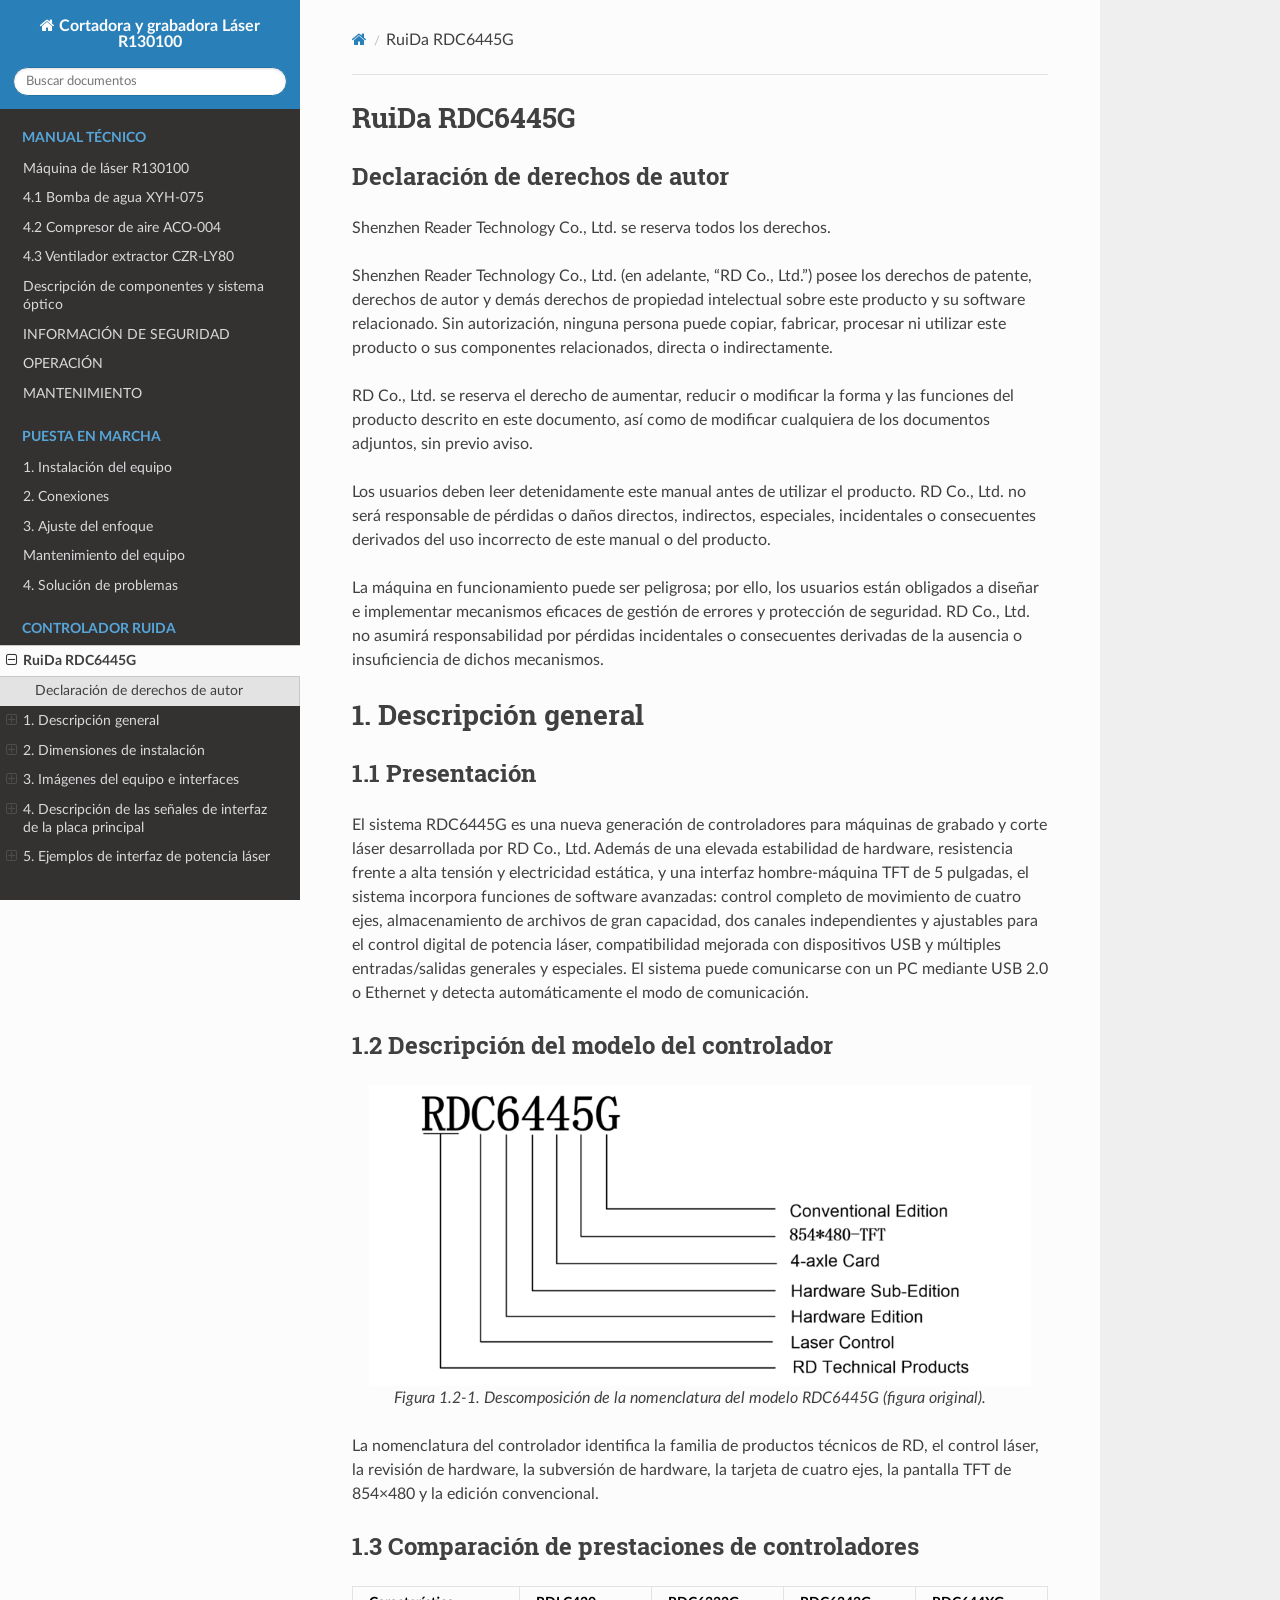
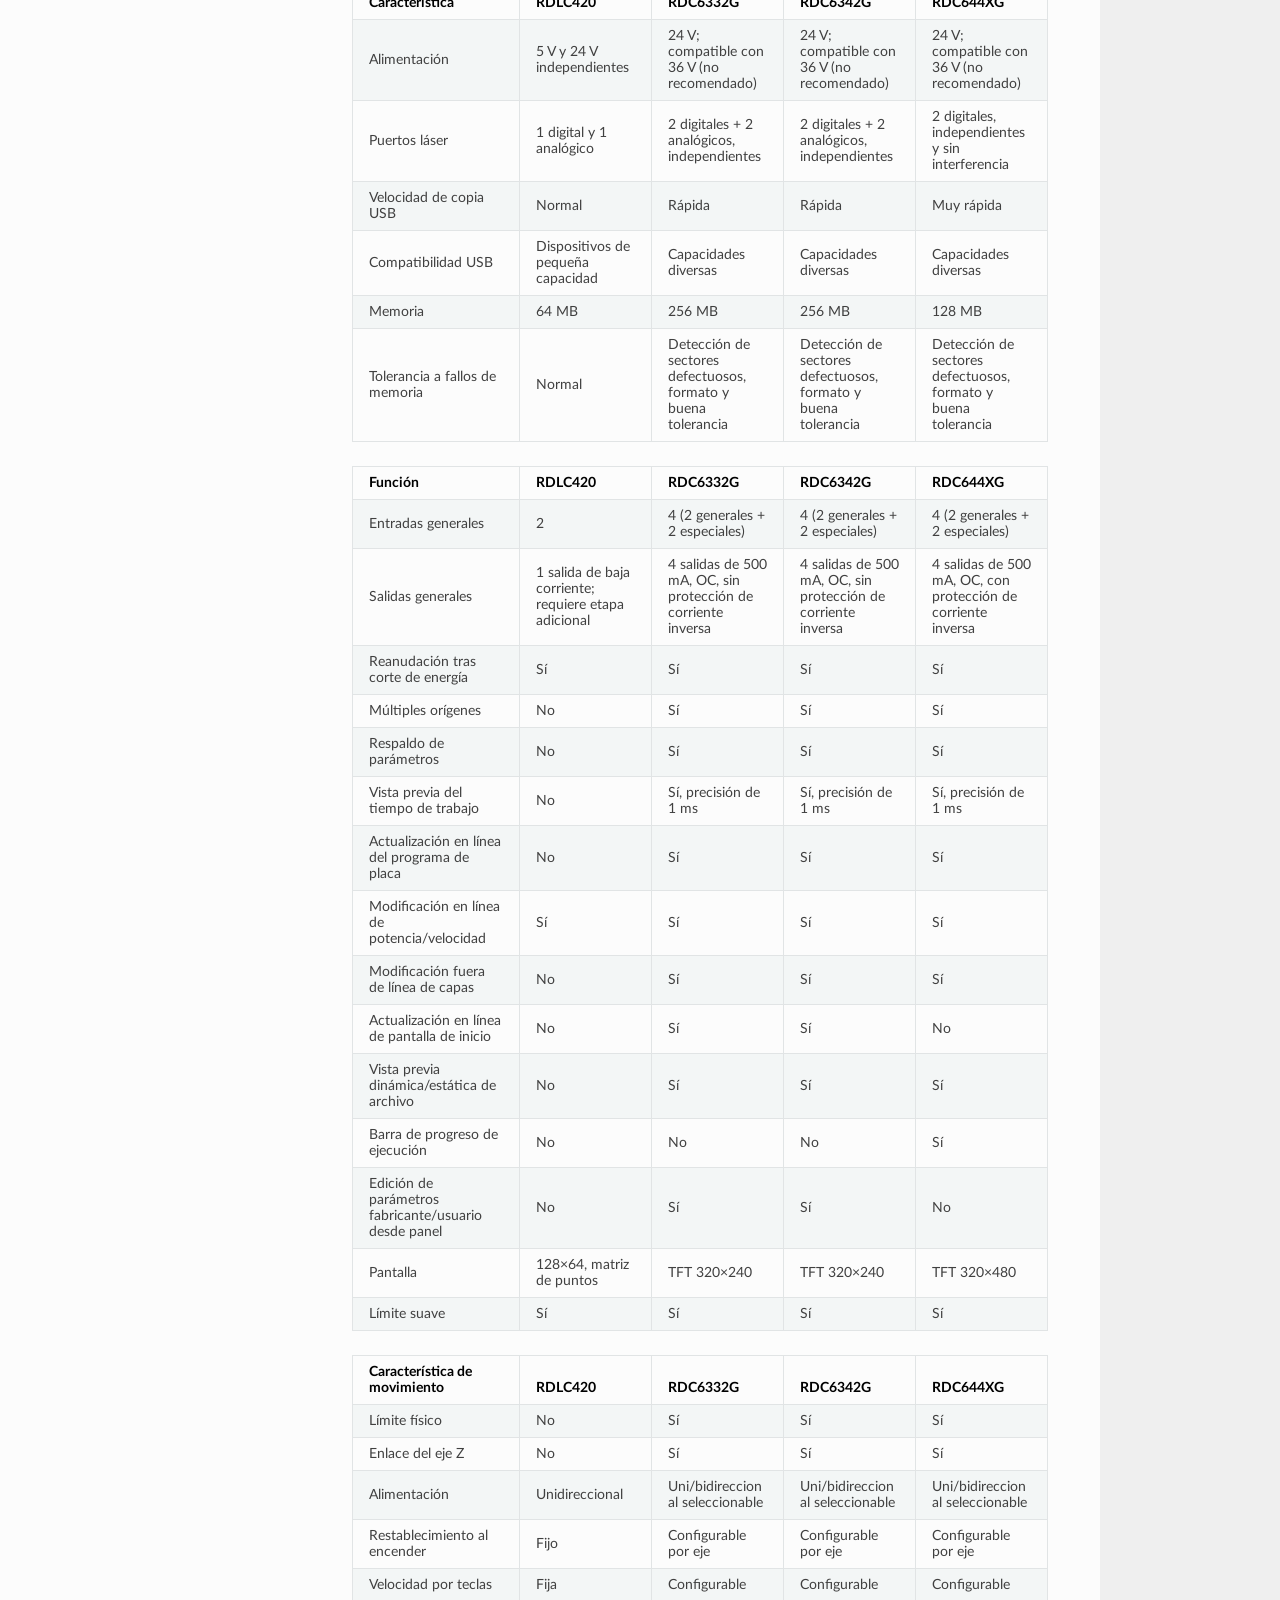
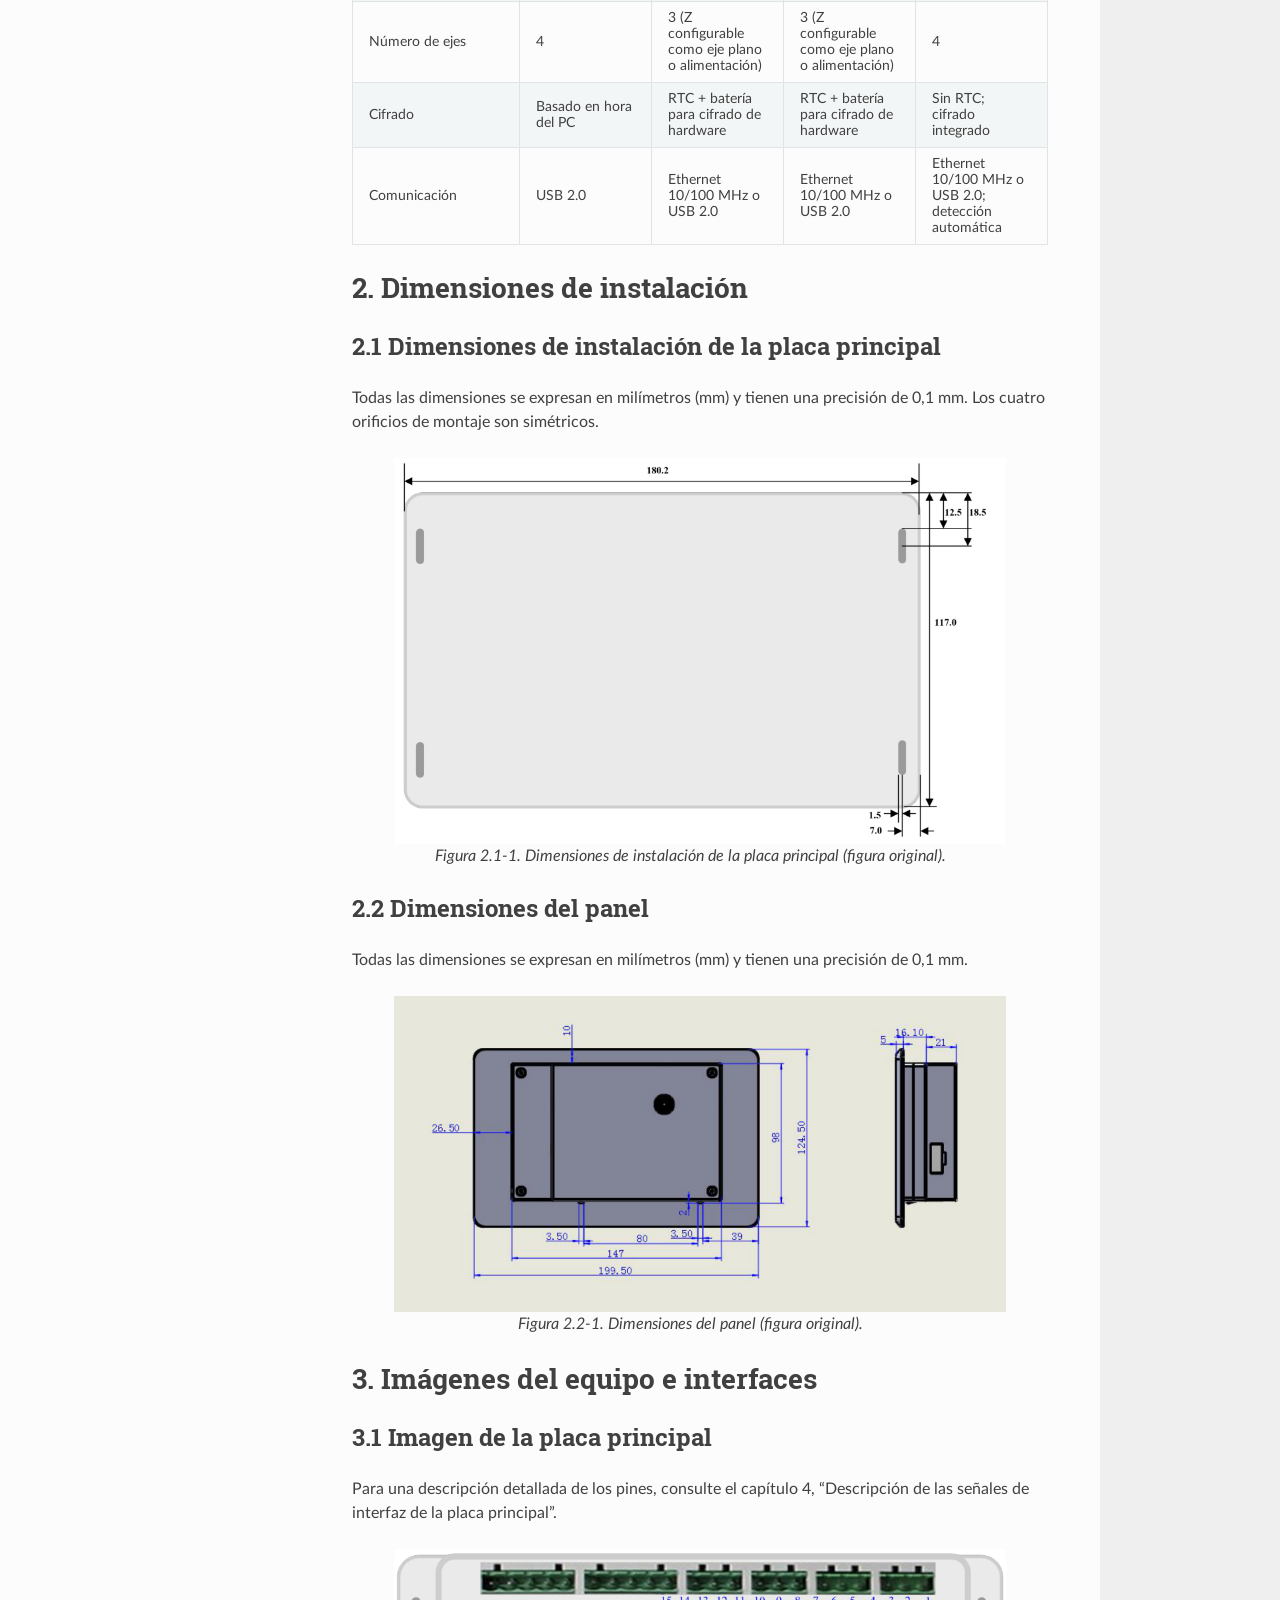
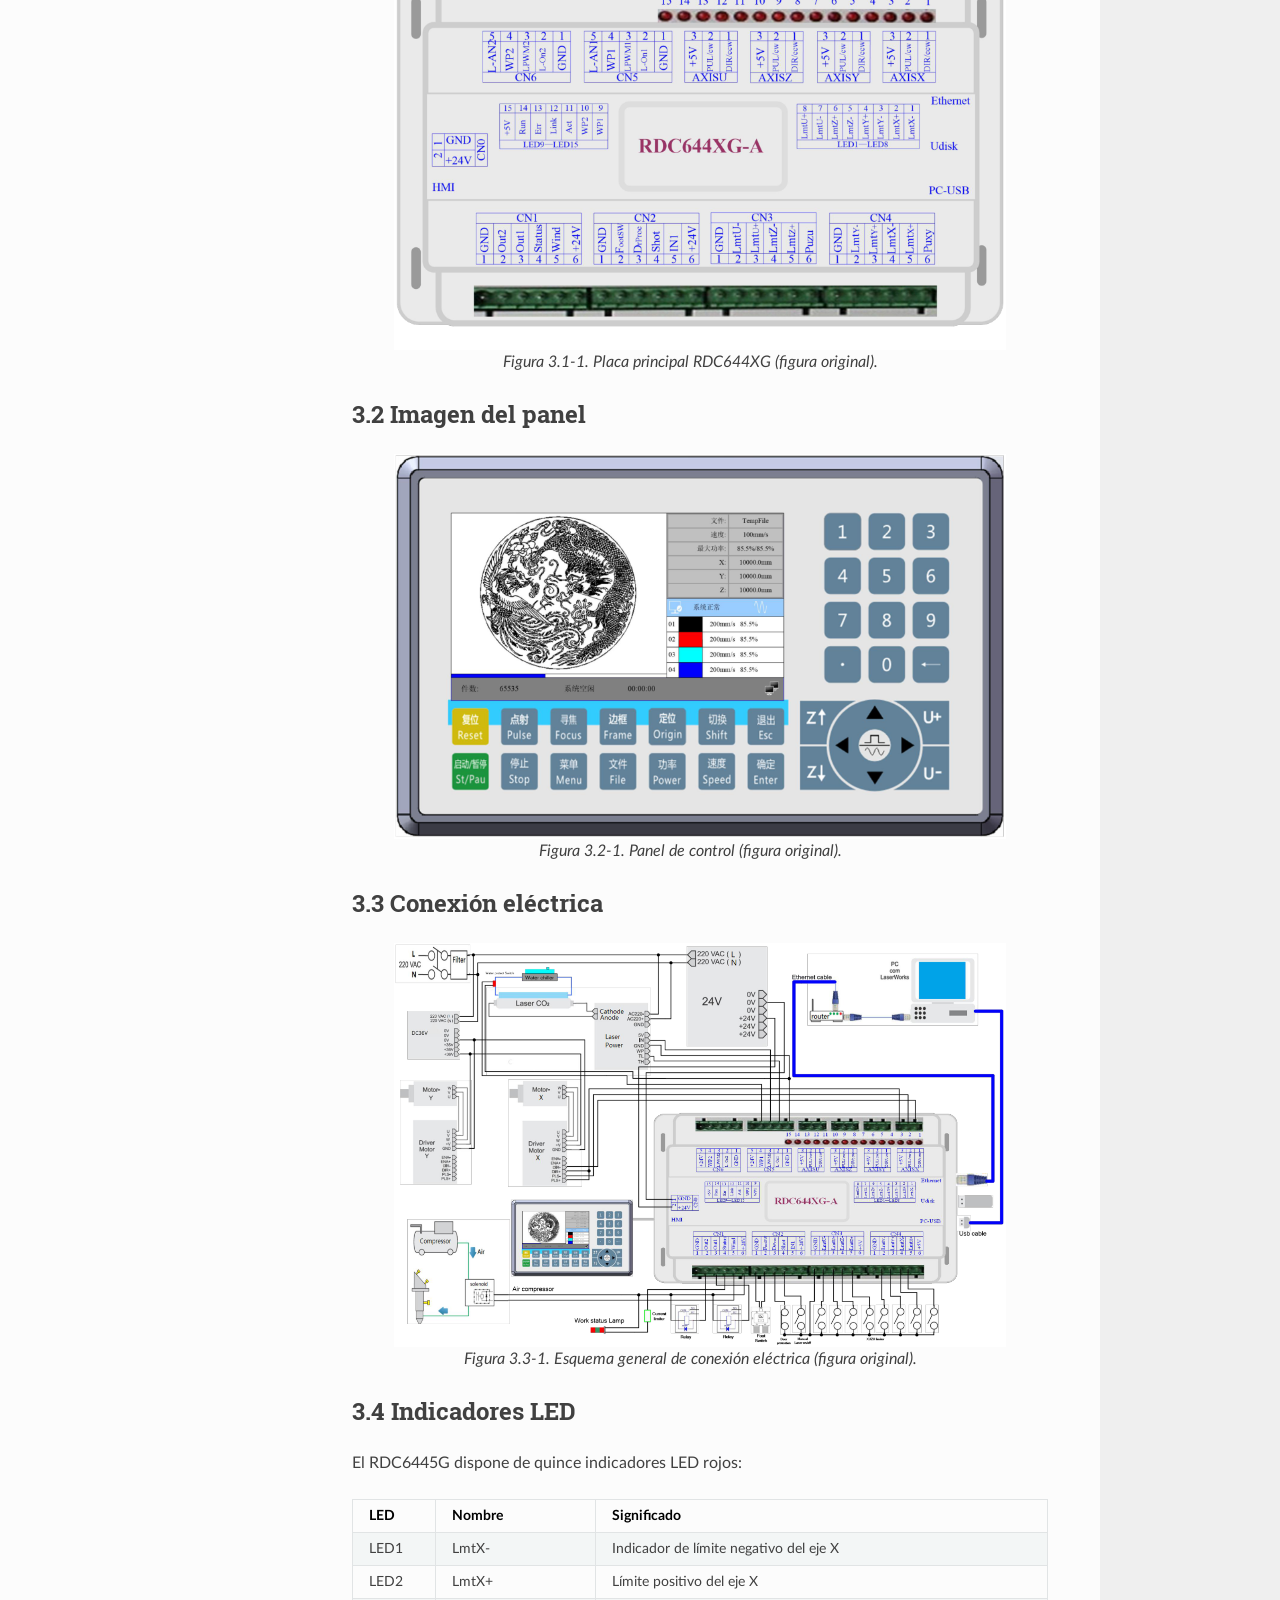
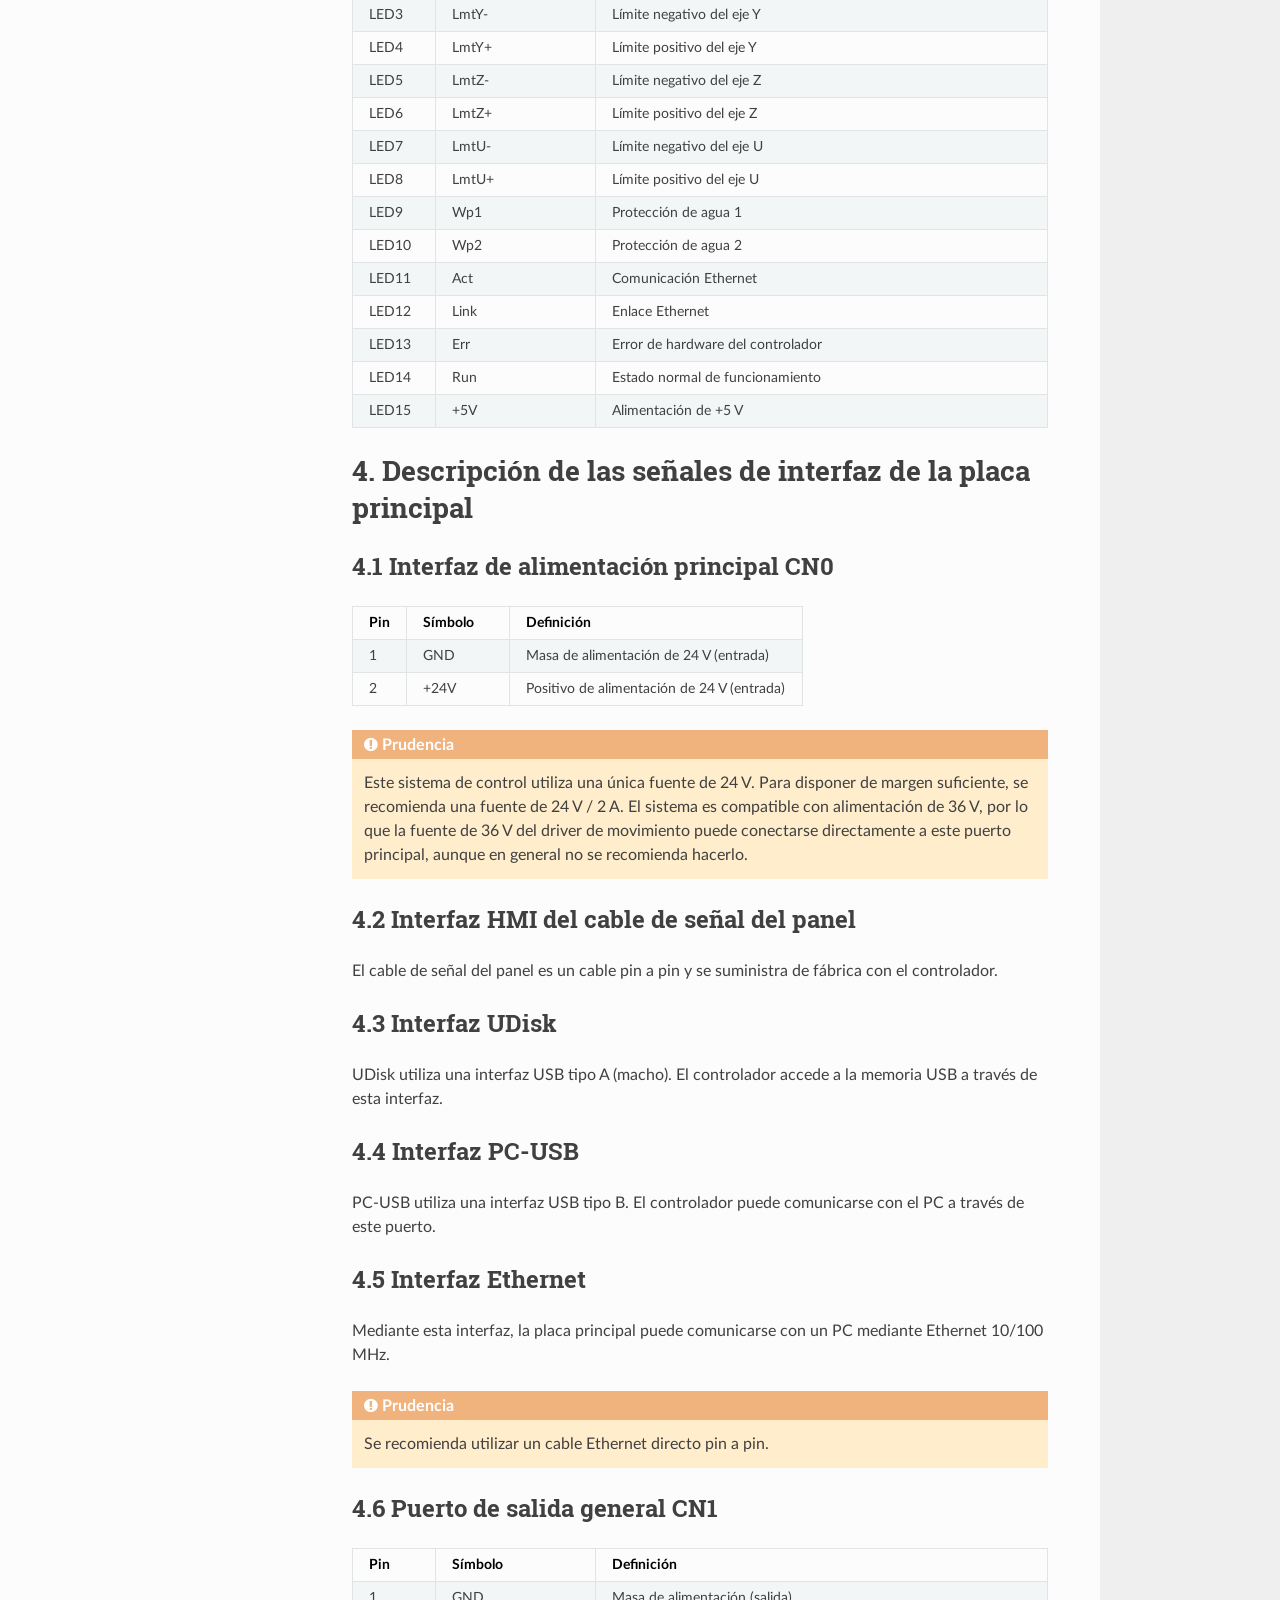
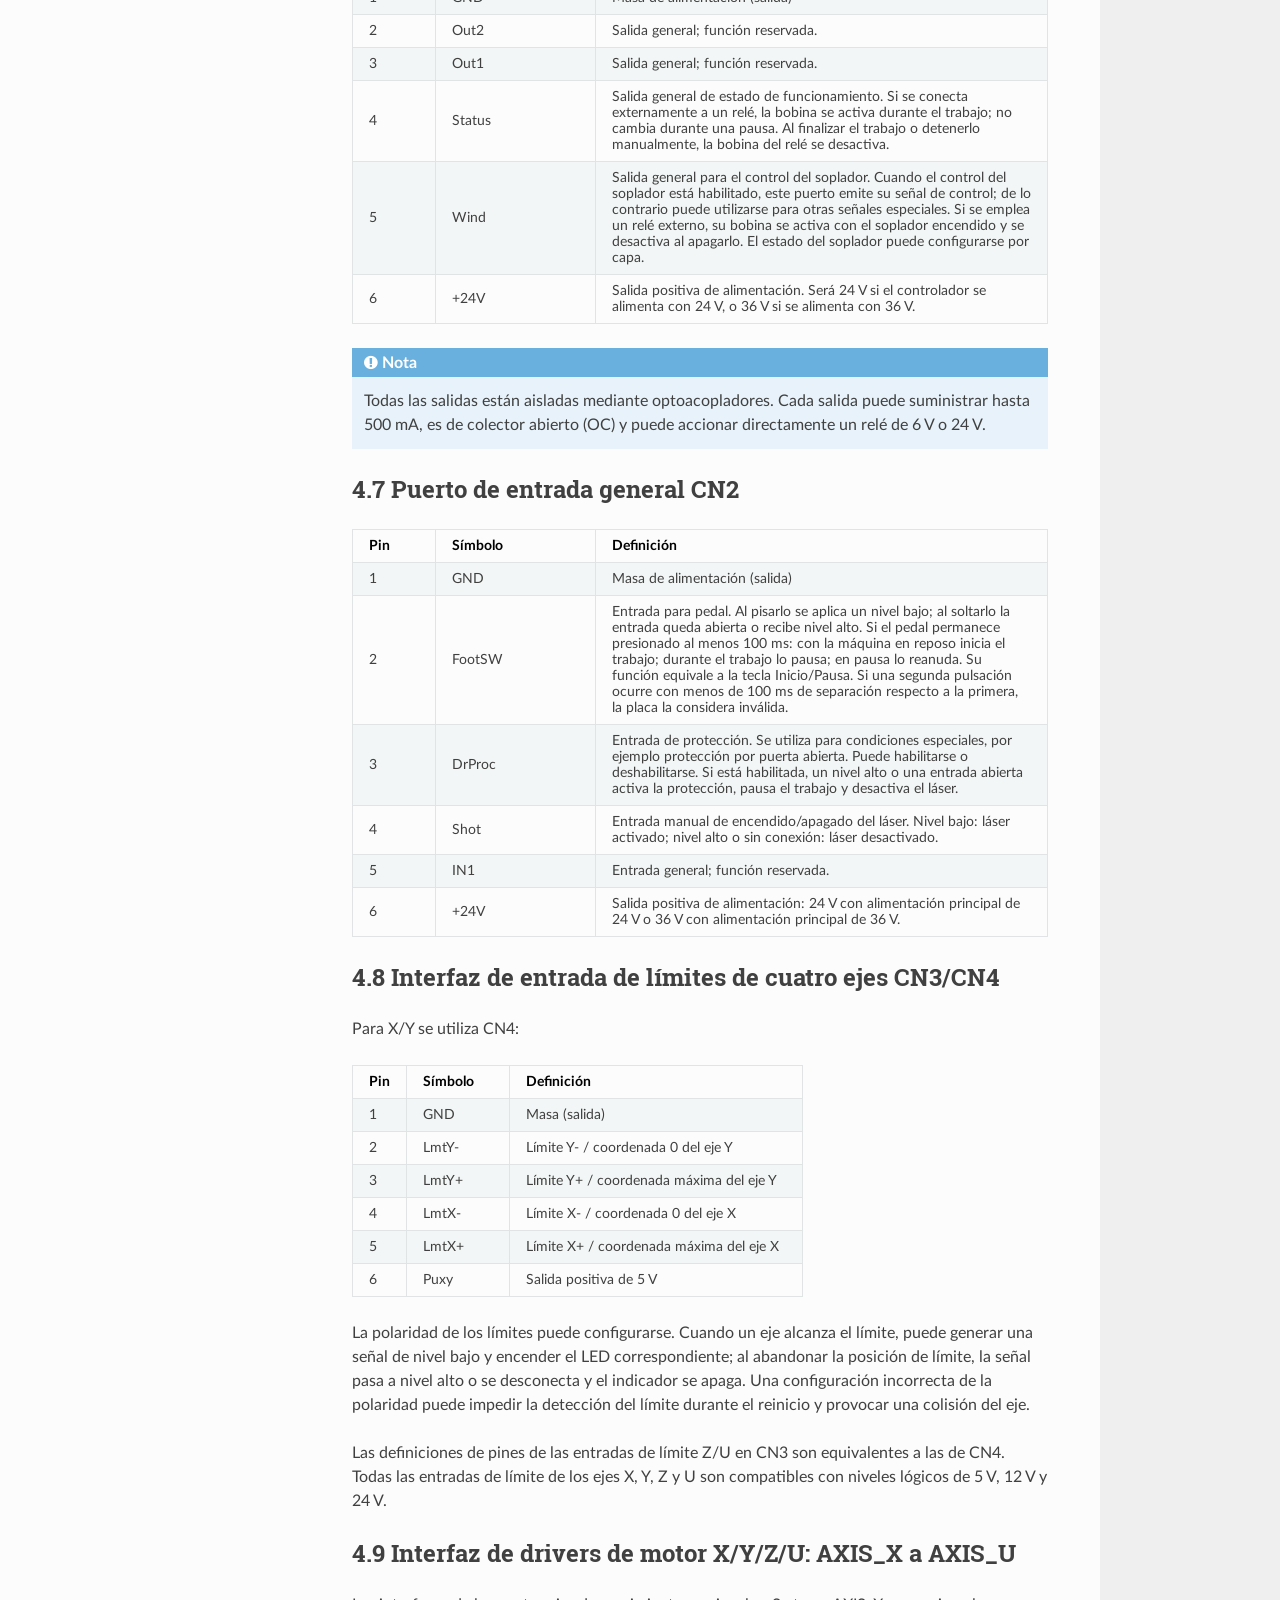
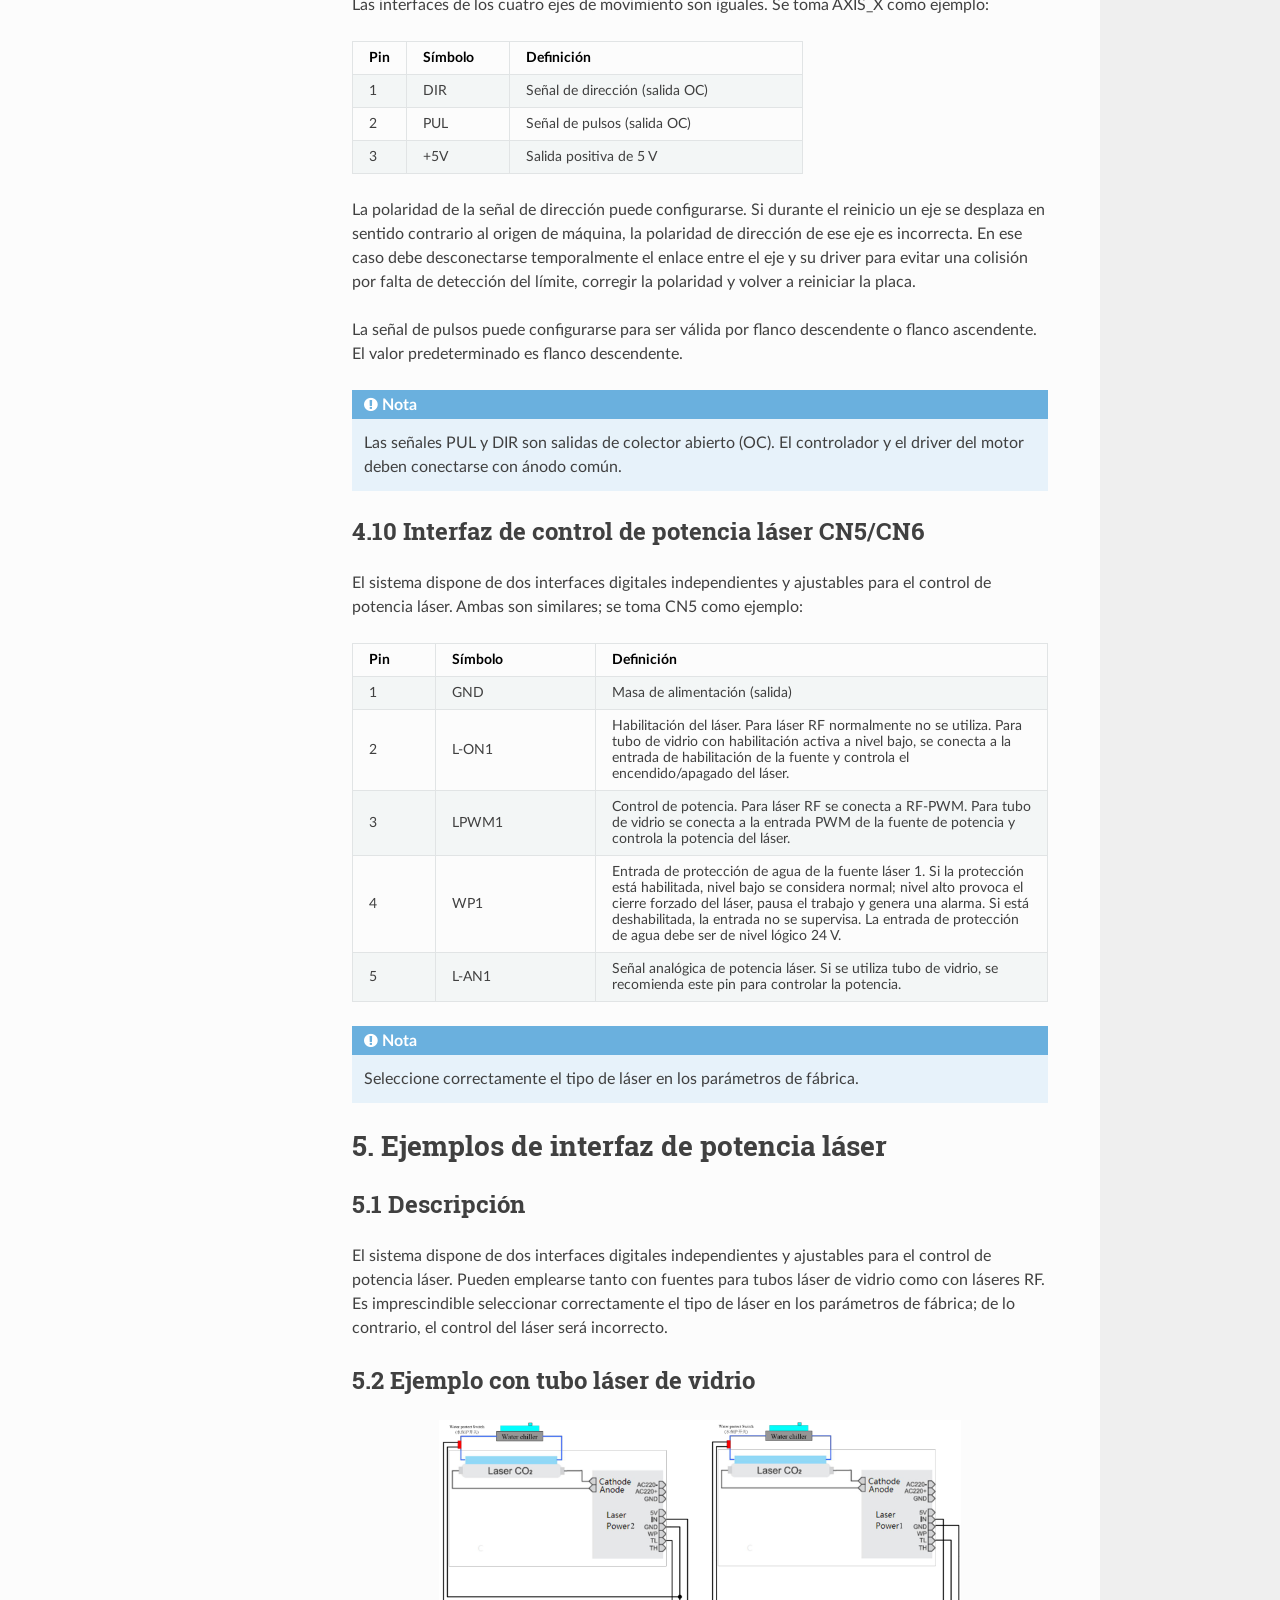
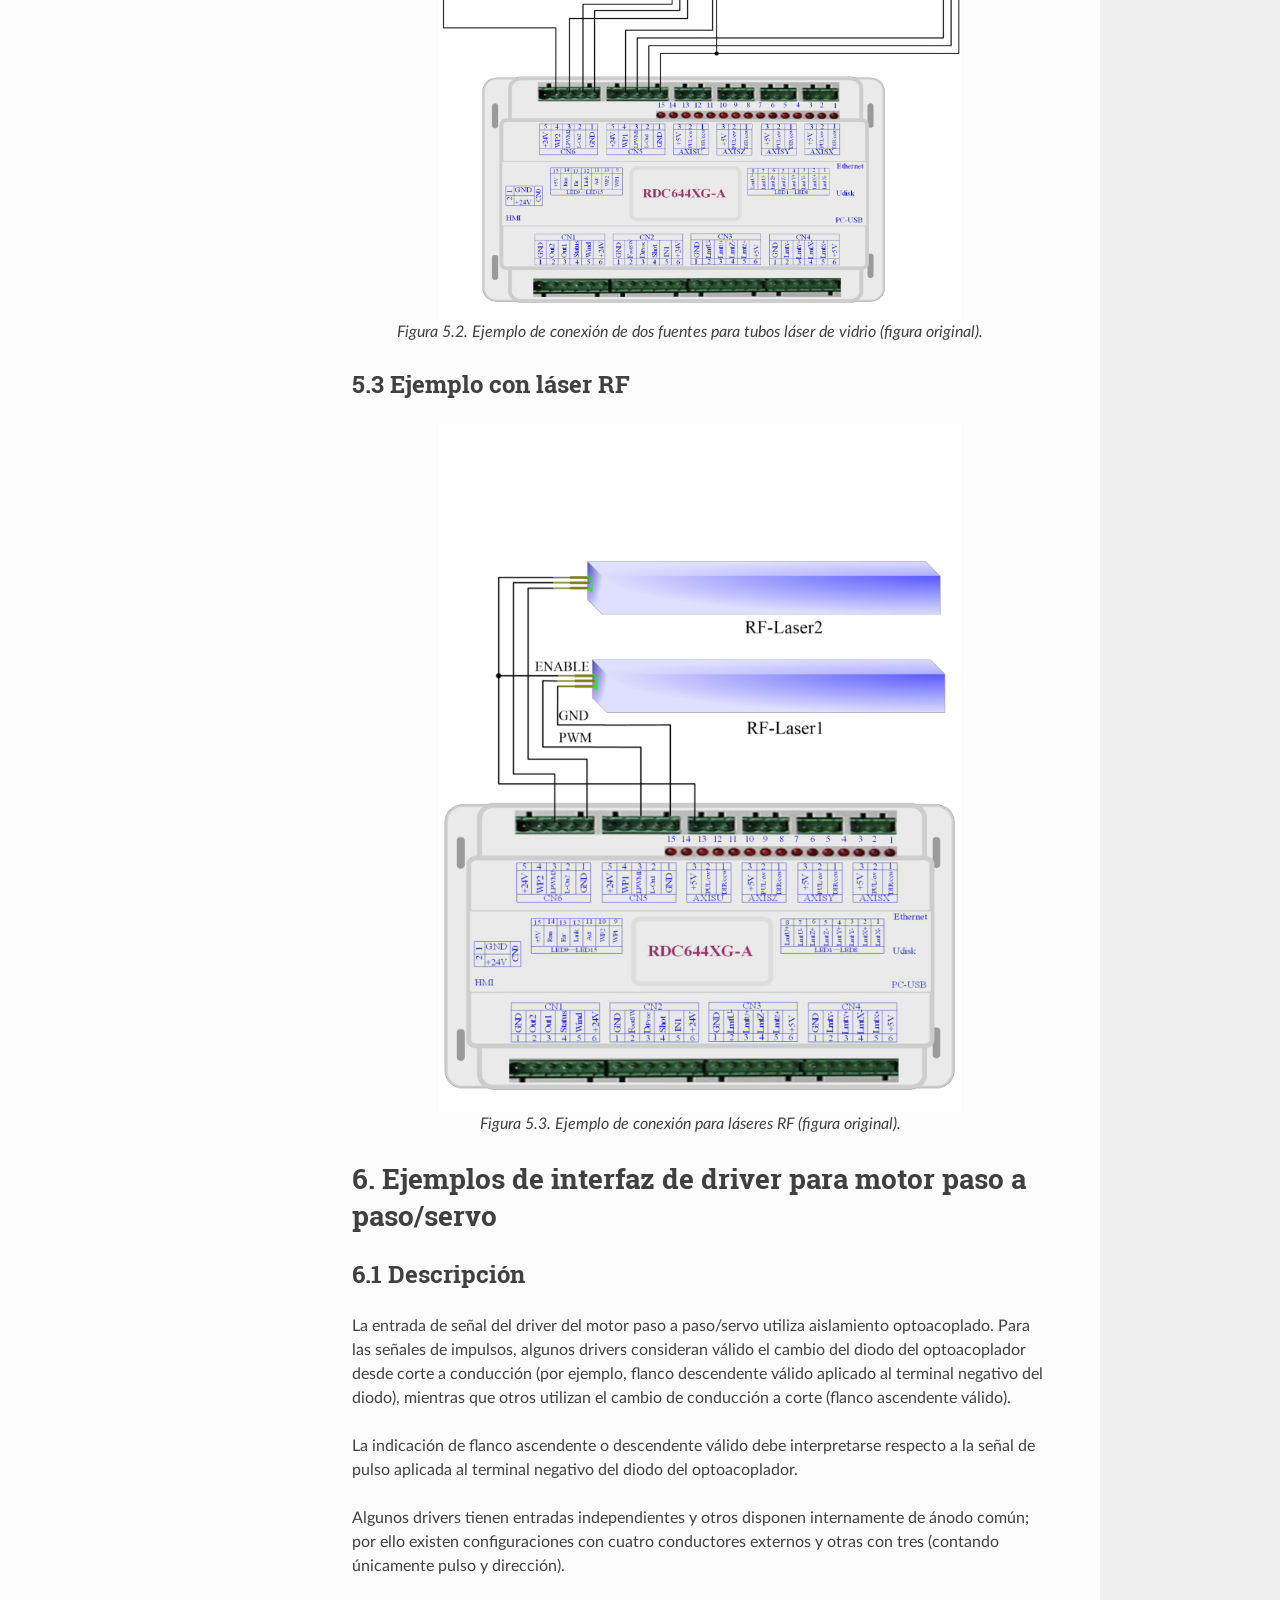
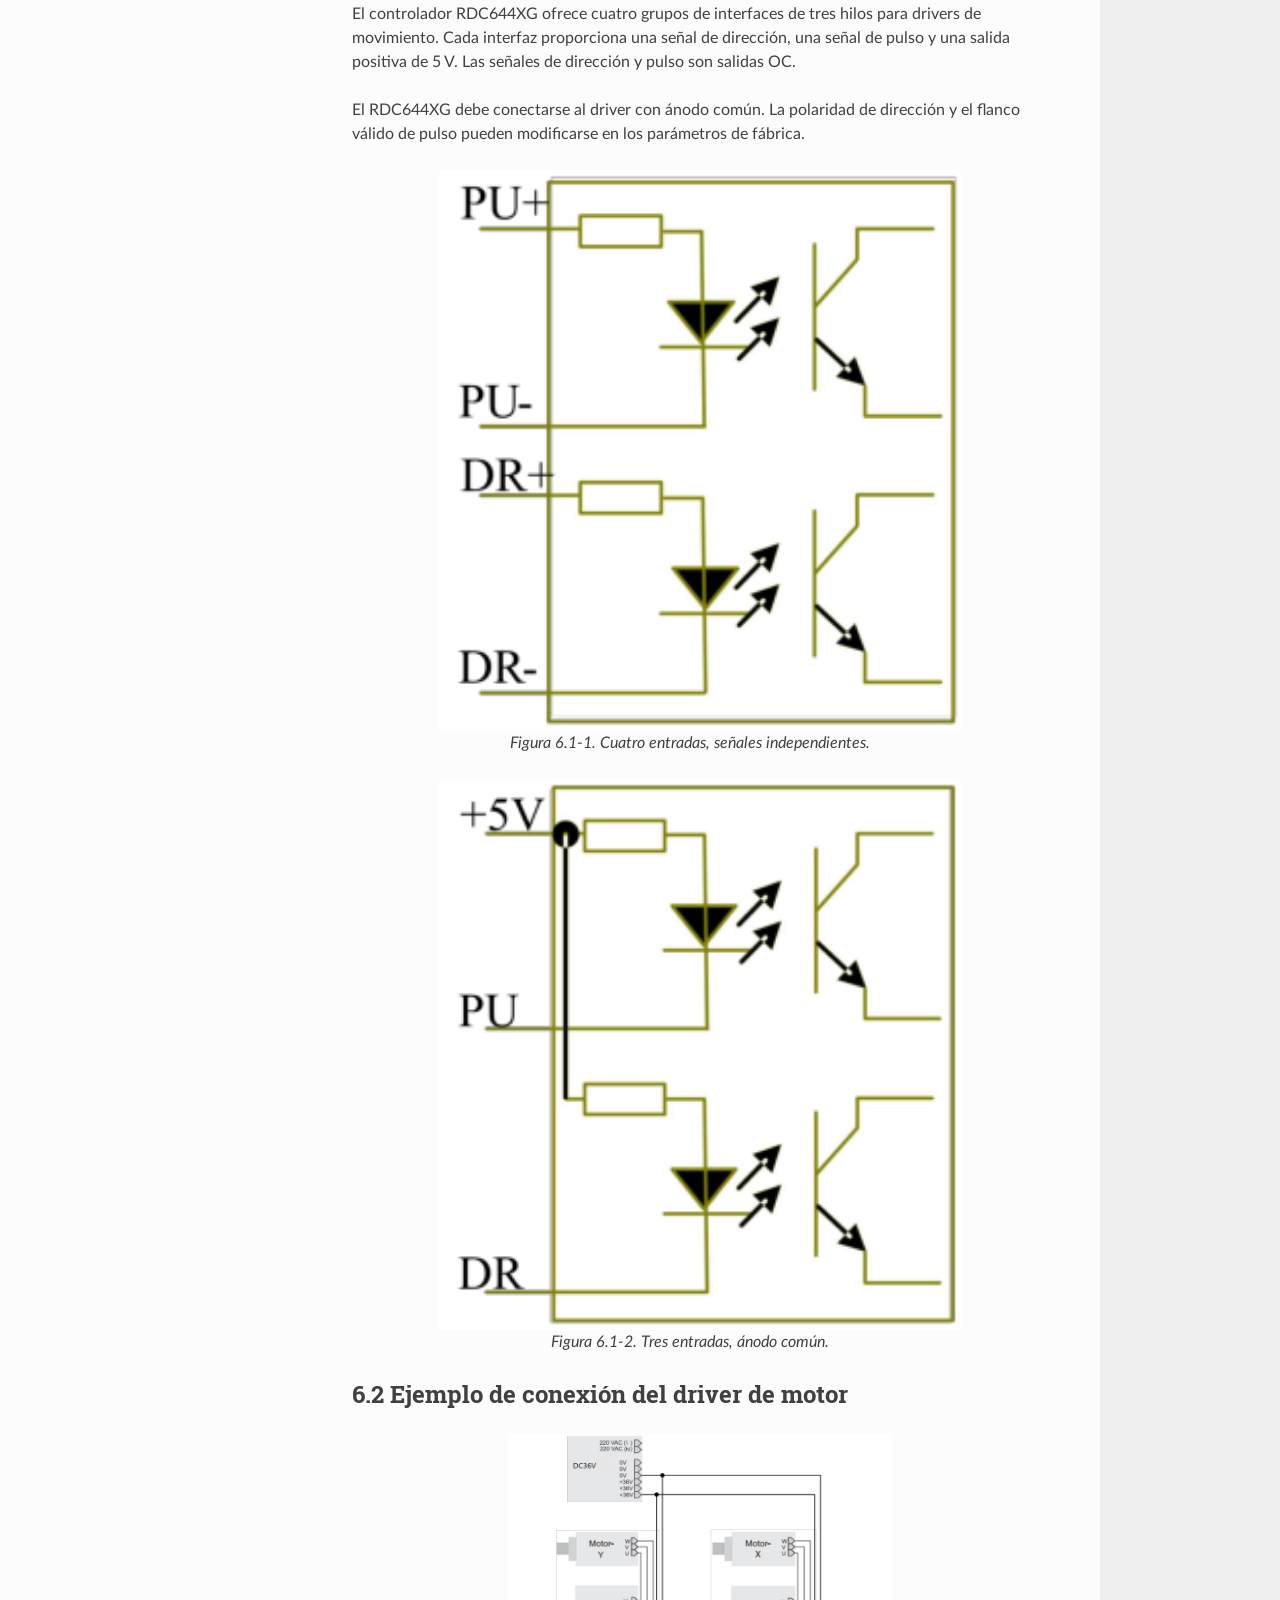
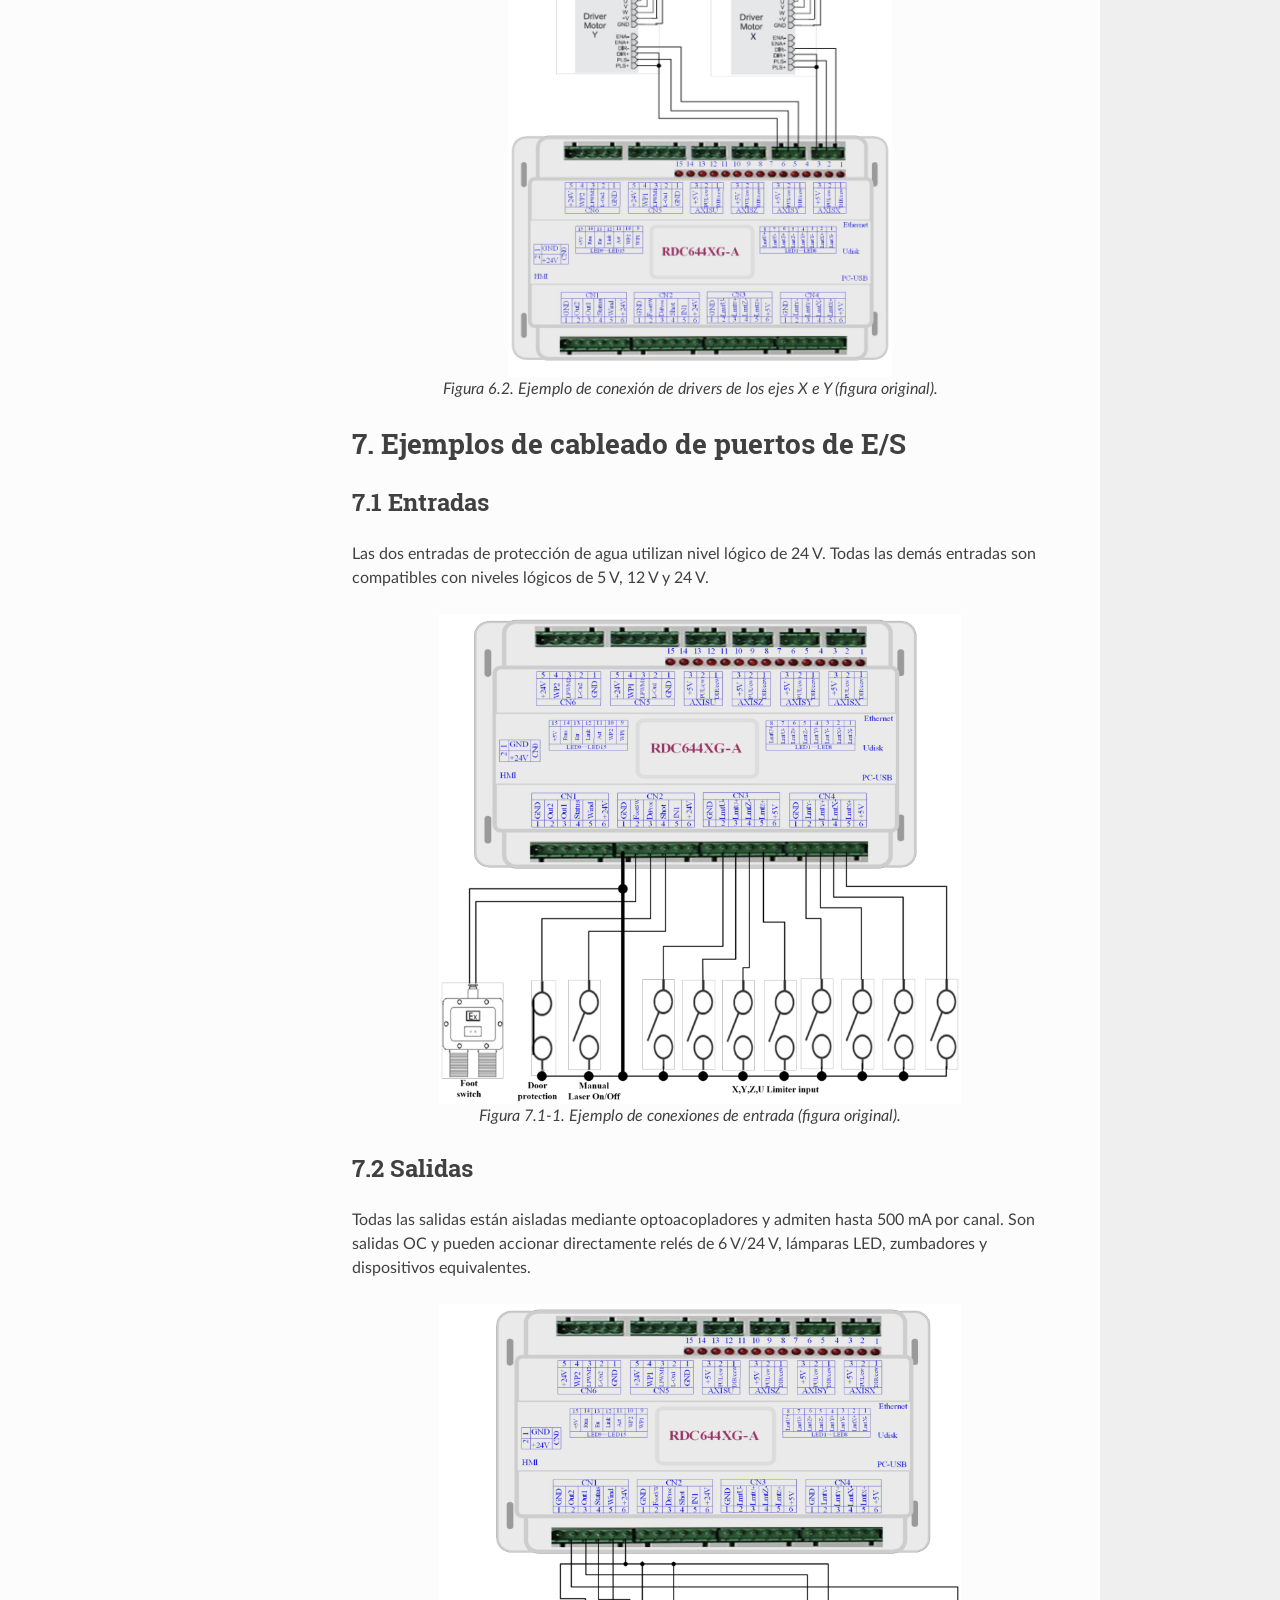
<file: documentos/tema_2/00_controlador.html>
<!DOCTYPE html>
<html class="writer-html5" lang="es" data-content_root="../../">
<head>
  <meta charset="utf-8" /><meta name="viewport" content="width=device-width, initial-scale=1" />

  <meta name="viewport" content="width=device-width, initial-scale=1.0" />
  <title>RuiDa RDC6445G &mdash; documentación de Cortadora y grabadora Láser R130100 - 1.1</title>
      <link rel="stylesheet" type="text/css" href="../../_static/pygments.css?v=b86133f3" />
      <link rel="stylesheet" type="text/css" href="../../_static/css/theme.css?v=9edc463e" />
      <link rel="stylesheet" type="text/css" href="../../_static/copybutton.css?v=76b2166b" />
      <link rel="stylesheet" type="text/css" href="../../_static/css/custom.css?v=23a32747" />

  
      <script src="../../_static/jquery.js?v=5d32c60e"></script>
      <script src="../../_static/_sphinx_javascript_frameworks_compat.js?v=2cd50e6c"></script>
      <script src="../../_static/documentation_options.js?v=ed4e2bf4"></script>
      <script src="../../_static/doctools.js?v=9bcbadda"></script>
      <script src="../../_static/sphinx_highlight.js?v=dc90522c"></script>
      <script src="../../_static/clipboard.min.js?v=a7894cd8"></script>
      <script src="../../_static/copybutton.js?v=f281be69"></script>
      <script src="../../_static/translations.js?v=f85f4cfb"></script>
    <script src="../../_static/js/theme.js"></script>
    <link rel="index" title="Índice" href="../../genindex.html" />
    <link rel="search" title="Búsqueda" href="../../search.html" />
    <link rel="next" title="Seguridad y recomendaciones de uso" href="../tema_3/0_seguridad_uso.html" />
    <link rel="prev" title="1. Instalación del equipo" href="../tema_1/0_puesta_en_marcha.html" /> 
</head>

<body class="wy-body-for-nav"> 
  <div class="wy-grid-for-nav">
    <nav data-toggle="wy-nav-shift" class="wy-nav-side">
      <div class="wy-side-scroll">
        <div class="wy-side-nav-search" >

          
          
          <a href="../../index.html" class="icon icon-home">
            Cortadora y grabadora Láser R130100
          </a>
<div role="search">
  <form id="rtd-search-form" class="wy-form" action="../../search.html" method="get">
    <input type="text" name="q" placeholder="Buscar documentos" aria-label="Buscar documentos" />
    <input type="hidden" name="check_keywords" value="yes" />
    <input type="hidden" name="area" value="default" />
  </form>
</div>
        </div><div class="wy-menu wy-menu-vertical" data-spy="affix" role="navigation" aria-label="Navigation menu">
              <p class="caption" role="heading"><span class="caption-text">Manual Técnico</span></p>
<ul>
<li class="toctree-l1"><a class="reference internal" href="../tema_0/0_introduccion.html">Máquina de láser R130100</a></li>
<li class="toctree-l1"><a class="reference internal" href="../tema_0/0_introduccion.html#bomba-de-agua-xyh-075">4.1 Bomba de agua XYH-075</a></li>
<li class="toctree-l1"><a class="reference internal" href="../tema_0/0_introduccion.html#compresor-de-aire-aco-004">4.2 Compresor de aire ACO-004</a></li>
<li class="toctree-l1"><a class="reference internal" href="../tema_0/0_introduccion.html#ventilador-extractor-czr-ly80">4.3 Ventilador extractor CZR-LY80</a></li>
<li class="toctree-l1"><a class="reference internal" href="../tema_0/01_descripcion_componentes.html">Descripción de componentes y sistema óptico</a></li>
<li class="toctree-l1"><a class="reference internal" href="../tema_0/02_seguridad.html">INFORMACIÓN DE SEGURIDAD</a></li>
<li class="toctree-l1"><a class="reference internal" href="../tema_0/04_operacion.html">OPERACIÓN</a></li>
<li class="toctree-l1"><a class="reference internal" href="../tema_0/05_mantenimiento.html">MANTENIMIENTO</a></li>
</ul>
<p class="caption" role="heading"><span class="caption-text">Puesta en Marcha</span></p>
<ul>
<li class="toctree-l1"><a class="reference internal" href="../tema_1/0_puesta_en_marcha.html">1. Instalación del equipo</a></li>
<li class="toctree-l1"><a class="reference internal" href="../tema_1/0_puesta_en_marcha.html#conexiones">2. Conexiones</a></li>
<li class="toctree-l1"><a class="reference internal" href="../tema_1/0_puesta_en_marcha.html#ajuste-del-enfoque">3. Ajuste del enfoque</a></li>
<li class="toctree-l1"><a class="reference internal" href="../tema_1/0_puesta_en_marcha.html#mantenimiento-del-equipo">Mantenimiento del equipo</a></li>
<li class="toctree-l1"><a class="reference internal" href="../tema_1/0_puesta_en_marcha.html#solucion-de-problemas">4. Solución de problemas</a></li>
</ul>
<p class="caption" role="heading"><span class="caption-text">Controlador Ruida</span></p>
<ul class="current">
<li class="toctree-l1 current"><a class="current reference internal" href="#">RuiDa RDC6445G</a><ul>
<li class="toctree-l2"><a class="reference internal" href="#declaracion-de-derechos-de-autor">Declaración de derechos de autor</a></li>
</ul>
</li>
<li class="toctree-l1"><a class="reference internal" href="#descripcion-general">1. Descripción general</a><ul>
<li class="toctree-l2"><a class="reference internal" href="#presentacion">1.1 Presentación</a></li>
<li class="toctree-l2"><a class="reference internal" href="#descripcion-del-modelo-del-controlador">1.2 Descripción del modelo del controlador</a></li>
<li class="toctree-l2"><a class="reference internal" href="#comparacion-de-prestaciones-de-controladores">1.3 Comparación de prestaciones de controladores</a></li>
</ul>
</li>
<li class="toctree-l1"><a class="reference internal" href="#dimensiones-de-instalacion">2. Dimensiones de instalación</a><ul>
<li class="toctree-l2"><a class="reference internal" href="#dimensiones-de-instalacion-de-la-placa-principal">2.1 Dimensiones de instalación de la placa principal</a></li>
<li class="toctree-l2"><a class="reference internal" href="#dimensiones-del-panel">2.2 Dimensiones del panel</a></li>
</ul>
</li>
<li class="toctree-l1"><a class="reference internal" href="#imagenes-del-equipo-e-interfaces">3. Imágenes del equipo e interfaces</a><ul>
<li class="toctree-l2"><a class="reference internal" href="#imagen-de-la-placa-principal">3.1 Imagen de la placa principal</a></li>
<li class="toctree-l2"><a class="reference internal" href="#imagen-del-panel">3.2 Imagen del panel</a></li>
<li class="toctree-l2"><a class="reference internal" href="#conexion-electrica">3.3 Conexión eléctrica</a></li>
<li class="toctree-l2"><a class="reference internal" href="#indicadores-led">3.4 Indicadores LED</a></li>
</ul>
</li>
<li class="toctree-l1"><a class="reference internal" href="#descripcion-de-las-senales-de-interfaz-de-la-placa-principal">4. Descripción de las señales de interfaz de la placa principal</a><ul>
<li class="toctree-l2"><a class="reference internal" href="#interfaz-de-alimentacion-principal-cn0">4.1 Interfaz de alimentación principal CN0</a></li>
<li class="toctree-l2"><a class="reference internal" href="#interfaz-hmi-del-cable-de-senal-del-panel">4.2 Interfaz HMI del cable de señal del panel</a></li>
<li class="toctree-l2"><a class="reference internal" href="#interfaz-udisk">4.3 Interfaz UDisk</a></li>
<li class="toctree-l2"><a class="reference internal" href="#interfaz-pc-usb">4.4 Interfaz PC-USB</a></li>
<li class="toctree-l2"><a class="reference internal" href="#interfaz-ethernet">4.5 Interfaz Ethernet</a></li>
<li class="toctree-l2"><a class="reference internal" href="#puerto-de-salida-general-cn1">4.6 Puerto de salida general CN1</a></li>
<li class="toctree-l2"><a class="reference internal" href="#puerto-de-entrada-general-cn2">4.7 Puerto de entrada general CN2</a></li>
<li class="toctree-l2"><a class="reference internal" href="#interfaz-de-entrada-de-limites-de-cuatro-ejes-cn3-cn4">4.8 Interfaz de entrada de límites de cuatro ejes CN3/CN4</a></li>
<li class="toctree-l2"><a class="reference internal" href="#interfaz-de-drivers-de-motor-x-y-z-u-axis-x-a-axis-u">4.9 Interfaz de drivers de motor X/Y/Z/U: AXIS_X a AXIS_U</a></li>
<li class="toctree-l2"><a class="reference internal" href="#interfaz-de-control-de-potencia-laser-cn5-cn6">4.10 Interfaz de control de potencia láser CN5/CN6</a></li>
</ul>
</li>
<li class="toctree-l1"><a class="reference internal" href="#ejemplos-de-interfaz-de-potencia-laser">5. Ejemplos de interfaz de potencia láser</a><ul>
<li class="toctree-l2"><a class="reference internal" href="#descripcion">5.1 Descripción</a></li>
<li class="toctree-l2"><a class="reference internal" href="#ejemplo-con-tubo-laser-de-vidrio">5.2 Ejemplo con tubo láser de vidrio</a></li>
<li class="toctree-l2"><a class="reference internal" href="#ejemplo-con-laser-rf">5.3 Ejemplo con láser RF</a></li>
</ul>
</li>
<li class="toctree-l1"><a class="reference internal" href="#ejemplos-de-interfaz-de-driver-para-motor-paso-a-paso-servo">6. Ejemplos de interfaz de driver para motor paso a paso/servo</a><ul>
<li class="toctree-l2"><a class="reference internal" href="#id1">6.1 Descripción</a></li>
<li class="toctree-l2"><a class="reference internal" href="#ejemplo-de-conexion-del-driver-de-motor">6.2 Ejemplo de conexión del driver de motor</a></li>
</ul>
</li>
<li class="toctree-l1"><a class="reference internal" href="#ejemplos-de-cableado-de-puertos-de-e-s">7. Ejemplos de cableado de puertos de E/S</a><ul>
<li class="toctree-l2"><a class="reference internal" href="#entradas">7.1 Entradas</a></li>
<li class="toctree-l2"><a class="reference internal" href="#salidas">7.2 Salidas</a></li>
</ul>
</li>
<li class="toctree-l1"><a class="reference internal" href="#instrucciones-de-operacion-del-panel">8. Instrucciones de operación del panel</a><ul>
<li class="toctree-l2"><a class="reference internal" href="#id2">8.1 Descripción</a><ul>
<li class="toctree-l3"><a class="reference internal" href="#vista-general">8.1.1 Vista general</a></li>
<li class="toctree-l3"><a class="reference internal" href="#descripcion-de-las-teclas">8.1.2 Descripción de las teclas</a></li>
</ul>
</li>
<li class="toctree-l2"><a class="reference internal" href="#interfaz-principal">8.2 Interfaz principal</a></li>
<li class="toctree-l2"><a class="reference internal" href="#ajuste-de-velocidad">8.2 Ajuste de velocidad</a></li>
<li class="toctree-l2"><a class="reference internal" href="#ajuste-de-potencia-maxima-minima">8.3 Ajuste de potencia máxima/mínima</a></li>
<li class="toctree-l2"><a class="reference internal" href="#configuracion-de-parametros-de-capa">8.4 Configuración de parámetros de capa</a></li>
<li class="toctree-l2"><a class="reference internal" href="#funcion-de-menu">8.5 Función de menú</a><ul>
<li class="toctree-l3"><a class="reference internal" href="#parametros-de-usuario">8.5.1 Parámetros de usuario</a></li>
<li class="toctree-l3"><a class="reference internal" href="#parametros-del-fabricante">8.5.2 Parámetros del fabricante</a></li>
<li class="toctree-l3"><a class="reference internal" href="#configuracion-de-origenes">8.5.3 Configuración de orígenes</a></li>
<li class="toctree-l3"><a class="reference internal" href="#copia-de-seguridad-de-parametros">8.5.4 Copia de seguridad de parámetros</a></li>
<li class="toctree-l3"><a class="reference internal" href="#restauracion-de-parametros">8.5.5 Restauración de parámetros</a></li>
</ul>
</li>
<li class="toctree-l2"><a class="reference internal" href="#ajustes-del-controlador">8.6 Ajustes del controlador</a><ul>
<li class="toctree-l3"><a class="reference internal" href="#idioma">8.6.1 Idioma</a></li>
<li class="toctree-l3"><a class="reference internal" href="#origen-de-pantalla">8.6.2 Origen de pantalla</a></li>
<li class="toctree-l3"><a class="reference internal" href="#panel-inalambrico">8.6.3 Panel inalámbrico</a></li>
<li class="toctree-l3"><a class="reference internal" href="#configuracion-ip">8.6.4 Configuración IP</a></li>
<li class="toctree-l3"><a class="reference internal" href="#informacion-del-sistema">8.6.5 Información del sistema</a></li>
</ul>
</li>
<li class="toctree-l2"><a class="reference internal" href="#funciones">8.7 Funciones</a><ul>
<li class="toctree-l3"><a class="reference internal" href="#reinicio-de-ejes">8.7.1 Reinicio de ejes</a></li>
<li class="toctree-l3"><a class="reference internal" href="#bloqueo-del-teclado">8.7.2 Bloqueo del teclado</a></li>
<li class="toctree-l3"><a class="reference internal" href="#configuracion-manual">8.7.3 Configuración manual</a></li>
<li class="toctree-l3"><a class="reference internal" href="#ajuste-del-laser">8.7.4 Ajuste del láser</a></li>
<li class="toctree-l3"><a class="reference internal" href="#diagnostico">8.7.5 Diagnóstico</a></li>
<li class="toctree-l3"><a class="reference internal" href="#informacion-de-la-fuente-laser">8.7.6 Información de la fuente láser</a></li>
</ul>
</li>
<li class="toctree-l2"><a class="reference internal" href="#gestion-de-archivos">8.8 Gestión de archivos</a><ul>
<li class="toctree-l3"><a class="reference internal" href="#archivos-de-memoria">8.8.1 Archivos de memoria</a></li>
<li class="toctree-l3"><a class="reference internal" href="#operaciones-de-memoria">8.8.2 Operaciones de memoria</a></li>
<li class="toctree-l3"><a class="reference internal" href="#formateo-de-memoria">8.8.3 Formateo de memoria</a></li>
<li class="toctree-l3"><a class="reference internal" href="#archivos-de-memoria-usb">8.8.4 Archivos de memoria USB</a></li>
</ul>
</li>
<li class="toctree-l2"><a class="reference internal" href="#ingreso-y-configuracion-de-contrasenas">8.9 Ingreso y configuración de contraseñas</a><ul>
<li class="toctree-l3"><a class="reference internal" href="#ingreso-de-contrasena">8.9.1 Ingreso de contraseña</a></li>
<li class="toctree-l3"><a class="reference internal" href="#configuracion-de-contrasena">8.9.2 Configuración de contraseña</a></li>
</ul>
</li>
<li class="toctree-l2"><a class="reference internal" href="#mensajes-y-alarmas">8.10 Mensajes y alarmas</a></li>
</ul>
</li>
<li class="toctree-l1"><a class="reference internal" href="#explicacion-de-parametros-de-fabricante-y-usuario">9. Explicación de parámetros de fabricante y usuario</a><ul>
<li class="toctree-l2"><a class="reference internal" href="#id3">9.1 Parámetros del fabricante</a><ul>
<li class="toctree-l3"><a class="reference internal" href="#parametros-del-motor">9.1.1 Parámetros del motor</a></li>
<li class="toctree-l3"><a class="reference internal" href="#parametros-de-las-teclas-de-movimiento">Parámetros de las teclas de movimiento</a></li>
<li class="toctree-l3"><a class="reference internal" href="#parametros-del-laser">9.1.2 Parámetros del láser</a></li>
<li class="toctree-l3"><a class="reference internal" href="#otros-parametros-del-fabricante">9.1.3 Otros parámetros del fabricante</a></li>
</ul>
</li>
<li class="toctree-l2"><a class="reference internal" href="#id4">9.2 Parámetros de usuario</a><ul>
<li class="toctree-l3"><a class="reference internal" href="#parametros-de-corte">9.2.1 Parámetros de corte</a></li>
<li class="toctree-l3"><a class="reference internal" href="#parametros-de-escaneo">9.2.2 Parámetros de escaneo</a></li>
<li class="toctree-l3"><a class="reference internal" href="#parametros-de-alimentacion">9.2.3 Parámetros de alimentación</a></li>
<li class="toctree-l3"><a class="reference internal" href="#parametros-de-reinicio">9.2.4 Parámetros de reinicio</a></li>
<li class="toctree-l3"><a class="reference internal" href="#parametros-de-recorrido-de-contorno-go-scale">9.2.5 Parámetros de recorrido de contorno (Go Scale)</a></li>
<li class="toctree-l3"><a class="reference internal" href="#otros-parametros-de-usuario">9.2.6 Otros parámetros de usuario</a></li>
</ul>
</li>
</ul>
</li>
</ul>
<p class="caption" role="heading"><span class="caption-text">Seguridad y Ejemplos</span></p>
<ul>
<li class="toctree-l1"><a class="reference internal" href="../tema_3/0_seguridad_uso.html">Seguridad y recomendaciones de uso</a></li>
<li class="toctree-l1"><a class="reference internal" href="../tema_3/1_ejemplos.html">Ejemplos</a></li>
</ul>

        </div>
      </div>
    </nav>

    <section data-toggle="wy-nav-shift" class="wy-nav-content-wrap"><nav class="wy-nav-top" aria-label="Mobile navigation menu" >
          <i data-toggle="wy-nav-top" class="fa fa-bars"></i>
          <a href="../../index.html">Cortadora y grabadora Láser R130100</a>
      </nav>

      <div class="wy-nav-content">
        <div class="rst-content">
          <div role="navigation" aria-label="Page navigation">
  <ul class="wy-breadcrumbs">
      <li><a href="../../index.html" class="icon icon-home" aria-label="Home"></a></li>
      <li class="breadcrumb-item active">RuiDa RDC6445G</li>
      <li class="wy-breadcrumbs-aside">
      </li>
  </ul>
  <hr/>
</div>
          <div role="main" class="document" itemscope="itemscope" itemtype="http://schema.org/Article">
           <div itemprop="articleBody">
             
  <section id="ruida-rdc6445g">
<h1>RuiDa RDC6445G<a class="headerlink" href="#ruida-rdc6445g" title="Link to this heading"></a></h1>
<section id="declaracion-de-derechos-de-autor">
<h2>Declaración de derechos de autor<a class="headerlink" href="#declaracion-de-derechos-de-autor" title="Link to this heading"></a></h2>
<p>Shenzhen Reader Technology Co., Ltd. se reserva todos los derechos.</p>
<p>Shenzhen Reader Technology Co., Ltd. (en adelante, “RD Co., Ltd.”) posee los derechos de patente, derechos de autor y demás derechos de propiedad intelectual sobre este producto y su software relacionado. Sin autorización, ninguna persona puede copiar, fabricar, procesar ni utilizar este producto o sus componentes relacionados, directa o indirectamente.</p>
<p>RD Co., Ltd. se reserva el derecho de aumentar, reducir o modificar la forma y las funciones del producto descrito en este documento, así como de modificar cualquiera de los documentos adjuntos, sin previo aviso.</p>
<p>Los usuarios deben leer detenidamente este manual antes de utilizar el producto. RD Co., Ltd. no será responsable de pérdidas o daños directos, indirectos, especiales, incidentales o consecuentes derivados del uso incorrecto de este manual o del producto.</p>
<p>La máquina en funcionamiento puede ser peligrosa; por ello, los usuarios están obligados a diseñar e implementar mecanismos eficaces de gestión de errores y protección de seguridad. RD Co., Ltd. no asumirá responsabilidad por pérdidas incidentales o consecuentes derivadas de la ausencia o insuficiencia de dichos mecanismos.</p>
</section>
</section>
<section id="descripcion-general">
<h1>1. Descripción general<a class="headerlink" href="#descripcion-general" title="Link to this heading"></a></h1>
<section id="presentacion">
<h2>1.1 Presentación<a class="headerlink" href="#presentacion" title="Link to this heading"></a></h2>
<p>El sistema RDC6445G es una nueva generación de controladores para máquinas de grabado y corte láser desarrollada por RD Co., Ltd. Además de una elevada estabilidad de hardware, resistencia frente a alta tensión y electricidad estática, y una interfaz hombre-máquina TFT de 5 pulgadas, el sistema incorpora funciones de software avanzadas: control completo de movimiento de cuatro ejes, almacenamiento de archivos de gran capacidad, dos canales independientes y ajustables para el control digital de potencia láser, compatibilidad mejorada con dispositivos USB y múltiples entradas/salidas generales y especiales. El sistema puede comunicarse con un PC mediante USB 2.0 o Ethernet y detecta automáticamente el modo de comunicación.</p>
</section>
<section id="descripcion-del-modelo-del-controlador">
<h2>1.2 Descripción del modelo del controlador<a class="headerlink" href="#descripcion-del-modelo-del-controlador" title="Link to this heading"></a></h2>
<figure class="align-center" id="id5">
<a class="reference internal image-reference" href="../../_images/image1.png"><img alt="Figura 1.2-1. Descomposición de la nomenclatura del modelo RDC6445G (figura original)." src="../../_images/image1.png" style="width: 95%;" />
</a>
<figcaption>
<p><span class="caption-text">Figura 1.2-1. Descomposición de la nomenclatura del modelo RDC6445G (figura original).</span><a class="headerlink" href="#id5" title="Link to this image"></a></p>
</figcaption>
</figure>
<p>La nomenclatura del controlador identifica la familia de productos técnicos de RD, el control láser, la revisión de hardware, la subversión de hardware, la tarjeta de cuatro ejes, la pantalla TFT de 854×480 y la edición convencional.</p>
</section>
<section id="comparacion-de-prestaciones-de-controladores">
<h2>1.3 Comparación de prestaciones de controladores<a class="headerlink" href="#comparacion-de-prestaciones-de-controladores" title="Link to this heading"></a></h2>
<table class="fit-table docutils align-default">
<colgroup>
<col style="width: 24.0%" />
<col style="width: 19.0%" />
<col style="width: 19.0%" />
<col style="width: 19.0%" />
<col style="width: 19.0%" />
</colgroup>
<thead>
<tr class="row-odd"><th class="head"><p>Característica</p></th>
<th class="head"><p>RDLC420</p></th>
<th class="head"><p>RDC6332G</p></th>
<th class="head"><p>RDC6342G</p></th>
<th class="head"><p>RDC644XG</p></th>
</tr>
</thead>
<tbody>
<tr class="row-even"><td><p>Alimentación</p></td>
<td><p>5 V y 24 V independientes</p></td>
<td><p>24 V; compatible con 36 V (no recomendado)</p></td>
<td><p>24 V; compatible con 36 V (no recomendado)</p></td>
<td><p>24 V; compatible con 36 V (no recomendado)</p></td>
</tr>
<tr class="row-odd"><td><p>Puertos láser</p></td>
<td><p>1 digital y 1 analógico</p></td>
<td><p>2 digitales + 2 analógicos, independientes</p></td>
<td><p>2 digitales + 2 analógicos, independientes</p></td>
<td><p>2 digitales, independientes y sin interferencia</p></td>
</tr>
<tr class="row-even"><td><p>Velocidad de copia USB</p></td>
<td><p>Normal</p></td>
<td><p>Rápida</p></td>
<td><p>Rápida</p></td>
<td><p>Muy rápida</p></td>
</tr>
<tr class="row-odd"><td><p>Compatibilidad USB</p></td>
<td><p>Dispositivos de pequeña capacidad</p></td>
<td><p>Capacidades diversas</p></td>
<td><p>Capacidades diversas</p></td>
<td><p>Capacidades diversas</p></td>
</tr>
<tr class="row-even"><td><p>Memoria</p></td>
<td><p>64 MB</p></td>
<td><p>256 MB</p></td>
<td><p>256 MB</p></td>
<td><p>128 MB</p></td>
</tr>
<tr class="row-odd"><td><p>Tolerancia a fallos de memoria</p></td>
<td><p>Normal</p></td>
<td><p>Detección de sectores defectuosos, formato y buena tolerancia</p></td>
<td><p>Detección de sectores defectuosos, formato y buena tolerancia</p></td>
<td><p>Detección de sectores defectuosos, formato y buena tolerancia</p></td>
</tr>
</tbody>
</table>
<table class="fit-table docutils align-default">
<colgroup>
<col style="width: 24.0%" />
<col style="width: 19.0%" />
<col style="width: 19.0%" />
<col style="width: 19.0%" />
<col style="width: 19.0%" />
</colgroup>
<thead>
<tr class="row-odd"><th class="head"><p>Función</p></th>
<th class="head"><p>RDLC420</p></th>
<th class="head"><p>RDC6332G</p></th>
<th class="head"><p>RDC6342G</p></th>
<th class="head"><p>RDC644XG</p></th>
</tr>
</thead>
<tbody>
<tr class="row-even"><td><p>Entradas generales</p></td>
<td><p>2</p></td>
<td><p>4 (2 generales + 2 especiales)</p></td>
<td><p>4 (2 generales + 2 especiales)</p></td>
<td><p>4 (2 generales + 2 especiales)</p></td>
</tr>
<tr class="row-odd"><td><p>Salidas generales</p></td>
<td><p>1 salida de baja corriente; requiere etapa adicional</p></td>
<td><p>4 salidas de 500 mA, OC, sin protección de corriente inversa</p></td>
<td><p>4 salidas de 500 mA, OC, sin protección de corriente inversa</p></td>
<td><p>4 salidas de 500 mA, OC, con protección de corriente inversa</p></td>
</tr>
<tr class="row-even"><td><p>Reanudación tras corte de energía</p></td>
<td><p>Sí</p></td>
<td><p>Sí</p></td>
<td><p>Sí</p></td>
<td><p>Sí</p></td>
</tr>
<tr class="row-odd"><td><p>Múltiples orígenes</p></td>
<td><p>No</p></td>
<td><p>Sí</p></td>
<td><p>Sí</p></td>
<td><p>Sí</p></td>
</tr>
<tr class="row-even"><td><p>Respaldo de parámetros</p></td>
<td><p>No</p></td>
<td><p>Sí</p></td>
<td><p>Sí</p></td>
<td><p>Sí</p></td>
</tr>
<tr class="row-odd"><td><p>Vista previa del tiempo de trabajo</p></td>
<td><p>No</p></td>
<td><p>Sí, precisión de 1 ms</p></td>
<td><p>Sí, precisión de 1 ms</p></td>
<td><p>Sí, precisión de 1 ms</p></td>
</tr>
<tr class="row-even"><td><p>Actualización en línea del programa de placa</p></td>
<td><p>No</p></td>
<td><p>Sí</p></td>
<td><p>Sí</p></td>
<td><p>Sí</p></td>
</tr>
<tr class="row-odd"><td><p>Modificación en línea de potencia/velocidad</p></td>
<td><p>Sí</p></td>
<td><p>Sí</p></td>
<td><p>Sí</p></td>
<td><p>Sí</p></td>
</tr>
<tr class="row-even"><td><p>Modificación fuera de línea de capas</p></td>
<td><p>No</p></td>
<td><p>Sí</p></td>
<td><p>Sí</p></td>
<td><p>Sí</p></td>
</tr>
<tr class="row-odd"><td><p>Actualización en línea de pantalla de inicio</p></td>
<td><p>No</p></td>
<td><p>Sí</p></td>
<td><p>Sí</p></td>
<td><p>No</p></td>
</tr>
<tr class="row-even"><td><p>Vista previa dinámica/estática de archivo</p></td>
<td><p>No</p></td>
<td><p>Sí</p></td>
<td><p>Sí</p></td>
<td><p>Sí</p></td>
</tr>
<tr class="row-odd"><td><p>Barra de progreso de ejecución</p></td>
<td><p>No</p></td>
<td><p>No</p></td>
<td><p>No</p></td>
<td><p>Sí</p></td>
</tr>
<tr class="row-even"><td><p>Edición de parámetros fabricante/usuario desde panel</p></td>
<td><p>No</p></td>
<td><p>Sí</p></td>
<td><p>Sí</p></td>
<td><p>No</p></td>
</tr>
<tr class="row-odd"><td><p>Pantalla</p></td>
<td><p>128×64, matriz de puntos</p></td>
<td><p>TFT 320×240</p></td>
<td><p>TFT 320×240</p></td>
<td><p>TFT 320×480</p></td>
</tr>
<tr class="row-even"><td><p>Límite suave</p></td>
<td><p>Sí</p></td>
<td><p>Sí</p></td>
<td><p>Sí</p></td>
<td><p>Sí</p></td>
</tr>
</tbody>
</table>
<table class="fit-table docutils align-default">
<colgroup>
<col style="width: 24.0%" />
<col style="width: 19.0%" />
<col style="width: 19.0%" />
<col style="width: 19.0%" />
<col style="width: 19.0%" />
</colgroup>
<thead>
<tr class="row-odd"><th class="head"><p>Característica de movimiento</p></th>
<th class="head"><p>RDLC420</p></th>
<th class="head"><p>RDC6332G</p></th>
<th class="head"><p>RDC6342G</p></th>
<th class="head"><p>RDC644XG</p></th>
</tr>
</thead>
<tbody>
<tr class="row-even"><td><p>Límite físico</p></td>
<td><p>No</p></td>
<td><p>Sí</p></td>
<td><p>Sí</p></td>
<td><p>Sí</p></td>
</tr>
<tr class="row-odd"><td><p>Enlace del eje Z</p></td>
<td><p>No</p></td>
<td><p>Sí</p></td>
<td><p>Sí</p></td>
<td><p>Sí</p></td>
</tr>
<tr class="row-even"><td><p>Alimentación</p></td>
<td><p>Unidireccional</p></td>
<td><p>Uni/bidireccional seleccionable</p></td>
<td><p>Uni/bidireccional seleccionable</p></td>
<td><p>Uni/bidireccional seleccionable</p></td>
</tr>
<tr class="row-odd"><td><p>Restablecimiento al encender</p></td>
<td><p>Fijo</p></td>
<td><p>Configurable por eje</p></td>
<td><p>Configurable por eje</p></td>
<td><p>Configurable por eje</p></td>
</tr>
<tr class="row-even"><td><p>Velocidad por teclas</p></td>
<td><p>Fija</p></td>
<td><p>Configurable</p></td>
<td><p>Configurable</p></td>
<td><p>Configurable</p></td>
</tr>
<tr class="row-odd"><td><p>Número de ejes</p></td>
<td><p>4</p></td>
<td><p>3 (Z configurable como eje plano o alimentación)</p></td>
<td><p>3 (Z configurable como eje plano o alimentación)</p></td>
<td><p>4</p></td>
</tr>
<tr class="row-even"><td><p>Cifrado</p></td>
<td><p>Basado en hora del PC</p></td>
<td><p>RTC + batería para cifrado de hardware</p></td>
<td><p>RTC + batería para cifrado de hardware</p></td>
<td><p>Sin RTC; cifrado integrado</p></td>
</tr>
<tr class="row-odd"><td><p>Comunicación</p></td>
<td><p>USB 2.0</p></td>
<td><p>Ethernet 10/100 MHz o USB 2.0</p></td>
<td><p>Ethernet 10/100 MHz o USB 2.0</p></td>
<td><p>Ethernet 10/100 MHz o USB 2.0; detección automática</p></td>
</tr>
</tbody>
</table>
</section>
</section>
<section id="dimensiones-de-instalacion">
<h1>2. Dimensiones de instalación<a class="headerlink" href="#dimensiones-de-instalacion" title="Link to this heading"></a></h1>
<section id="dimensiones-de-instalacion-de-la-placa-principal">
<h2>2.1 Dimensiones de instalación de la placa principal<a class="headerlink" href="#dimensiones-de-instalacion-de-la-placa-principal" title="Link to this heading"></a></h2>
<p>Todas las dimensiones se expresan en milímetros (mm) y tienen una precisión de 0,1 mm. Los cuatro orificios de montaje son simétricos.</p>
<figure class="align-center" id="id6">
<a class="reference internal image-reference" href="../../_images/image2.png"><img alt="Figura 2.1-1. Dimensiones de instalación de la placa principal (figura original)." src="../../_images/image2.png" style="width: 88%;" />
</a>
<figcaption>
<p><span class="caption-text">Figura 2.1-1. Dimensiones de instalación de la placa principal (figura original).</span><a class="headerlink" href="#id6" title="Link to this image"></a></p>
</figcaption>
</figure>
</section>
<section id="dimensiones-del-panel">
<h2>2.2 Dimensiones del panel<a class="headerlink" href="#dimensiones-del-panel" title="Link to this heading"></a></h2>
<p>Todas las dimensiones se expresan en milímetros (mm) y tienen una precisión de 0,1 mm.</p>
<figure class="align-center" id="id7">
<a class="reference internal image-reference" href="../../_images/image3.png"><img alt="Figura 2.2-1. Dimensiones del panel (figura original)." src="../../_images/image3.png" style="width: 88%;" />
</a>
<figcaption>
<p><span class="caption-text">Figura 2.2-1. Dimensiones del panel (figura original).</span><a class="headerlink" href="#id7" title="Link to this image"></a></p>
</figcaption>
</figure>
</section>
</section>
<section id="imagenes-del-equipo-e-interfaces">
<h1>3. Imágenes del equipo e interfaces<a class="headerlink" href="#imagenes-del-equipo-e-interfaces" title="Link to this heading"></a></h1>
<section id="imagen-de-la-placa-principal">
<h2>3.1 Imagen de la placa principal<a class="headerlink" href="#imagen-de-la-placa-principal" title="Link to this heading"></a></h2>
<p>Para una descripción detallada de los pines, consulte el capítulo 4, “Descripción de las señales de interfaz de la placa principal”.</p>
<figure class="align-center" id="id8">
<a class="reference internal image-reference" href="../../_images/image4.png"><img alt="Figura 3.1-1. Placa principal RDC644XG (figura original)." src="../../_images/image4.png" style="width: 88%;" />
</a>
<figcaption>
<p><span class="caption-text">Figura 3.1-1. Placa principal RDC644XG (figura original).</span><a class="headerlink" href="#id8" title="Link to this image"></a></p>
</figcaption>
</figure>
</section>
<section id="imagen-del-panel">
<h2>3.2 Imagen del panel<a class="headerlink" href="#imagen-del-panel" title="Link to this heading"></a></h2>
<figure class="align-center" id="id9">
<a class="reference internal image-reference" href="../../_images/image5.png"><img alt="Figura 3.2-1. Panel de control (figura original)." src="../../_images/image5.png" style="width: 88%;" />
</a>
<figcaption>
<p><span class="caption-text">Figura 3.2-1. Panel de control (figura original).</span><a class="headerlink" href="#id9" title="Link to this image"></a></p>
</figcaption>
</figure>
</section>
<section id="conexion-electrica">
<h2>3.3 Conexión eléctrica<a class="headerlink" href="#conexion-electrica" title="Link to this heading"></a></h2>
<figure class="align-center" id="id10">
<a class="reference internal image-reference" href="../../_images/image6.png"><img alt="Figura 3.3-1. Esquema general de conexión eléctrica (figura original)." src="../../_images/image6.png" style="width: 88%;" />
</a>
<figcaption>
<p><span class="caption-text">Figura 3.3-1. Esquema general de conexión eléctrica (figura original).</span><a class="headerlink" href="#id10" title="Link to this image"></a></p>
</figcaption>
</figure>
</section>
<section id="indicadores-led">
<h2>3.4 Indicadores LED<a class="headerlink" href="#indicadores-led" title="Link to this heading"></a></h2>
<p>El RDC6445G dispone de quince indicadores LED rojos:</p>
<table class="fit-table docutils align-default">
<colgroup>
<col style="width: 12.0%" />
<col style="width: 23.0%" />
<col style="width: 65.0%" />
</colgroup>
<thead>
<tr class="row-odd"><th class="head"><p>LED</p></th>
<th class="head"><p>Nombre</p></th>
<th class="head"><p>Significado</p></th>
</tr>
</thead>
<tbody>
<tr class="row-even"><td><p>LED1</p></td>
<td><p>LmtX-</p></td>
<td><p>Indicador de límite negativo del eje X</p></td>
</tr>
<tr class="row-odd"><td><p>LED2</p></td>
<td><p>LmtX+</p></td>
<td><p>Límite positivo del eje X</p></td>
</tr>
<tr class="row-even"><td><p>LED3</p></td>
<td><p>LmtY-</p></td>
<td><p>Límite negativo del eje Y</p></td>
</tr>
<tr class="row-odd"><td><p>LED4</p></td>
<td><p>LmtY+</p></td>
<td><p>Límite positivo del eje Y</p></td>
</tr>
<tr class="row-even"><td><p>LED5</p></td>
<td><p>LmtZ-</p></td>
<td><p>Límite negativo del eje Z</p></td>
</tr>
<tr class="row-odd"><td><p>LED6</p></td>
<td><p>LmtZ+</p></td>
<td><p>Límite positivo del eje Z</p></td>
</tr>
<tr class="row-even"><td><p>LED7</p></td>
<td><p>LmtU-</p></td>
<td><p>Límite negativo del eje U</p></td>
</tr>
<tr class="row-odd"><td><p>LED8</p></td>
<td><p>LmtU+</p></td>
<td><p>Límite positivo del eje U</p></td>
</tr>
<tr class="row-even"><td><p>LED9</p></td>
<td><p>Wp1</p></td>
<td><p>Protección de agua 1</p></td>
</tr>
<tr class="row-odd"><td><p>LED10</p></td>
<td><p>Wp2</p></td>
<td><p>Protección de agua 2</p></td>
</tr>
<tr class="row-even"><td><p>LED11</p></td>
<td><p>Act</p></td>
<td><p>Comunicación Ethernet</p></td>
</tr>
<tr class="row-odd"><td><p>LED12</p></td>
<td><p>Link</p></td>
<td><p>Enlace Ethernet</p></td>
</tr>
<tr class="row-even"><td><p>LED13</p></td>
<td><p>Err</p></td>
<td><p>Error de hardware del controlador</p></td>
</tr>
<tr class="row-odd"><td><p>LED14</p></td>
<td><p>Run</p></td>
<td><p>Estado normal de funcionamiento</p></td>
</tr>
<tr class="row-even"><td><p>LED15</p></td>
<td><p>+5V</p></td>
<td><p>Alimentación de +5 V</p></td>
</tr>
</tbody>
</table>
</section>
</section>
<section id="descripcion-de-las-senales-de-interfaz-de-la-placa-principal">
<h1>4. Descripción de las señales de interfaz de la placa principal<a class="headerlink" href="#descripcion-de-las-senales-de-interfaz-de-la-placa-principal" title="Link to this heading"></a></h1>
<section id="interfaz-de-alimentacion-principal-cn0">
<h2>4.1 Interfaz de alimentación principal CN0<a class="headerlink" href="#interfaz-de-alimentacion-principal-cn0" title="Link to this heading"></a></h2>
<table class="docutils align-default">
<colgroup>
<col style="width: 12.0%" />
<col style="width: 23.0%" />
<col style="width: 65.0%" />
</colgroup>
<thead>
<tr class="row-odd"><th class="head"><p>Pin</p></th>
<th class="head"><p>Símbolo</p></th>
<th class="head"><p>Definición</p></th>
</tr>
</thead>
<tbody>
<tr class="row-even"><td><p>1</p></td>
<td><p>GND</p></td>
<td><p>Masa de alimentación de 24 V (entrada)</p></td>
</tr>
<tr class="row-odd"><td><p>2</p></td>
<td><p>+24V</p></td>
<td><p>Positivo de alimentación de 24 V (entrada)</p></td>
</tr>
</tbody>
</table>
<div class="admonition caution">
<p class="admonition-title">Prudencia</p>
<p>Este sistema de control utiliza una única fuente de 24 V. Para disponer de margen suficiente, se recomienda una fuente de 24 V / 2 A. El sistema es compatible con alimentación de 36 V, por lo que la fuente de 36 V del driver de movimiento puede conectarse directamente a este puerto principal, aunque en general no se recomienda hacerlo.</p>
</div>
</section>
<section id="interfaz-hmi-del-cable-de-senal-del-panel">
<h2>4.2 Interfaz HMI del cable de señal del panel<a class="headerlink" href="#interfaz-hmi-del-cable-de-senal-del-panel" title="Link to this heading"></a></h2>
<p>El cable de señal del panel es un cable pin a pin y se suministra de fábrica con el controlador.</p>
</section>
<section id="interfaz-udisk">
<h2>4.3 Interfaz UDisk<a class="headerlink" href="#interfaz-udisk" title="Link to this heading"></a></h2>
<p>UDisk utiliza una interfaz USB tipo A (macho). El controlador accede a la memoria USB a través de esta interfaz.</p>
</section>
<section id="interfaz-pc-usb">
<h2>4.4 Interfaz PC-USB<a class="headerlink" href="#interfaz-pc-usb" title="Link to this heading"></a></h2>
<p>PC-USB utiliza una interfaz USB tipo B. El controlador puede comunicarse con el PC a través de este puerto.</p>
</section>
<section id="interfaz-ethernet">
<h2>4.5 Interfaz Ethernet<a class="headerlink" href="#interfaz-ethernet" title="Link to this heading"></a></h2>
<p>Mediante esta interfaz, la placa principal puede comunicarse con un PC mediante Ethernet 10/100 MHz.</p>
<div class="admonition caution">
<p class="admonition-title">Prudencia</p>
<p>Se recomienda utilizar un cable Ethernet directo pin a pin.</p>
</div>
</section>
<section id="puerto-de-salida-general-cn1">
<h2>4.6 Puerto de salida general CN1<a class="headerlink" href="#puerto-de-salida-general-cn1" title="Link to this heading"></a></h2>
<table class="fit-table docutils align-default">
<colgroup>
<col style="width: 12.0%" />
<col style="width: 23.0%" />
<col style="width: 65.0%" />
</colgroup>
<thead>
<tr class="row-odd"><th class="head"><p>Pin</p></th>
<th class="head"><p>Símbolo</p></th>
<th class="head"><p>Definición</p></th>
</tr>
</thead>
<tbody>
<tr class="row-even"><td><p>1</p></td>
<td><p>GND</p></td>
<td><p>Masa de alimentación (salida)</p></td>
</tr>
<tr class="row-odd"><td><p>2</p></td>
<td><p>Out2</p></td>
<td><p>Salida general; función reservada.</p></td>
</tr>
<tr class="row-even"><td><p>3</p></td>
<td><p>Out1</p></td>
<td><p>Salida general; función reservada.</p></td>
</tr>
<tr class="row-odd"><td><p>4</p></td>
<td><p>Status</p></td>
<td><p>Salida general de estado de funcionamiento. Si se conecta externamente a un relé, la bobina se activa durante el trabajo; no cambia durante una pausa. Al finalizar el trabajo o detenerlo manualmente, la bobina del relé se desactiva.</p></td>
</tr>
<tr class="row-even"><td><p>5</p></td>
<td><p>Wind</p></td>
<td><p>Salida general para el control del soplador. Cuando el control del soplador está habilitado, este puerto emite su señal de control; de lo contrario puede utilizarse para otras señales especiales. Si se emplea un relé externo, su bobina se activa con el soplador encendido y se desactiva al apagarlo. El estado del soplador puede configurarse por capa.</p></td>
</tr>
<tr class="row-odd"><td><p>6</p></td>
<td><p>+24V</p></td>
<td><p>Salida positiva de alimentación. Será 24 V si el controlador se alimenta con 24 V, o 36 V si se alimenta con 36 V.</p></td>
</tr>
</tbody>
</table>
<div class="admonition note">
<p class="admonition-title">Nota</p>
<p>Todas las salidas están aisladas mediante optoacopladores. Cada salida puede suministrar hasta 500 mA, es de colector abierto (OC) y puede accionar directamente un relé de 6 V o 24 V.</p>
</div>
</section>
<section id="puerto-de-entrada-general-cn2">
<h2>4.7 Puerto de entrada general CN2<a class="headerlink" href="#puerto-de-entrada-general-cn2" title="Link to this heading"></a></h2>
<table class="fit-table docutils align-default">
<colgroup>
<col style="width: 12.0%" />
<col style="width: 23.0%" />
<col style="width: 65.0%" />
</colgroup>
<thead>
<tr class="row-odd"><th class="head"><p>Pin</p></th>
<th class="head"><p>Símbolo</p></th>
<th class="head"><p>Definición</p></th>
</tr>
</thead>
<tbody>
<tr class="row-even"><td><p>1</p></td>
<td><p>GND</p></td>
<td><p>Masa de alimentación (salida)</p></td>
</tr>
<tr class="row-odd"><td><p>2</p></td>
<td><p>FootSW</p></td>
<td><p>Entrada para pedal. Al pisarlo se aplica un nivel bajo; al soltarlo la entrada queda abierta o recibe nivel alto. Si el pedal permanece presionado al menos 100 ms: con la máquina en reposo inicia el trabajo; durante el trabajo lo pausa; en pausa lo reanuda. Su función equivale a la tecla Inicio/Pausa. Si una segunda pulsación ocurre con menos de 100 ms de separación respecto a la primera, la placa la considera inválida.</p></td>
</tr>
<tr class="row-even"><td><p>3</p></td>
<td><p>DrProc</p></td>
<td><p>Entrada de protección. Se utiliza para condiciones especiales, por ejemplo protección por puerta abierta. Puede habilitarse o deshabilitarse. Si está habilitada, un nivel alto o una entrada abierta activa la protección, pausa el trabajo y desactiva el láser.</p></td>
</tr>
<tr class="row-odd"><td><p>4</p></td>
<td><p>Shot</p></td>
<td><p>Entrada manual de encendido/apagado del láser. Nivel bajo: láser activado; nivel alto o sin conexión: láser desactivado.</p></td>
</tr>
<tr class="row-even"><td><p>5</p></td>
<td><p>IN1</p></td>
<td><p>Entrada general; función reservada.</p></td>
</tr>
<tr class="row-odd"><td><p>6</p></td>
<td><p>+24V</p></td>
<td><p>Salida positiva de alimentación: 24 V con alimentación principal de 24 V o 36 V con alimentación principal de 36 V.</p></td>
</tr>
</tbody>
</table>
</section>
<section id="interfaz-de-entrada-de-limites-de-cuatro-ejes-cn3-cn4">
<h2>4.8 Interfaz de entrada de límites de cuatro ejes CN3/CN4<a class="headerlink" href="#interfaz-de-entrada-de-limites-de-cuatro-ejes-cn3-cn4" title="Link to this heading"></a></h2>
<p>Para X/Y se utiliza CN4:</p>
<table class="docutils align-default">
<colgroup>
<col style="width: 12.0%" />
<col style="width: 23.0%" />
<col style="width: 65.0%" />
</colgroup>
<thead>
<tr class="row-odd"><th class="head"><p>Pin</p></th>
<th class="head"><p>Símbolo</p></th>
<th class="head"><p>Definición</p></th>
</tr>
</thead>
<tbody>
<tr class="row-even"><td><p>1</p></td>
<td><p>GND</p></td>
<td><p>Masa (salida)</p></td>
</tr>
<tr class="row-odd"><td><p>2</p></td>
<td><p>LmtY-</p></td>
<td><p>Límite Y- / coordenada 0 del eje Y</p></td>
</tr>
<tr class="row-even"><td><p>3</p></td>
<td><p>LmtY+</p></td>
<td><p>Límite Y+ / coordenada máxima del eje Y</p></td>
</tr>
<tr class="row-odd"><td><p>4</p></td>
<td><p>LmtX-</p></td>
<td><p>Límite X- / coordenada 0 del eje X</p></td>
</tr>
<tr class="row-even"><td><p>5</p></td>
<td><p>LmtX+</p></td>
<td><p>Límite X+ / coordenada máxima del eje X</p></td>
</tr>
<tr class="row-odd"><td><p>6</p></td>
<td><p>Puxy</p></td>
<td><p>Salida positiva de 5 V</p></td>
</tr>
</tbody>
</table>
<p>La polaridad de los límites puede configurarse. Cuando un eje alcanza el límite, puede generar una señal de nivel bajo y encender el LED correspondiente; al abandonar la posición de límite, la señal pasa a nivel alto o se desconecta y el indicador se apaga. Una configuración incorrecta de la polaridad puede impedir la detección del límite durante el reinicio y provocar una colisión del eje.</p>
<p>Las definiciones de pines de las entradas de límite Z/U en CN3 son equivalentes a las de CN4. Todas las entradas de límite de los ejes X, Y, Z y U son compatibles con niveles lógicos de 5 V, 12 V y 24 V.</p>
</section>
<section id="interfaz-de-drivers-de-motor-x-y-z-u-axis-x-a-axis-u">
<h2>4.9 Interfaz de drivers de motor X/Y/Z/U: AXIS_X a AXIS_U<a class="headerlink" href="#interfaz-de-drivers-de-motor-x-y-z-u-axis-x-a-axis-u" title="Link to this heading"></a></h2>
<p>Las interfaces de los cuatro ejes de movimiento son iguales. Se toma AXIS_X como ejemplo:</p>
<table class="docutils align-default">
<colgroup>
<col style="width: 12.0%" />
<col style="width: 23.0%" />
<col style="width: 65.0%" />
</colgroup>
<thead>
<tr class="row-odd"><th class="head"><p>Pin</p></th>
<th class="head"><p>Símbolo</p></th>
<th class="head"><p>Definición</p></th>
</tr>
</thead>
<tbody>
<tr class="row-even"><td><p>1</p></td>
<td><p>DIR</p></td>
<td><p>Señal de dirección (salida OC)</p></td>
</tr>
<tr class="row-odd"><td><p>2</p></td>
<td><p>PUL</p></td>
<td><p>Señal de pulsos (salida OC)</p></td>
</tr>
<tr class="row-even"><td><p>3</p></td>
<td><p>+5V</p></td>
<td><p>Salida positiva de 5 V</p></td>
</tr>
</tbody>
</table>
<p>La polaridad de la señal de dirección puede configurarse. Si durante el reinicio un eje se desplaza en sentido contrario al origen de máquina, la polaridad de dirección de ese eje es incorrecta. En ese caso debe desconectarse temporalmente el enlace entre el eje y su driver para evitar una colisión por falta de detección del límite, corregir la polaridad y volver a reiniciar la placa.</p>
<p>La señal de pulsos puede configurarse para ser válida por flanco descendente o flanco ascendente. El valor predeterminado es flanco descendente.</p>
<div class="admonition note">
<p class="admonition-title">Nota</p>
<p>Las señales PUL y DIR son salidas de colector abierto (OC). El controlador y el driver del motor deben conectarse con ánodo común.</p>
</div>
</section>
<section id="interfaz-de-control-de-potencia-laser-cn5-cn6">
<h2>4.10 Interfaz de control de potencia láser CN5/CN6<a class="headerlink" href="#interfaz-de-control-de-potencia-laser-cn5-cn6" title="Link to this heading"></a></h2>
<p>El sistema dispone de dos interfaces digitales independientes y ajustables para el control de potencia láser. Ambas son similares; se toma CN5 como ejemplo:</p>
<table class="fit-table docutils align-default">
<colgroup>
<col style="width: 12.0%" />
<col style="width: 23.0%" />
<col style="width: 65.0%" />
</colgroup>
<thead>
<tr class="row-odd"><th class="head"><p>Pin</p></th>
<th class="head"><p>Símbolo</p></th>
<th class="head"><p>Definición</p></th>
</tr>
</thead>
<tbody>
<tr class="row-even"><td><p>1</p></td>
<td><p>GND</p></td>
<td><p>Masa de alimentación (salida)</p></td>
</tr>
<tr class="row-odd"><td><p>2</p></td>
<td><p>L-ON1</p></td>
<td><p>Habilitación del láser. Para láser RF normalmente no se utiliza. Para tubo de vidrio con habilitación activa a nivel bajo, se conecta a la entrada de habilitación de la fuente y controla el encendido/apagado del láser.</p></td>
</tr>
<tr class="row-even"><td><p>3</p></td>
<td><p>LPWM1</p></td>
<td><p>Control de potencia. Para láser RF se conecta a RF-PWM. Para tubo de vidrio se conecta a la entrada PWM de la fuente de potencia y controla la potencia del láser.</p></td>
</tr>
<tr class="row-odd"><td><p>4</p></td>
<td><p>WP1</p></td>
<td><p>Entrada de protección de agua de la fuente láser 1. Si la protección está habilitada, nivel bajo se considera normal; nivel alto provoca el cierre forzado del láser, pausa el trabajo y genera una alarma. Si está deshabilitada, la entrada no se supervisa. La entrada de protección de agua debe ser de nivel lógico 24 V.</p></td>
</tr>
<tr class="row-even"><td><p>5</p></td>
<td><p>L-AN1</p></td>
<td><p>Señal analógica de potencia láser. Si se utiliza tubo de vidrio, se recomienda este pin para controlar la potencia.</p></td>
</tr>
</tbody>
</table>
<div class="admonition note">
<p class="admonition-title">Nota</p>
<p>Seleccione correctamente el tipo de láser en los parámetros de fábrica.</p>
</div>
</section>
</section>
<section id="ejemplos-de-interfaz-de-potencia-laser">
<h1>5. Ejemplos de interfaz de potencia láser<a class="headerlink" href="#ejemplos-de-interfaz-de-potencia-laser" title="Link to this heading"></a></h1>
<section id="descripcion">
<h2>5.1 Descripción<a class="headerlink" href="#descripcion" title="Link to this heading"></a></h2>
<p>El sistema dispone de dos interfaces digitales independientes y ajustables para el control de potencia láser. Pueden emplearse tanto con fuentes para tubos láser de vidrio como con láseres RF. Es imprescindible seleccionar correctamente el tipo de láser en los parámetros de fábrica; de lo contrario, el control del láser será incorrecto.</p>
</section>
<section id="ejemplo-con-tubo-laser-de-vidrio">
<h2>5.2 Ejemplo con tubo láser de vidrio<a class="headerlink" href="#ejemplo-con-tubo-laser-de-vidrio" title="Link to this heading"></a></h2>
<figure class="align-center" id="id11">
<a class="reference internal image-reference" href="../../_images/image7.png"><img alt="Figura 5.2. Ejemplo de conexión de dos fuentes para tubos láser de vidrio (figura original)." src="../../_images/image7.png" style="width: 75%;" />
</a>
<figcaption>
<p><span class="caption-text">Figura 5.2. Ejemplo de conexión de dos fuentes para tubos láser de vidrio (figura original).</span><a class="headerlink" href="#id11" title="Link to this image"></a></p>
</figcaption>
</figure>
</section>
<section id="ejemplo-con-laser-rf">
<h2>5.3 Ejemplo con láser RF<a class="headerlink" href="#ejemplo-con-laser-rf" title="Link to this heading"></a></h2>
<figure class="align-center" id="id12">
<a class="reference internal image-reference" href="../../_images/image8.png"><img alt="Figura 5.3. Ejemplo de conexión para láseres RF (figura original)." src="../../_images/image8.png" style="width: 75%;" />
</a>
<figcaption>
<p><span class="caption-text">Figura 5.3. Ejemplo de conexión para láseres RF (figura original).</span><a class="headerlink" href="#id12" title="Link to this image"></a></p>
</figcaption>
</figure>
</section>
</section>
<section id="ejemplos-de-interfaz-de-driver-para-motor-paso-a-paso-servo">
<h1>6. Ejemplos de interfaz de driver para motor paso a paso/servo<a class="headerlink" href="#ejemplos-de-interfaz-de-driver-para-motor-paso-a-paso-servo" title="Link to this heading"></a></h1>
<section id="id1">
<h2>6.1 Descripción<a class="headerlink" href="#id1" title="Link to this heading"></a></h2>
<p>La entrada de señal del driver del motor paso a paso/servo utiliza aislamiento optoacoplado. Para las señales de impulsos, algunos drivers consideran válido el cambio del diodo del optoacoplador desde corte a conducción (por ejemplo, flanco descendente válido aplicado al terminal negativo del diodo), mientras que otros utilizan el cambio de conducción a corte (flanco ascendente válido).</p>
<p>La indicación de flanco ascendente o descendente válido debe interpretarse respecto a la señal de pulso aplicada al terminal negativo del diodo del optoacoplador.</p>
<p>Algunos drivers tienen entradas independientes y otros disponen internamente de ánodo común; por ello existen configuraciones con cuatro conductores externos y otras con tres (contando únicamente pulso y dirección).</p>
<p>El controlador RDC644XG ofrece cuatro grupos de interfaces de tres hilos para drivers de movimiento. Cada interfaz proporciona una señal de dirección, una señal de pulso y una salida positiva de 5 V. Las señales de dirección y pulso son salidas OC.</p>
<p>El RDC644XG debe conectarse al driver con ánodo común. La polaridad de dirección y el flanco válido de pulso pueden modificarse en los parámetros de fábrica.</p>
<figure class="align-center" id="id13">
<a class="reference internal image-reference" href="../../_images/image9.png"><img alt="Figura 6.1-1. Cuatro entradas, señales independientes." src="../../_images/image9.png" style="width: 75%;" />
</a>
<figcaption>
<p><span class="caption-text">Figura 6.1-1. Cuatro entradas, señales independientes.</span><a class="headerlink" href="#id13" title="Link to this image"></a></p>
</figcaption>
</figure>
<figure class="align-center" id="id14">
<a class="reference internal image-reference" href="../../_images/image10.png"><img alt="Figura 6.1-2. Tres entradas, ánodo común." src="../../_images/image10.png" style="width: 75%;" />
</a>
<figcaption>
<p><span class="caption-text">Figura 6.1-2. Tres entradas, ánodo común.</span><a class="headerlink" href="#id14" title="Link to this image"></a></p>
</figcaption>
</figure>
</section>
<section id="ejemplo-de-conexion-del-driver-de-motor">
<h2>6.2 Ejemplo de conexión del driver de motor<a class="headerlink" href="#ejemplo-de-conexion-del-driver-de-motor" title="Link to this heading"></a></h2>
<figure class="align-center" id="id15">
<a class="reference internal image-reference" href="../../_images/image11.png"><img alt="Figura 6.2. Ejemplo de conexión de drivers de los ejes X e Y (figura original)." src="../../_images/image11.png" style="width: 55%;" />
</a>
<figcaption>
<p><span class="caption-text">Figura 6.2. Ejemplo de conexión de drivers de los ejes X e Y (figura original).</span><a class="headerlink" href="#id15" title="Link to this image"></a></p>
</figcaption>
</figure>
</section>
</section>
<section id="ejemplos-de-cableado-de-puertos-de-e-s">
<h1>7. Ejemplos de cableado de puertos de E/S<a class="headerlink" href="#ejemplos-de-cableado-de-puertos-de-e-s" title="Link to this heading"></a></h1>
<section id="entradas">
<h2>7.1 Entradas<a class="headerlink" href="#entradas" title="Link to this heading"></a></h2>
<p>Las dos entradas de protección de agua utilizan nivel lógico de 24 V. Todas las demás entradas son compatibles con niveles lógicos de 5 V, 12 V y 24 V.</p>
<figure class="align-center" id="id16">
<a class="reference internal image-reference" href="../../_images/image12.png"><img alt="Figura 7.1-1. Ejemplo de conexiones de entrada (figura original)." src="../../_images/image12.png" style="width: 75%;" />
</a>
<figcaption>
<p><span class="caption-text">Figura 7.1-1. Ejemplo de conexiones de entrada (figura original).</span><a class="headerlink" href="#id16" title="Link to this image"></a></p>
</figcaption>
</figure>
</section>
<section id="salidas">
<h2>7.2 Salidas<a class="headerlink" href="#salidas" title="Link to this heading"></a></h2>
<p>Todas las salidas están aisladas mediante optoacopladores y admiten hasta 500 mA por canal. Son salidas OC y pueden accionar directamente relés de 6 V/24 V, lámparas LED, zumbadores y dispositivos equivalentes.</p>
<figure class="align-center" id="id17">
<a class="reference internal image-reference" href="../../_images/image13.png"><img alt="Figura 7.2-1. Ejemplo de conexiones de salida (figura original)." src="../../_images/image13.png" style="width: 75%;" />
</a>
<figcaption>
<p><span class="caption-text">Figura 7.2-1. Ejemplo de conexiones de salida (figura original).</span><a class="headerlink" href="#id17" title="Link to this image"></a></p>
</figcaption>
</figure>
</section>
</section>
<section id="instrucciones-de-operacion-del-panel">
<h1>8. Instrucciones de operación del panel<a class="headerlink" href="#instrucciones-de-operacion-del-panel" title="Link to this heading"></a></h1>
<section id="id2">
<h2>8.1 Descripción<a class="headerlink" href="#id2" title="Link to this heading"></a></h2>
<section id="vista-general">
<h3>8.1.1 Vista general<a class="headerlink" href="#vista-general" title="Link to this heading"></a></h3>
<p>El panel de control RDC6445G-HMI (en adelante, “panel”) es una interfaz hombre-máquina basada en una pantalla LCD TFT de 5,0 pulgadas. Ofrece una interfaz amigable, control fluido y una buena relación costo-prestaciones. Puede mostrar en tiempo real la trayectoria de movimiento del controlador, permitiendo visualizar de forma inmediata los gráficos en proceso. Además, admite gestión y vista previa de archivos, modificación de parámetros de usuario y fabricante, selección de idioma y otras funciones.</p>
<figure class="align-center" id="id18">
<a class="reference internal image-reference" href="../../_images/image14.png"><img alt="Figura 8.1.1-1. Panel RDC6445G-HMI (figura original)." src="../../_images/image14.png" style="width: 88%;" />
</a>
<figcaption>
<p><span class="caption-text">Figura 8.1.1-1. Panel RDC6445G-HMI (figura original).</span><a class="headerlink" href="#id18" title="Link to this image"></a></p>
</figcaption>
</figure>
<table class="docutils align-default">
<colgroup>
<col style="width: 36.0%" />
<col style="width: 64.0%" />
</colgroup>
<thead>
<tr class="row-odd"><th class="head"><p>Característica</p></th>
<th class="head"><p>Especificación</p></th>
</tr>
</thead>
<tbody>
<tr class="row-even"><td><p>Pantalla</p></td>
<td><p>TFT de 5,0 pulgadas</p></td>
</tr>
<tr class="row-odd"><td><p>Resolución</p></td>
<td><p>854 × 480</p></td>
</tr>
<tr class="row-even"><td><p>Color</p></td>
<td><p>64K colores</p></td>
</tr>
<tr class="row-odd"><td><p>Comunicación</p></td>
<td><p>Serie estándar RS232</p></td>
</tr>
</tbody>
</table>
</section>
<section id="descripcion-de-las-teclas">
<h3>8.1.2 Descripción de las teclas<a class="headerlink" href="#descripcion-de-las-teclas" title="Link to this heading"></a></h3>
<table class="fit-table docutils align-default">
<colgroup>
<col style="width: 36.0%" />
<col style="width: 64.0%" />
</colgroup>
<thead>
<tr class="row-odd"><th class="head"><p>Tecla</p></th>
<th class="head"><p>Función</p></th>
</tr>
</thead>
<tbody>
<tr class="row-even"><td><p>Reset</p></td>
<td><p>Reinicia todo el sistema.</p></td>
</tr>
<tr class="row-odd"><td><p>Start/Pause</p></td>
<td><p>Inicia o pausa el trabajo.</p></td>
</tr>
<tr class="row-even"><td><p>Pulse / Laser</p></td>
<td><p>Emite un pulso de láser o activa el láser según el modo configurado.</p></td>
</tr>
<tr class="row-odd"><td><p>Stop</p></td>
<td><p>Detiene el trabajo o el movimiento de los ejes.</p></td>
</tr>
<tr class="row-even"><td><p>Focus</p></td>
<td><p>Ejecuta la búsqueda automática de enfoque.</p></td>
</tr>
<tr class="row-odd"><td><p>Menu</p></td>
<td><p>Accede a parámetros de usuario, parámetros de fábrica, idioma y otras opciones.</p></td>
</tr>
<tr class="row-even"><td><p>Frame</p></td>
<td><p>Recorre el contorno del archivo actual.</p></td>
</tr>
<tr class="row-odd"><td><p>File</p></td>
<td><p>Gestiona archivos de memoria interna y memoria USB.</p></td>
</tr>
<tr class="row-even"><td><p>Origin</p></td>
<td><p>Establece el origen relativo.</p></td>
</tr>
<tr class="row-odd"><td><p>Power</p></td>
<td><p>Ajusta la potencia láser de la capa en ejecución o la potencia usada por la tecla Laser.</p></td>
</tr>
<tr class="row-even"><td><p>Shift</p></td>
<td><p>Conmuta funciones especiales.</p></td>
</tr>
<tr class="row-odd"><td><p>Speed</p></td>
<td><p>Ajusta la velocidad de la capa en ejecución o la velocidad de movimiento mediante teclas de dirección.</p></td>
</tr>
<tr class="row-even"><td><p>Esc</p></td>
<td><p>Detiene determinadas operaciones o sale de un menú.</p></td>
</tr>
<tr class="row-odd"><td><p>Enter</p></td>
<td><p>Confirma o valida los cambios.</p></td>
</tr>
<tr class="row-even"><td><p>Flechas</p></td>
<td><p>Mueven los ejes X e Y y permiten navegar por las opciones de menú.</p></td>
</tr>
<tr class="row-odd"><td><p>Z↑ / Z↓</p></td>
<td><p>Mueven el eje Z.</p></td>
</tr>
<tr class="row-even"><td><p>U+ / U-</p></td>
<td><p>Mueven el eje U.</p></td>
</tr>
<tr class="row-odd"><td><p>Jog/Continuous</p></td>
<td><p>Conmuta entre movimiento por pasos y movimiento continuo.</p></td>
</tr>
<tr class="row-even"><td><p>Punto decimal</p></td>
<td><p>Introduce el separador decimal.</p></td>
</tr>
<tr class="row-odd"><td><p>Retroceso</p></td>
<td><p>Borra el carácter anterior.</p></td>
</tr>
<tr class="row-even"><td><p>Teclas 0-9</p></td>
<td><p>Permiten introducir valores numéricos para los parámetros.</p></td>
</tr>
</tbody>
</table>
</section>
</section>
<section id="interfaz-principal">
<h2>8.2 Interfaz principal<a class="headerlink" href="#interfaz-principal" title="Link to this heading"></a></h2>
<p>Al encender el sistema se muestra la interfaz principal.</p>
<figure class="align-center" id="id19">
<a class="reference internal image-reference" href="../../_images/image15.png"><img alt="Figura 8.2. Interfaz principal del panel (figura original)." src="../../_images/image15.png" style="width: 95%;" />
</a>
<figcaption>
<p><span class="caption-text">Figura 8.2. Interfaz principal del panel (figura original).</span><a class="headerlink" href="#id19" title="Link to this image"></a></p>
</figcaption>
</figure>
<ul class="simple">
<li><p>Área de visualización gráfica: muestra la trayectoria completa del archivo y la trayectoria recorrida durante la ejecución.</p></li>
<li><p>Parámetros de ejecución: muestra número de archivo, velocidad, potencia máxima y otros datos del archivo en ejecución.</p></li>
<li><p>Coordenadas: muestra las coordenadas actuales de los ejes X, Y y Z.</p></li>
<li><p>Parámetros de capas: muestra información de las capas del archivo actual, como potencia máxima/mínima y velocidad. Con el sistema en reposo, al seleccionar una capa puede modificarse su configuración y guardarse.</p></li>
<li><p>Estado de ejecución: indica estados como Inactivo, Ejecutando, Pausa o Finalizado.</p></li>
<li><p>Barra de progreso: muestra el progreso del archivo actual.</p></li>
<li><p>Número de trabajos: acumula la cantidad de ejecuciones del archivo actual.</p></li>
<li><p>Dimensiones del archivo: muestra el tamaño del archivo actual.</p></li>
<li><p>Estado de red: indica el estado de la conexión Ethernet.</p></li>
<li><p>Estado de bloqueo de teclas: cuando el bloqueo está habilitado se muestra su icono; cualquier pulsación solicita la contraseña de desbloqueo.</p></li>
</ul>
<p>Cuando el equipo está inactivo o ha finalizado el trabajo, todas las teclas están disponibles y se puede seleccionar un archivo, modificar parámetros o previsualizar. Durante la ejecución o una pausa, algunas teclas quedan deshabilitadas.</p>
</section>
<section id="ajuste-de-velocidad">
<h2>8.2 Ajuste de velocidad<a class="headerlink" href="#ajuste-de-velocidad" title="Link to this heading"></a></h2>
<p>En la interfaz principal pulse &lt;Speed&gt;. Introduzca o modifique el valor con las teclas numéricas y Retroceso. Pulse &lt;Enter&gt; para guardar o &lt;Esc&gt; para cancelar y volver a la interfaz principal.</p>
<figure class="align-center" id="id20">
<a class="reference internal image-reference" href="../../_images/image16.png"><img alt="Figura 8.2. Pantalla de ajuste de velocidad (figura original)." src="../../_images/image16.png" style="width: 75%;" />
</a>
<figcaption>
<p><span class="caption-text">Figura 8.2. Pantalla de ajuste de velocidad (figura original).</span><a class="headerlink" href="#id20" title="Link to this image"></a></p>
</figcaption>
</figure>
</section>
<section id="ajuste-de-potencia-maxima-minima">
<h2>8.3 Ajuste de potencia máxima/mínima<a class="headerlink" href="#ajuste-de-potencia-maxima-minima" title="Link to this heading"></a></h2>
<p>En la interfaz principal pulse &lt;Power&gt;. El bloque de selección azul queda sobre el primer parámetro. Utilice las teclas numéricas y Retroceso para modificarlo, y las flechas para seleccionar otros parámetros. Pulse &lt;Enter&gt; para guardar los cambios o &lt;Esc&gt; para cancelarlos y volver a la interfaz principal.</p>
<figure class="align-center" id="id21">
<a class="reference internal image-reference" href="../../_images/image17.png"><img alt="Figura 8.3. Ajuste de potencia máxima/mínima (figura original)." src="../../_images/image17.png" style="width: 75%;" />
</a>
<figcaption>
<p><span class="caption-text">Figura 8.3. Ajuste de potencia máxima/mínima (figura original).</span><a class="headerlink" href="#id21" title="Link to this image"></a></p>
</figcaption>
</figure>
</section>
<section id="configuracion-de-parametros-de-capa">
<h2>8.4 Configuración de parámetros de capa<a class="headerlink" href="#configuracion-de-parametros-de-capa" title="Link to this heading"></a></h2>
<p>Después de seleccionar un archivo para previsualizarlo, si el área de parámetros contiene información de capas, pulse &lt;Enter&gt; para desplazar el cursor a la primera capa. Utilice las teclas Arriba/Abajo para seleccionar la capa deseada y pulse &lt;Enter&gt; para consultar sus parámetros.</p>
<p>Cuando el bloque azul se encuentre sobre el número de capa, pulse &lt;Enter&gt; para entrar en el modo de selección; use Arriba/Abajo para elegir otra capa y vuelva a pulsar &lt;Enter&gt; para salir de ese modo. A continuación, use Arriba/Abajo para moverse al parámetro que desea modificar y edítelo con las teclas numéricas y Retroceso. Para guardar, mueva el bloque a “Write parameters” y pulse &lt;Enter&gt;. Si no se ejecuta esta acción, los cambios no se guardan. Pulse &lt;Esc&gt; para regresar a la interfaz principal.</p>
<figure class="align-center" id="id22">
<a class="reference internal image-reference" href="../../_images/image18.png"><img alt="Figura 8.4-1. Información de capas." src="../../_images/image18.png" style="width: 88%;" />
</a>
<figcaption>
<p><span class="caption-text">Figura 8.4-1. Información de capas.</span><a class="headerlink" href="#id22" title="Link to this image"></a></p>
</figcaption>
</figure>
<figure class="align-center" id="id23">
<a class="reference internal image-reference" href="../../_images/image19.png"><img alt="Figura 8.4-2. Selección de capa." src="../../_images/image19.png" style="width: 88%;" />
</a>
<figcaption>
<p><span class="caption-text">Figura 8.4-2. Selección de capa.</span><a class="headerlink" href="#id23" title="Link to this image"></a></p>
</figcaption>
</figure>
<figure class="align-center" id="id24">
<a class="reference internal image-reference" href="../../_images/image20.png"><img alt="Figura 8.4-3. Parámetros de la capa seleccionada." src="../../_images/image20.png" style="width: 75%;" />
</a>
<figcaption>
<p><span class="caption-text">Figura 8.4-3. Parámetros de la capa seleccionada.</span><a class="headerlink" href="#id24" title="Link to this image"></a></p>
</figcaption>
</figure>
</section>
<section id="funcion-de-menu">
<h2>8.5 Función de menú<a class="headerlink" href="#funcion-de-menu" title="Link to this heading"></a></h2>
<p>Pulse &lt;Menu&gt; desde la interfaz principal para abrir el menú. Pulse &lt;Esc&gt; para regresar al menú anterior.</p>
<figure class="align-center" id="id25">
<a class="reference internal image-reference" href="../../_images/image21.png"><img alt="Figura 8.5. Menú principal de configuración (figura original)." src="../../_images/image21.png" style="width: 75%;" />
</a>
<figcaption>
<p><span class="caption-text">Figura 8.5. Menú principal de configuración (figura original).</span><a class="headerlink" href="#id25" title="Link to this image"></a></p>
</figcaption>
</figure>
<section id="parametros-de-usuario">
<h3>8.5.1 Parámetros de usuario<a class="headerlink" href="#parametros-de-usuario" title="Link to this heading"></a></h3>
<p>En el menú seleccione “User parameters” y pulse &lt;Enter&gt;. El panel leerá automáticamente los parámetros de la placa principal y mostrará el progreso en “Read Parameters”. Cuando finalice la lectura, utilice Arriba/Abajo para seleccionar una categoría, por ejemplo corte, alimentación o enfoque. El área derecha muestra los parámetros correspondientes. Si no desea modificarlos, pulse &lt;Esc&gt;.</p>
<p>Para modificar parámetros, pulse &lt;Enter&gt;; el bloque azul pasará al primer parámetro del área. Seleccione un parámetro con Arriba/Abajo. Para valores numéricos utilice las teclas numéricas. Para valores no numéricos, pulse &lt;Enter&gt; para entrar al modo de edición, cambie la opción con Arriba/Abajo y pulse &lt;Enter&gt; para salir. Después de modificar una página, seleccione “Write” y pulse &lt;Enter&gt; para guardar los valores en la placa. Para comprobarlos, seleccione “Read” y pulse &lt;Enter&gt;. Con Izquierda/Derecha se regresa a la selección de categorías.</p>
<figure class="align-center" id="id26">
<a class="reference internal image-reference" href="../../_images/image22.png"><img alt="Figura 8.5.1-1. Parámetros de usuario." src="../../_images/image22.png" style="width: 88%;" />
</a>
<figcaption>
<p><span class="caption-text">Figura 8.5.1-1. Parámetros de usuario.</span><a class="headerlink" href="#id26" title="Link to this image"></a></p>
</figcaption>
</figure>
<figure class="align-center" id="id27">
<a class="reference internal image-reference" href="../../_images/image23.png"><img alt="Figura 8.5.1-2. Edición de parámetros." src="../../_images/image23.png" style="width: 88%;" />
</a>
<figcaption>
<p><span class="caption-text">Figura 8.5.1-2. Edición de parámetros.</span><a class="headerlink" href="#id27" title="Link to this image"></a></p>
</figcaption>
</figure>
<figure class="align-center" id="id28">
<a class="reference internal image-reference" href="../../_images/image24.png"><img alt="Figura 8.5.1-3. Parámetros de corte." src="../../_images/image24.png" style="width: 88%;" />
</a>
<figcaption>
<p><span class="caption-text">Figura 8.5.1-3. Parámetros de corte.</span><a class="headerlink" href="#id28" title="Link to this image"></a></p>
</figcaption>
</figure>
<figure class="align-center" id="id29">
<a class="reference internal image-reference" href="../../_images/image25.png"><img alt="Figura 8.5.1-4. Parámetros de alimentación." src="../../_images/image25.png" style="width: 88%;" />
</a>
<figcaption>
<p><span class="caption-text">Figura 8.5.1-4. Parámetros de alimentación.</span><a class="headerlink" href="#id29" title="Link to this image"></a></p>
</figcaption>
</figure>
<figure class="align-center" id="id30">
<a class="reference internal image-reference" href="../../_images/image26.png"><img alt="Figuras 8.5.1-5 a 8.5.1-11. Pantallas adicionales de parámetros de usuario." src="../../_images/image26.png" style="width: 88%;" />
</a>
<figcaption>
<p><span class="caption-text">Figuras 8.5.1-5 a 8.5.1-11. Pantallas adicionales de parámetros de usuario.</span><a class="headerlink" href="#id30" title="Link to this image"></a></p>
</figcaption>
</figure>
<figure class="align-center" id="id31">
<a class="reference internal image-reference" href="../../_images/image27.png"><img alt="Figuras 8.5.1-5 a 8.5.1-11. Pantallas adicionales de parámetros de usuario." src="../../_images/image27.png" style="width: 88%;" />
</a>
<figcaption>
<p><span class="caption-text">Figuras 8.5.1-5 a 8.5.1-11. Pantallas adicionales de parámetros de usuario.</span><a class="headerlink" href="#id31" title="Link to this image"></a></p>
</figcaption>
</figure>
<figure class="align-center" id="id32">
<a class="reference internal image-reference" href="../../_images/image28.png"><img alt="Figuras 8.5.1-5 a 8.5.1-11. Pantallas adicionales de parámetros de usuario." src="../../_images/image28.png" style="width: 88%;" />
</a>
<figcaption>
<p><span class="caption-text">Figuras 8.5.1-5 a 8.5.1-11. Pantallas adicionales de parámetros de usuario.</span><a class="headerlink" href="#id32" title="Link to this image"></a></p>
</figcaption>
</figure>
<figure class="align-center" id="id33">
<a class="reference internal image-reference" href="../../_images/image29.png"><img alt="Figuras 8.5.1-5 a 8.5.1-11. Pantallas adicionales de parámetros de usuario." src="../../_images/image29.png" style="width: 88%;" />
</a>
<figcaption>
<p><span class="caption-text">Figuras 8.5.1-5 a 8.5.1-11. Pantallas adicionales de parámetros de usuario.</span><a class="headerlink" href="#id33" title="Link to this image"></a></p>
</figcaption>
</figure>
<figure class="align-center" id="id34">
<a class="reference internal image-reference" href="../../_images/image30.png"><img alt="Figuras 8.5.1-5 a 8.5.1-11. Pantallas adicionales de parámetros de usuario." src="../../_images/image30.png" style="width: 88%;" />
</a>
<figcaption>
<p><span class="caption-text">Figuras 8.5.1-5 a 8.5.1-11. Pantallas adicionales de parámetros de usuario.</span><a class="headerlink" href="#id34" title="Link to this image"></a></p>
</figcaption>
</figure>
<figure class="align-center" id="id35">
<a class="reference internal image-reference" href="../../_images/image31.png"><img alt="Figuras 8.5.1-5 a 8.5.1-11. Pantallas adicionales de parámetros de usuario." src="../../_images/image31.png" style="width: 88%;" />
</a>
<figcaption>
<p><span class="caption-text">Figuras 8.5.1-5 a 8.5.1-11. Pantallas adicionales de parámetros de usuario.</span><a class="headerlink" href="#id35" title="Link to this image"></a></p>
</figcaption>
</figure>
<figure class="align-center" id="id36">
<a class="reference internal image-reference" href="../../_images/image32.png"><img alt="Figuras 8.5.1-5 a 8.5.1-11. Pantallas adicionales de parámetros de usuario." src="../../_images/image32.png" style="width: 88%;" />
</a>
<figcaption>
<p><span class="caption-text">Figuras 8.5.1-5 a 8.5.1-11. Pantallas adicionales de parámetros de usuario.</span><a class="headerlink" href="#id36" title="Link to this image"></a></p>
</figcaption>
</figure>
</section>
<section id="parametros-del-fabricante">
<h3>8.5.2 Parámetros del fabricante<a class="headerlink" href="#parametros-del-fabricante" title="Link to this heading"></a></h3>
<p>En el menú seleccione “Vender parameters” y pulse &lt;Enter&gt;. Los parámetros de los ejes Y, Z y U tienen una estructura equivalente a los del eje X. La operación y el método de configuración de los parámetros de fábrica son los mismos que para los parámetros de usuario.</p>
<figure class="align-center" id="id37">
<a class="reference internal image-reference" href="../../_images/image33.png"><img alt="Figura 8.5.2-1. Parámetros de fabricante." src="../../_images/image33.png" style="width: 88%;" />
</a>
<figcaption>
<p><span class="caption-text">Figura 8.5.2-1. Parámetros de fabricante.</span><a class="headerlink" href="#id37" title="Link to this image"></a></p>
</figcaption>
</figure>
<figure class="align-center" id="id38">
<a class="reference internal image-reference" href="../../_images/image34.png"><img alt="Figura 8.5.2-2. Parámetros de eje." src="../../_images/image34.png" style="width: 88%;" />
</a>
<figcaption>
<p><span class="caption-text">Figura 8.5.2-2. Parámetros de eje.</span><a class="headerlink" href="#id38" title="Link to this image"></a></p>
</figcaption>
</figure>
<figure class="align-center" id="id39">
<a class="reference internal image-reference" href="../../_images/image35.png"><img alt="Figura 8.5.2-3. Parámetros láser." src="../../_images/image35.png" style="width: 88%;" />
</a>
<figcaption>
<p><span class="caption-text">Figura 8.5.2-3. Parámetros láser.</span><a class="headerlink" href="#id39" title="Link to this image"></a></p>
</figcaption>
</figure>
<figure class="align-center" id="id40">
<a class="reference internal image-reference" href="../../_images/image36.png"><img alt="Figura 8.5.2-4. Otros parámetros." src="../../_images/image36.png" style="width: 88%;" />
</a>
<figcaption>
<p><span class="caption-text">Figura 8.5.2-4. Otros parámetros.</span><a class="headerlink" href="#id40" title="Link to this image"></a></p>
</figcaption>
</figure>
</section>
<section id="configuracion-de-origenes">
<h3>8.5.3 Configuración de orígenes<a class="headerlink" href="#configuracion-de-origenes" title="Link to this heading"></a></h3>
<p>En el menú seleccione “Origin setting” y pulse &lt;Enter&gt;. El bloque azul selecciona inicialmente “Mult origin enable”. Pulse &lt;Enter&gt; para habilitar o deshabilitar esta función; cuando está habilitada, el cuadro pequeño de la derecha se muestra en rojo.</p>
<p>Para configurar el origen 1, seleccione “Origin 1 enable” y pulse &lt;Enter&gt; para habilitarlo. Pulse &lt;Shift&gt; y use las teclas de dirección para modificar las coordenadas X/Y. Pulse &lt;Origin&gt; para guardar las coordenadas actuales como origen 1 y finalmente pulse &lt;Shift&gt; para volver a la operación normal de la pantalla. Los demás orígenes se configuran del mismo modo.</p>
<p>Cuando el bloque de selección esté en “Start origin”, pulse &lt;Enter&gt; para editar, cambie el valor con Arriba/Abajo y vuelva a pulsar &lt;Enter&gt; para aplicar. Pulse &lt;Esc&gt; para regresar.</p>
<ul class="simple">
<li><p>Habilitar múltiples orígenes: “No” utiliza la lógica de un solo origen y permite establecerlo con la tecla &lt;Origin&gt;. “Sí” activa la lógica de múltiples orígenes y deshabilita la tecla &lt;Origin&gt; para esta función; cada origen se configura desde el menú.</p></li>
<li><p>Origin Enable 1/2/3/4: permite habilitar o deshabilitar cada uno de los cuatro orígenes de forma independiente.</p></li>
<li><p>Start Origin: valores 0 a 4. El origen 0 corresponde al origen establecido con la tecla &lt;Origin&gt; en modo de origen único. Los valores 1 a 4 corresponden a los orígenes de la lógica múltiple. El origen inicial puede seleccionarse entre 1 y 4, siempre que esté habilitado; no puede establecerse en 0 desde este parámetro.</p></li>
</ul>
<div class="admonition note">
<p class="admonition-title">Nota</p>
<p>Si se habilitan los cuatro orígenes y el origen siguiente es el 1, cuando se inicia un archivo de memoria o se carga un archivo desde el PC con la opción de usar el origen original como origen actual, cada trabajo utilizará un origen distinto siguiendo el orden 1→2→3→4→1→2…</p>
</div>
<figure class="align-center" id="id41">
<a class="reference internal image-reference" href="../../_images/image37.png"><img alt="Figura 8.5.3-1. Configuración de orígenes." src="../../_images/image37.png" style="width: 75%;" />
</a>
<figcaption>
<p><span class="caption-text">Figura 8.5.3-1. Configuración de orígenes.</span><a class="headerlink" href="#id41" title="Link to this image"></a></p>
</figcaption>
</figure>
<figure class="align-center" id="id42">
<a class="reference internal image-reference" href="../../_images/image38.png"><img alt="Figura 8.5.3-2. Proceso de ajuste del origen." src="../../_images/image38.png" style="width: 95%;" />
</a>
<figcaption>
<p><span class="caption-text">Figura 8.5.3-2. Proceso de ajuste del origen.</span><a class="headerlink" href="#id42" title="Link to this image"></a></p>
</figcaption>
</figure>
</section>
<section id="copia-de-seguridad-de-parametros">
<h3>8.5.4 Copia de seguridad de parámetros<a class="headerlink" href="#copia-de-seguridad-de-parametros" title="Link to this heading"></a></h3>
<p>Seleccione “Backup Factory Parameters” y pulse &lt;Enter&gt;. Aparecerá la interfaz de contraseña; el procedimiento se describe en la sección 8.9. Si la contraseña es correcta, el sistema realizará una copia de seguridad de todos los parámetros de usuario y de fábrica y mostrará un mensaje indicando que la copia se completó correctamente.</p>
<div class="admonition note">
<p class="admonition-title">Nota</p>
<p>Una vez que el fabricante ha ajustado correctamente todos los parámetros de la máquina, esta función permite guardar la configuración para poder recuperarla posteriormente si se modifican valores de forma incorrecta.</p>
</div>
</section>
<section id="restauracion-de-parametros">
<h3>8.5.5 Restauración de parámetros<a class="headerlink" href="#restauracion-de-parametros" title="Link to this heading"></a></h3>
<p>Seleccione “Restore Factory Parameters” y pulse &lt;Enter&gt;. Introduzca la contraseña según la sección 8.9. Si es correcta, el sistema restaurará los parámetros de usuario y de fábrica utilizando la copia almacenada previamente y mostrará el mensaje de recuperación correcta.</p>
</section>
</section>
<section id="ajustes-del-controlador">
<h2>8.6 Ajustes del controlador<a class="headerlink" href="#ajustes-del-controlador" title="Link to this heading"></a></h2>
<p>Seleccione “Controller Settings” en el menú y pulse &lt;Enter&gt;. Pulse &lt;Esc&gt; para volver al menú anterior.</p>
<figure class="align-center" id="id43">
<a class="reference internal image-reference" href="../../_images/image39.png"><img alt="Figura 8.6. Ajustes del controlador (figura original)." src="../../_images/image39.png" style="width: 75%;" />
</a>
<figcaption>
<p><span class="caption-text">Figura 8.6. Ajustes del controlador (figura original).</span><a class="headerlink" href="#id43" title="Link to this image"></a></p>
</figcaption>
</figure>
<section id="idioma">
<h3>8.6.1 Idioma<a class="headerlink" href="#idioma" title="Link to this heading"></a></h3>
<p>Seleccione “Language” y pulse &lt;Enter&gt;. Utilice las teclas de dirección para seleccionar un idioma y pulse &lt;Enter&gt; para aplicarlo. El sistema regresará automáticamente al menú.</p>
<figure class="align-center" id="id44">
<a class="reference internal image-reference" href="../../_images/image40.png"><img alt="Figura 8.6.1. Selección de idioma (figura original)." src="../../_images/image40.png" style="width: 75%;" />
</a>
<figcaption>
<p><span class="caption-text">Figura 8.6.1. Selección de idioma (figura original).</span><a class="headerlink" href="#id44" title="Link to this image"></a></p>
</figcaption>
</figure>
</section>
<section id="origen-de-pantalla">
<h3>8.6.2 Origen de pantalla<a class="headerlink" href="#origen-de-pantalla" title="Link to this heading"></a></h3>
<p>Seleccione “Screen origin” y pulse &lt;Enter&gt;. Aquí se define el origen de la pantalla. La elección de un origen diferente cambia la posición de la representación gráfica en las direcciones X o Y. Seleccione una opción con las teclas de dirección y pulse &lt;Enter&gt; para aplicarla; pulse &lt;Esc&gt; para volver a la interfaz principal.</p>
<div class="admonition caution">
<p class="admonition-title">Prudencia</p>
<p>Este ajuste solo afecta la vista previa del archivo en la pantalla y no modifica el movimiento de la máquina.</p>
</div>
<figure class="align-center" id="id45">
<a class="reference internal image-reference" href="../../_images/image41.png"><img alt="Figura 8.6.2. Origen de pantalla (figura original)." src="../../_images/image41.png" style="width: 75%;" />
</a>
<figcaption>
<p><span class="caption-text">Figura 8.6.2. Origen de pantalla (figura original).</span><a class="headerlink" href="#id45" title="Link to this image"></a></p>
</figcaption>
</figure>
</section>
<section id="panel-inalambrico">
<h3>8.6.3 Panel inalámbrico<a class="headerlink" href="#panel-inalambrico" title="Link to this heading"></a></h3>
<p>Seleccione “Wireless panel” y pulse &lt;Enter&gt;. Para modificar el primer parámetro, pulse &lt;Enter&gt; para entrar al modo de edición, cambie el valor con Arriba/Abajo y pulse &lt;Enter&gt; para salir. Use las teclas de dirección para seleccionar otros parámetros y las teclas numéricas para editarlos. Para aplicar los cambios, seleccione “Write” y pulse &lt;Enter&gt;. Pulse &lt;Esc&gt; para volver al menú anterior.</p>
<figure class="align-center" id="id46">
<a class="reference internal image-reference" href="../../_images/image42.png"><img alt="Figura 8.6.3. Configuración del panel inalámbrico (figura original)." src="../../_images/image42.png" style="width: 75%;" />
</a>
<figcaption>
<p><span class="caption-text">Figura 8.6.3. Configuración del panel inalámbrico (figura original).</span><a class="headerlink" href="#id46" title="Link to this image"></a></p>
</figcaption>
</figure>
</section>
<section id="configuracion-ip">
<h3>8.6.4 Configuración IP<a class="headerlink" href="#configuracion-ip" title="Link to this heading"></a></h3>
<p>Seleccione “IP setting” y pulse &lt;Enter&gt;. Seleccione el parámetro con las teclas de dirección y modifíquelo con las teclas numéricas. Después, seleccione “Write” y pulse &lt;Enter&gt; para aplicar la configuración. Pulse &lt;Esc&gt; para regresar.</p>
<figure class="align-center" id="id47">
<a class="reference internal image-reference" href="../../_images/image43.png"><img alt="Figura 8.6.4. Configuración IP (figura original)." src="../../_images/image43.png" style="width: 75%;" />
</a>
<figcaption>
<p><span class="caption-text">Figura 8.6.4. Configuración IP (figura original).</span><a class="headerlink" href="#id47" title="Link to this image"></a></p>
</figcaption>
</figure>
</section>
<section id="informacion-del-sistema">
<h3>8.6.5 Información del sistema<a class="headerlink" href="#informacion-del-sistema" title="Link to this heading"></a></h3>
<p>Seleccione “System Info” y pulse &lt;Enter&gt;. Pulse &lt;Enter&gt; para leer la información de la placa principal. Pulse &lt;Esc&gt; para volver al menú anterior.</p>
<figure class="align-center" id="id48">
<a class="reference internal image-reference" href="../../_images/image44.png"><img alt="Figura 8.6.5. Información del sistema (figura original)." src="../../_images/image44.png" style="width: 75%;" />
</a>
<figcaption>
<p><span class="caption-text">Figura 8.6.5. Información del sistema (figura original).</span><a class="headerlink" href="#id48" title="Link to this image"></a></p>
</figcaption>
</figure>
</section>
</section>
<section id="funciones">
<h2>8.7 Funciones<a class="headerlink" href="#funciones" title="Link to this heading"></a></h2>
<p>En el menú seleccione “Function” y pulse &lt;Enter&gt;. Pulse &lt;Esc&gt; para regresar al menú anterior.</p>
<figure class="align-center" id="id49">
<a class="reference internal image-reference" href="../../_images/image45.png"><img alt="Figura 8.7. Menú de funciones (figura original)." src="../../_images/image45.png" style="width: 75%;" />
</a>
<figcaption>
<p><span class="caption-text">Figura 8.7. Menú de funciones (figura original).</span><a class="headerlink" href="#id49" title="Link to this image"></a></p>
</figcaption>
</figure>
<section id="reinicio-de-ejes">
<h3>8.7.1 Reinicio de ejes<a class="headerlink" href="#reinicio-de-ejes" title="Link to this heading"></a></h3>
<p>Seleccione “Axis reset” y pulse &lt;Enter&gt;. Seleccione un eje con las teclas de dirección y pulse &lt;Enter&gt;. El sistema ejecutará el reinicio del eje y mostrará “Resetting…”. Pulse &lt;Esc&gt; para regresar.</p>
<figure class="align-center" id="id50">
<a class="reference internal image-reference" href="../../_images/image46.png"><img alt="Figura 8.7.1. Reinicio de ejes (figura original)." src="../../_images/image46.png" style="width: 75%;" />
</a>
<figcaption>
<p><span class="caption-text">Figura 8.7.1. Reinicio de ejes (figura original).</span><a class="headerlink" href="#id50" title="Link to this image"></a></p>
</figcaption>
</figure>
</section>
<section id="bloqueo-del-teclado">
<h3>8.7.2 Bloqueo del teclado<a class="headerlink" href="#bloqueo-del-teclado" title="Link to this heading"></a></h3>
<p>Seleccione “Keyboard lock” y pulse &lt;Enter&gt;. La opción de contraseña permite definir la contraseña predeterminada utilizada para bloquear el teclado. La opción de bloqueo de teclas bloquea el teclado después de introducir la contraseña correcta y regresa a la interfaz principal. Posteriormente, al pulsar cualquier tecla, el panel solicitará la contraseña de desbloqueo. Consulte la sección 8.9 para el ingreso y configuración de contraseñas.</p>
<figure class="align-center" id="id51">
<a class="reference internal image-reference" href="../../_images/image47.png"><img alt="Figura 8.7.2. Bloqueo del teclado (figura original)." src="../../_images/image47.png" style="width: 75%;" />
</a>
<figcaption>
<p><span class="caption-text">Figura 8.7.2. Bloqueo del teclado (figura original).</span><a class="headerlink" href="#id51" title="Link to this image"></a></p>
</figcaption>
</figure>
</section>
<section id="configuracion-manual">
<h3>8.7.3 Configuración manual<a class="headerlink" href="#configuracion-manual" title="Link to this heading"></a></h3>
<p>Seleccione “Manual setting” y pulse &lt;Enter&gt;. El modo manual dispone de las opciones “Continue” y “Manual”. Pulse &lt;Enter&gt; para entrar al modo de edición, modifique con Arriba/Abajo y pulse &lt;Enter&gt; para salir. Después de efectuar los cambios, seleccione “Write Parameters” y pulse &lt;Enter&gt; para aplicarlos.</p>
<p>En modo “Continue”, el parámetro “Manual” no es válido: al mantener presionada una tecla de dirección, el eje se mueve y se detiene al soltarla. En modo “Manual”, cada pulsación de una tecla de dirección desplaza el eje una distancia fija, salvo que se exceda el recorrido permitido.</p>
<figure class="align-center" id="id52">
<a class="reference internal image-reference" href="../../_images/image48.png"><img alt="Figura 8.7.3. Ajustes del movimiento manual (figura original)." src="../../_images/image48.png" style="width: 75%;" />
</a>
<figcaption>
<p><span class="caption-text">Figura 8.7.3. Ajustes del movimiento manual (figura original).</span><a class="headerlink" href="#id52" title="Link to this image"></a></p>
</figcaption>
</figure>
</section>
<section id="ajuste-del-laser">
<h3>8.7.4 Ajuste del láser<a class="headerlink" href="#ajuste-del-laser" title="Link to this heading"></a></h3>
<p>Seleccione “Laser setting” y pulse &lt;Enter&gt;. El método de operación es equivalente al ajuste manual. En modo “Continue”, el parámetro de tiempo de láser no es válido: el láser permanece activo mientras se mantiene presionada la tecla Laser y se desactiva al soltarla. En modo “Manual”, una pulsación de la tecla Laser emite durante el tiempo fijo configurado.</p>
<figure class="align-center" id="id53">
<a class="reference internal image-reference" href="../../_images/image49.png"><img alt="Figura 8.7.4. Ajuste del láser (figura original)." src="../../_images/image49.png" style="width: 75%;" />
</a>
<figcaption>
<p><span class="caption-text">Figura 8.7.4. Ajuste del láser (figura original).</span><a class="headerlink" href="#id53" title="Link to this image"></a></p>
</figcaption>
</figure>
</section>
<section id="diagnostico">
<h3>8.7.5 Diagnóstico<a class="headerlink" href="#diagnostico" title="Link to this heading"></a></h3>
<p>Seleccione “Diagnose” y pulse &lt;Enter&gt;. La pantalla muestra la información de E/S del hardware. Pulse &lt;Enter&gt; para leer el estado del sistema. Cuando una señal de hardware está activa, el pequeño cuadro situado a la izquierda de la entrada correspondiente se muestra en rojo; en caso contrario se muestra en gris. Pulse &lt;Esc&gt; para regresar.</p>
<figure class="align-center" id="id54">
<a class="reference internal image-reference" href="../../_images/image50.png"><img alt="Figura 8.7.5. Pantalla de diagnóstico (figura original)." src="../../_images/image50.png" style="width: 75%;" />
</a>
<figcaption>
<p><span class="caption-text">Figura 8.7.5. Pantalla de diagnóstico (figura original).</span><a class="headerlink" href="#id54" title="Link to this image"></a></p>
</figcaption>
</figure>
</section>
<section id="informacion-de-la-fuente-laser">
<h3>8.7.6 Información de la fuente láser<a class="headerlink" href="#informacion-de-la-fuente-laser" title="Link to this heading"></a></h3>
<p>La función de información de la fuente láser debe configurarse previamente desde el software de PC. Seleccione “Laser power info” y pulse &lt;Enter&gt;. Cuando el bloque azul se sitúe sobre las fuentes 1, 2, 3 o 4, pulse &lt;Enter&gt; para consultar la información de cada fuente.</p>
<p>Cuando el bloque azul esté en “diagnostic TL” o “diagnostic TH”, pulse &lt;Enter&gt; para comprobar si existe una anomalía en las E/S de la fuente de alimentación láser; si se detecta una anomalía se genera una alarma.</p>
<figure class="align-center" id="id55">
<a class="reference internal image-reference" href="../../_images/image51.png"><img alt="Figura 8.7.6-1. Información de fuente láser." src="../../_images/image51.png" style="width: 75%;" />
</a>
<figcaption>
<p><span class="caption-text">Figura 8.7.6-1. Información de fuente láser.</span><a class="headerlink" href="#id55" title="Link to this image"></a></p>
</figcaption>
</figure>
<figure class="align-center" id="id56">
<a class="reference internal image-reference" href="../../_images/image52.png"><img alt="Figura 8.7.6-2. Detalle de la fuente láser." src="../../_images/image52.png" style="width: 75%;" />
</a>
<figcaption>
<p><span class="caption-text">Figura 8.7.6-2. Detalle de la fuente láser.</span><a class="headerlink" href="#id56" title="Link to this image"></a></p>
</figcaption>
</figure>
</section>
</section>
<section id="gestion-de-archivos">
<h2>8.8 Gestión de archivos<a class="headerlink" href="#gestion-de-archivos" title="Link to this heading"></a></h2>
<section id="archivos-de-memoria">
<h3>8.8.1 Archivos de memoria<a class="headerlink" href="#archivos-de-memoria" title="Link to this heading"></a></h3>
<p>Desde la interfaz principal pulse &lt;Menu&gt; y acceda a la gestión de archivos. El sistema lee primero los archivos almacenados en memoria y muestra su nombre y número de ejecuciones. El archivo seleccionado se previsualiza en el área inferior derecha. Use Arriba/Abajo para mover el cursor por la lista. Con el cursor sobre un archivo, pulse &lt;Enter&gt; para previsualizarlo en la interfaz principal; pulse &lt;Esc&gt; para cerrar la vista previa. Izquierda/Derecha permite desplazarse entre las opciones laterales.</p>
<ul class="simple">
<li><p>Run: ejecuta el archivo seleccionado.</p></li>
<li><p>Track: recorre el contorno del archivo seleccionado; el modo de recorrido es configurable.</p></li>
<li><p>Work time: estima el tiempo de ejecución del archivo seleccionado con precisión de 1 ms.</p></li>
<li><p>Clear count: borra el contador de ejecuciones del archivo seleccionado.</p></li>
<li><p>Copy to U disk: copia el archivo seleccionado a la memoria USB.</p></li>
<li><p>Delete: elimina el archivo seleccionado de la memoria interna.</p></li>
<li><p>U disk: abre la lista de archivos de la memoria USB.</p></li>
<li><p>Memory operation: abre otras operaciones sobre los archivos de memoria.</p></li>
<li><p>Read mem file: vuelve a leer la lista de archivos de memoria.</p></li>
</ul>
<figure class="align-center" id="id57">
<a class="reference internal image-reference" href="../../_images/image53.png"><img alt="Figura 8.8.1. Gestión de archivos en memoria (figura original)." src="../../_images/image53.png" style="width: 88%;" />
</a>
<figcaption>
<p><span class="caption-text">Figura 8.8.1. Gestión de archivos en memoria (figura original).</span><a class="headerlink" href="#id57" title="Link to this image"></a></p>
</figcaption>
</figure>
</section>
<section id="operaciones-de-memoria">
<h3>8.8.2 Operaciones de memoria<a class="headerlink" href="#operaciones-de-memoria" title="Link to this heading"></a></h3>
<p>Seleccione “Memory Operation” y pulse &lt;Enter&gt;. Las opciones son:</p>
<ul class="simple">
<li><p>Clear all count: borra el número de ejecuciones de todos los archivos de memoria.</p></li>
<li><p>Delete all file: elimina todos los archivos de la memoria.</p></li>
<li><p>Format memory: formatea la memoria y elimina todos los archivos almacenados.</p></li>
<li><p>Total: muestra el número total de ejecuciones de todos los archivos.</p></li>
</ul>
<p>El método de operación es el mismo que en las pantallas anteriores. Pulse &lt;Esc&gt; para regresar.</p>
<figure class="align-center" id="id58">
<a class="reference internal image-reference" href="../../_images/image54.png"><img alt="Figura 8.8.2. Operaciones de memoria (figura original)." src="../../_images/image54.png" style="width: 75%;" />
</a>
<figcaption>
<p><span class="caption-text">Figura 8.8.2. Operaciones de memoria (figura original).</span><a class="headerlink" href="#id58" title="Link to this image"></a></p>
</figcaption>
</figure>
</section>
<section id="formateo-de-memoria">
<h3>8.8.3 Formateo de memoria<a class="headerlink" href="#formateo-de-memoria" title="Link to this heading"></a></h3>
<p>Seleccione “Format Memory” y pulse &lt;Enter&gt;.</p>
<ul class="simple">
<li><p>Format speedily: formateo rápido; elimina todos los archivos de la memoria.</p></li>
<li><p>Format drastically: formateo completo; elimina todos los archivos de la memoria.</p></li>
</ul>
<p>Pulse &lt;Esc&gt; para regresar al menú anterior.</p>
<figure class="align-center" id="id59">
<a class="reference internal image-reference" href="../../_images/image55.png"><img alt="Figura 8.8.3. Formateo de memoria (figura original)." src="../../_images/image55.png" style="width: 75%;" />
</a>
<figcaption>
<p><span class="caption-text">Figura 8.8.3. Formateo de memoria (figura original).</span><a class="headerlink" href="#id59" title="Link to this image"></a></p>
</figcaption>
</figure>
</section>
<section id="archivos-de-memoria-usb">
<h3>8.8.4 Archivos de memoria USB<a class="headerlink" href="#archivos-de-memoria-usb" title="Link to this heading"></a></h3>
<p>Al seleccionar “U disk” en la pantalla de archivos, se abre la lista de archivos de la memoria USB. El método de operación es equivalente al de la memoria interna.</p>
<ul class="simple">
<li><p>Read Udisk: lee la lista de archivos de la memoria USB.</p></li>
<li><p>Copy to memory: copia el archivo seleccionado de la memoria USB a la memoria interna.</p></li>
<li><p>Delete: elimina el archivo seleccionado de la memoria USB.</p></li>
</ul>
<figure class="align-center" id="id60">
<a class="reference internal image-reference" href="../../_images/image56.png"><img alt="Figura 8.8.4. Gestión de memoria USB (figura original)." src="../../_images/image56.png" style="width: 75%;" />
</a>
<figcaption>
<p><span class="caption-text">Figura 8.8.4. Gestión de memoria USB (figura original).</span><a class="headerlink" href="#id60" title="Link to this image"></a></p>
</figcaption>
</figure>
<div class="admonition note">
<p class="admonition-title">Nota</p>
<p>El sistema admite memorias USB formateadas en FAT32 y FAT16. Los archivos deben estar en el directorio raíz. Los nombres de más de 8 caracteres pueden truncarse automáticamente. Los archivos copiados desde la placa a la memoria USB se guardan en el directorio raíz.</p>
</div>
</section>
</section>
<section id="ingreso-y-configuracion-de-contrasenas">
<h2>8.9 Ingreso y configuración de contraseñas<a class="headerlink" href="#ingreso-y-configuracion-de-contrasenas" title="Link to this heading"></a></h2>
<section id="ingreso-de-contrasena">
<h3>8.9.1 Ingreso de contraseña<a class="headerlink" href="#ingreso-de-contrasena" title="Link to this heading"></a></h3>
<p>Al acceder a determinadas interfaces u operaciones se solicita una contraseña. Puede introducirla directamente con las teclas numéricas o seleccionar números y letras con las teclas de dirección y confirmar cada carácter con &lt;Enter&gt;. Una vez introducidos los seis caracteres, pulse &lt;Enter&gt;. Si la contraseña es correcta se abrirá la interfaz correspondiente o se ejecutará la operación; de lo contrario aparecerá “password error” y deberá introducirla nuevamente. Pulse &lt;Esc&gt; para volver.</p>
<figure class="align-center" id="id61">
<a class="reference internal image-reference" href="../../_images/image57.png"><img alt="Figura 8.9.1. Ingreso de contraseña (figura original)." src="../../_images/image57.png" style="width: 75%;" />
</a>
<figcaption>
<p><span class="caption-text">Figura 8.9.1. Ingreso de contraseña (figura original).</span><a class="headerlink" href="#id61" title="Link to this image"></a></p>
</figcaption>
</figure>
</section>
<section id="configuracion-de-contrasena">
<h3>8.9.2 Configuración de contraseña<a class="headerlink" href="#configuracion-de-contrasena" title="Link to this heading"></a></h3>
<p>En la pantalla de configuración puede introducir la contraseña con las teclas numéricas o pulsar &lt;Shift&gt; para utilizar el teclado de caracteres. Seleccione un número o letra con las teclas de dirección y pulse &lt;Enter&gt;. Pulse &lt;Shift&gt; para volver a la selección de contraseña. Si la contraseña se introduce correctamente, la nueva contraseña entra en vigor; en caso contrario se muestra “password error”. Pulse &lt;Esc&gt; para volver.</p>
<figure class="align-center" id="id62">
<a class="reference internal image-reference" href="../../_images/image58.png"><img alt="Figura 8.9.2. Configuración de contraseña (figura original)." src="../../_images/image58.png" style="width: 75%;" />
</a>
<figcaption>
<p><span class="caption-text">Figura 8.9.2. Configuración de contraseña (figura original).</span><a class="headerlink" href="#id62" title="Link to this image"></a></p>
</figcaption>
</figure>
</section>
</section>
<section id="mensajes-y-alarmas">
<h2>8.10 Mensajes y alarmas<a class="headerlink" href="#mensajes-y-alarmas" title="Link to this heading"></a></h2>
<p>Durante la operación del usuario o del sistema pueden aparecer mensajes y alarmas, por ejemplo: reinicio, fallo de protección de agua, protección por límite físico o cruce del borde de trabajo.</p>
<ul class="simple">
<li><p>Mensaje: durante un reinicio el sistema muestra “The system is resetting.” El usuario debe actuar de acuerdo con las indicaciones de la pantalla.</p></li>
<li><p>Alarma: ante un fallo de protección de agua el sistema muestra una alarma de “water protection fault”. El sistema realiza la operación correspondiente según se pulse &lt;Enter&gt; o &lt;Esc&gt;.</p></li>
</ul>
<figure class="align-center" id="id63">
<a class="reference internal image-reference" href="../../_images/image59.png"><img alt="Figura 8.10-1. Mensaje de reinicio." src="../../_images/image59.png" style="width: 88%;" />
</a>
<figcaption>
<p><span class="caption-text">Figura 8.10-1. Mensaje de reinicio.</span><a class="headerlink" href="#id63" title="Link to this image"></a></p>
</figcaption>
</figure>
<figure class="align-center" id="id64">
<a class="reference internal image-reference" href="../../_images/image60.png"><img alt="Figura 8.10-2. Alarma de protección de agua." src="../../_images/image60.png" style="width: 88%;" />
</a>
<figcaption>
<p><span class="caption-text">Figura 8.10-2. Alarma de protección de agua.</span><a class="headerlink" href="#id64" title="Link to this image"></a></p>
</figcaption>
</figure>
</section>
</section>
<section id="explicacion-de-parametros-de-fabricante-y-usuario">
<h1>9. Explicación de parámetros de fabricante y usuario<a class="headerlink" href="#explicacion-de-parametros-de-fabricante-y-usuario" title="Link to this heading"></a></h1>
<section id="id3">
<h2>9.1 Parámetros del fabricante<a class="headerlink" href="#id3" title="Link to this heading"></a></h2>
<section id="parametros-del-motor">
<h3>9.1.1 Parámetros del motor<a class="headerlink" href="#parametros-del-motor" title="Link to this heading"></a></h3>
<p>Los parámetros siguientes se aplican a los ejes X, Y, Z y U:</p>
<p>Polaridad de dirección: Invertir la polaridad cambia el sentido de movimiento del motor. Debe configurarse de modo que el eje se desplace hacia el origen durante el reinicio. Si se aleja del origen, la polaridad es incorrecta.</p>
<p>Polaridad de límite: Define si la señal de límite es activa a nivel alto o bajo. Si al llegar al límite la placa recibe nivel bajo, la polaridad debe configurarse como negativa.</p>
<p>Recorrido (Scope): Distancia máxima que puede recorrer el eje, determinada por la construcción real de la máquina.</p>
<p>Distancia del origen al límite físico: Si se habilita la protección por límite físico, normalmente debe ajustarse entre 2 y 5 mm. Un valor de 0 puede provocar activaciones erróneas al llegar a la coordenada mínima. Si la protección no está habilitada, puede ajustarse entre 0 y 5 mm.</p>
<p>Modo de control: Puede seleccionarse doble pulso o dirección + pulso único. Normalmente se utiliza dirección + pulso único.</p>
<p>Paso del motor: Equivalencia de desplazamiento: distancia absoluta que recorre el eje por cada pulso enviado al motor. Antes de establecerla correctamente puede cortarse un rectángulo grande y calcular automáticamente el valor a partir de la longitud programada y la longitud medida.</p>
<p>Protección por límite físico: Habilita o deshabilita la protección por límite físico del eje.</p>
<p>Flanco ascendente PWM válido: Define si el driver considera válido el flanco ascendente o descendente de la señal de pulsos. Deshabilitado = flanco descendente; habilitado = flanco ascendente.</p>
<p>Habilitar reinicio: Si la máquina dispone de ese eje, debe habilitarse su reinicio; si no existe, debe deshabilitarse.</p>
<p>Velocidad de arranque: Velocidad del eje al iniciar directamente desde reposo. Un valor demasiado alto puede provocar pérdida de pasos, vibración o ruido; uno demasiado bajo reduce la velocidad global. Los ejes de mayor inercia requieren valores menores. Valor típico: 5 a 30 mm/s.</p>
<p>Velocidad máxima: Límite máximo de velocidad que puede soportar el eje, relacionado con la fuerza del motor, la inercia y la relación de transmisión. Valor típico: 200 a 500 mm/s.</p>
<p>Aceleración máxima: Aceleración máxima en aceleración o desaceleración. Un valor excesivo puede causar pérdida de pasos, vibración o ruido; uno demasiado bajo reduce la velocidad general. En ejes de mayor inercia, como Y asociado al puente, el rango típico es 800 a 3000 mm/s²; en ejes de menor inercia, como X asociado al carro, 8000 a 20000 mm/s².</p>
<p>Aceleración de parada de emergencia: Si el eje utiliza protección por límite físico, al alcanzar el límite se detendrá con esta aceleración. Puede configurarse entre 2 y 3 veces la aceleración máxima del eje.</p>
</section>
<section id="parametros-de-las-teclas-de-movimiento">
<h3>Parámetros de las teclas de movimiento<a class="headerlink" href="#parametros-de-las-teclas-de-movimiento" title="Link to this heading"></a></h3>
<p>Velocidad inicial por teclado: Velocidad inicial del eje cuando se mueve mediante las teclas del panel. No puede ser superior a la velocidad de arranque.</p>
<p>Aceleración por teclado: Aceleración utilizada al mover el eje con las teclas. No puede ser superior a la aceleración máxima del eje.</p>
<p>Polaridad de teclas: Controla la dirección del eje durante el movimiento manual. Si las teclas de dirección provocan un movimiento opuesto al esperado, debe modificarse esta polaridad.</p>
</section>
<section id="parametros-del-laser">
<h3>9.1.2 Parámetros del láser<a class="headerlink" href="#parametros-del-laser" title="Link to this heading"></a></h3>
<p>Configuración del láser: Permite seleccionar uno o dos láseres, según la cantidad de tubos instalada por el fabricante.</p>
<p>Tipo de láser: Opciones: tubo de vidrio, láser RF sin pulso de preignición y láser RF con pulso de preignición.</p>
<p>Coeficiente de atenuación del láser: Permite compensar la pérdida de potencia del láser.</p>
<p>Habilitar láser: Con dos láseres instalados, cada uno puede habilitarse o deshabilitarse de forma independiente.</p>
<p>Potencia mínima: Define el límite mínimo de potencia permitido.</p>
<p>Potencia máxima: Define el límite máximo de potencia permitido.</p>
<p>Frecuencia PWM del láser: Define la frecuencia de pulsos de la señal de control. Como referencia, un tubo de vidrio suele utilizar aproximadamente 20 kHz y un láser RF aproximadamente 5 kHz.</p>
<p>Frecuencia de pre-generación: Se utiliza con láseres RF que requieren pre-generación de PWM.</p>
<p>Escala de pulso de pre-generación: Se configura junto con la frecuencia de pre-generación cuando el láser RF requiere PWM previo.</p>
<p>Protección de agua habilitada: Si está habilitada, la placa supervisa la entrada de protección de agua. Nivel bajo = normal; nivel alto = cierre forzado del láser, pausa del trabajo y alarma. Si está deshabilitada, la entrada no se supervisa.</p>
<p>Los valores de potencia máxima y mínima (%) establecen los límites permitidos para el usuario. Durante la operación, el usuario no puede superar la potencia máxima definida aquí ni configurar una potencia inferior al mínimo definido. Cuando la potencia del láser disminuye por envejecimiento, puede utilizarse el coeficiente de atenuación para compensarla.</p>
<div class="admonition note">
<p class="admonition-title">Nota</p>
<p>Si la máquina dispone de un solo láser, se mostrará únicamente el conjunto de parámetros correspondiente a un canal.</p>
</div>
</section>
<section id="otros-parametros-del-fabricante">
<h3>9.1.3 Otros parámetros del fabricante<a class="headerlink" href="#otros-parametros-del-fabricante" title="Link to this heading"></a></h3>
<p>Configuración de la máquina:</p>
<p>Tipo de máquina: En la mayoría de los casos debe seleccionarse la máquina de grabado general. Los demás tipos se reservan para aplicaciones específicas.</p>
<p>Modo de transmisión: Normalmente se selecciona “Belt Stepping Type” (transmisión por correa con motor paso a paso). Al seleccionar otros tipos, el algoritmo de control cambia ligeramente.</p>
<p>Modo de alimentación: Puede ser unidireccional o bidireccional. En modo unidireccional no es necesario comprobar coordenadas. En modo bidireccional el sistema comprueba coordenadas máxima y mínima: las secuencias impares alimentan en una dirección y las pares en la contraria. La dirección inicial puede cambiarse mediante la polaridad de dirección o el signo de la longitud de alimentación.</p>
<p>Retardo de reanudación tras corte de energía: Ajustable entre 0 y 3000 ms. Tras un corte de la red, la tensión del sistema no cae instantáneamente a cero. Este valor debe aproximarse al retardo real. Si difiere demasiado, al reanudar un grabado continuo la segunda parte puede quedar separada de la anterior o superponerse excesivamente.</p>
<div class="admonition note">
<p class="admonition-title">Nota</p>
<p>Después de modificar parámetros de fabricante como polaridad de dirección, modo de control, tipo de láser o frecuencia PWM, debe reiniciarse el sistema para que los cambios entren en vigor.</p>
</div>
<p>Parámetros de habilitación:</p>
<p>Protección de puerta abierta: Si está habilitada, la protección de puerta debe estar conectada al controlador; de lo contrario la máquina no funcionará.</p>
<p>Habilitar soplador: Si el puerto Wind se utiliza para controlar el soplador mediante los parámetros de capa, esta opción debe habilitarse. Si no se habilita, la salida Wind puede utilizarse para otra señal.</p>
</section>
</section>
<section id="id4">
<h2>9.2 Parámetros de usuario<a class="headerlink" href="#id4" title="Link to this heading"></a></h2>
<section id="parametros-de-corte">
<h3>9.2.1 Parámetros de corte<a class="headerlink" href="#parametros-de-corte" title="Link to this heading"></a></h3>
<p>Velocidad de movimiento en vacío: Define la velocidad máxima de todos los movimientos sin emisión láser.</p>
<p>Aceleración de movimiento en vacío: Aceleración máxima de los movimientos sin emisión. Puede aumentarse junto con la velocidad para reducir el tiempo total de trabajo, pero valores excesivos pueden provocar vibraciones en la trayectoria.</p>
<p>Retardo de movimiento en vacío: Si el valor es cero, no hay retardo después del desplazamiento en vacío. Con un valor distinto de cero se introduce un retardo y la velocidad disminuye hasta la velocidad de detención.</p>
<p>Velocidad de giro: Velocidad en las esquinas de ángulo agudo; también constituye la velocidad máxima del proceso de corte en dichas condiciones.</p>
<p>Aceleración de giro: Aceleración en las esquinas agudas durante el corte. Valores demasiado altos pueden causar vibración; demasiado bajos reducen la velocidad de corte. Es el valor mínimo de aceleración utilizado dentro de la geometría.</p>
<p>Aceleración de corte: Valor máximo de aceleración utilizado durante el proceso de corte.</p>
<p>Factor de aceleración (Acc Factor): Indica la rapidez con la que cambia la aceleración de corte.</p>
<p>Factor de aceleración G0: Indica la rapidez con la que cambia la aceleración durante movimientos en vacío.</p>
<p>Factor de velocidad: Determina la velocidad de corte en arcos con diferentes curvaturas.</p>
<div class="admonition note">
<p class="admonition-title">Nota</p>
<p>“Key Setting” es un botón, no un parámetro. Se utiliza para cargar valores de corte recomendados basados en experiencia.</p>
</div>
</section>
<section id="parametros-de-escaneo">
<h3>9.2.2 Parámetros de escaneo<a class="headerlink" href="#parametros-de-escaneo" title="Link to this heading"></a></h3>
<ul class="simple">
<li><p>Velocidad inicial del eje X</p></li>
<li><p>Velocidad inicial del eje Y</p></li>
<li><p>Aceleración del eje X</p></li>
<li><p>Aceleración del eje Y</p></li>
</ul>
<p>Estos cuatro parámetros determinan la velocidad inicial y la aceleración de los dos ejes durante el escaneo. Cuanto mayores sean, más rápido será el proceso, dentro de los límites mecánicos del sistema.</p>
<p>Velocidad de avance de línea en escaneo: controla la velocidad máxima con la que se pasa verticalmente de una línea a la siguiente. Si el espaciado entre líneas o bloques es grande y se requiere alta precisión de posicionamiento, conviene usar un valor menor.</p>
<p>Modo de escaneo: puede ser General o Especial. En modo Especial debe aumentarse la potencia láser. Cuanto menor sea el porcentaje de punto (speckle), mayor será la reducción de potencia efectiva y, por tanto, mayor deberá ser la potencia configurada para lograr la misma profundidad. El modo Especial busca aplicar alta potencia durante tiempos cortos para conseguir un fondo más plano en grabados profundos. Una configuración inadecuada puede no producir el efecto deseado y el uso de alta potencia, aunque sea por intervalos breves, puede afectar la vida útil del láser. El modo predeterminado es General.</p>
<p>Tamaño de punto (Speckle Size): en modo General no tiene efecto. En modo Especial se activa y el controlador permite valores entre 50 % y 99 %.</p>
<div class="admonition note">
<p class="admonition-title">Nota</p>
<p>Los parámetros de corte y escaneo no pueden superar los límites establecidos en los parámetros de los ejes. Si se intenta hacerlo, el sistema sustituirá automáticamente los valores por los límites del eje.</p>
</div>
</section>
<section id="parametros-de-alimentacion">
<h3>9.2.3 Parámetros de alimentación<a class="headerlink" href="#parametros-de-alimentacion" title="Link to this heading"></a></h3>
<p>Retardo antes de alimentar: Ajustable entre 0 y 300 s. Facilita las tareas de carga y retirada de material en el dispositivo de alimentación.</p>
<p>Retardo después de alimentar: Ajustable entre 0 y 9,9 s. Permite esperar a que desaparezcan las vibraciones después de alcanzar la posición correcta antes de iniciar el siguiente trabajo.</p>
<p>Alimentación progresiva: Si se habilita, el patrón de matriz virtual en dirección Y se ejecuta en la misma posición; después de procesar una línea, el eje U avanza una vez. La distancia de avance de U corresponde al intervalo entre dos líneas en Y.</p>
<p>Compensación de alimentación progresiva: Permite compensar el error de movimiento del eje U ajustando el intervalo entre las líneas del gráfico en dirección Y.</p>
</section>
<section id="parametros-de-reinicio">
<h3>9.2.4 Parámetros de reinicio<a class="headerlink" href="#parametros-de-reinicio" title="Link to this heading"></a></h3>
<p>Velocidad de reinicio: velocidad utilizada durante el retorno coordinado de los ejes X/Y al origen.</p>
<ul class="simple">
<li><p>Reinicio del eje X al arrancar (Auto home)</p></li>
<li><p>Reinicio del eje Y al arrancar (Auto home)</p></li>
<li><p>Reinicio del eje Z al arrancar (Auto home)</p></li>
<li><p>Reinicio del eje U al arrancar (Auto home)</p></li>
</ul>
<p>En los cuatro parámetros anteriores se puede seleccionar “Sí” o “No” para definir si cada eje realiza el retorno al origen durante el arranque.</p>
</section>
<section id="parametros-de-recorrido-de-contorno-go-scale">
<h3>9.2.5 Parámetros de recorrido de contorno (Go Scale)<a class="headerlink" href="#parametros-de-recorrido-de-contorno-go-scale" title="Link to this heading"></a></h3>
<p>Modo Go Scale: “Blanked Bordering” realiza una vista previa del contorno sin emitir láser; “Outputted Border Cutting” permite cortar manualmente el contorno del gráfico procesado; “4-corner Dotting” emite el láser brevemente en las cuatro esquinas del marco para marcar puntos. Esto permite comprobar de forma intuitiva el tamaño y la posición. La velocidad del contorno es la configurada mediante el teclado con el sistema en reposo. Para salida de luz, las potencias mínima y máxima son las configuradas en el teclado; en el modo de cuatro puntos se utiliza la potencia máxima configurada.</p>
<p>Margen Go Scale: define si el contorno de previsualización/corte se amplía una determinada distancia por fuera del marco real del gráfico.</p>
<div class="admonition note">
<p class="admonition-title">Nota</p>
<p>Si el contorno excede los límites de la máquina, la interfaz mostrará un aviso. Al pulsar &lt;Enter&gt;, el sistema puede recorrer primero el borde de las coordenadas máximas/mínimas y después el contorno del gráfico. Es posible cancelar este recorrido.</p>
</div>
</section>
<section id="otros-parametros-de-usuario">
<h3>9.2.6 Otros parámetros de usuario<a class="headerlink" href="#otros-parametros-de-usuario" title="Link to this heading"></a></h3>
<p>Modo de matriz: Puede ser bidireccional o unidireccional. En modo bidireccional los elementos se procesan de ida y vuelta; en modo unidireccional se procesan siempre en la misma dirección. El modo unidireccional ofrece un comportamiento uniforme entre elementos, pero requiere algo más de tiempo. El modo predeterminado es bidireccional.</p>
<p>Posición de retorno: Puede seleccionarse el origen relativo o el origen absoluto de máquina. Este parámetro determina dónde se estaciona el cabezal láser al finalizar cada trabajo.</p>
<p>Ajuste de enfoque: Distancia desde el punto focal de la lente del cabezal hasta el origen del eje Z. Si no existe función de autoenfoque, el parámetro no tiene efecto.</p>
<p>Holgura X: Compensación de holgura del eje X, con precisión de 1 µm.</p>
<p>Holgura Y: Compensación de holgura del eje Y, con precisión de 1 µm.</p>
</section>
</section>
</section>


           </div>
          </div>
          <footer><div class="rst-footer-buttons" role="navigation" aria-label="Pie de página">
        <a href="../tema_1/0_puesta_en_marcha.html" class="btn btn-neutral float-left" title="1. Instalación del equipo" accesskey="p" rel="prev"><span class="fa fa-arrow-circle-left" aria-hidden="true"></span> Anterior</a>
        <a href="../tema_3/0_seguridad_uso.html" class="btn btn-neutral float-right" title="Seguridad y recomendaciones de uso" accesskey="n" rel="next">Siguiente <span class="fa fa-arrow-circle-right" aria-hidden="true"></span></a>
    </div>

  <hr/>

  <div role="contentinfo">
    <p>&#169; Derechos de autor 2026, AvigTech.</p>
  </div>

  Compilado con <a href="https://www.sphinx-doc.org/">Sphinx</a> usando un
    <a href="https://github.com/readthedocs/sphinx_rtd_theme">tema</a>
    proporcionado por <a href="https://readthedocs.org">Read the Docs</a>.
   

</footer>
        </div>
      </div>
    </section>
  </div>
  <script>
      jQuery(function () {
          SphinxRtdTheme.Navigation.enable(true);
      });
  </script> 

</body>
</html>
</file>
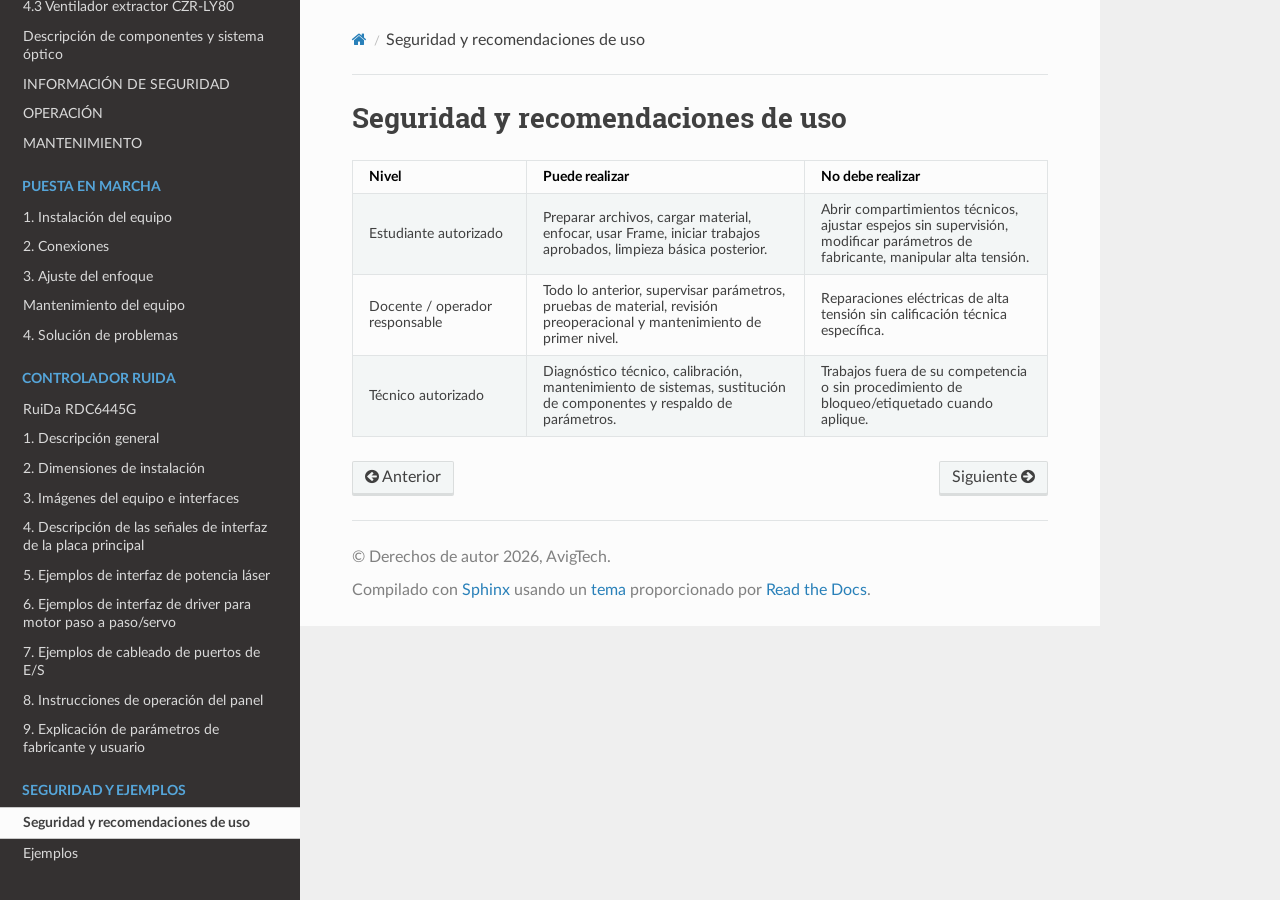
<file: documentos/tema_3/0_seguridad_uso.html>
<!DOCTYPE html>
<html class="writer-html5" lang="es" data-content_root="../../">
<head>
  <meta charset="utf-8" /><meta name="viewport" content="width=device-width, initial-scale=1" />

  <meta name="viewport" content="width=device-width, initial-scale=1.0" />
  <title>Seguridad y recomendaciones de uso &mdash; documentación de Cortadora y grabadora Láser R130100 - 1.1</title>
      <link rel="stylesheet" type="text/css" href="../../_static/pygments.css?v=b86133f3" />
      <link rel="stylesheet" type="text/css" href="../../_static/css/theme.css?v=9edc463e" />
      <link rel="stylesheet" type="text/css" href="../../_static/copybutton.css?v=76b2166b" />
      <link rel="stylesheet" type="text/css" href="../../_static/css/custom.css?v=23a32747" />

  
      <script src="../../_static/jquery.js?v=5d32c60e"></script>
      <script src="../../_static/_sphinx_javascript_frameworks_compat.js?v=2cd50e6c"></script>
      <script src="../../_static/documentation_options.js?v=ed4e2bf4"></script>
      <script src="../../_static/doctools.js?v=9bcbadda"></script>
      <script src="../../_static/sphinx_highlight.js?v=dc90522c"></script>
      <script src="../../_static/clipboard.min.js?v=a7894cd8"></script>
      <script src="../../_static/copybutton.js?v=f281be69"></script>
      <script src="../../_static/translations.js?v=f85f4cfb"></script>
    <script src="../../_static/js/theme.js"></script>
    <link rel="index" title="Índice" href="../../genindex.html" />
    <link rel="search" title="Búsqueda" href="../../search.html" />
    <link rel="next" title="Ejemplos" href="1_ejemplos.html" />
    <link rel="prev" title="RuiDa RDC6445G" href="../tema_2/00_controlador.html" /> 
</head>

<body class="wy-body-for-nav"> 
  <div class="wy-grid-for-nav">
    <nav data-toggle="wy-nav-shift" class="wy-nav-side">
      <div class="wy-side-scroll">
        <div class="wy-side-nav-search" >

          
          
          <a href="../../index.html" class="icon icon-home">
            Cortadora y grabadora Láser R130100
          </a>
<div role="search">
  <form id="rtd-search-form" class="wy-form" action="../../search.html" method="get">
    <input type="text" name="q" placeholder="Buscar documentos" aria-label="Buscar documentos" />
    <input type="hidden" name="check_keywords" value="yes" />
    <input type="hidden" name="area" value="default" />
  </form>
</div>
        </div><div class="wy-menu wy-menu-vertical" data-spy="affix" role="navigation" aria-label="Navigation menu">
              <p class="caption" role="heading"><span class="caption-text">Manual Técnico</span></p>
<ul>
<li class="toctree-l1"><a class="reference internal" href="../tema_0/0_introduccion.html">Máquina de láser R130100</a></li>
<li class="toctree-l1"><a class="reference internal" href="../tema_0/0_introduccion.html#bomba-de-agua-xyh-075">4.1 Bomba de agua XYH-075</a></li>
<li class="toctree-l1"><a class="reference internal" href="../tema_0/0_introduccion.html#compresor-de-aire-aco-004">4.2 Compresor de aire ACO-004</a></li>
<li class="toctree-l1"><a class="reference internal" href="../tema_0/0_introduccion.html#ventilador-extractor-czr-ly80">4.3 Ventilador extractor CZR-LY80</a></li>
<li class="toctree-l1"><a class="reference internal" href="../tema_0/01_descripcion_componentes.html">Descripción de componentes y sistema óptico</a></li>
<li class="toctree-l1"><a class="reference internal" href="../tema_0/02_seguridad.html">INFORMACIÓN DE SEGURIDAD</a></li>
<li class="toctree-l1"><a class="reference internal" href="../tema_0/04_operacion.html">OPERACIÓN</a></li>
<li class="toctree-l1"><a class="reference internal" href="../tema_0/05_mantenimiento.html">MANTENIMIENTO</a></li>
</ul>
<p class="caption" role="heading"><span class="caption-text">Puesta en Marcha</span></p>
<ul>
<li class="toctree-l1"><a class="reference internal" href="../tema_1/0_puesta_en_marcha.html">1. Instalación del equipo</a></li>
<li class="toctree-l1"><a class="reference internal" href="../tema_1/0_puesta_en_marcha.html#conexiones">2. Conexiones</a></li>
<li class="toctree-l1"><a class="reference internal" href="../tema_1/0_puesta_en_marcha.html#ajuste-del-enfoque">3. Ajuste del enfoque</a></li>
<li class="toctree-l1"><a class="reference internal" href="../tema_1/0_puesta_en_marcha.html#mantenimiento-del-equipo">Mantenimiento del equipo</a></li>
<li class="toctree-l1"><a class="reference internal" href="../tema_1/0_puesta_en_marcha.html#solucion-de-problemas">4. Solución de problemas</a></li>
</ul>
<p class="caption" role="heading"><span class="caption-text">Controlador Ruida</span></p>
<ul>
<li class="toctree-l1"><a class="reference internal" href="../tema_2/00_controlador.html">RuiDa RDC6445G</a></li>
<li class="toctree-l1"><a class="reference internal" href="../tema_2/00_controlador.html#descripcion-general">1. Descripción general</a></li>
<li class="toctree-l1"><a class="reference internal" href="../tema_2/00_controlador.html#dimensiones-de-instalacion">2. Dimensiones de instalación</a></li>
<li class="toctree-l1"><a class="reference internal" href="../tema_2/00_controlador.html#imagenes-del-equipo-e-interfaces">3. Imágenes del equipo e interfaces</a></li>
<li class="toctree-l1"><a class="reference internal" href="../tema_2/00_controlador.html#descripcion-de-las-senales-de-interfaz-de-la-placa-principal">4. Descripción de las señales de interfaz de la placa principal</a></li>
<li class="toctree-l1"><a class="reference internal" href="../tema_2/00_controlador.html#ejemplos-de-interfaz-de-potencia-laser">5. Ejemplos de interfaz de potencia láser</a></li>
<li class="toctree-l1"><a class="reference internal" href="../tema_2/00_controlador.html#ejemplos-de-interfaz-de-driver-para-motor-paso-a-paso-servo">6. Ejemplos de interfaz de driver para motor paso a paso/servo</a></li>
<li class="toctree-l1"><a class="reference internal" href="../tema_2/00_controlador.html#ejemplos-de-cableado-de-puertos-de-e-s">7. Ejemplos de cableado de puertos de E/S</a></li>
<li class="toctree-l1"><a class="reference internal" href="../tema_2/00_controlador.html#instrucciones-de-operacion-del-panel">8. Instrucciones de operación del panel</a></li>
<li class="toctree-l1"><a class="reference internal" href="../tema_2/00_controlador.html#explicacion-de-parametros-de-fabricante-y-usuario">9. Explicación de parámetros de fabricante y usuario</a></li>
</ul>
<p class="caption" role="heading"><span class="caption-text">Seguridad y Ejemplos</span></p>
<ul class="current">
<li class="toctree-l1 current"><a class="current reference internal" href="#">Seguridad y recomendaciones de uso</a></li>
<li class="toctree-l1"><a class="reference internal" href="1_ejemplos.html">Ejemplos</a></li>
</ul>

        </div>
      </div>
    </nav>

    <section data-toggle="wy-nav-shift" class="wy-nav-content-wrap"><nav class="wy-nav-top" aria-label="Mobile navigation menu" >
          <i data-toggle="wy-nav-top" class="fa fa-bars"></i>
          <a href="../../index.html">Cortadora y grabadora Láser R130100</a>
      </nav>

      <div class="wy-nav-content">
        <div class="rst-content">
          <div role="navigation" aria-label="Page navigation">
  <ul class="wy-breadcrumbs">
      <li><a href="../../index.html" class="icon icon-home" aria-label="Home"></a></li>
      <li class="breadcrumb-item active">Seguridad y recomendaciones de uso</li>
      <li class="wy-breadcrumbs-aside">
      </li>
  </ul>
  <hr/>
</div>
          <div role="main" class="document" itemscope="itemscope" itemtype="http://schema.org/Article">
           <div itemprop="articleBody">
             
  <section id="seguridad-y-recomendaciones-de-uso">
<h1>Seguridad y recomendaciones de uso<a class="headerlink" href="#seguridad-y-recomendaciones-de-uso" title="Link to this heading"></a></h1>
<table class="fit-table docutils align-default">
<colgroup>
<col style="width: 25.0%" />
<col style="width: 40.0%" />
<col style="width: 35.0%" />
</colgroup>
<thead>
<tr class="row-odd"><th class="head"><p>Nivel</p></th>
<th class="head"><p>Puede realizar</p></th>
<th class="head"><p>No debe realizar</p></th>
</tr>
</thead>
<tbody>
<tr class="row-even"><td><p>Estudiante autorizado</p></td>
<td><p>Preparar archivos, cargar material, enfocar, usar Frame, iniciar trabajos aprobados, limpieza básica posterior.</p></td>
<td><p>Abrir compartimientos técnicos, ajustar espejos sin supervisión, modificar parámetros de fabricante, manipular alta tensión.</p></td>
</tr>
<tr class="row-odd"><td><p>Docente / operador responsable</p></td>
<td><p>Todo lo anterior, supervisar parámetros, pruebas de material, revisión preoperacional y mantenimiento de primer nivel.</p></td>
<td><p>Reparaciones eléctricas de alta tensión sin calificación técnica específica.</p></td>
</tr>
<tr class="row-even"><td><p>Técnico autorizado</p></td>
<td><p>Diagnóstico técnico, calibración, mantenimiento de sistemas, sustitución de componentes y respaldo de parámetros.</p></td>
<td><p>Trabajos fuera de su competencia o sin procedimiento de bloqueo/etiquetado cuando aplique.</p></td>
</tr>
</tbody>
</table>
</section>


           </div>
          </div>
          <footer><div class="rst-footer-buttons" role="navigation" aria-label="Pie de página">
        <a href="../tema_2/00_controlador.html" class="btn btn-neutral float-left" title="RuiDa RDC6445G" accesskey="p" rel="prev"><span class="fa fa-arrow-circle-left" aria-hidden="true"></span> Anterior</a>
        <a href="1_ejemplos.html" class="btn btn-neutral float-right" title="Ejemplos" accesskey="n" rel="next">Siguiente <span class="fa fa-arrow-circle-right" aria-hidden="true"></span></a>
    </div>

  <hr/>

  <div role="contentinfo">
    <p>&#169; Derechos de autor 2026, AvigTech.</p>
  </div>

  Compilado con <a href="https://www.sphinx-doc.org/">Sphinx</a> usando un
    <a href="https://github.com/readthedocs/sphinx_rtd_theme">tema</a>
    proporcionado por <a href="https://readthedocs.org">Read the Docs</a>.
   

</footer>
        </div>
      </div>
    </section>
  </div>
  <script>
      jQuery(function () {
          SphinxRtdTheme.Navigation.enable(true);
      });
  </script> 

</body>
</html>
</file>
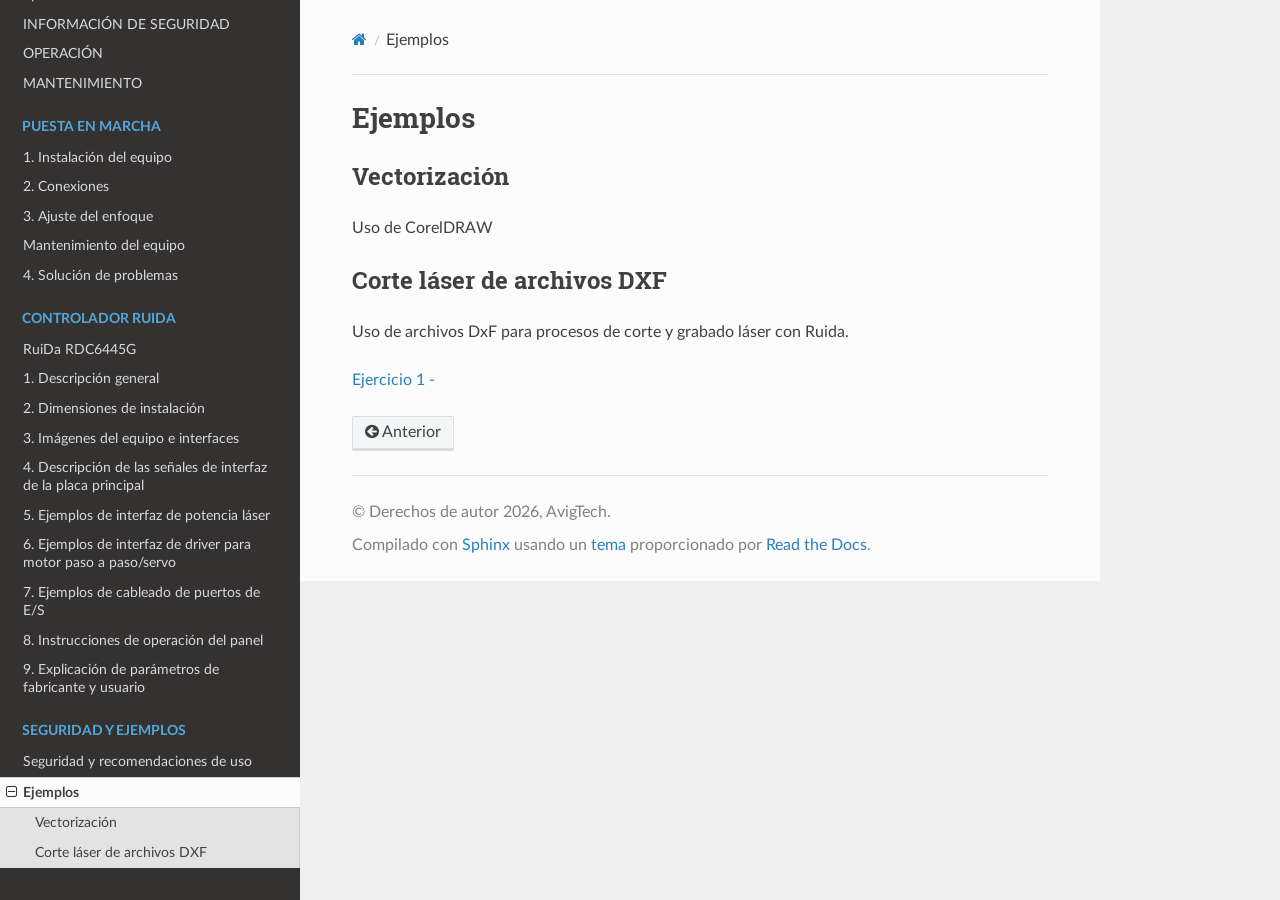
<file: documentos/tema_3/1_ejemplos.html>
<!DOCTYPE html>
<html class="writer-html5" lang="es" data-content_root="../../">
<head>
  <meta charset="utf-8" /><meta name="viewport" content="width=device-width, initial-scale=1" />

  <meta name="viewport" content="width=device-width, initial-scale=1.0" />
  <title>Ejemplos &mdash; documentación de Cortadora y grabadora Láser R130100 - 1.1</title>
      <link rel="stylesheet" type="text/css" href="../../_static/pygments.css?v=b86133f3" />
      <link rel="stylesheet" type="text/css" href="../../_static/css/theme.css?v=9edc463e" />
      <link rel="stylesheet" type="text/css" href="../../_static/copybutton.css?v=76b2166b" />
      <link rel="stylesheet" type="text/css" href="../../_static/css/custom.css?v=23a32747" />

  
      <script src="../../_static/jquery.js?v=5d32c60e"></script>
      <script src="../../_static/_sphinx_javascript_frameworks_compat.js?v=2cd50e6c"></script>
      <script src="../../_static/documentation_options.js?v=ed4e2bf4"></script>
      <script src="../../_static/doctools.js?v=9bcbadda"></script>
      <script src="../../_static/sphinx_highlight.js?v=dc90522c"></script>
      <script src="../../_static/clipboard.min.js?v=a7894cd8"></script>
      <script src="../../_static/copybutton.js?v=f281be69"></script>
      <script src="../../_static/translations.js?v=f85f4cfb"></script>
    <script src="../../_static/js/theme.js"></script>
    <link rel="index" title="Índice" href="../../genindex.html" />
    <link rel="search" title="Búsqueda" href="../../search.html" />
    <link rel="prev" title="Seguridad y recomendaciones de uso" href="0_seguridad_uso.html" /> 
</head>

<body class="wy-body-for-nav"> 
  <div class="wy-grid-for-nav">
    <nav data-toggle="wy-nav-shift" class="wy-nav-side">
      <div class="wy-side-scroll">
        <div class="wy-side-nav-search" >

          
          
          <a href="../../index.html" class="icon icon-home">
            Cortadora y grabadora Láser R130100
          </a>
<div role="search">
  <form id="rtd-search-form" class="wy-form" action="../../search.html" method="get">
    <input type="text" name="q" placeholder="Buscar documentos" aria-label="Buscar documentos" />
    <input type="hidden" name="check_keywords" value="yes" />
    <input type="hidden" name="area" value="default" />
  </form>
</div>
        </div><div class="wy-menu wy-menu-vertical" data-spy="affix" role="navigation" aria-label="Navigation menu">
              <p class="caption" role="heading"><span class="caption-text">Manual Técnico</span></p>
<ul>
<li class="toctree-l1"><a class="reference internal" href="../tema_0/0_introduccion.html">Máquina de láser R130100</a></li>
<li class="toctree-l1"><a class="reference internal" href="../tema_0/0_introduccion.html#bomba-de-agua-xyh-075">4.1 Bomba de agua XYH-075</a></li>
<li class="toctree-l1"><a class="reference internal" href="../tema_0/0_introduccion.html#compresor-de-aire-aco-004">4.2 Compresor de aire ACO-004</a></li>
<li class="toctree-l1"><a class="reference internal" href="../tema_0/0_introduccion.html#ventilador-extractor-czr-ly80">4.3 Ventilador extractor CZR-LY80</a></li>
<li class="toctree-l1"><a class="reference internal" href="../tema_0/01_descripcion_componentes.html">Descripción de componentes y sistema óptico</a></li>
<li class="toctree-l1"><a class="reference internal" href="../tema_0/02_seguridad.html">INFORMACIÓN DE SEGURIDAD</a></li>
<li class="toctree-l1"><a class="reference internal" href="../tema_0/04_operacion.html">OPERACIÓN</a></li>
<li class="toctree-l1"><a class="reference internal" href="../tema_0/05_mantenimiento.html">MANTENIMIENTO</a></li>
</ul>
<p class="caption" role="heading"><span class="caption-text">Puesta en Marcha</span></p>
<ul>
<li class="toctree-l1"><a class="reference internal" href="../tema_1/0_puesta_en_marcha.html">1. Instalación del equipo</a></li>
<li class="toctree-l1"><a class="reference internal" href="../tema_1/0_puesta_en_marcha.html#conexiones">2. Conexiones</a></li>
<li class="toctree-l1"><a class="reference internal" href="../tema_1/0_puesta_en_marcha.html#ajuste-del-enfoque">3. Ajuste del enfoque</a></li>
<li class="toctree-l1"><a class="reference internal" href="../tema_1/0_puesta_en_marcha.html#mantenimiento-del-equipo">Mantenimiento del equipo</a></li>
<li class="toctree-l1"><a class="reference internal" href="../tema_1/0_puesta_en_marcha.html#solucion-de-problemas">4. Solución de problemas</a></li>
</ul>
<p class="caption" role="heading"><span class="caption-text">Controlador Ruida</span></p>
<ul>
<li class="toctree-l1"><a class="reference internal" href="../tema_2/00_controlador.html">RuiDa RDC6445G</a></li>
<li class="toctree-l1"><a class="reference internal" href="../tema_2/00_controlador.html#descripcion-general">1. Descripción general</a></li>
<li class="toctree-l1"><a class="reference internal" href="../tema_2/00_controlador.html#dimensiones-de-instalacion">2. Dimensiones de instalación</a></li>
<li class="toctree-l1"><a class="reference internal" href="../tema_2/00_controlador.html#imagenes-del-equipo-e-interfaces">3. Imágenes del equipo e interfaces</a></li>
<li class="toctree-l1"><a class="reference internal" href="../tema_2/00_controlador.html#descripcion-de-las-senales-de-interfaz-de-la-placa-principal">4. Descripción de las señales de interfaz de la placa principal</a></li>
<li class="toctree-l1"><a class="reference internal" href="../tema_2/00_controlador.html#ejemplos-de-interfaz-de-potencia-laser">5. Ejemplos de interfaz de potencia láser</a></li>
<li class="toctree-l1"><a class="reference internal" href="../tema_2/00_controlador.html#ejemplos-de-interfaz-de-driver-para-motor-paso-a-paso-servo">6. Ejemplos de interfaz de driver para motor paso a paso/servo</a></li>
<li class="toctree-l1"><a class="reference internal" href="../tema_2/00_controlador.html#ejemplos-de-cableado-de-puertos-de-e-s">7. Ejemplos de cableado de puertos de E/S</a></li>
<li class="toctree-l1"><a class="reference internal" href="../tema_2/00_controlador.html#instrucciones-de-operacion-del-panel">8. Instrucciones de operación del panel</a></li>
<li class="toctree-l1"><a class="reference internal" href="../tema_2/00_controlador.html#explicacion-de-parametros-de-fabricante-y-usuario">9. Explicación de parámetros de fabricante y usuario</a></li>
</ul>
<p class="caption" role="heading"><span class="caption-text">Seguridad y Ejemplos</span></p>
<ul class="current">
<li class="toctree-l1"><a class="reference internal" href="0_seguridad_uso.html">Seguridad y recomendaciones de uso</a></li>
<li class="toctree-l1 current"><a class="current reference internal" href="#">Ejemplos</a><ul>
<li class="toctree-l2"><a class="reference internal" href="#vectorizacion">Vectorización</a></li>
<li class="toctree-l2"><a class="reference internal" href="#corte-laser-de-archivos-dxf">Corte láser de archivos DXF</a></li>
</ul>
</li>
</ul>

        </div>
      </div>
    </nav>

    <section data-toggle="wy-nav-shift" class="wy-nav-content-wrap"><nav class="wy-nav-top" aria-label="Mobile navigation menu" >
          <i data-toggle="wy-nav-top" class="fa fa-bars"></i>
          <a href="../../index.html">Cortadora y grabadora Láser R130100</a>
      </nav>

      <div class="wy-nav-content">
        <div class="rst-content">
          <div role="navigation" aria-label="Page navigation">
  <ul class="wy-breadcrumbs">
      <li><a href="../../index.html" class="icon icon-home" aria-label="Home"></a></li>
      <li class="breadcrumb-item active">Ejemplos</li>
      <li class="wy-breadcrumbs-aside">
      </li>
  </ul>
  <hr/>
</div>
          <div role="main" class="document" itemscope="itemscope" itemtype="http://schema.org/Article">
           <div itemprop="articleBody">
             
  <section id="ejemplos">
<h1>Ejemplos<a class="headerlink" href="#ejemplos" title="Link to this heading"></a></h1>
<section id="vectorizacion">
<h2>Vectorización<a class="headerlink" href="#vectorizacion" title="Link to this heading"></a></h2>
<p>Uso de CorelDRAW</p>
</section>
<section id="corte-laser-de-archivos-dxf">
<h2>Corte láser de archivos DXF<a class="headerlink" href="#corte-laser-de-archivos-dxf" title="Link to this heading"></a></h2>
<p>Uso de archivos DxF para procesos de corte y grabado láser con Ruida.</p>
<p><a class="reference external" href="https://www.youtube.com/watch?v=WVmtpQi3JAU">Ejercicio 1  -</a></p>
</section>
</section>


           </div>
          </div>
          <footer><div class="rst-footer-buttons" role="navigation" aria-label="Pie de página">
        <a href="0_seguridad_uso.html" class="btn btn-neutral float-left" title="Seguridad y recomendaciones de uso" accesskey="p" rel="prev"><span class="fa fa-arrow-circle-left" aria-hidden="true"></span> Anterior</a>
    </div>

  <hr/>

  <div role="contentinfo">
    <p>&#169; Derechos de autor 2026, AvigTech.</p>
  </div>

  Compilado con <a href="https://www.sphinx-doc.org/">Sphinx</a> usando un
    <a href="https://github.com/readthedocs/sphinx_rtd_theme">tema</a>
    proporcionado por <a href="https://readthedocs.org">Read the Docs</a>.
   

</footer>
        </div>
      </div>
    </section>
  </div>
  <script>
      jQuery(function () {
          SphinxRtdTheme.Navigation.enable(true);
      });
  </script> 

</body>
</html>
</file>
<file: _static/pygments.css>
pre { line-height: 125%; }
td.linenos .normal { color: inherit; background-color: transparent; padding-left: 5px; padding-right: 5px; }
span.linenos { color: inherit; background-color: transparent; padding-left: 5px; padding-right: 5px; }
td.linenos .special { color: #000000; background-color: #ffffc0; padding-left: 5px; padding-right: 5px; }
span.linenos.special { color: #000000; background-color: #ffffc0; padding-left: 5px; padding-right: 5px; }
.highlight .hll { background-color: #ffffcc }
.highlight { background: #f8f8f8; }
.highlight .c { color: #3D7B7B; font-style: italic } /* Comment */
.highlight .err { border: 1px solid #F00 } /* Error */
.highlight .k { color: #008000; font-weight: bold } /* Keyword */
.highlight .o { color: #666 } /* Operator */
.highlight .ch { color: #3D7B7B; font-style: italic } /* Comment.Hashbang */
.highlight .cm { color: #3D7B7B; font-style: italic } /* Comment.Multiline */
.highlight .cp { color: #9C6500 } /* Comment.Preproc */
.highlight .cpf { color: #3D7B7B; font-style: italic } /* Comment.PreprocFile */
.highlight .c1 { color: #3D7B7B; font-style: italic } /* Comment.Single */
.highlight .cs { color: #3D7B7B; font-style: italic } /* Comment.Special */
.highlight .gd { color: #A00000 } /* Generic.Deleted */
.highlight .ge { font-style: italic } /* Generic.Emph */
.highlight .ges { font-weight: bold; font-style: italic } /* Generic.EmphStrong */
.highlight .gr { color: #E40000 } /* Generic.Error */
.highlight .gh { color: #000080; font-weight: bold } /* Generic.Heading */
.highlight .gi { color: #008400 } /* Generic.Inserted */
.highlight .go { color: #717171 } /* Generic.Output */
.highlight .gp { color: #000080; font-weight: bold } /* Generic.Prompt */
.highlight .gs { font-weight: bold } /* Generic.Strong */
.highlight .gu { color: #800080; font-weight: bold } /* Generic.Subheading */
.highlight .gt { color: #04D } /* Generic.Traceback */
.highlight .kc { color: #008000; font-weight: bold } /* Keyword.Constant */
.highlight .kd { color: #008000; font-weight: bold } /* Keyword.Declaration */
.highlight .kn { color: #008000; font-weight: bold } /* Keyword.Namespace */
.highlight .kp { color: #008000 } /* Keyword.Pseudo */
.highlight .kr { color: #008000; font-weight: bold } /* Keyword.Reserved */
.highlight .kt { color: #B00040 } /* Keyword.Type */
.highlight .m { color: #666 } /* Literal.Number */
.highlight .s { color: #BA2121 } /* Literal.String */
.highlight .na { color: #687822 } /* Name.Attribute */
.highlight .nb { color: #008000 } /* Name.Builtin */
.highlight .nc { color: #00F; font-weight: bold } /* Name.Class */
.highlight .no { color: #800 } /* Name.Constant */
.highlight .nd { color: #A2F } /* Name.Decorator */
.highlight .ni { color: #717171; font-weight: bold } /* Name.Entity */
.highlight .ne { color: #CB3F38; font-weight: bold } /* Name.Exception */
.highlight .nf { color: #00F } /* Name.Function */
.highlight .nl { color: #767600 } /* Name.Label */
.highlight .nn { color: #00F; font-weight: bold } /* Name.Namespace */
.highlight .nt { color: #008000; font-weight: bold } /* Name.Tag */
.highlight .nv { color: #19177C } /* Name.Variable */
.highlight .ow { color: #A2F; font-weight: bold } /* Operator.Word */
.highlight .w { color: #BBB } /* Text.Whitespace */
.highlight .mb { color: #666 } /* Literal.Number.Bin */
.highlight .mf { color: #666 } /* Literal.Number.Float */
.highlight .mh { color: #666 } /* Literal.Number.Hex */
.highlight .mi { color: #666 } /* Literal.Number.Integer */
.highlight .mo { color: #666 } /* Literal.Number.Oct */
.highlight .sa { color: #BA2121 } /* Literal.String.Affix */
.highlight .sb { color: #BA2121 } /* Literal.String.Backtick */
.highlight .sc { color: #BA2121 } /* Literal.String.Char */
.highlight .dl { color: #BA2121 } /* Literal.String.Delimiter */
.highlight .sd { color: #BA2121; font-style: italic } /* Literal.String.Doc */
.highlight .s2 { color: #BA2121 } /* Literal.String.Double */
.highlight .se { color: #AA5D1F; font-weight: bold } /* Literal.String.Escape */
.highlight .sh { color: #BA2121 } /* Literal.String.Heredoc */
.highlight .si { color: #A45A77; font-weight: bold } /* Literal.String.Interpol */
.highlight .sx { color: #008000 } /* Literal.String.Other */
.highlight .sr { color: #A45A77 } /* Literal.String.Regex */
.highlight .s1 { color: #BA2121 } /* Literal.String.Single */
.highlight .ss { color: #19177C } /* Literal.String.Symbol */
.highlight .bp { color: #008000 } /* Name.Builtin.Pseudo */
.highlight .fm { color: #00F } /* Name.Function.Magic */
.highlight .vc { color: #19177C } /* Name.Variable.Class */
.highlight .vg { color: #19177C } /* Name.Variable.Global */
.highlight .vi { color: #19177C } /* Name.Variable.Instance */
.highlight .vm { color: #19177C } /* Name.Variable.Magic */
.highlight .il { color: #666 } /* Literal.Number.Integer.Long */
</file>
<file: _static/css/theme.css>
html{box-sizing:border-box}*,:after,:before{box-sizing:inherit}article,aside,details,figcaption,figure,footer,header,hgroup,nav,section{display:block}audio,canvas,video{display:inline-block;*display:inline;*zoom:1}[hidden],audio:not([controls]){display:none}*{-webkit-box-sizing:border-box;-moz-box-sizing:border-box;box-sizing:border-box}html{font-size:100%;-webkit-text-size-adjust:100%;-ms-text-size-adjust:100%}body{margin:0}a:active,a:hover{outline:0}abbr[title]{border-bottom:1px dotted}b,strong{font-weight:700}blockquote{margin:0}dfn{font-style:italic}ins{background:#ff9;text-decoration:none}ins,mark{color:#000}mark{background:#ff0;font-style:italic;font-weight:700}.rst-content code,.rst-content tt,code,kbd,pre,samp{font-family:monospace,serif;_font-family:courier new,monospace;font-size:1em}pre{white-space:pre}q{quotes:none}q:after,q:before{content:"";content:none}small{font-size:85%}sub,sup{font-size:75%;line-height:0;position:relative;vertical-align:baseline}sup{top:-.5em}sub{bottom:-.25em}dl,ol,ul{margin:0;padding:0;list-style:none;list-style-image:none}li{list-style:none}dd{margin:0}img{border:0;-ms-interpolation-mode:bicubic;vertical-align:middle;max-width:100%}svg:not(:root){overflow:hidden}figure,form{margin:0}label{cursor:pointer}button,input,select,textarea{font-size:100%;margin:0;vertical-align:baseline;*vertical-align:middle}button,input{line-height:normal}button,input[type=button],input[type=reset],input[type=submit]{cursor:pointer;-webkit-appearance:button;*overflow:visible}button[disabled],input[disabled]{cursor:default}input[type=search]{-webkit-appearance:textfield;-moz-box-sizing:content-box;-webkit-box-sizing:content-box;box-sizing:content-box}textarea{resize:vertical}table{border-collapse:collapse;border-spacing:0}td{vertical-align:top}.chromeframe{margin:.2em 0;background:#ccc;color:#000;padding:.2em 0}.ir{display:block;border:0;text-indent:-999em;overflow:hidden;background-color:transparent;background-repeat:no-repeat;text-align:left;direction:ltr;*line-height:0}.ir br{display:none}.hidden{display:none!important;visibility:hidden}.visuallyhidden{border:0;clip:rect(0 0 0 0);height:1px;margin:-1px;overflow:hidden;padding:0;position:absolute;width:1px}.visuallyhidden.focusable:active,.visuallyhidden.focusable:focus{clip:auto;height:auto;margin:0;overflow:visible;position:static;width:auto}.invisible{visibility:hidden}.relative{position:relative}big,small{font-size:100%}@media print{body,html,section{background:none!important}*{box-shadow:none!important;text-shadow:none!important;filter:none!important;-ms-filter:none!important}a,a:visited{text-decoration:underline}.ir a:after,a[href^="#"]:after,a[href^="javascript:"]:after{content:""}blockquote,pre{page-break-inside:avoid}thead{display:table-header-group}img,tr{page-break-inside:avoid}img{max-width:100%!important}@page{margin:.5cm}.rst-content .toctree-wrapper>p.caption,h2,h3,p{orphans:3;widows:3}.rst-content .toctree-wrapper>p.caption,h2,h3{page-break-after:avoid}}.btn,.fa:before,.icon:before,.rst-content .admonition,.rst-content .admonition-title:before,.rst-content .admonition-todo,.rst-content .attention,.rst-content .caution,.rst-content .code-block-caption .headerlink:before,.rst-content .danger,.rst-content .eqno .headerlink:before,.rst-content .error,.rst-content .hint,.rst-content .important,.rst-content .note,.rst-content .seealso,.rst-content .tip,.rst-content .warning,.rst-content code.download span:first-child:before,.rst-content dl dt .headerlink:before,.rst-content h1 .headerlink:before,.rst-content h2 .headerlink:before,.rst-content h3 .headerlink:before,.rst-content h4 .headerlink:before,.rst-content h5 .headerlink:before,.rst-content h6 .headerlink:before,.rst-content p.caption .headerlink:before,.rst-content p .headerlink:before,.rst-content table>caption .headerlink:before,.rst-content tt.download span:first-child:before,.wy-alert,.wy-dropdown .caret:before,.wy-inline-validate.wy-inline-validate-danger .wy-input-context:before,.wy-inline-validate.wy-inline-validate-info .wy-input-context:before,.wy-inline-validate.wy-inline-validate-success .wy-input-context:before,.wy-inline-validate.wy-inline-validate-warning .wy-input-context:before,.wy-menu-vertical li.current>a button.toctree-expand:before,.wy-menu-vertical li.on a button.toctree-expand:before,.wy-menu-vertical li button.toctree-expand:before,input[type=color],input[type=date],input[type=datetime-local],input[type=datetime],input[type=email],input[type=month],input[type=number],input[type=password],input[type=search],input[type=tel],input[type=text],input[type=time],input[type=url],input[type=week],select,textarea{-webkit-font-smoothing:antialiased}.clearfix{*zoom:1}.clearfix:after,.clearfix:before{display:table;content:""}.clearfix:after{clear:both}/*!
 *  Font Awesome 4.7.0 by @davegandy - http://fontawesome.io - @fontawesome
 *  License - http://fontawesome.io/license (Font: SIL OFL 1.1, CSS: MIT License)
 */@font-face{font-family:FontAwesome;src:url(fonts/fontawesome-webfont.eot?674f50d287a8c48dc19ba404d20fe713);src:url(fonts/fontawesome-webfont.eot?674f50d287a8c48dc19ba404d20fe713?#iefix&v=4.7.0) format("embedded-opentype"),url(fonts/fontawesome-webfont.woff2?af7ae505a9eed503f8b8e6982036873e) format("woff2"),url(fonts/fontawesome-webfont.woff?fee66e712a8a08eef5805a46892932ad) format("woff"),url(fonts/fontawesome-webfont.ttf?b06871f281fee6b241d60582ae9369b9) format("truetype"),url(fonts/fontawesome-webfont.svg?912ec66d7572ff821749319396470bde#fontawesomeregular) format("svg");font-weight:400;font-style:normal}.fa,.icon,.rst-content .admonition-title,.rst-content .code-block-caption .headerlink,.rst-content .eqno .headerlink,.rst-content code.download span:first-child,.rst-content dl dt .headerlink,.rst-content h1 .headerlink,.rst-content h2 .headerlink,.rst-content h3 .headerlink,.rst-content h4 .headerlink,.rst-content h5 .headerlink,.rst-content h6 .headerlink,.rst-content p.caption .headerlink,.rst-content p .headerlink,.rst-content table>caption .headerlink,.rst-content tt.download span:first-child,.wy-menu-vertical li.current>a button.toctree-expand,.wy-menu-vertical li.on a button.toctree-expand,.wy-menu-vertical li button.toctree-expand{display:inline-block;font:normal normal normal 14px/1 FontAwesome;font-size:inherit;text-rendering:auto;-webkit-font-smoothing:antialiased;-moz-osx-font-smoothing:grayscale}.fa-lg{font-size:1.33333em;line-height:.75em;vertical-align:-15%}.fa-2x{font-size:2em}.fa-3x{font-size:3em}.fa-4x{font-size:4em}.fa-5x{font-size:5em}.fa-fw{width:1.28571em;text-align:center}.fa-ul{padding-left:0;margin-left:2.14286em;list-style-type:none}.fa-ul>li{position:relative}.fa-li{position:absolute;left:-2.14286em;width:2.14286em;top:.14286em;text-align:center}.fa-li.fa-lg{left:-1.85714em}.fa-border{padding:.2em .25em .15em;border:.08em solid #eee;border-radius:.1em}.fa-pull-left{float:left}.fa-pull-right{float:right}.fa-pull-left.icon,.fa.fa-pull-left,.rst-content .code-block-caption .fa-pull-left.headerlink,.rst-content .eqno .fa-pull-left.headerlink,.rst-content .fa-pull-left.admonition-title,.rst-content code.download span.fa-pull-left:first-child,.rst-content dl dt .fa-pull-left.headerlink,.rst-content h1 .fa-pull-left.headerlink,.rst-content h2 .fa-pull-left.headerlink,.rst-content h3 .fa-pull-left.headerlink,.rst-content h4 .fa-pull-left.headerlink,.rst-content h5 .fa-pull-left.headerlink,.rst-content h6 .fa-pull-left.headerlink,.rst-content p .fa-pull-left.headerlink,.rst-content table>caption .fa-pull-left.headerlink,.rst-content tt.download span.fa-pull-left:first-child,.wy-menu-vertical li.current>a button.fa-pull-left.toctree-expand,.wy-menu-vertical li.on a button.fa-pull-left.toctree-expand,.wy-menu-vertical li button.fa-pull-left.toctree-expand{margin-right:.3em}.fa-pull-right.icon,.fa.fa-pull-right,.rst-content .code-block-caption .fa-pull-right.headerlink,.rst-content .eqno .fa-pull-right.headerlink,.rst-content .fa-pull-right.admonition-title,.rst-content code.download span.fa-pull-right:first-child,.rst-content dl dt .fa-pull-right.headerlink,.rst-content h1 .fa-pull-right.headerlink,.rst-content h2 .fa-pull-right.headerlink,.rst-content h3 .fa-pull-right.headerlink,.rst-content h4 .fa-pull-right.headerlink,.rst-content h5 .fa-pull-right.headerlink,.rst-content h6 .fa-pull-right.headerlink,.rst-content p .fa-pull-right.headerlink,.rst-content table>caption .fa-pull-right.headerlink,.rst-content tt.download span.fa-pull-right:first-child,.wy-menu-vertical li.current>a button.fa-pull-right.toctree-expand,.wy-menu-vertical li.on a button.fa-pull-right.toctree-expand,.wy-menu-vertical li button.fa-pull-right.toctree-expand{margin-left:.3em}.pull-right{float:right}.pull-left{float:left}.fa.pull-left,.pull-left.icon,.rst-content .code-block-caption .pull-left.headerlink,.rst-content .eqno .pull-left.headerlink,.rst-content .pull-left.admonition-title,.rst-content code.download span.pull-left:first-child,.rst-content dl dt .pull-left.headerlink,.rst-content h1 .pull-left.headerlink,.rst-content h2 .pull-left.headerlink,.rst-content h3 .pull-left.headerlink,.rst-content h4 .pull-left.headerlink,.rst-content h5 .pull-left.headerlink,.rst-content h6 .pull-left.headerlink,.rst-content p .pull-left.headerlink,.rst-content table>caption .pull-left.headerlink,.rst-content tt.download span.pull-left:first-child,.wy-menu-vertical li.current>a button.pull-left.toctree-expand,.wy-menu-vertical li.on a button.pull-left.toctree-expand,.wy-menu-vertical li button.pull-left.toctree-expand{margin-right:.3em}.fa.pull-right,.pull-right.icon,.rst-content .code-block-caption .pull-right.headerlink,.rst-content .eqno .pull-right.headerlink,.rst-content .pull-right.admonition-title,.rst-content code.download span.pull-right:first-child,.rst-content dl dt .pull-right.headerlink,.rst-content h1 .pull-right.headerlink,.rst-content h2 .pull-right.headerlink,.rst-content h3 .pull-right.headerlink,.rst-content h4 .pull-right.headerlink,.rst-content h5 .pull-right.headerlink,.rst-content h6 .pull-right.headerlink,.rst-content p .pull-right.headerlink,.rst-content table>caption .pull-right.headerlink,.rst-content tt.download span.pull-right:first-child,.wy-menu-vertical li.current>a button.pull-right.toctree-expand,.wy-menu-vertical li.on a button.pull-right.toctree-expand,.wy-menu-vertical li button.pull-right.toctree-expand{margin-left:.3em}.fa-spin{-webkit-animation:fa-spin 2s linear infinite;animation:fa-spin 2s linear infinite}.fa-pulse{-webkit-animation:fa-spin 1s steps(8) infinite;animation:fa-spin 1s steps(8) infinite}@-webkit-keyframes fa-spin{0%{-webkit-transform:rotate(0deg);transform:rotate(0deg)}to{-webkit-transform:rotate(359deg);transform:rotate(359deg)}}@keyframes fa-spin{0%{-webkit-transform:rotate(0deg);transform:rotate(0deg)}to{-webkit-transform:rotate(359deg);transform:rotate(359deg)}}.fa-rotate-90{-ms-filter:"progid:DXImageTransform.Microsoft.BasicImage(rotation=1)";-webkit-transform:rotate(90deg);-ms-transform:rotate(90deg);transform:rotate(90deg)}.fa-rotate-180{-ms-filter:"progid:DXImageTransform.Microsoft.BasicImage(rotation=2)";-webkit-transform:rotate(180deg);-ms-transform:rotate(180deg);transform:rotate(180deg)}.fa-rotate-270{-ms-filter:"progid:DXImageTransform.Microsoft.BasicImage(rotation=3)";-webkit-transform:rotate(270deg);-ms-transform:rotate(270deg);transform:rotate(270deg)}.fa-flip-horizontal{-ms-filter:"progid:DXImageTransform.Microsoft.BasicImage(rotation=0, mirror=1)";-webkit-transform:scaleX(-1);-ms-transform:scaleX(-1);transform:scaleX(-1)}.fa-flip-vertical{-ms-filter:"progid:DXImageTransform.Microsoft.BasicImage(rotation=2, mirror=1)";-webkit-transform:scaleY(-1);-ms-transform:scaleY(-1);transform:scaleY(-1)}:root .fa-flip-horizontal,:root .fa-flip-vertical,:root .fa-rotate-90,:root .fa-rotate-180,:root .fa-rotate-270{filter:none}.fa-stack{position:relative;display:inline-block;width:2em;height:2em;line-height:2em;vertical-align:middle}.fa-stack-1x,.fa-stack-2x{position:absolute;left:0;width:100%;text-align:center}.fa-stack-1x{line-height:inherit}.fa-stack-2x{font-size:2em}.fa-inverse{color:#fff}.fa-glass:before{content:""}.fa-music:before{content:""}.fa-search:before,.icon-search:before{content:""}.fa-envelope-o:before{content:""}.fa-heart:before{content:""}.fa-star:before{content:""}.fa-star-o:before{content:""}.fa-user:before{content:""}.fa-film:before{content:""}.fa-th-large:before{content:""}.fa-th:before{content:""}.fa-th-list:before{content:""}.fa-check:before{content:""}.fa-close:before,.fa-remove:before,.fa-times:before{content:""}.fa-search-plus:before{content:""}.fa-search-minus:before{content:""}.fa-power-off:before{content:""}.fa-signal:before{content:""}.fa-cog:before,.fa-gear:before{content:""}.fa-trash-o:before{content:""}.fa-home:before,.icon-home:before{content:""}.fa-file-o:before{content:""}.fa-clock-o:before{content:""}.fa-road:before{content:""}.fa-download:before,.rst-content code.download span:first-child:before,.rst-content tt.download span:first-child:before{content:""}.fa-arrow-circle-o-down:before{content:""}.fa-arrow-circle-o-up:before{content:""}.fa-inbox:before{content:""}.fa-play-circle-o:before{content:""}.fa-repeat:before,.fa-rotate-right:before{content:""}.fa-refresh:before{content:""}.fa-list-alt:before{content:""}.fa-lock:before{content:""}.fa-flag:before{content:""}.fa-headphones:before{content:""}.fa-volume-off:before{content:""}.fa-volume-down:before{content:""}.fa-volume-up:before{content:""}.fa-qrcode:before{content:""}.fa-barcode:before{content:""}.fa-tag:before{content:""}.fa-tags:before{content:""}.fa-book:before,.icon-book:before{content:""}.fa-bookmark:before{content:""}.fa-print:before{content:""}.fa-camera:before{content:""}.fa-font:before{content:""}.fa-bold:before{content:""}.fa-italic:before{content:""}.fa-text-height:before{content:""}.fa-text-width:before{content:""}.fa-align-left:before{content:""}.fa-align-center:before{content:""}.fa-align-right:before{content:""}.fa-align-justify:before{content:""}.fa-list:before{content:""}.fa-dedent:before,.fa-outdent:before{content:""}.fa-indent:before{content:""}.fa-video-camera:before{content:""}.fa-image:before,.fa-photo:before,.fa-picture-o:before{content:""}.fa-pencil:before{content:""}.fa-map-marker:before{content:""}.fa-adjust:before{content:""}.fa-tint:before{content:""}.fa-edit:before,.fa-pencil-square-o:before{content:""}.fa-share-square-o:before{content:""}.fa-check-square-o:before{content:""}.fa-arrows:before{content:""}.fa-step-backward:before{content:""}.fa-fast-backward:before{content:""}.fa-backward:before{content:""}.fa-play:before{content:""}.fa-pause:before{content:""}.fa-stop:before{content:""}.fa-forward:before{content:""}.fa-fast-forward:before{content:""}.fa-step-forward:before{content:""}.fa-eject:before{content:""}.fa-chevron-left:before{content:""}.fa-chevron-right:before{content:""}.fa-plus-circle:before{content:""}.fa-minus-circle:before{content:""}.fa-times-circle:before,.wy-inline-validate.wy-inline-validate-danger .wy-input-context:before{content:""}.fa-check-circle:before,.wy-inline-validate.wy-inline-validate-success .wy-input-context:before{content:""}.fa-question-circle:before{content:""}.fa-info-circle:before{content:""}.fa-crosshairs:before{content:""}.fa-times-circle-o:before{content:""}.fa-check-circle-o:before{content:""}.fa-ban:before{content:""}.fa-arrow-left:before{content:""}.fa-arrow-right:before{content:""}.fa-arrow-up:before{content:""}.fa-arrow-down:before{content:""}.fa-mail-forward:before,.fa-share:before{content:""}.fa-expand:before{content:""}.fa-compress:before{content:""}.fa-plus:before{content:""}.fa-minus:before{content:""}.fa-asterisk:before{content:""}.fa-exclamation-circle:before,.rst-content .admonition-title:before,.wy-inline-validate.wy-inline-validate-info .wy-input-context:before,.wy-inline-validate.wy-inline-validate-warning .wy-input-context:before{content:""}.fa-gift:before{content:""}.fa-leaf:before{content:""}.fa-fire:before,.icon-fire:before{content:""}.fa-eye:before{content:""}.fa-eye-slash:before{content:""}.fa-exclamation-triangle:before,.fa-warning:before{content:""}.fa-plane:before{content:""}.fa-calendar:before{content:""}.fa-random:before{content:""}.fa-comment:before{content:""}.fa-magnet:before{content:""}.fa-chevron-up:before{content:""}.fa-chevron-down:before{content:""}.fa-retweet:before{content:""}.fa-shopping-cart:before{content:""}.fa-folder:before{content:""}.fa-folder-open:before{content:""}.fa-arrows-v:before{content:""}.fa-arrows-h:before{content:""}.fa-bar-chart-o:before,.fa-bar-chart:before{content:""}.fa-twitter-square:before{content:""}.fa-facebook-square:before{content:""}.fa-camera-retro:before{content:""}.fa-key:before{content:""}.fa-cogs:before,.fa-gears:before{content:""}.fa-comments:before{content:""}.fa-thumbs-o-up:before{content:""}.fa-thumbs-o-down:before{content:""}.fa-star-half:before{content:""}.fa-heart-o:before{content:""}.fa-sign-out:before{content:""}.fa-linkedin-square:before{content:""}.fa-thumb-tack:before{content:""}.fa-external-link:before{content:""}.fa-sign-in:before{content:""}.fa-trophy:before{content:""}.fa-github-square:before{content:""}.fa-upload:before{content:""}.fa-lemon-o:before{content:""}.fa-phone:before{content:""}.fa-square-o:before{content:""}.fa-bookmark-o:before{content:""}.fa-phone-square:before{content:""}.fa-twitter:before{content:""}.fa-facebook-f:before,.fa-facebook:before{content:""}.fa-github:before,.icon-github:before{content:""}.fa-unlock:before{content:""}.fa-credit-card:before{content:""}.fa-feed:before,.fa-rss:before{content:""}.fa-hdd-o:before{content:""}.fa-bullhorn:before{content:""}.fa-bell:before{content:""}.fa-certificate:before{content:""}.fa-hand-o-right:before{content:""}.fa-hand-o-left:before{content:""}.fa-hand-o-up:before{content:""}.fa-hand-o-down:before{content:""}.fa-arrow-circle-left:before,.icon-circle-arrow-left:before{content:""}.fa-arrow-circle-right:before,.icon-circle-arrow-right:before{content:""}.fa-arrow-circle-up:before{content:""}.fa-arrow-circle-down:before{content:""}.fa-globe:before{content:""}.fa-wrench:before{content:""}.fa-tasks:before{content:""}.fa-filter:before{content:""}.fa-briefcase:before{content:""}.fa-arrows-alt:before{content:""}.fa-group:before,.fa-users:before{content:""}.fa-chain:before,.fa-link:before,.icon-link:before{content:""}.fa-cloud:before{content:""}.fa-flask:before{content:""}.fa-cut:before,.fa-scissors:before{content:""}.fa-copy:before,.fa-files-o:before{content:""}.fa-paperclip:before{content:""}.fa-floppy-o:before,.fa-save:before{content:""}.fa-square:before{content:""}.fa-bars:before,.fa-navicon:before,.fa-reorder:before{content:""}.fa-list-ul:before{content:""}.fa-list-ol:before{content:""}.fa-strikethrough:before{content:""}.fa-underline:before{content:""}.fa-table:before{content:""}.fa-magic:before{content:""}.fa-truck:before{content:""}.fa-pinterest:before{content:""}.fa-pinterest-square:before{content:""}.fa-google-plus-square:before{content:""}.fa-google-plus:before{content:""}.fa-money:before{content:""}.fa-caret-down:before,.icon-caret-down:before,.wy-dropdown .caret:before{content:""}.fa-caret-up:before{content:""}.fa-caret-left:before{content:""}.fa-caret-right:before{content:""}.fa-columns:before{content:""}.fa-sort:before,.fa-unsorted:before{content:""}.fa-sort-desc:before,.fa-sort-down:before{content:""}.fa-sort-asc:before,.fa-sort-up:before{content:""}.fa-envelope:before{content:""}.fa-linkedin:before{content:""}.fa-rotate-left:before,.fa-undo:before{content:""}.fa-gavel:before,.fa-legal:before{content:""}.fa-dashboard:before,.fa-tachometer:before{content:""}.fa-comment-o:before{content:""}.fa-comments-o:before{content:""}.fa-bolt:before,.fa-flash:before{content:""}.fa-sitemap:before{content:""}.fa-umbrella:before{content:""}.fa-clipboard:before,.fa-paste:before{content:""}.fa-lightbulb-o:before{content:""}.fa-exchange:before{content:""}.fa-cloud-download:before{content:""}.fa-cloud-upload:before{content:""}.fa-user-md:before{content:""}.fa-stethoscope:before{content:""}.fa-suitcase:before{content:""}.fa-bell-o:before{content:""}.fa-coffee:before{content:""}.fa-cutlery:before{content:""}.fa-file-text-o:before{content:""}.fa-building-o:before{content:""}.fa-hospital-o:before{content:""}.fa-ambulance:before{content:""}.fa-medkit:before{content:""}.fa-fighter-jet:before{content:""}.fa-beer:before{content:""}.fa-h-square:before{content:""}.fa-plus-square:before{content:""}.fa-angle-double-left:before{content:""}.fa-angle-double-right:before{content:""}.fa-angle-double-up:before{content:""}.fa-angle-double-down:before{content:""}.fa-angle-left:before{content:""}.fa-angle-right:before{content:""}.fa-angle-up:before{content:""}.fa-angle-down:before{content:""}.fa-desktop:before{content:""}.fa-laptop:before{content:""}.fa-tablet:before{content:""}.fa-mobile-phone:before,.fa-mobile:before{content:""}.fa-circle-o:before{content:""}.fa-quote-left:before{content:""}.fa-quote-right:before{content:""}.fa-spinner:before{content:""}.fa-circle:before{content:""}.fa-mail-reply:before,.fa-reply:before{content:""}.fa-github-alt:before{content:""}.fa-folder-o:before{content:""}.fa-folder-open-o:before{content:""}.fa-smile-o:before{content:""}.fa-frown-o:before{content:""}.fa-meh-o:before{content:""}.fa-gamepad:before{content:""}.fa-keyboard-o:before{content:""}.fa-flag-o:before{content:""}.fa-flag-checkered:before{content:""}.fa-terminal:before{content:""}.fa-code:before{content:""}.fa-mail-reply-all:before,.fa-reply-all:before{content:""}.fa-star-half-empty:before,.fa-star-half-full:before,.fa-star-half-o:before{content:""}.fa-location-arrow:before{content:""}.fa-crop:before{content:""}.fa-code-fork:before{content:""}.fa-chain-broken:before,.fa-unlink:before{content:""}.fa-question:before{content:""}.fa-info:before{content:""}.fa-exclamation:before{content:""}.fa-superscript:before{content:""}.fa-subscript:before{content:""}.fa-eraser:before{content:""}.fa-puzzle-piece:before{content:""}.fa-microphone:before{content:""}.fa-microphone-slash:before{content:""}.fa-shield:before{content:""}.fa-calendar-o:before{content:""}.fa-fire-extinguisher:before{content:""}.fa-rocket:before{content:""}.fa-maxcdn:before{content:""}.fa-chevron-circle-left:before{content:""}.fa-chevron-circle-right:before{content:""}.fa-chevron-circle-up:before{content:""}.fa-chevron-circle-down:before{content:""}.fa-html5:before{content:""}.fa-css3:before{content:""}.fa-anchor:before{content:""}.fa-unlock-alt:before{content:""}.fa-bullseye:before{content:""}.fa-ellipsis-h:before{content:""}.fa-ellipsis-v:before{content:""}.fa-rss-square:before{content:""}.fa-play-circle:before{content:""}.fa-ticket:before{content:""}.fa-minus-square:before{content:""}.fa-minus-square-o:before,.wy-menu-vertical li.current>a button.toctree-expand:before,.wy-menu-vertical li.on a button.toctree-expand:before{content:""}.fa-level-up:before{content:""}.fa-level-down:before{content:""}.fa-check-square:before{content:""}.fa-pencil-square:before{content:""}.fa-external-link-square:before{content:""}.fa-share-square:before{content:""}.fa-compass:before{content:""}.fa-caret-square-o-down:before,.fa-toggle-down:before{content:""}.fa-caret-square-o-up:before,.fa-toggle-up:before{content:""}.fa-caret-square-o-right:before,.fa-toggle-right:before{content:""}.fa-eur:before,.fa-euro:before{content:""}.fa-gbp:before{content:""}.fa-dollar:before,.fa-usd:before{content:""}.fa-inr:before,.fa-rupee:before{content:""}.fa-cny:before,.fa-jpy:before,.fa-rmb:before,.fa-yen:before{content:""}.fa-rouble:before,.fa-rub:before,.fa-ruble:before{content:""}.fa-krw:before,.fa-won:before{content:""}.fa-bitcoin:before,.fa-btc:before{content:""}.fa-file:before{content:""}.fa-file-text:before{content:""}.fa-sort-alpha-asc:before{content:""}.fa-sort-alpha-desc:before{content:""}.fa-sort-amount-asc:before{content:""}.fa-sort-amount-desc:before{content:""}.fa-sort-numeric-asc:before{content:""}.fa-sort-numeric-desc:before{content:""}.fa-thumbs-up:before{content:""}.fa-thumbs-down:before{content:""}.fa-youtube-square:before{content:""}.fa-youtube:before{content:""}.fa-xing:before{content:""}.fa-xing-square:before{content:""}.fa-youtube-play:before{content:""}.fa-dropbox:before{content:""}.fa-stack-overflow:before{content:""}.fa-instagram:before{content:""}.fa-flickr:before{content:""}.fa-adn:before{content:""}.fa-bitbucket:before,.icon-bitbucket:before{content:""}.fa-bitbucket-square:before{content:""}.fa-tumblr:before{content:""}.fa-tumblr-square:before{content:""}.fa-long-arrow-down:before{content:""}.fa-long-arrow-up:before{content:""}.fa-long-arrow-left:before{content:""}.fa-long-arrow-right:before{content:""}.fa-apple:before{content:""}.fa-windows:before{content:""}.fa-android:before{content:""}.fa-linux:before{content:""}.fa-dribbble:before{content:""}.fa-skype:before{content:""}.fa-foursquare:before{content:""}.fa-trello:before{content:""}.fa-female:before{content:""}.fa-male:before{content:""}.fa-gittip:before,.fa-gratipay:before{content:""}.fa-sun-o:before{content:""}.fa-moon-o:before{content:""}.fa-archive:before{content:""}.fa-bug:before{content:""}.fa-vk:before{content:""}.fa-weibo:before{content:""}.fa-renren:before{content:""}.fa-pagelines:before{content:""}.fa-stack-exchange:before{content:""}.fa-arrow-circle-o-right:before{content:""}.fa-arrow-circle-o-left:before{content:""}.fa-caret-square-o-left:before,.fa-toggle-left:before{content:""}.fa-dot-circle-o:before{content:""}.fa-wheelchair:before{content:""}.fa-vimeo-square:before{content:""}.fa-try:before,.fa-turkish-lira:before{content:""}.fa-plus-square-o:before,.wy-menu-vertical li button.toctree-expand:before{content:""}.fa-space-shuttle:before{content:""}.fa-slack:before{content:""}.fa-envelope-square:before{content:""}.fa-wordpress:before{content:""}.fa-openid:before{content:""}.fa-bank:before,.fa-institution:before,.fa-university:before{content:""}.fa-graduation-cap:before,.fa-mortar-board:before{content:""}.fa-yahoo:before{content:""}.fa-google:before{content:""}.fa-reddit:before{content:""}.fa-reddit-square:before{content:""}.fa-stumbleupon-circle:before{content:""}.fa-stumbleupon:before{content:""}.fa-delicious:before{content:""}.fa-digg:before{content:""}.fa-pied-piper-pp:before{content:""}.fa-pied-piper-alt:before{content:""}.fa-drupal:before{content:""}.fa-joomla:before{content:""}.fa-language:before{content:""}.fa-fax:before{content:""}.fa-building:before{content:""}.fa-child:before{content:""}.fa-paw:before{content:""}.fa-spoon:before{content:""}.fa-cube:before{content:""}.fa-cubes:before{content:""}.fa-behance:before{content:""}.fa-behance-square:before{content:""}.fa-steam:before{content:""}.fa-steam-square:before{content:""}.fa-recycle:before{content:""}.fa-automobile:before,.fa-car:before{content:""}.fa-cab:before,.fa-taxi:before{content:""}.fa-tree:before{content:""}.fa-spotify:before{content:""}.fa-deviantart:before{content:""}.fa-soundcloud:before{content:""}.fa-database:before{content:""}.fa-file-pdf-o:before{content:""}.fa-file-word-o:before{content:""}.fa-file-excel-o:before{content:""}.fa-file-powerpoint-o:before{content:""}.fa-file-image-o:before,.fa-file-photo-o:before,.fa-file-picture-o:before{content:""}.fa-file-archive-o:before,.fa-file-zip-o:before{content:""}.fa-file-audio-o:before,.fa-file-sound-o:before{content:""}.fa-file-movie-o:before,.fa-file-video-o:before{content:""}.fa-file-code-o:before{content:""}.fa-vine:before{content:""}.fa-codepen:before{content:""}.fa-jsfiddle:before{content:""}.fa-life-bouy:before,.fa-life-buoy:before,.fa-life-ring:before,.fa-life-saver:before,.fa-support:before{content:""}.fa-circle-o-notch:before{content:""}.fa-ra:before,.fa-rebel:before,.fa-resistance:before{content:""}.fa-empire:before,.fa-ge:before{content:""}.fa-git-square:before{content:""}.fa-git:before{content:""}.fa-hacker-news:before,.fa-y-combinator-square:before,.fa-yc-square:before{content:""}.fa-tencent-weibo:before{content:""}.fa-qq:before{content:""}.fa-wechat:before,.fa-weixin:before{content:""}.fa-paper-plane:before,.fa-send:before{content:""}.fa-paper-plane-o:before,.fa-send-o:before{content:""}.fa-history:before{content:""}.fa-circle-thin:before{content:""}.fa-header:before{content:""}.fa-paragraph:before{content:""}.fa-sliders:before{content:""}.fa-share-alt:before{content:""}.fa-share-alt-square:before{content:""}.fa-bomb:before{content:""}.fa-futbol-o:before,.fa-soccer-ball-o:before{content:""}.fa-tty:before{content:""}.fa-binoculars:before{content:""}.fa-plug:before{content:""}.fa-slideshare:before{content:""}.fa-twitch:before{content:""}.fa-yelp:before{content:""}.fa-newspaper-o:before{content:""}.fa-wifi:before{content:""}.fa-calculator:before{content:""}.fa-paypal:before{content:""}.fa-google-wallet:before{content:""}.fa-cc-visa:before{content:""}.fa-cc-mastercard:before{content:""}.fa-cc-discover:before{content:""}.fa-cc-amex:before{content:""}.fa-cc-paypal:before{content:""}.fa-cc-stripe:before{content:""}.fa-bell-slash:before{content:""}.fa-bell-slash-o:before{content:""}.fa-trash:before{content:""}.fa-copyright:before{content:""}.fa-at:before{content:""}.fa-eyedropper:before{content:""}.fa-paint-brush:before{content:""}.fa-birthday-cake:before{content:""}.fa-area-chart:before{content:""}.fa-pie-chart:before{content:""}.fa-line-chart:before{content:""}.fa-lastfm:before{content:""}.fa-lastfm-square:before{content:""}.fa-toggle-off:before{content:""}.fa-toggle-on:before{content:""}.fa-bicycle:before{content:""}.fa-bus:before{content:""}.fa-ioxhost:before{content:""}.fa-angellist:before{content:""}.fa-cc:before{content:""}.fa-ils:before,.fa-shekel:before,.fa-sheqel:before{content:""}.fa-meanpath:before{content:""}.fa-buysellads:before{content:""}.fa-connectdevelop:before{content:""}.fa-dashcube:before{content:""}.fa-forumbee:before{content:""}.fa-leanpub:before{content:""}.fa-sellsy:before{content:""}.fa-shirtsinbulk:before{content:""}.fa-simplybuilt:before{content:""}.fa-skyatlas:before{content:""}.fa-cart-plus:before{content:""}.fa-cart-arrow-down:before{content:""}.fa-diamond:before{content:""}.fa-ship:before{content:""}.fa-user-secret:before{content:""}.fa-motorcycle:before{content:""}.fa-street-view:before{content:""}.fa-heartbeat:before{content:""}.fa-venus:before{content:""}.fa-mars:before{content:""}.fa-mercury:before{content:""}.fa-intersex:before,.fa-transgender:before{content:""}.fa-transgender-alt:before{content:""}.fa-venus-double:before{content:""}.fa-mars-double:before{content:""}.fa-venus-mars:before{content:""}.fa-mars-stroke:before{content:""}.fa-mars-stroke-v:before{content:""}.fa-mars-stroke-h:before{content:""}.fa-neuter:before{content:""}.fa-genderless:before{content:""}.fa-facebook-official:before{content:""}.fa-pinterest-p:before{content:""}.fa-whatsapp:before{content:""}.fa-server:before{content:""}.fa-user-plus:before{content:""}.fa-user-times:before{content:""}.fa-bed:before,.fa-hotel:before{content:""}.fa-viacoin:before{content:""}.fa-train:before{content:""}.fa-subway:before{content:""}.fa-medium:before{content:""}.fa-y-combinator:before,.fa-yc:before{content:""}.fa-optin-monster:before{content:""}.fa-opencart:before{content:""}.fa-expeditedssl:before{content:""}.fa-battery-4:before,.fa-battery-full:before,.fa-battery:before{content:""}.fa-battery-3:before,.fa-battery-three-quarters:before{content:""}.fa-battery-2:before,.fa-battery-half:before{content:""}.fa-battery-1:before,.fa-battery-quarter:before{content:""}.fa-battery-0:before,.fa-battery-empty:before{content:""}.fa-mouse-pointer:before{content:""}.fa-i-cursor:before{content:""}.fa-object-group:before{content:""}.fa-object-ungroup:before{content:""}.fa-sticky-note:before{content:""}.fa-sticky-note-o:before{content:""}.fa-cc-jcb:before{content:""}.fa-cc-diners-club:before{content:""}.fa-clone:before{content:""}.fa-balance-scale:before{content:""}.fa-hourglass-o:before{content:""}.fa-hourglass-1:before,.fa-hourglass-start:before{content:""}.fa-hourglass-2:before,.fa-hourglass-half:before{content:""}.fa-hourglass-3:before,.fa-hourglass-end:before{content:""}.fa-hourglass:before{content:""}.fa-hand-grab-o:before,.fa-hand-rock-o:before{content:""}.fa-hand-paper-o:before,.fa-hand-stop-o:before{content:""}.fa-hand-scissors-o:before{content:""}.fa-hand-lizard-o:before{content:""}.fa-hand-spock-o:before{content:""}.fa-hand-pointer-o:before{content:""}.fa-hand-peace-o:before{content:""}.fa-trademark:before{content:""}.fa-registered:before{content:""}.fa-creative-commons:before{content:""}.fa-gg:before{content:""}.fa-gg-circle:before{content:""}.fa-tripadvisor:before{content:""}.fa-odnoklassniki:before{content:""}.fa-odnoklassniki-square:before{content:""}.fa-get-pocket:before{content:""}.fa-wikipedia-w:before{content:""}.fa-safari:before{content:""}.fa-chrome:before{content:""}.fa-firefox:before{content:""}.fa-opera:before{content:""}.fa-internet-explorer:before{content:""}.fa-television:before,.fa-tv:before{content:""}.fa-contao:before{content:""}.fa-500px:before{content:""}.fa-amazon:before{content:""}.fa-calendar-plus-o:before{content:""}.fa-calendar-minus-o:before{content:""}.fa-calendar-times-o:before{content:""}.fa-calendar-check-o:before{content:""}.fa-industry:before{content:""}.fa-map-pin:before{content:""}.fa-map-signs:before{content:""}.fa-map-o:before{content:""}.fa-map:before{content:""}.fa-commenting:before{content:""}.fa-commenting-o:before{content:""}.fa-houzz:before{content:""}.fa-vimeo:before{content:""}.fa-black-tie:before{content:""}.fa-fonticons:before{content:""}.fa-reddit-alien:before{content:""}.fa-edge:before{content:""}.fa-credit-card-alt:before{content:""}.fa-codiepie:before{content:""}.fa-modx:before{content:""}.fa-fort-awesome:before{content:""}.fa-usb:before{content:""}.fa-product-hunt:before{content:""}.fa-mixcloud:before{content:""}.fa-scribd:before{content:""}.fa-pause-circle:before{content:""}.fa-pause-circle-o:before{content:""}.fa-stop-circle:before{content:""}.fa-stop-circle-o:before{content:""}.fa-shopping-bag:before{content:""}.fa-shopping-basket:before{content:""}.fa-hashtag:before{content:""}.fa-bluetooth:before{content:""}.fa-bluetooth-b:before{content:""}.fa-percent:before{content:""}.fa-gitlab:before,.icon-gitlab:before{content:""}.fa-wpbeginner:before{content:""}.fa-wpforms:before{content:""}.fa-envira:before{content:""}.fa-universal-access:before{content:""}.fa-wheelchair-alt:before{content:""}.fa-question-circle-o:before{content:""}.fa-blind:before{content:""}.fa-audio-description:before{content:""}.fa-volume-control-phone:before{content:""}.fa-braille:before{content:""}.fa-assistive-listening-systems:before{content:""}.fa-american-sign-language-interpreting:before,.fa-asl-interpreting:before{content:""}.fa-deaf:before,.fa-deafness:before,.fa-hard-of-hearing:before{content:""}.fa-glide:before{content:""}.fa-glide-g:before{content:""}.fa-sign-language:before,.fa-signing:before{content:""}.fa-low-vision:before{content:""}.fa-viadeo:before{content:""}.fa-viadeo-square:before{content:""}.fa-snapchat:before{content:""}.fa-snapchat-ghost:before{content:""}.fa-snapchat-square:before{content:""}.fa-pied-piper:before{content:""}.fa-first-order:before{content:""}.fa-yoast:before{content:""}.fa-themeisle:before{content:""}.fa-google-plus-circle:before,.fa-google-plus-official:before{content:""}.fa-fa:before,.fa-font-awesome:before{content:""}.fa-handshake-o:before{content:""}.fa-envelope-open:before{content:""}.fa-envelope-open-o:before{content:""}.fa-linode:before{content:""}.fa-address-book:before{content:""}.fa-address-book-o:before{content:""}.fa-address-card:before,.fa-vcard:before{content:""}.fa-address-card-o:before,.fa-vcard-o:before{content:""}.fa-user-circle:before{content:""}.fa-user-circle-o:before{content:""}.fa-user-o:before{content:""}.fa-id-badge:before{content:""}.fa-drivers-license:before,.fa-id-card:before{content:""}.fa-drivers-license-o:before,.fa-id-card-o:before{content:""}.fa-quora:before{content:""}.fa-free-code-camp:before{content:""}.fa-telegram:before{content:""}.fa-thermometer-4:before,.fa-thermometer-full:before,.fa-thermometer:before{content:""}.fa-thermometer-3:before,.fa-thermometer-three-quarters:before{content:""}.fa-thermometer-2:before,.fa-thermometer-half:before{content:""}.fa-thermometer-1:before,.fa-thermometer-quarter:before{content:""}.fa-thermometer-0:before,.fa-thermometer-empty:before{content:""}.fa-shower:before{content:""}.fa-bath:before,.fa-bathtub:before,.fa-s15:before{content:""}.fa-podcast:before{content:""}.fa-window-maximize:before{content:""}.fa-window-minimize:before{content:""}.fa-window-restore:before{content:""}.fa-times-rectangle:before,.fa-window-close:before{content:""}.fa-times-rectangle-o:before,.fa-window-close-o:before{content:""}.fa-bandcamp:before{content:""}.fa-grav:before{content:""}.fa-etsy:before{content:""}.fa-imdb:before{content:""}.fa-ravelry:before{content:""}.fa-eercast:before{content:""}.fa-microchip:before{content:""}.fa-snowflake-o:before{content:""}.fa-superpowers:before{content:""}.fa-wpexplorer:before{content:""}.fa-meetup:before{content:""}.sr-only{position:absolute;width:1px;height:1px;padding:0;margin:-1px;overflow:hidden;clip:rect(0,0,0,0);border:0}.sr-only-focusable:active,.sr-only-focusable:focus{position:static;width:auto;height:auto;margin:0;overflow:visible;clip:auto}.fa,.icon,.rst-content .admonition-title,.rst-content .code-block-caption .headerlink,.rst-content .eqno .headerlink,.rst-content code.download span:first-child,.rst-content dl dt .headerlink,.rst-content h1 .headerlink,.rst-content h2 .headerlink,.rst-content h3 .headerlink,.rst-content h4 .headerlink,.rst-content h5 .headerlink,.rst-content h6 .headerlink,.rst-content p.caption .headerlink,.rst-content p .headerlink,.rst-content table>caption .headerlink,.rst-content tt.download span:first-child,.wy-dropdown .caret,.wy-inline-validate.wy-inline-validate-danger .wy-input-context,.wy-inline-validate.wy-inline-validate-info .wy-input-context,.wy-inline-validate.wy-inline-validate-success .wy-input-context,.wy-inline-validate.wy-inline-validate-warning .wy-input-context,.wy-menu-vertical li.current>a button.toctree-expand,.wy-menu-vertical li.on a button.toctree-expand,.wy-menu-vertical li button.toctree-expand{font-family:inherit}.fa:before,.icon:before,.rst-content .admonition-title:before,.rst-content .code-block-caption .headerlink:before,.rst-content .eqno .headerlink:before,.rst-content code.download span:first-child:before,.rst-content dl dt .headerlink:before,.rst-content h1 .headerlink:before,.rst-content h2 .headerlink:before,.rst-content h3 .headerlink:before,.rst-content h4 .headerlink:before,.rst-content h5 .headerlink:before,.rst-content h6 .headerlink:before,.rst-content p.caption .headerlink:before,.rst-content p .headerlink:before,.rst-content table>caption .headerlink:before,.rst-content tt.download span:first-child:before,.wy-dropdown .caret:before,.wy-inline-validate.wy-inline-validate-danger .wy-input-context:before,.wy-inline-validate.wy-inline-validate-info .wy-input-context:before,.wy-inline-validate.wy-inline-validate-success .wy-input-context:before,.wy-inline-validate.wy-inline-validate-warning .wy-input-context:before,.wy-menu-vertical li.current>a button.toctree-expand:before,.wy-menu-vertical li.on a button.toctree-expand:before,.wy-menu-vertical li button.toctree-expand:before{font-family:FontAwesome;display:inline-block;font-style:normal;font-weight:400;line-height:1;text-decoration:inherit}.rst-content .code-block-caption a .headerlink,.rst-content .eqno a .headerlink,.rst-content a .admonition-title,.rst-content code.download a span:first-child,.rst-content dl dt a .headerlink,.rst-content h1 a .headerlink,.rst-content h2 a .headerlink,.rst-content h3 a .headerlink,.rst-content h4 a .headerlink,.rst-content h5 a .headerlink,.rst-content h6 a .headerlink,.rst-content p.caption a .headerlink,.rst-content p a .headerlink,.rst-content table>caption a .headerlink,.rst-content tt.download a span:first-child,.wy-menu-vertical li.current>a button.toctree-expand,.wy-menu-vertical li.on a button.toctree-expand,.wy-menu-vertical li a button.toctree-expand,a .fa,a .icon,a .rst-content .admonition-title,a .rst-content .code-block-caption .headerlink,a .rst-content .eqno .headerlink,a .rst-content code.download span:first-child,a .rst-content dl dt .headerlink,a .rst-content h1 .headerlink,a .rst-content h2 .headerlink,a .rst-content h3 .headerlink,a .rst-content h4 .headerlink,a .rst-content h5 .headerlink,a .rst-content h6 .headerlink,a .rst-content p.caption .headerlink,a .rst-content p .headerlink,a .rst-content table>caption .headerlink,a .rst-content tt.download span:first-child,a .wy-menu-vertical li button.toctree-expand{display:inline-block;text-decoration:inherit}.btn .fa,.btn .icon,.btn .rst-content .admonition-title,.btn .rst-content .code-block-caption .headerlink,.btn .rst-content .eqno .headerlink,.btn .rst-content code.download span:first-child,.btn .rst-content dl dt .headerlink,.btn .rst-content h1 .headerlink,.btn .rst-content h2 .headerlink,.btn .rst-content h3 .headerlink,.btn .rst-content h4 .headerlink,.btn .rst-content h5 .headerlink,.btn .rst-content h6 .headerlink,.btn .rst-content p .headerlink,.btn .rst-content table>caption .headerlink,.btn .rst-content tt.download span:first-child,.btn .wy-menu-vertical li.current>a button.toctree-expand,.btn .wy-menu-vertical li.on a button.toctree-expand,.btn .wy-menu-vertical li button.toctree-expand,.nav .fa,.nav .icon,.nav .rst-content .admonition-title,.nav .rst-content .code-block-caption .headerlink,.nav .rst-content .eqno .headerlink,.nav .rst-content code.download span:first-child,.nav .rst-content dl dt .headerlink,.nav .rst-content h1 .headerlink,.nav .rst-content h2 .headerlink,.nav .rst-content h3 .headerlink,.nav .rst-content h4 .headerlink,.nav .rst-content h5 .headerlink,.nav .rst-content h6 .headerlink,.nav .rst-content p .headerlink,.nav .rst-content table>caption .headerlink,.nav .rst-content tt.download span:first-child,.nav .wy-menu-vertical li.current>a button.toctree-expand,.nav .wy-menu-vertical li.on a button.toctree-expand,.nav .wy-menu-vertical li button.toctree-expand,.rst-content .btn .admonition-title,.rst-content .code-block-caption .btn .headerlink,.rst-content .code-block-caption .nav .headerlink,.rst-content .eqno .btn .headerlink,.rst-content .eqno .nav .headerlink,.rst-content .nav .admonition-title,.rst-content code.download .btn span:first-child,.rst-content code.download .nav span:first-child,.rst-content dl dt .btn .headerlink,.rst-content dl dt .nav .headerlink,.rst-content h1 .btn .headerlink,.rst-content h1 .nav .headerlink,.rst-content h2 .btn .headerlink,.rst-content h2 .nav .headerlink,.rst-content h3 .btn .headerlink,.rst-content h3 .nav .headerlink,.rst-content h4 .btn .headerlink,.rst-content h4 .nav .headerlink,.rst-content h5 .btn .headerlink,.rst-content h5 .nav .headerlink,.rst-content h6 .btn .headerlink,.rst-content h6 .nav .headerlink,.rst-content p .btn .headerlink,.rst-content p .nav .headerlink,.rst-content table>caption .btn .headerlink,.rst-content table>caption .nav .headerlink,.rst-content tt.download .btn span:first-child,.rst-content tt.download .nav span:first-child,.wy-menu-vertical li .btn button.toctree-expand,.wy-menu-vertical li.current>a .btn button.toctree-expand,.wy-menu-vertical li.current>a .nav button.toctree-expand,.wy-menu-vertical li .nav button.toctree-expand,.wy-menu-vertical li.on a .btn button.toctree-expand,.wy-menu-vertical li.on a .nav button.toctree-expand{display:inline}.btn .fa-large.icon,.btn .fa.fa-large,.btn .rst-content .code-block-caption .fa-large.headerlink,.btn .rst-content .eqno .fa-large.headerlink,.btn .rst-content .fa-large.admonition-title,.btn .rst-content code.download span.fa-large:first-child,.btn .rst-content dl dt .fa-large.headerlink,.btn .rst-content h1 .fa-large.headerlink,.btn .rst-content h2 .fa-large.headerlink,.btn .rst-content h3 .fa-large.headerlink,.btn .rst-content h4 .fa-large.headerlink,.btn .rst-content h5 .fa-large.headerlink,.btn .rst-content h6 .fa-large.headerlink,.btn .rst-content p .fa-large.headerlink,.btn .rst-content table>caption .fa-large.headerlink,.btn .rst-content tt.download span.fa-large:first-child,.btn .wy-menu-vertical li button.fa-large.toctree-expand,.nav .fa-large.icon,.nav .fa.fa-large,.nav .rst-content .code-block-caption .fa-large.headerlink,.nav .rst-content .eqno .fa-large.headerlink,.nav .rst-content .fa-large.admonition-title,.nav .rst-content code.download span.fa-large:first-child,.nav .rst-content dl dt .fa-large.headerlink,.nav .rst-content h1 .fa-large.headerlink,.nav .rst-content h2 .fa-large.headerlink,.nav .rst-content h3 .fa-large.headerlink,.nav .rst-content h4 .fa-large.headerlink,.nav .rst-content h5 .fa-large.headerlink,.nav .rst-content h6 .fa-large.headerlink,.nav .rst-content p .fa-large.headerlink,.nav .rst-content table>caption .fa-large.headerlink,.nav .rst-content tt.download span.fa-large:first-child,.nav .wy-menu-vertical li button.fa-large.toctree-expand,.rst-content .btn .fa-large.admonition-title,.rst-content .code-block-caption .btn .fa-large.headerlink,.rst-content .code-block-caption .nav .fa-large.headerlink,.rst-content .eqno .btn .fa-large.headerlink,.rst-content .eqno .nav .fa-large.headerlink,.rst-content .nav .fa-large.admonition-title,.rst-content code.download .btn span.fa-large:first-child,.rst-content code.download .nav span.fa-large:first-child,.rst-content dl dt .btn .fa-large.headerlink,.rst-content dl dt .nav .fa-large.headerlink,.rst-content h1 .btn .fa-large.headerlink,.rst-content h1 .nav .fa-large.headerlink,.rst-content h2 .btn .fa-large.headerlink,.rst-content h2 .nav .fa-large.headerlink,.rst-content h3 .btn .fa-large.headerlink,.rst-content h3 .nav .fa-large.headerlink,.rst-content h4 .btn .fa-large.headerlink,.rst-content h4 .nav .fa-large.headerlink,.rst-content h5 .btn .fa-large.headerlink,.rst-content h5 .nav .fa-large.headerlink,.rst-content h6 .btn .fa-large.headerlink,.rst-content h6 .nav .fa-large.headerlink,.rst-content p .btn .fa-large.headerlink,.rst-content p .nav .fa-large.headerlink,.rst-content table>caption .btn .fa-large.headerlink,.rst-content table>caption .nav .fa-large.headerlink,.rst-content tt.download .btn span.fa-large:first-child,.rst-content tt.download .nav span.fa-large:first-child,.wy-menu-vertical li .btn button.fa-large.toctree-expand,.wy-menu-vertical li .nav button.fa-large.toctree-expand{line-height:.9em}.btn .fa-spin.icon,.btn .fa.fa-spin,.btn .rst-content .code-block-caption .fa-spin.headerlink,.btn .rst-content .eqno .fa-spin.headerlink,.btn .rst-content .fa-spin.admonition-title,.btn .rst-content code.download span.fa-spin:first-child,.btn .rst-content dl dt .fa-spin.headerlink,.btn .rst-content h1 .fa-spin.headerlink,.btn .rst-content h2 .fa-spin.headerlink,.btn .rst-content h3 .fa-spin.headerlink,.btn .rst-content h4 .fa-spin.headerlink,.btn .rst-content h5 .fa-spin.headerlink,.btn .rst-content h6 .fa-spin.headerlink,.btn .rst-content p .fa-spin.headerlink,.btn .rst-content table>caption .fa-spin.headerlink,.btn .rst-content tt.download span.fa-spin:first-child,.btn .wy-menu-vertical li button.fa-spin.toctree-expand,.nav .fa-spin.icon,.nav .fa.fa-spin,.nav .rst-content .code-block-caption .fa-spin.headerlink,.nav .rst-content .eqno .fa-spin.headerlink,.nav .rst-content .fa-spin.admonition-title,.nav .rst-content code.download span.fa-spin:first-child,.nav .rst-content dl dt .fa-spin.headerlink,.nav .rst-content h1 .fa-spin.headerlink,.nav .rst-content h2 .fa-spin.headerlink,.nav .rst-content h3 .fa-spin.headerlink,.nav .rst-content h4 .fa-spin.headerlink,.nav .rst-content h5 .fa-spin.headerlink,.nav .rst-content h6 .fa-spin.headerlink,.nav .rst-content p .fa-spin.headerlink,.nav .rst-content table>caption .fa-spin.headerlink,.nav .rst-content tt.download span.fa-spin:first-child,.nav .wy-menu-vertical li button.fa-spin.toctree-expand,.rst-content .btn .fa-spin.admonition-title,.rst-content .code-block-caption .btn .fa-spin.headerlink,.rst-content .code-block-caption .nav .fa-spin.headerlink,.rst-content .eqno .btn .fa-spin.headerlink,.rst-content .eqno .nav .fa-spin.headerlink,.rst-content .nav .fa-spin.admonition-title,.rst-content code.download .btn span.fa-spin:first-child,.rst-content code.download .nav span.fa-spin:first-child,.rst-content dl dt .btn .fa-spin.headerlink,.rst-content dl dt .nav .fa-spin.headerlink,.rst-content h1 .btn .fa-spin.headerlink,.rst-content h1 .nav .fa-spin.headerlink,.rst-content h2 .btn .fa-spin.headerlink,.rst-content h2 .nav .fa-spin.headerlink,.rst-content h3 .btn .fa-spin.headerlink,.rst-content h3 .nav .fa-spin.headerlink,.rst-content h4 .btn .fa-spin.headerlink,.rst-content h4 .nav .fa-spin.headerlink,.rst-content h5 .btn .fa-spin.headerlink,.rst-content h5 .nav .fa-spin.headerlink,.rst-content h6 .btn .fa-spin.headerlink,.rst-content h6 .nav .fa-spin.headerlink,.rst-content p .btn .fa-spin.headerlink,.rst-content p .nav .fa-spin.headerlink,.rst-content table>caption .btn .fa-spin.headerlink,.rst-content table>caption .nav .fa-spin.headerlink,.rst-content tt.download .btn span.fa-spin:first-child,.rst-content tt.download .nav span.fa-spin:first-child,.wy-menu-vertical li .btn button.fa-spin.toctree-expand,.wy-menu-vertical li .nav button.fa-spin.toctree-expand{display:inline-block}.btn.fa:before,.btn.icon:before,.rst-content .btn.admonition-title:before,.rst-content .code-block-caption .btn.headerlink:before,.rst-content .eqno .btn.headerlink:before,.rst-content code.download span.btn:first-child:before,.rst-content dl dt .btn.headerlink:before,.rst-content h1 .btn.headerlink:before,.rst-content h2 .btn.headerlink:before,.rst-content h3 .btn.headerlink:before,.rst-content h4 .btn.headerlink:before,.rst-content h5 .btn.headerlink:before,.rst-content h6 .btn.headerlink:before,.rst-content p .btn.headerlink:before,.rst-content table>caption .btn.headerlink:before,.rst-content tt.download span.btn:first-child:before,.wy-menu-vertical li button.btn.toctree-expand:before{opacity:.5;-webkit-transition:opacity .05s ease-in;-moz-transition:opacity .05s ease-in;transition:opacity .05s ease-in}.btn.fa:hover:before,.btn.icon:hover:before,.rst-content .btn.admonition-title:hover:before,.rst-content .code-block-caption .btn.headerlink:hover:before,.rst-content .eqno .btn.headerlink:hover:before,.rst-content code.download span.btn:first-child:hover:before,.rst-content dl dt .btn.headerlink:hover:before,.rst-content h1 .btn.headerlink:hover:before,.rst-content h2 .btn.headerlink:hover:before,.rst-content h3 .btn.headerlink:hover:before,.rst-content h4 .btn.headerlink:hover:before,.rst-content h5 .btn.headerlink:hover:before,.rst-content h6 .btn.headerlink:hover:before,.rst-content p .btn.headerlink:hover:before,.rst-content table>caption .btn.headerlink:hover:before,.rst-content tt.download span.btn:first-child:hover:before,.wy-menu-vertical li button.btn.toctree-expand:hover:before{opacity:1}.btn-mini .fa:before,.btn-mini .icon:before,.btn-mini .rst-content .admonition-title:before,.btn-mini .rst-content .code-block-caption .headerlink:before,.btn-mini .rst-content .eqno .headerlink:before,.btn-mini .rst-content code.download span:first-child:before,.btn-mini .rst-content dl dt .headerlink:before,.btn-mini .rst-content h1 .headerlink:before,.btn-mini .rst-content h2 .headerlink:before,.btn-mini .rst-content h3 .headerlink:before,.btn-mini .rst-content h4 .headerlink:before,.btn-mini .rst-content h5 .headerlink:before,.btn-mini .rst-content h6 .headerlink:before,.btn-mini .rst-content p .headerlink:before,.btn-mini .rst-content table>caption .headerlink:before,.btn-mini .rst-content tt.download span:first-child:before,.btn-mini .wy-menu-vertical li button.toctree-expand:before,.rst-content .btn-mini .admonition-title:before,.rst-content .code-block-caption .btn-mini .headerlink:before,.rst-content .eqno .btn-mini .headerlink:before,.rst-content code.download .btn-mini span:first-child:before,.rst-content dl dt .btn-mini .headerlink:before,.rst-content h1 .btn-mini .headerlink:before,.rst-content h2 .btn-mini .headerlink:before,.rst-content h3 .btn-mini .headerlink:before,.rst-content h4 .btn-mini .headerlink:before,.rst-content h5 .btn-mini .headerlink:before,.rst-content h6 .btn-mini .headerlink:before,.rst-content p .btn-mini .headerlink:before,.rst-content table>caption .btn-mini .headerlink:before,.rst-content tt.download .btn-mini span:first-child:before,.wy-menu-vertical li .btn-mini button.toctree-expand:before{font-size:14px;vertical-align:-15%}.rst-content .admonition,.rst-content .admonition-todo,.rst-content .attention,.rst-content .caution,.rst-content .danger,.rst-content .error,.rst-content .hint,.rst-content .important,.rst-content .note,.rst-content .seealso,.rst-content .tip,.rst-content .warning,.wy-alert{padding:12px;line-height:24px;margin-bottom:24px;background:#e7f2fa}.rst-content .admonition-title,.wy-alert-title{font-weight:700;display:block;color:#fff;background:#6ab0de;padding:6px 12px;margin:-12px -12px 12px}.rst-content .danger,.rst-content .error,.rst-content .wy-alert-danger.admonition,.rst-content .wy-alert-danger.admonition-todo,.rst-content .wy-alert-danger.attention,.rst-content .wy-alert-danger.caution,.rst-content .wy-alert-danger.hint,.rst-content .wy-alert-danger.important,.rst-content .wy-alert-danger.note,.rst-content .wy-alert-danger.seealso,.rst-content .wy-alert-danger.tip,.rst-content .wy-alert-danger.warning,.wy-alert.wy-alert-danger{background:#fdf3f2}.rst-content .danger .admonition-title,.rst-content .danger .wy-alert-title,.rst-content .error .admonition-title,.rst-content .error .wy-alert-title,.rst-content .wy-alert-danger.admonition-todo .admonition-title,.rst-content .wy-alert-danger.admonition-todo .wy-alert-title,.rst-content .wy-alert-danger.admonition .admonition-title,.rst-content .wy-alert-danger.admonition .wy-alert-title,.rst-content .wy-alert-danger.attention .admonition-title,.rst-content .wy-alert-danger.attention .wy-alert-title,.rst-content .wy-alert-danger.caution .admonition-title,.rst-content .wy-alert-danger.caution .wy-alert-title,.rst-content .wy-alert-danger.hint .admonition-title,.rst-content .wy-alert-danger.hint .wy-alert-title,.rst-content .wy-alert-danger.important .admonition-title,.rst-content .wy-alert-danger.important .wy-alert-title,.rst-content .wy-alert-danger.note .admonition-title,.rst-content .wy-alert-danger.note .wy-alert-title,.rst-content .wy-alert-danger.seealso .admonition-title,.rst-content .wy-alert-danger.seealso .wy-alert-title,.rst-content .wy-alert-danger.tip .admonition-title,.rst-content .wy-alert-danger.tip .wy-alert-title,.rst-content .wy-alert-danger.warning .admonition-title,.rst-content .wy-alert-danger.warning .wy-alert-title,.rst-content .wy-alert.wy-alert-danger .admonition-title,.wy-alert.wy-alert-danger .rst-content .admonition-title,.wy-alert.wy-alert-danger .wy-alert-title{background:#f29f97}.rst-content .admonition-todo,.rst-content .attention,.rst-content .caution,.rst-content .warning,.rst-content .wy-alert-warning.admonition,.rst-content .wy-alert-warning.danger,.rst-content .wy-alert-warning.error,.rst-content .wy-alert-warning.hint,.rst-content .wy-alert-warning.important,.rst-content .wy-alert-warning.note,.rst-content .wy-alert-warning.seealso,.rst-content .wy-alert-warning.tip,.wy-alert.wy-alert-warning{background:#ffedcc}.rst-content .admonition-todo .admonition-title,.rst-content .admonition-todo .wy-alert-title,.rst-content .attention .admonition-title,.rst-content .attention .wy-alert-title,.rst-content .caution .admonition-title,.rst-content .caution .wy-alert-title,.rst-content .warning .admonition-title,.rst-content .warning .wy-alert-title,.rst-content .wy-alert-warning.admonition .admonition-title,.rst-content .wy-alert-warning.admonition .wy-alert-title,.rst-content .wy-alert-warning.danger .admonition-title,.rst-content .wy-alert-warning.danger .wy-alert-title,.rst-content .wy-alert-warning.error .admonition-title,.rst-content .wy-alert-warning.error .wy-alert-title,.rst-content .wy-alert-warning.hint .admonition-title,.rst-content .wy-alert-warning.hint .wy-alert-title,.rst-content .wy-alert-warning.important .admonition-title,.rst-content .wy-alert-warning.important .wy-alert-title,.rst-content .wy-alert-warning.note .admonition-title,.rst-content .wy-alert-warning.note .wy-alert-title,.rst-content .wy-alert-warning.seealso .admonition-title,.rst-content .wy-alert-warning.seealso .wy-alert-title,.rst-content .wy-alert-warning.tip .admonition-title,.rst-content .wy-alert-warning.tip .wy-alert-title,.rst-content .wy-alert.wy-alert-warning .admonition-title,.wy-alert.wy-alert-warning .rst-content .admonition-title,.wy-alert.wy-alert-warning .wy-alert-title{background:#f0b37e}.rst-content .note,.rst-content .seealso,.rst-content .wy-alert-info.admonition,.rst-content .wy-alert-info.admonition-todo,.rst-content .wy-alert-info.attention,.rst-content .wy-alert-info.caution,.rst-content .wy-alert-info.danger,.rst-content .wy-alert-info.error,.rst-content .wy-alert-info.hint,.rst-content .wy-alert-info.important,.rst-content .wy-alert-info.tip,.rst-content .wy-alert-info.warning,.wy-alert.wy-alert-info{background:#e7f2fa}.rst-content .note .admonition-title,.rst-content .note .wy-alert-title,.rst-content .seealso .admonition-title,.rst-content .seealso .wy-alert-title,.rst-content .wy-alert-info.admonition-todo .admonition-title,.rst-content .wy-alert-info.admonition-todo .wy-alert-title,.rst-content .wy-alert-info.admonition .admonition-title,.rst-content .wy-alert-info.admonition .wy-alert-title,.rst-content .wy-alert-info.attention .admonition-title,.rst-content .wy-alert-info.attention .wy-alert-title,.rst-content .wy-alert-info.caution .admonition-title,.rst-content .wy-alert-info.caution .wy-alert-title,.rst-content .wy-alert-info.danger .admonition-title,.rst-content .wy-alert-info.danger .wy-alert-title,.rst-content .wy-alert-info.error .admonition-title,.rst-content .wy-alert-info.error .wy-alert-title,.rst-content .wy-alert-info.hint .admonition-title,.rst-content .wy-alert-info.hint .wy-alert-title,.rst-content .wy-alert-info.important .admonition-title,.rst-content .wy-alert-info.important .wy-alert-title,.rst-content .wy-alert-info.tip .admonition-title,.rst-content .wy-alert-info.tip .wy-alert-title,.rst-content .wy-alert-info.warning .admonition-title,.rst-content .wy-alert-info.warning .wy-alert-title,.rst-content .wy-alert.wy-alert-info .admonition-title,.wy-alert.wy-alert-info .rst-content .admonition-title,.wy-alert.wy-alert-info .wy-alert-title{background:#6ab0de}.rst-content .hint,.rst-content .important,.rst-content .tip,.rst-content .wy-alert-success.admonition,.rst-content .wy-alert-success.admonition-todo,.rst-content .wy-alert-success.attention,.rst-content .wy-alert-success.caution,.rst-content .wy-alert-success.danger,.rst-content .wy-alert-success.error,.rst-content .wy-alert-success.note,.rst-content .wy-alert-success.seealso,.rst-content .wy-alert-success.warning,.wy-alert.wy-alert-success{background:#dbfaf4}.rst-content .hint .admonition-title,.rst-content .hint .wy-alert-title,.rst-content .important .admonition-title,.rst-content .important .wy-alert-title,.rst-content .tip .admonition-title,.rst-content .tip .wy-alert-title,.rst-content .wy-alert-success.admonition-todo .admonition-title,.rst-content .wy-alert-success.admonition-todo .wy-alert-title,.rst-content .wy-alert-success.admonition .admonition-title,.rst-content .wy-alert-success.admonition .wy-alert-title,.rst-content .wy-alert-success.attention .admonition-title,.rst-content .wy-alert-success.attention .wy-alert-title,.rst-content .wy-alert-success.caution .admonition-title,.rst-content .wy-alert-success.caution .wy-alert-title,.rst-content .wy-alert-success.danger .admonition-title,.rst-content .wy-alert-success.danger .wy-alert-title,.rst-content .wy-alert-success.error .admonition-title,.rst-content .wy-alert-success.error .wy-alert-title,.rst-content .wy-alert-success.note .admonition-title,.rst-content .wy-alert-success.note .wy-alert-title,.rst-content .wy-alert-success.seealso .admonition-title,.rst-content .wy-alert-success.seealso .wy-alert-title,.rst-content .wy-alert-success.warning .admonition-title,.rst-content .wy-alert-success.warning .wy-alert-title,.rst-content .wy-alert.wy-alert-success .admonition-title,.wy-alert.wy-alert-success .rst-content .admonition-title,.wy-alert.wy-alert-success .wy-alert-title{background:#1abc9c}.rst-content .wy-alert-neutral.admonition,.rst-content .wy-alert-neutral.admonition-todo,.rst-content .wy-alert-neutral.attention,.rst-content .wy-alert-neutral.caution,.rst-content .wy-alert-neutral.danger,.rst-content .wy-alert-neutral.error,.rst-content .wy-alert-neutral.hint,.rst-content .wy-alert-neutral.important,.rst-content .wy-alert-neutral.note,.rst-content .wy-alert-neutral.seealso,.rst-content .wy-alert-neutral.tip,.rst-content .wy-alert-neutral.warning,.wy-alert.wy-alert-neutral{background:#f3f6f6}.rst-content .wy-alert-neutral.admonition-todo .admonition-title,.rst-content .wy-alert-neutral.admonition-todo .wy-alert-title,.rst-content .wy-alert-neutral.admonition .admonition-title,.rst-content .wy-alert-neutral.admonition .wy-alert-title,.rst-content .wy-alert-neutral.attention .admonition-title,.rst-content .wy-alert-neutral.attention .wy-alert-title,.rst-content .wy-alert-neutral.caution .admonition-title,.rst-content .wy-alert-neutral.caution .wy-alert-title,.rst-content .wy-alert-neutral.danger .admonition-title,.rst-content .wy-alert-neutral.danger .wy-alert-title,.rst-content .wy-alert-neutral.error .admonition-title,.rst-content .wy-alert-neutral.error .wy-alert-title,.rst-content .wy-alert-neutral.hint .admonition-title,.rst-content .wy-alert-neutral.hint .wy-alert-title,.rst-content .wy-alert-neutral.important .admonition-title,.rst-content .wy-alert-neutral.important .wy-alert-title,.rst-content .wy-alert-neutral.note .admonition-title,.rst-content .wy-alert-neutral.note .wy-alert-title,.rst-content .wy-alert-neutral.seealso .admonition-title,.rst-content .wy-alert-neutral.seealso .wy-alert-title,.rst-content .wy-alert-neutral.tip .admonition-title,.rst-content .wy-alert-neutral.tip .wy-alert-title,.rst-content .wy-alert-neutral.warning .admonition-title,.rst-content .wy-alert-neutral.warning .wy-alert-title,.rst-content .wy-alert.wy-alert-neutral .admonition-title,.wy-alert.wy-alert-neutral .rst-content .admonition-title,.wy-alert.wy-alert-neutral .wy-alert-title{color:#404040;background:#e1e4e5}.rst-content .wy-alert-neutral.admonition-todo a,.rst-content .wy-alert-neutral.admonition a,.rst-content .wy-alert-neutral.attention a,.rst-content .wy-alert-neutral.caution a,.rst-content .wy-alert-neutral.danger a,.rst-content .wy-alert-neutral.error a,.rst-content .wy-alert-neutral.hint a,.rst-content .wy-alert-neutral.important a,.rst-content .wy-alert-neutral.note a,.rst-content .wy-alert-neutral.seealso a,.rst-content .wy-alert-neutral.tip a,.rst-content .wy-alert-neutral.warning a,.wy-alert.wy-alert-neutral a{color:#2980b9}.rst-content .admonition-todo p:last-child,.rst-content .admonition p:last-child,.rst-content .attention p:last-child,.rst-content .caution p:last-child,.rst-content .danger p:last-child,.rst-content .error p:last-child,.rst-content .hint p:last-child,.rst-content .important p:last-child,.rst-content .note p:last-child,.rst-content .seealso p:last-child,.rst-content .tip p:last-child,.rst-content .warning p:last-child,.wy-alert p:last-child{margin-bottom:0}.wy-tray-container{position:fixed;bottom:0;left:0;z-index:600}.wy-tray-container li{display:block;width:300px;background:transparent;color:#fff;text-align:center;box-shadow:0 5px 5px 0 rgba(0,0,0,.1);padding:0 24px;min-width:20%;opacity:0;height:0;line-height:56px;overflow:hidden;-webkit-transition:all .3s ease-in;-moz-transition:all .3s ease-in;transition:all .3s ease-in}.wy-tray-container li.wy-tray-item-success{background:#27ae60}.wy-tray-container li.wy-tray-item-info{background:#2980b9}.wy-tray-container li.wy-tray-item-warning{background:#e67e22}.wy-tray-container li.wy-tray-item-danger{background:#e74c3c}.wy-tray-container li.on{opacity:1;height:56px}@media screen and (max-width:768px){.wy-tray-container{bottom:auto;top:0;width:100%}.wy-tray-container li{width:100%}}button{font-size:100%;margin:0;vertical-align:baseline;*vertical-align:middle;cursor:pointer;line-height:normal;-webkit-appearance:button;*overflow:visible}button::-moz-focus-inner,input::-moz-focus-inner{border:0;padding:0}button[disabled]{cursor:default}.btn{display:inline-block;border-radius:2px;line-height:normal;white-space:nowrap;text-align:center;cursor:pointer;font-size:100%;padding:6px 12px 8px;color:#fff;border:1px solid rgba(0,0,0,.1);background-color:#27ae60;text-decoration:none;font-weight:400;font-family:Lato,proxima-nova,Helvetica Neue,Arial,sans-serif;box-shadow:inset 0 1px 2px -1px hsla(0,0%,100%,.5),inset 0 -2px 0 0 rgba(0,0,0,.1);outline-none:false;vertical-align:middle;*display:inline;zoom:1;-webkit-user-drag:none;-webkit-user-select:none;-moz-user-select:none;-ms-user-select:none;user-select:none;-webkit-transition:all .1s linear;-moz-transition:all .1s linear;transition:all .1s linear}.btn-hover{background:#2e8ece;color:#fff}.btn:hover{background:#2cc36b;color:#fff}.btn:focus{background:#2cc36b;outline:0}.btn:active{box-shadow:inset 0 -1px 0 0 rgba(0,0,0,.05),inset 0 2px 0 0 rgba(0,0,0,.1);padding:8px 12px 6px}.btn:visited{color:#fff}.btn-disabled,.btn-disabled:active,.btn-disabled:focus,.btn-disabled:hover,.btn:disabled{background-image:none;filter:progid:DXImageTransform.Microsoft.gradient(enabled = false);filter:alpha(opacity=40);opacity:.4;cursor:not-allowed;box-shadow:none}.btn::-moz-focus-inner{padding:0;border:0}.btn-small{font-size:80%}.btn-info{background-color:#2980b9!important}.btn-info:hover{background-color:#2e8ece!important}.btn-neutral{background-color:#f3f6f6!important;color:#404040!important}.btn-neutral:hover{background-color:#e5ebeb!important;color:#404040}.btn-neutral:visited{color:#404040!important}.btn-success{background-color:#27ae60!important}.btn-success:hover{background-color:#295!important}.btn-danger{background-color:#e74c3c!important}.btn-danger:hover{background-color:#ea6153!important}.btn-warning{background-color:#e67e22!important}.btn-warning:hover{background-color:#e98b39!important}.btn-invert{background-color:#222}.btn-invert:hover{background-color:#2f2f2f!important}.btn-link{background-color:transparent!important;color:#2980b9;box-shadow:none;border-color:transparent!important}.btn-link:active,.btn-link:hover{background-color:transparent!important;color:#409ad5!important;box-shadow:none}.btn-link:visited{color:#9b59b6}.wy-btn-group .btn,.wy-control .btn{vertical-align:middle}.wy-btn-group{margin-bottom:24px;*zoom:1}.wy-btn-group:after,.wy-btn-group:before{display:table;content:""}.wy-btn-group:after{clear:both}.wy-dropdown{position:relative;display:inline-block}.wy-dropdown-active .wy-dropdown-menu{display:block}.wy-dropdown-menu{position:absolute;left:0;display:none;float:left;top:100%;min-width:100%;background:#fcfcfc;z-index:100;border:1px solid #cfd7dd;box-shadow:0 2px 2px 0 rgba(0,0,0,.1);padding:12px}.wy-dropdown-menu>dd>a{display:block;clear:both;color:#404040;white-space:nowrap;font-size:90%;padding:0 12px;cursor:pointer}.wy-dropdown-menu>dd>a:hover{background:#2980b9;color:#fff}.wy-dropdown-menu>dd.divider{border-top:1px solid #cfd7dd;margin:6px 0}.wy-dropdown-menu>dd.search{padding-bottom:12px}.wy-dropdown-menu>dd.search input[type=search]{width:100%}.wy-dropdown-menu>dd.call-to-action{background:#e3e3e3;text-transform:uppercase;font-weight:500;font-size:80%}.wy-dropdown-menu>dd.call-to-action:hover{background:#e3e3e3}.wy-dropdown-menu>dd.call-to-action .btn{color:#fff}.wy-dropdown.wy-dropdown-up .wy-dropdown-menu{bottom:100%;top:auto;left:auto;right:0}.wy-dropdown.wy-dropdown-bubble .wy-dropdown-menu{background:#fcfcfc;margin-top:2px}.wy-dropdown.wy-dropdown-bubble .wy-dropdown-menu a{padding:6px 12px}.wy-dropdown.wy-dropdown-bubble .wy-dropdown-menu a:hover{background:#2980b9;color:#fff}.wy-dropdown.wy-dropdown-left .wy-dropdown-menu{right:0;left:auto;text-align:right}.wy-dropdown-arrow:before{content:" ";border-bottom:5px solid #f5f5f5;border-left:5px solid transparent;border-right:5px solid transparent;position:absolute;display:block;top:-4px;left:50%;margin-left:-3px}.wy-dropdown-arrow.wy-dropdown-arrow-left:before{left:11px}.wy-form-stacked select{display:block}.wy-form-aligned .wy-help-inline,.wy-form-aligned input,.wy-form-aligned label,.wy-form-aligned select,.wy-form-aligned textarea{display:inline-block;*display:inline;*zoom:1;vertical-align:middle}.wy-form-aligned .wy-control-group>label{display:inline-block;vertical-align:middle;width:10em;margin:6px 12px 0 0;float:left}.wy-form-aligned .wy-control{float:left}.wy-form-aligned .wy-control label{display:block}.wy-form-aligned .wy-control select{margin-top:6px}fieldset{margin:0}fieldset,legend{border:0;padding:0}legend{width:100%;white-space:normal;margin-bottom:24px;font-size:150%;*margin-left:-7px}label,legend{display:block}label{margin:0 0 .3125em;color:#333;font-size:90%}input,select,textarea{font-size:100%;margin:0;vertical-align:baseline;*vertical-align:middle}.wy-control-group{margin-bottom:24px;max-width:1200px;margin-left:auto;margin-right:auto;*zoom:1}.wy-control-group:after,.wy-control-group:before{display:table;content:""}.wy-control-group:after{clear:both}.wy-control-group.wy-control-group-required>label:after{content:" *";color:#e74c3c}.wy-control-group .wy-form-full,.wy-control-group .wy-form-halves,.wy-control-group .wy-form-thirds{padding-bottom:12px}.wy-control-group .wy-form-full input[type=color],.wy-control-group .wy-form-full input[type=date],.wy-control-group .wy-form-full input[type=datetime-local],.wy-control-group .wy-form-full input[type=datetime],.wy-control-group .wy-form-full input[type=email],.wy-control-group .wy-form-full input[type=month],.wy-control-group .wy-form-full input[type=number],.wy-control-group .wy-form-full input[type=password],.wy-control-group .wy-form-full input[type=search],.wy-control-group .wy-form-full input[type=tel],.wy-control-group .wy-form-full input[type=text],.wy-control-group .wy-form-full input[type=time],.wy-control-group .wy-form-full input[type=url],.wy-control-group .wy-form-full input[type=week],.wy-control-group .wy-form-full select,.wy-control-group .wy-form-halves input[type=color],.wy-control-group .wy-form-halves input[type=date],.wy-control-group .wy-form-halves input[type=datetime-local],.wy-control-group .wy-form-halves input[type=datetime],.wy-control-group .wy-form-halves input[type=email],.wy-control-group .wy-form-halves input[type=month],.wy-control-group .wy-form-halves input[type=number],.wy-control-group .wy-form-halves input[type=password],.wy-control-group .wy-form-halves input[type=search],.wy-control-group .wy-form-halves input[type=tel],.wy-control-group .wy-form-halves input[type=text],.wy-control-group .wy-form-halves input[type=time],.wy-control-group .wy-form-halves input[type=url],.wy-control-group .wy-form-halves input[type=week],.wy-control-group .wy-form-halves select,.wy-control-group .wy-form-thirds input[type=color],.wy-control-group .wy-form-thirds input[type=date],.wy-control-group .wy-form-thirds input[type=datetime-local],.wy-control-group .wy-form-thirds input[type=datetime],.wy-control-group .wy-form-thirds input[type=email],.wy-control-group .wy-form-thirds input[type=month],.wy-control-group .wy-form-thirds input[type=number],.wy-control-group .wy-form-thirds input[type=password],.wy-control-group .wy-form-thirds input[type=search],.wy-control-group .wy-form-thirds input[type=tel],.wy-control-group .wy-form-thirds input[type=text],.wy-control-group .wy-form-thirds input[type=time],.wy-control-group .wy-form-thirds input[type=url],.wy-control-group .wy-form-thirds input[type=week],.wy-control-group .wy-form-thirds select{width:100%}.wy-control-group .wy-form-full{float:left;display:block;width:100%;margin-right:0}.wy-control-group .wy-form-full:last-child{margin-right:0}.wy-control-group .wy-form-halves{float:left;display:block;margin-right:2.35765%;width:48.82117%}.wy-control-group .wy-form-halves:last-child,.wy-control-group .wy-form-halves:nth-of-type(2n){margin-right:0}.wy-control-group .wy-form-halves:nth-of-type(odd){clear:left}.wy-control-group .wy-form-thirds{float:left;display:block;margin-right:2.35765%;width:31.76157%}.wy-control-group .wy-form-thirds:last-child,.wy-control-group .wy-form-thirds:nth-of-type(3n){margin-right:0}.wy-control-group .wy-form-thirds:nth-of-type(3n+1){clear:left}.wy-control-group.wy-control-group-no-input .wy-control,.wy-control-no-input{margin:6px 0 0;font-size:90%}.wy-control-no-input{display:inline-block}.wy-control-group.fluid-input input[type=color],.wy-control-group.fluid-input input[type=date],.wy-control-group.fluid-input input[type=datetime-local],.wy-control-group.fluid-input input[type=datetime],.wy-control-group.fluid-input input[type=email],.wy-control-group.fluid-input input[type=month],.wy-control-group.fluid-input input[type=number],.wy-control-group.fluid-input input[type=password],.wy-control-group.fluid-input input[type=search],.wy-control-group.fluid-input input[type=tel],.wy-control-group.fluid-input input[type=text],.wy-control-group.fluid-input input[type=time],.wy-control-group.fluid-input input[type=url],.wy-control-group.fluid-input input[type=week]{width:100%}.wy-form-message-inline{padding-left:.3em;color:#666;font-size:90%}.wy-form-message{display:block;color:#999;font-size:70%;margin-top:.3125em;font-style:italic}.wy-form-message p{font-size:inherit;font-style:italic;margin-bottom:6px}.wy-form-message p:last-child{margin-bottom:0}input{line-height:normal}input[type=button],input[type=reset],input[type=submit]{-webkit-appearance:button;cursor:pointer;font-family:Lato,proxima-nova,Helvetica Neue,Arial,sans-serif;*overflow:visible}input[type=color],input[type=date],input[type=datetime-local],input[type=datetime],input[type=email],input[type=month],input[type=number],input[type=password],input[type=search],input[type=tel],input[type=text],input[type=time],input[type=url],input[type=week]{-webkit-appearance:none;padding:6px;display:inline-block;border:1px solid #ccc;font-size:80%;font-family:Lato,proxima-nova,Helvetica Neue,Arial,sans-serif;box-shadow:inset 0 1px 3px #ddd;border-radius:0;-webkit-transition:border .3s linear;-moz-transition:border .3s linear;transition:border .3s linear}input[type=datetime-local]{padding:.34375em .625em}input[disabled]{cursor:default}input[type=checkbox],input[type=radio]{padding:0;margin-right:.3125em;*height:13px;*width:13px}input[type=checkbox],input[type=radio],input[type=search]{-webkit-box-sizing:border-box;-moz-box-sizing:border-box;box-sizing:border-box}input[type=search]::-webkit-search-cancel-button,input[type=search]::-webkit-search-decoration{-webkit-appearance:none}input[type=color]:focus,input[type=date]:focus,input[type=datetime-local]:focus,input[type=datetime]:focus,input[type=email]:focus,input[type=month]:focus,input[type=number]:focus,input[type=password]:focus,input[type=search]:focus,input[type=tel]:focus,input[type=text]:focus,input[type=time]:focus,input[type=url]:focus,input[type=week]:focus{outline:0;outline:thin dotted\9;border-color:#333}input.no-focus:focus{border-color:#ccc!important}input[type=checkbox]:focus,input[type=file]:focus,input[type=radio]:focus{outline:thin dotted #333;outline:1px auto #129fea}input[type=color][disabled],input[type=date][disabled],input[type=datetime-local][disabled],input[type=datetime][disabled],input[type=email][disabled],input[type=month][disabled],input[type=number][disabled],input[type=password][disabled],input[type=search][disabled],input[type=tel][disabled],input[type=text][disabled],input[type=time][disabled],input[type=url][disabled],input[type=week][disabled]{cursor:not-allowed;background-color:#fafafa}input:focus:invalid,select:focus:invalid,textarea:focus:invalid{color:#e74c3c;border:1px solid #e74c3c}input:focus:invalid:focus,select:focus:invalid:focus,textarea:focus:invalid:focus{border-color:#e74c3c}input[type=checkbox]:focus:invalid:focus,input[type=file]:focus:invalid:focus,input[type=radio]:focus:invalid:focus{outline-color:#e74c3c}input.wy-input-large{padding:12px;font-size:100%}textarea{overflow:auto;vertical-align:top;width:100%;font-family:Lato,proxima-nova,Helvetica Neue,Arial,sans-serif}select,textarea{padding:.5em .625em;display:inline-block;border:1px solid #ccc;font-size:80%;box-shadow:inset 0 1px 3px #ddd;-webkit-transition:border .3s linear;-moz-transition:border .3s linear;transition:border .3s linear}select{border:1px solid #ccc;background-color:#fff}select[multiple]{height:auto}select:focus,textarea:focus{outline:0}input[readonly],select[disabled],select[readonly],textarea[disabled],textarea[readonly]{cursor:not-allowed;background-color:#fafafa}input[type=checkbox][disabled],input[type=radio][disabled]{cursor:not-allowed}.wy-checkbox,.wy-radio{margin:6px 0;color:#404040;display:block}.wy-checkbox input,.wy-radio input{vertical-align:baseline}.wy-form-message-inline{display:inline-block;*display:inline;*zoom:1;vertical-align:middle}.wy-input-prefix,.wy-input-suffix{white-space:nowrap;padding:6px}.wy-input-prefix .wy-input-context,.wy-input-suffix .wy-input-context{line-height:27px;padding:0 8px;display:inline-block;font-size:80%;background-color:#f3f6f6;border:1px solid #ccc;color:#999}.wy-input-suffix .wy-input-context{border-left:0}.wy-input-prefix .wy-input-context{border-right:0}.wy-switch{position:relative;display:block;height:24px;margin-top:12px;cursor:pointer}.wy-switch:before{left:0;top:0;width:36px;height:12px;background:#ccc}.wy-switch:after,.wy-switch:before{position:absolute;content:"";display:block;border-radius:4px;-webkit-transition:all .2s ease-in-out;-moz-transition:all .2s ease-in-out;transition:all .2s ease-in-out}.wy-switch:after{width:18px;height:18px;background:#999;left:-3px;top:-3px}.wy-switch span{position:absolute;left:48px;display:block;font-size:12px;color:#ccc;line-height:1}.wy-switch.active:before{background:#1e8449}.wy-switch.active:after{left:24px;background:#27ae60}.wy-switch.disabled{cursor:not-allowed;opacity:.8}.wy-control-group.wy-control-group-error .wy-form-message,.wy-control-group.wy-control-group-error>label{color:#e74c3c}.wy-control-group.wy-control-group-error input[type=color],.wy-control-group.wy-control-group-error input[type=date],.wy-control-group.wy-control-group-error input[type=datetime-local],.wy-control-group.wy-control-group-error input[type=datetime],.wy-control-group.wy-control-group-error input[type=email],.wy-control-group.wy-control-group-error input[type=month],.wy-control-group.wy-control-group-error input[type=number],.wy-control-group.wy-control-group-error input[type=password],.wy-control-group.wy-control-group-error input[type=search],.wy-control-group.wy-control-group-error input[type=tel],.wy-control-group.wy-control-group-error input[type=text],.wy-control-group.wy-control-group-error input[type=time],.wy-control-group.wy-control-group-error input[type=url],.wy-control-group.wy-control-group-error input[type=week],.wy-control-group.wy-control-group-error textarea{border:1px solid #e74c3c}.wy-inline-validate{white-space:nowrap}.wy-inline-validate .wy-input-context{padding:.5em .625em;display:inline-block;font-size:80%}.wy-inline-validate.wy-inline-validate-success .wy-input-context{color:#27ae60}.wy-inline-validate.wy-inline-validate-danger .wy-input-context{color:#e74c3c}.wy-inline-validate.wy-inline-validate-warning .wy-input-context{color:#e67e22}.wy-inline-validate.wy-inline-validate-info .wy-input-context{color:#2980b9}.rotate-90{-webkit-transform:rotate(90deg);-moz-transform:rotate(90deg);-ms-transform:rotate(90deg);-o-transform:rotate(90deg);transform:rotate(90deg)}.rotate-180{-webkit-transform:rotate(180deg);-moz-transform:rotate(180deg);-ms-transform:rotate(180deg);-o-transform:rotate(180deg);transform:rotate(180deg)}.rotate-270{-webkit-transform:rotate(270deg);-moz-transform:rotate(270deg);-ms-transform:rotate(270deg);-o-transform:rotate(270deg);transform:rotate(270deg)}.mirror{-webkit-transform:scaleX(-1);-moz-transform:scaleX(-1);-ms-transform:scaleX(-1);-o-transform:scaleX(-1);transform:scaleX(-1)}.mirror.rotate-90{-webkit-transform:scaleX(-1) rotate(90deg);-moz-transform:scaleX(-1) rotate(90deg);-ms-transform:scaleX(-1) rotate(90deg);-o-transform:scaleX(-1) rotate(90deg);transform:scaleX(-1) rotate(90deg)}.mirror.rotate-180{-webkit-transform:scaleX(-1) rotate(180deg);-moz-transform:scaleX(-1) rotate(180deg);-ms-transform:scaleX(-1) rotate(180deg);-o-transform:scaleX(-1) rotate(180deg);transform:scaleX(-1) rotate(180deg)}.mirror.rotate-270{-webkit-transform:scaleX(-1) rotate(270deg);-moz-transform:scaleX(-1) rotate(270deg);-ms-transform:scaleX(-1) rotate(270deg);-o-transform:scaleX(-1) rotate(270deg);transform:scaleX(-1) rotate(270deg)}@media only screen and (max-width:480px){.wy-form button[type=submit]{margin:.7em 0 0}.wy-form input[type=color],.wy-form input[type=date],.wy-form input[type=datetime-local],.wy-form input[type=datetime],.wy-form input[type=email],.wy-form input[type=month],.wy-form input[type=number],.wy-form input[type=password],.wy-form input[type=search],.wy-form input[type=tel],.wy-form input[type=text],.wy-form input[type=time],.wy-form input[type=url],.wy-form input[type=week],.wy-form label{margin-bottom:.3em;display:block}.wy-form input[type=color],.wy-form input[type=date],.wy-form input[type=datetime-local],.wy-form input[type=datetime],.wy-form input[type=email],.wy-form input[type=month],.wy-form input[type=number],.wy-form input[type=password],.wy-form input[type=search],.wy-form input[type=tel],.wy-form input[type=time],.wy-form input[type=url],.wy-form input[type=week]{margin-bottom:0}.wy-form-aligned .wy-control-group label{margin-bottom:.3em;text-align:left;display:block;width:100%}.wy-form-aligned .wy-control{margin:1.5em 0 0}.wy-form-message,.wy-form-message-inline,.wy-form .wy-help-inline{display:block;font-size:80%;padding:6px 0}}@media screen and (max-width:768px){.tablet-hide{display:none}}@media screen and (max-width:480px){.mobile-hide{display:none}}.float-left{float:left}.float-right{float:right}.full-width{width:100%}.rst-content table.docutils,.rst-content table.field-list,.wy-table{border-collapse:collapse;border-spacing:0;empty-cells:show;margin-bottom:24px}.rst-content table.docutils caption,.rst-content table.field-list caption,.wy-table caption{color:#000;font:italic 85%/1 arial,sans-serif;padding:1em 0;text-align:center}.rst-content table.docutils td,.rst-content table.docutils th,.rst-content table.field-list td,.rst-content table.field-list th,.wy-table td,.wy-table th{font-size:90%;margin:0;overflow:visible;padding:8px 16px}.rst-content table.docutils td:first-child,.rst-content table.docutils th:first-child,.rst-content table.field-list td:first-child,.rst-content table.field-list th:first-child,.wy-table td:first-child,.wy-table th:first-child{border-left-width:0}.rst-content table.docutils thead,.rst-content table.field-list thead,.wy-table thead{color:#000;text-align:left;vertical-align:bottom;white-space:nowrap}.rst-content table.docutils thead th,.rst-content table.field-list thead th,.wy-table thead th{font-weight:700;border-bottom:2px solid #e1e4e5}.rst-content table.docutils td,.rst-content table.field-list td,.wy-table td{background-color:transparent;vertical-align:middle}.rst-content table.docutils td p,.rst-content table.field-list td p,.wy-table td p{line-height:18px}.rst-content table.docutils td p:last-child,.rst-content table.field-list td p:last-child,.wy-table td p:last-child{margin-bottom:0}.rst-content table.docutils .wy-table-cell-min,.rst-content table.field-list .wy-table-cell-min,.wy-table .wy-table-cell-min{width:1%;padding-right:0}.rst-content table.docutils .wy-table-cell-min input[type=checkbox],.rst-content table.field-list .wy-table-cell-min input[type=checkbox],.wy-table .wy-table-cell-min input[type=checkbox]{margin:0}.wy-table-secondary{color:grey;font-size:90%}.wy-table-tertiary{color:grey;font-size:80%}.rst-content table.docutils:not(.field-list) tr:nth-child(2n-1) td,.wy-table-backed,.wy-table-odd td,.wy-table-striped tr:nth-child(2n-1) td{background-color:#f3f6f6}.rst-content table.docutils,.wy-table-bordered-all{border:1px solid #e1e4e5}.rst-content table.docutils td,.wy-table-bordered-all td{border-bottom:1px solid #e1e4e5;border-left:1px solid #e1e4e5}.rst-content table.docutils tbody>tr:last-child td,.wy-table-bordered-all tbody>tr:last-child td{border-bottom-width:0}.wy-table-bordered{border:1px solid #e1e4e5}.wy-table-bordered-rows td{border-bottom:1px solid #e1e4e5}.wy-table-bordered-rows tbody>tr:last-child td{border-bottom-width:0}.wy-table-horizontal td,.wy-table-horizontal th{border-width:0 0 1px;border-bottom:1px solid #e1e4e5}.wy-table-horizontal tbody>tr:last-child td{border-bottom-width:0}.wy-table-responsive{margin-bottom:24px;max-width:100%;overflow:auto}.wy-table-responsive table{margin-bottom:0!important}.wy-table-responsive table td,.wy-table-responsive table th{white-space:nowrap}a{color:#2980b9;text-decoration:none;cursor:pointer}a:hover{color:#3091d1}a:visited{color:#9b59b6}html{height:100%}body,html{overflow-x:hidden}body{font-family:Lato,proxima-nova,Helvetica Neue,Arial,sans-serif;font-weight:400;color:#404040;min-height:100%;background:#edf0f2}.wy-text-left{text-align:left}.wy-text-center{text-align:center}.wy-text-right{text-align:right}.wy-text-large{font-size:120%}.wy-text-normal{font-size:100%}.wy-text-small,small{font-size:80%}.wy-text-strike{text-decoration:line-through}.wy-text-warning{color:#e67e22!important}a.wy-text-warning:hover{color:#eb9950!important}.wy-text-info{color:#2980b9!important}a.wy-text-info:hover{color:#409ad5!important}.wy-text-success{color:#27ae60!important}a.wy-text-success:hover{color:#36d278!important}.wy-text-danger{color:#e74c3c!important}a.wy-text-danger:hover{color:#ed7669!important}.wy-text-neutral{color:#404040!important}a.wy-text-neutral:hover{color:#595959!important}.rst-content .toctree-wrapper>p.caption,h1,h2,h3,h4,h5,h6,legend{margin-top:0;font-weight:700;font-family:Roboto Slab,ff-tisa-web-pro,Georgia,Arial,sans-serif}p{line-height:24px;font-size:16px;margin:0 0 24px}h1{font-size:175%}.rst-content .toctree-wrapper>p.caption,h2{font-size:150%}h3{font-size:125%}h4{font-size:115%}h5{font-size:110%}h6{font-size:100%}hr{display:block;height:1px;border:0;border-top:1px solid #e1e4e5;margin:24px 0;padding:0}.rst-content code,.rst-content tt,code{white-space:nowrap;max-width:100%;background:#fff;border:1px solid #e1e4e5;font-size:75%;padding:0 5px;font-family:SFMono-Regular,Menlo,Monaco,Consolas,Liberation Mono,Courier New,Courier,monospace;color:#e74c3c;overflow-x:auto}.rst-content tt.code-large,code.code-large{font-size:90%}.rst-content .section ul,.rst-content .toctree-wrapper ul,.rst-content section ul,.wy-plain-list-disc,article ul{list-style:disc;line-height:24px;margin-bottom:24px}.rst-content .section ul li,.rst-content .toctree-wrapper ul li,.rst-content section ul li,.wy-plain-list-disc li,article ul li{list-style:disc;margin-left:24px}.rst-content .section ul li p:last-child,.rst-content .section ul li ul,.rst-content .toctree-wrapper ul li p:last-child,.rst-content .toctree-wrapper ul li ul,.rst-content section ul li p:last-child,.rst-content section ul li ul,.wy-plain-list-disc li p:last-child,.wy-plain-list-disc li ul,article ul li p:last-child,article ul li ul{margin-bottom:0}.rst-content .section ul li li,.rst-content .toctree-wrapper ul li li,.rst-content section ul li li,.wy-plain-list-disc li li,article ul li li{list-style:circle}.rst-content .section ul li li li,.rst-content .toctree-wrapper ul li li li,.rst-content section ul li li li,.wy-plain-list-disc li li li,article ul li li li{list-style:square}.rst-content .section ul li ol li,.rst-content .toctree-wrapper ul li ol li,.rst-content section ul li ol li,.wy-plain-list-disc li ol li,article ul li ol li{list-style:decimal}.rst-content .section ol,.rst-content .section ol.arabic,.rst-content .toctree-wrapper ol,.rst-content .toctree-wrapper ol.arabic,.rst-content section ol,.rst-content section ol.arabic,.wy-plain-list-decimal,article ol{list-style:decimal;line-height:24px;margin-bottom:24px}.rst-content .section ol.arabic li,.rst-content .section ol li,.rst-content .toctree-wrapper ol.arabic li,.rst-content .toctree-wrapper ol li,.rst-content section ol.arabic li,.rst-content section ol li,.wy-plain-list-decimal li,article ol li{list-style:decimal;margin-left:24px}.rst-content .section ol.arabic li ul,.rst-content .section ol li p:last-child,.rst-content .section ol li ul,.rst-content .toctree-wrapper ol.arabic li ul,.rst-content .toctree-wrapper ol li p:last-child,.rst-content .toctree-wrapper ol li ul,.rst-content section ol.arabic li ul,.rst-content section ol li p:last-child,.rst-content section ol li ul,.wy-plain-list-decimal li p:last-child,.wy-plain-list-decimal li ul,article ol li p:last-child,article ol li ul{margin-bottom:0}.rst-content .section ol.arabic li ul li,.rst-content .section ol li ul li,.rst-content .toctree-wrapper ol.arabic li ul li,.rst-content .toctree-wrapper ol li ul li,.rst-content section ol.arabic li ul li,.rst-content section ol li ul li,.wy-plain-list-decimal li ul li,article ol li ul li{list-style:disc}.wy-breadcrumbs{*zoom:1}.wy-breadcrumbs:after,.wy-breadcrumbs:before{display:table;content:""}.wy-breadcrumbs:after{clear:both}.wy-breadcrumbs>li{display:inline-block;padding-top:5px}.wy-breadcrumbs>li.wy-breadcrumbs-aside{float:right}.rst-content .wy-breadcrumbs>li code,.rst-content .wy-breadcrumbs>li tt,.wy-breadcrumbs>li .rst-content tt,.wy-breadcrumbs>li code{all:inherit;color:inherit}.breadcrumb-item:before{content:"/";color:#bbb;font-size:13px;padding:0 6px 0 3px}.wy-breadcrumbs-extra{margin-bottom:0;color:#b3b3b3;font-size:80%;display:inline-block}@media screen and (max-width:480px){.wy-breadcrumbs-extra,.wy-breadcrumbs li.wy-breadcrumbs-aside{display:none}}@media print{.wy-breadcrumbs li.wy-breadcrumbs-aside{display:none}}html{font-size:16px}.wy-affix{position:fixed;top:1.618em}.wy-menu a:hover{text-decoration:none}.wy-menu-horiz{*zoom:1}.wy-menu-horiz:after,.wy-menu-horiz:before{display:table;content:""}.wy-menu-horiz:after{clear:both}.wy-menu-horiz li,.wy-menu-horiz ul{display:inline-block}.wy-menu-horiz li:hover{background:hsla(0,0%,100%,.1)}.wy-menu-horiz li.divide-left{border-left:1px solid #404040}.wy-menu-horiz li.divide-right{border-right:1px solid #404040}.wy-menu-horiz a{height:32px;display:inline-block;line-height:32px;padding:0 16px}.wy-menu-vertical{width:300px}.wy-menu-vertical header,.wy-menu-vertical p.caption{color:#55a5d9;height:32px;line-height:32px;padding:0 1.618em;margin:12px 0 0;display:block;font-weight:700;text-transform:uppercase;font-size:85%;white-space:nowrap}.wy-menu-vertical ul{margin-bottom:0}.wy-menu-vertical li.divide-top{border-top:1px solid #404040}.wy-menu-vertical li.divide-bottom{border-bottom:1px solid #404040}.wy-menu-vertical li.current{background:#e3e3e3}.wy-menu-vertical li.current a{color:grey;border-right:1px solid #c9c9c9;padding:.4045em 2.427em}.wy-menu-vertical li.current a:hover{background:#d6d6d6}.rst-content .wy-menu-vertical li tt,.wy-menu-vertical li .rst-content tt,.wy-menu-vertical li code{border:none;background:inherit;color:inherit;padding-left:0;padding-right:0}.wy-menu-vertical li button.toctree-expand{display:block;float:left;margin-left:-1.2em;line-height:18px;color:#4d4d4d;border:none;background:none;padding:0}.wy-menu-vertical li.current>a,.wy-menu-vertical li.on a{color:#404040;font-weight:700;position:relative;background:#fcfcfc;border:none;padding:.4045em 1.618em}.wy-menu-vertical li.current>a:hover,.wy-menu-vertical li.on a:hover{background:#fcfcfc}.wy-menu-vertical li.current>a:hover button.toctree-expand,.wy-menu-vertical li.on a:hover button.toctree-expand{color:grey}.wy-menu-vertical li.current>a button.toctree-expand,.wy-menu-vertical li.on a button.toctree-expand{display:block;line-height:18px;color:#333}.wy-menu-vertical li.toctree-l1.current>a{border-bottom:1px solid #c9c9c9;border-top:1px solid #c9c9c9}.wy-menu-vertical .toctree-l1.current .toctree-l2>ul,.wy-menu-vertical .toctree-l2.current .toctree-l3>ul,.wy-menu-vertical .toctree-l3.current .toctree-l4>ul,.wy-menu-vertical .toctree-l4.current .toctree-l5>ul,.wy-menu-vertical .toctree-l5.current .toctree-l6>ul,.wy-menu-vertical .toctree-l6.current .toctree-l7>ul,.wy-menu-vertical .toctree-l7.current .toctree-l8>ul,.wy-menu-vertical .toctree-l8.current .toctree-l9>ul,.wy-menu-vertical .toctree-l9.current .toctree-l10>ul,.wy-menu-vertical .toctree-l10.current .toctree-l11>ul{display:none}.wy-menu-vertical .toctree-l1.current .current.toctree-l2>ul,.wy-menu-vertical .toctree-l2.current .current.toctree-l3>ul,.wy-menu-vertical .toctree-l3.current .current.toctree-l4>ul,.wy-menu-vertical .toctree-l4.current .current.toctree-l5>ul,.wy-menu-vertical .toctree-l5.current .current.toctree-l6>ul,.wy-menu-vertical .toctree-l6.current .current.toctree-l7>ul,.wy-menu-vertical .toctree-l7.current .current.toctree-l8>ul,.wy-menu-vertical .toctree-l8.current .current.toctree-l9>ul,.wy-menu-vertical .toctree-l9.current .current.toctree-l10>ul,.wy-menu-vertical .toctree-l10.current .current.toctree-l11>ul{display:block}.wy-menu-vertical li.toctree-l3,.wy-menu-vertical li.toctree-l4{font-size:.9em}.wy-menu-vertical li.toctree-l2 a,.wy-menu-vertical li.toctree-l3 a,.wy-menu-vertical li.toctree-l4 a,.wy-menu-vertical li.toctree-l5 a,.wy-menu-vertical li.toctree-l6 a,.wy-menu-vertical li.toctree-l7 a,.wy-menu-vertical li.toctree-l8 a,.wy-menu-vertical li.toctree-l9 a,.wy-menu-vertical li.toctree-l10 a{color:#404040}.wy-menu-vertical li.toctree-l2 a:hover button.toctree-expand,.wy-menu-vertical li.toctree-l3 a:hover button.toctree-expand,.wy-menu-vertical li.toctree-l4 a:hover button.toctree-expand,.wy-menu-vertical li.toctree-l5 a:hover button.toctree-expand,.wy-menu-vertical li.toctree-l6 a:hover button.toctree-expand,.wy-menu-vertical li.toctree-l7 a:hover button.toctree-expand,.wy-menu-vertical li.toctree-l8 a:hover button.toctree-expand,.wy-menu-vertical li.toctree-l9 a:hover button.toctree-expand,.wy-menu-vertical li.toctree-l10 a:hover button.toctree-expand{color:grey}.wy-menu-vertical li.toctree-l2.current li.toctree-l3>a,.wy-menu-vertical li.toctree-l3.current li.toctree-l4>a,.wy-menu-vertical li.toctree-l4.current li.toctree-l5>a,.wy-menu-vertical li.toctree-l5.current li.toctree-l6>a,.wy-menu-vertical li.toctree-l6.current li.toctree-l7>a,.wy-menu-vertical li.toctree-l7.current li.toctree-l8>a,.wy-menu-vertical li.toctree-l8.current li.toctree-l9>a,.wy-menu-vertical li.toctree-l9.current li.toctree-l10>a,.wy-menu-vertical li.toctree-l10.current li.toctree-l11>a{display:block}.wy-menu-vertical li.toctree-l2.current>a{padding:.4045em 2.427em}.wy-menu-vertical li.toctree-l2.current li.toctree-l3>a{padding:.4045em 1.618em .4045em 4.045em}.wy-menu-vertical li.toctree-l3.current>a{padding:.4045em 4.045em}.wy-menu-vertical li.toctree-l3.current li.toctree-l4>a{padding:.4045em 1.618em .4045em 5.663em}.wy-menu-vertical li.toctree-l4.current>a{padding:.4045em 5.663em}.wy-menu-vertical li.toctree-l4.current li.toctree-l5>a{padding:.4045em 1.618em .4045em 7.281em}.wy-menu-vertical li.toctree-l5.current>a{padding:.4045em 7.281em}.wy-menu-vertical li.toctree-l5.current li.toctree-l6>a{padding:.4045em 1.618em .4045em 8.899em}.wy-menu-vertical li.toctree-l6.current>a{padding:.4045em 8.899em}.wy-menu-vertical li.toctree-l6.current li.toctree-l7>a{padding:.4045em 1.618em .4045em 10.517em}.wy-menu-vertical li.toctree-l7.current>a{padding:.4045em 10.517em}.wy-menu-vertical li.toctree-l7.current li.toctree-l8>a{padding:.4045em 1.618em .4045em 12.135em}.wy-menu-vertical li.toctree-l8.current>a{padding:.4045em 12.135em}.wy-menu-vertical li.toctree-l8.current li.toctree-l9>a{padding:.4045em 1.618em .4045em 13.753em}.wy-menu-vertical li.toctree-l9.current>a{padding:.4045em 13.753em}.wy-menu-vertical li.toctree-l9.current li.toctree-l10>a{padding:.4045em 1.618em .4045em 15.371em}.wy-menu-vertical li.toctree-l10.current>a{padding:.4045em 15.371em}.wy-menu-vertical li.toctree-l10.current li.toctree-l11>a{padding:.4045em 1.618em .4045em 16.989em}.wy-menu-vertical li.toctree-l2.current>a,.wy-menu-vertical li.toctree-l2.current li.toctree-l3>a{background:#c9c9c9}.wy-menu-vertical li.toctree-l2 button.toctree-expand{color:#a3a3a3}.wy-menu-vertical li.toctree-l3.current>a,.wy-menu-vertical li.toctree-l3.current li.toctree-l4>a{background:#bdbdbd}.wy-menu-vertical li.toctree-l3 button.toctree-expand{color:#969696}.wy-menu-vertical li.current ul{display:block}.wy-menu-vertical li ul{margin-bottom:0;display:none}.wy-menu-vertical li ul li a{margin-bottom:0;color:#d9d9d9;font-weight:400}.wy-menu-vertical a{line-height:18px;padding:.4045em 1.618em;display:block;position:relative;font-size:90%;color:#d9d9d9}.wy-menu-vertical a:hover{background-color:#4e4a4a;cursor:pointer}.wy-menu-vertical a:hover button.toctree-expand{color:#d9d9d9}.wy-menu-vertical a:active{background-color:#2980b9;cursor:pointer;color:#fff}.wy-menu-vertical a:active button.toctree-expand{color:#fff}.wy-side-nav-search{display:block;width:300px;padding:.809em;margin-bottom:.809em;z-index:200;background-color:#2980b9;text-align:center;color:#fcfcfc}.wy-side-nav-search input[type=text]{width:100%;border-radius:50px;padding:6px 12px;border-color:#2472a4}.wy-side-nav-search img{display:block;margin:auto auto .809em;height:45px;width:45px;background-color:#2980b9;padding:5px;border-radius:100%}.wy-side-nav-search .wy-dropdown>a,.wy-side-nav-search>a{color:#fcfcfc;font-size:100%;font-weight:700;display:inline-block;padding:4px 6px;margin-bottom:.809em;max-width:100%}.wy-side-nav-search .wy-dropdown>a:hover,.wy-side-nav-search .wy-dropdown>aactive,.wy-side-nav-search .wy-dropdown>afocus,.wy-side-nav-search>a:hover,.wy-side-nav-search>aactive,.wy-side-nav-search>afocus{background:hsla(0,0%,100%,.1)}.wy-side-nav-search .wy-dropdown>a img.logo,.wy-side-nav-search>a img.logo{display:block;margin:0 auto;height:auto;width:auto;border-radius:0;max-width:100%;background:transparent}.wy-side-nav-search .wy-dropdown>a.icon,.wy-side-nav-search>a.icon{display:block}.wy-side-nav-search .wy-dropdown>a.icon img.logo,.wy-side-nav-search>a.icon img.logo{margin-top:.85em}.wy-side-nav-search>div.switch-menus{position:relative;display:block;margin-top:-.4045em;margin-bottom:.809em;font-weight:400;color:hsla(0,0%,100%,.3)}.wy-side-nav-search>div.switch-menus>div.language-switch,.wy-side-nav-search>div.switch-menus>div.version-switch{display:inline-block;padding:.2em}.wy-side-nav-search>div.switch-menus>div.language-switch select,.wy-side-nav-search>div.switch-menus>div.version-switch select{display:inline-block;margin-right:-2rem;padding-right:2rem;max-width:240px;text-align-last:center;background:none;border:none;border-radius:0;box-shadow:none;font-family:Lato,proxima-nova,Helvetica Neue,Arial,sans-serif;font-size:1em;font-weight:400;color:hsla(0,0%,100%,.3);cursor:pointer;appearance:none;-webkit-appearance:none;-moz-appearance:none}.wy-side-nav-search>div.switch-menus>div.language-switch select:active,.wy-side-nav-search>div.switch-menus>div.language-switch select:focus,.wy-side-nav-search>div.switch-menus>div.language-switch select:hover,.wy-side-nav-search>div.switch-menus>div.version-switch select:active,.wy-side-nav-search>div.switch-menus>div.version-switch select:focus,.wy-side-nav-search>div.switch-menus>div.version-switch select:hover{background:hsla(0,0%,100%,.1);color:hsla(0,0%,100%,.5)}.wy-side-nav-search>div.switch-menus>div.language-switch select option,.wy-side-nav-search>div.switch-menus>div.version-switch select option{color:#000}.wy-side-nav-search>div.switch-menus>div.language-switch:has(>select):after,.wy-side-nav-search>div.switch-menus>div.version-switch:has(>select):after{display:inline-block;width:1.5em;height:100%;padding:.1em;content:"\f0d7";font-size:1em;line-height:1.2em;font-family:FontAwesome;text-align:center;pointer-events:none;box-sizing:border-box}.wy-nav .wy-menu-vertical header{color:#2980b9}.wy-nav .wy-menu-vertical a{color:#b3b3b3}.wy-nav .wy-menu-vertical a:hover{background-color:#2980b9;color:#fff}[data-menu-wrap]{-webkit-transition:all .2s ease-in;-moz-transition:all .2s ease-in;transition:all .2s ease-in;position:absolute;opacity:1;width:100%;opacity:0}[data-menu-wrap].move-center{left:0;right:auto;opacity:1}[data-menu-wrap].move-left{right:auto;left:-100%;opacity:0}[data-menu-wrap].move-right{right:-100%;left:auto;opacity:0}.wy-body-for-nav{background:#fcfcfc}.wy-grid-for-nav{position:absolute;width:100%;height:100%}.wy-nav-side{position:fixed;top:0;bottom:0;left:0;padding-bottom:2em;width:300px;overflow-x:hidden;overflow-y:hidden;min-height:100%;color:#9b9b9b;background:#343131;z-index:200}.wy-side-scroll{width:320px;position:relative;overflow-x:hidden;overflow-y:scroll;height:100%}.wy-nav-top{display:none;background:#2980b9;color:#fff;padding:.4045em .809em;position:relative;line-height:50px;text-align:center;font-size:100%;*zoom:1}.wy-nav-top:after,.wy-nav-top:before{display:table;content:""}.wy-nav-top:after{clear:both}.wy-nav-top a{color:#fff;font-weight:700}.wy-nav-top img{margin-right:12px;height:45px;width:45px;background-color:#2980b9;padding:5px;border-radius:100%}.wy-nav-top i{font-size:30px;float:left;cursor:pointer;padding-top:inherit}.wy-nav-content-wrap{margin-left:300px;background:#fcfcfc;min-height:100%}.wy-nav-content{padding:1.618em 3.236em;height:100%;max-width:800px;margin:auto}.wy-body-mask{position:fixed;width:100%;height:100%;background:rgba(0,0,0,.2);display:none;z-index:499}.wy-body-mask.on{display:block}footer{color:grey}footer p{margin-bottom:12px}.rst-content footer span.commit tt,footer span.commit .rst-content tt,footer span.commit code{padding:0;font-family:SFMono-Regular,Menlo,Monaco,Consolas,Liberation Mono,Courier New,Courier,monospace;font-size:1em;background:none;border:none;color:grey}.rst-footer-buttons{*zoom:1}.rst-footer-buttons:after,.rst-footer-buttons:before{width:100%;display:table;content:""}.rst-footer-buttons:after{clear:both}.rst-breadcrumbs-buttons{margin-top:12px;*zoom:1}.rst-breadcrumbs-buttons:after,.rst-breadcrumbs-buttons:before{display:table;content:""}.rst-breadcrumbs-buttons:after{clear:both}#search-results .search li{margin-bottom:24px;border-bottom:1px solid #e1e4e5;padding-bottom:24px}#search-results .search li:first-child{border-top:1px solid #e1e4e5;padding-top:24px}#search-results .search li a{font-size:120%;margin-bottom:12px;display:inline-block}#search-results .context{color:grey;font-size:90%}.genindextable li>ul{margin-left:24px}@media screen and (max-width:768px){.wy-body-for-nav{background:#fcfcfc}.wy-nav-top{display:block}.wy-nav-side{left:-300px}.wy-nav-side.shift{width:85%;left:0}.wy-menu.wy-menu-vertical,.wy-side-nav-search,.wy-side-scroll{width:auto}.wy-nav-content-wrap{margin-left:0}.wy-nav-content-wrap .wy-nav-content{padding:1.618em}.wy-nav-content-wrap.shift{position:fixed;min-width:100%;left:85%;top:0;height:100%;overflow:hidden}}@media screen and (min-width:1100px){.wy-nav-content-wrap{background:rgba(0,0,0,.05)}.wy-nav-content{margin:0;background:#fcfcfc}}@media print{.rst-versions,.wy-nav-side,footer{display:none}.wy-nav-content-wrap{margin-left:0}}.rst-versions{position:fixed;bottom:0;left:0;width:300px;color:#fcfcfc;background:#1f1d1d;font-family:Lato,proxima-nova,Helvetica Neue,Arial,sans-serif;z-index:400}.rst-versions a{color:#2980b9;text-decoration:none}.rst-versions .rst-badge-small{display:none}.rst-versions .rst-current-version{padding:12px;background-color:#272525;display:block;text-align:right;font-size:90%;cursor:pointer;color:#27ae60;*zoom:1}.rst-versions .rst-current-version:after,.rst-versions .rst-current-version:before{display:table;content:""}.rst-versions .rst-current-version:after{clear:both}.rst-content .code-block-caption .rst-versions .rst-current-version .headerlink,.rst-content .eqno .rst-versions .rst-current-version .headerlink,.rst-content .rst-versions .rst-current-version .admonition-title,.rst-content code.download .rst-versions .rst-current-version span:first-child,.rst-content dl dt .rst-versions .rst-current-version .headerlink,.rst-content h1 .rst-versions .rst-current-version .headerlink,.rst-content h2 .rst-versions .rst-current-version .headerlink,.rst-content h3 .rst-versions .rst-current-version .headerlink,.rst-content h4 .rst-versions .rst-current-version .headerlink,.rst-content h5 .rst-versions .rst-current-version .headerlink,.rst-content h6 .rst-versions .rst-current-version .headerlink,.rst-content p .rst-versions .rst-current-version .headerlink,.rst-content table>caption .rst-versions .rst-current-version .headerlink,.rst-content tt.download .rst-versions .rst-current-version span:first-child,.rst-versions .rst-current-version .fa,.rst-versions .rst-current-version .icon,.rst-versions .rst-current-version .rst-content .admonition-title,.rst-versions .rst-current-version .rst-content .code-block-caption .headerlink,.rst-versions .rst-current-version .rst-content .eqno .headerlink,.rst-versions .rst-current-version .rst-content code.download span:first-child,.rst-versions .rst-current-version .rst-content dl dt .headerlink,.rst-versions .rst-current-version .rst-content h1 .headerlink,.rst-versions .rst-current-version .rst-content h2 .headerlink,.rst-versions .rst-current-version .rst-content h3 .headerlink,.rst-versions .rst-current-version .rst-content h4 .headerlink,.rst-versions .rst-current-version .rst-content h5 .headerlink,.rst-versions .rst-current-version .rst-content h6 .headerlink,.rst-versions .rst-current-version .rst-content p .headerlink,.rst-versions .rst-current-version .rst-content table>caption .headerlink,.rst-versions .rst-current-version .rst-content tt.download span:first-child,.rst-versions .rst-current-version .wy-menu-vertical li button.toctree-expand,.wy-menu-vertical li .rst-versions .rst-current-version button.toctree-expand{color:#fcfcfc}.rst-versions .rst-current-version .fa-book,.rst-versions .rst-current-version .icon-book{float:left}.rst-versions .rst-current-version.rst-out-of-date{background-color:#e74c3c;color:#fff}.rst-versions .rst-current-version.rst-active-old-version{background-color:#f1c40f;color:#000}.rst-versions.shift-up{height:auto;max-height:100%;overflow-y:scroll}.rst-versions.shift-up .rst-other-versions{display:block}.rst-versions .rst-other-versions{font-size:90%;padding:12px;color:grey;display:none}.rst-versions .rst-other-versions hr{display:block;height:1px;border:0;margin:20px 0;padding:0;border-top:1px solid #413d3d}.rst-versions .rst-other-versions dd{display:inline-block;margin:0}.rst-versions .rst-other-versions dd a{display:inline-block;padding:6px;color:#fcfcfc}.rst-versions .rst-other-versions .rtd-current-item{font-weight:700}.rst-versions.rst-badge{width:auto;bottom:20px;right:20px;left:auto;border:none;max-width:300px;max-height:90%}.rst-versions.rst-badge .fa-book,.rst-versions.rst-badge .icon-book{float:none;line-height:30px}.rst-versions.rst-badge.shift-up .rst-current-version{text-align:right}.rst-versions.rst-badge.shift-up .rst-current-version .fa-book,.rst-versions.rst-badge.shift-up .rst-current-version .icon-book{float:left}.rst-versions.rst-badge>.rst-current-version{width:auto;height:30px;line-height:30px;padding:0 6px;display:block;text-align:center}@media screen and (max-width:768px){.rst-versions{width:85%;display:none}.rst-versions.shift{display:block}}#flyout-search-form{padding:6px}.rst-content .toctree-wrapper>p.caption,.rst-content h1,.rst-content h2,.rst-content h3,.rst-content h4,.rst-content h5,.rst-content h6{margin-bottom:24px}.rst-content img{max-width:100%;height:auto}.rst-content div.figure,.rst-content figure{margin-bottom:24px}.rst-content div.figure .caption-text,.rst-content figure .caption-text{font-style:italic}.rst-content div.figure p:last-child.caption,.rst-content figure p:last-child.caption{margin-bottom:0}.rst-content div.figure.align-center,.rst-content figure.align-center{text-align:center}.rst-content .section>a>img,.rst-content .section>img,.rst-content section>a>img,.rst-content section>img{margin-bottom:24px}.rst-content abbr[title]{text-decoration:none}.rst-content.style-external-links a.reference.external:after{font-family:FontAwesome;content:"\f08e";color:#b3b3b3;vertical-align:super;font-size:60%;margin:0 .2em}.rst-content blockquote{margin-left:24px;line-height:24px;margin-bottom:24px}.rst-content pre.literal-block{white-space:pre;margin:0;padding:12px;font-family:SFMono-Regular,Menlo,Monaco,Consolas,Liberation Mono,Courier New,Courier,monospace;display:block;overflow:auto}.rst-content div[class^=highlight],.rst-content pre.literal-block{border:1px solid #e1e4e5;overflow-x:auto;margin:1px 0 24px}.rst-content div[class^=highlight] div[class^=highlight],.rst-content pre.literal-block div[class^=highlight]{padding:0;border:none;margin:0}.rst-content div[class^=highlight] td.code{width:100%}.rst-content .linenodiv pre{border-right:1px solid #e6e9ea;margin:0;padding:12px;font-family:SFMono-Regular,Menlo,Monaco,Consolas,Liberation Mono,Courier New,Courier,monospace;user-select:none;pointer-events:none}.rst-content div[class^=highlight] pre{white-space:pre;margin:0;padding:12px;display:block;overflow:auto}.rst-content div[class^=highlight] pre .hll{display:block;margin:0 -12px;padding:0 12px}.rst-content .linenodiv pre,.rst-content div[class^=highlight] pre,.rst-content pre.literal-block{font-family:SFMono-Regular,Menlo,Monaco,Consolas,Liberation Mono,Courier New,Courier,monospace;font-size:12px;line-height:1.4}.rst-content div.highlight .gp,.rst-content div.highlight span.linenos{user-select:none;pointer-events:none}.rst-content div.highlight span.linenos{display:inline-block;padding-left:0;padding-right:12px;margin-right:12px;border-right:1px solid #e6e9ea}.rst-content .code-block-caption{font-style:italic;font-size:85%;line-height:1;padding:1em 0;text-align:center}@media print{.rst-content .codeblock,.rst-content div[class^=highlight],.rst-content div[class^=highlight] pre{white-space:pre-wrap}}.rst-content .admonition,.rst-content .admonition-todo,.rst-content .attention,.rst-content .caution,.rst-content .danger,.rst-content .error,.rst-content .hint,.rst-content .important,.rst-content .note,.rst-content .seealso,.rst-content .tip,.rst-content .warning{clear:both}.rst-content .admonition-todo .last,.rst-content .admonition-todo>:last-child,.rst-content .admonition .last,.rst-content .admonition>:last-child,.rst-content .attention .last,.rst-content .attention>:last-child,.rst-content .caution .last,.rst-content .caution>:last-child,.rst-content .danger .last,.rst-content .danger>:last-child,.rst-content .error .last,.rst-content .error>:last-child,.rst-content .hint .last,.rst-content .hint>:last-child,.rst-content .important .last,.rst-content .important>:last-child,.rst-content .note .last,.rst-content .note>:last-child,.rst-content .seealso .last,.rst-content .seealso>:last-child,.rst-content .tip .last,.rst-content .tip>:last-child,.rst-content .warning .last,.rst-content .warning>:last-child{margin-bottom:0}.rst-content .admonition-title:before{margin-right:4px}.rst-content .admonition table{border-color:rgba(0,0,0,.1)}.rst-content .admonition table td,.rst-content .admonition table th{background:transparent!important;border-color:rgba(0,0,0,.1)!important}.rst-content .section ol.loweralpha,.rst-content .section ol.loweralpha>li,.rst-content .toctree-wrapper ol.loweralpha,.rst-content .toctree-wrapper ol.loweralpha>li,.rst-content section ol.loweralpha,.rst-content section ol.loweralpha>li{list-style:lower-alpha}.rst-content .section ol.upperalpha,.rst-content .section ol.upperalpha>li,.rst-content .toctree-wrapper ol.upperalpha,.rst-content .toctree-wrapper ol.upperalpha>li,.rst-content section ol.upperalpha,.rst-content section ol.upperalpha>li{list-style:upper-alpha}.rst-content .section ol li>*,.rst-content .section ul li>*,.rst-content .toctree-wrapper ol li>*,.rst-content .toctree-wrapper ul li>*,.rst-content section ol li>*,.rst-content section ul li>*{margin-top:12px;margin-bottom:12px}.rst-content .section ol li>:first-child,.rst-content .section ul li>:first-child,.rst-content .toctree-wrapper ol li>:first-child,.rst-content .toctree-wrapper ul li>:first-child,.rst-content section ol li>:first-child,.rst-content section ul li>:first-child{margin-top:0}.rst-content .section ol li>p,.rst-content .section ol li>p:last-child,.rst-content .section ul li>p,.rst-content .section ul li>p:last-child,.rst-content .toctree-wrapper ol li>p,.rst-content .toctree-wrapper ol li>p:last-child,.rst-content .toctree-wrapper ul li>p,.rst-content .toctree-wrapper ul li>p:last-child,.rst-content section ol li>p,.rst-content section ol li>p:last-child,.rst-content section ul li>p,.rst-content section ul li>p:last-child{margin-bottom:12px}.rst-content .section ol li>p:only-child,.rst-content .section ol li>p:only-child:last-child,.rst-content .section ul li>p:only-child,.rst-content .section ul li>p:only-child:last-child,.rst-content .toctree-wrapper ol li>p:only-child,.rst-content .toctree-wrapper ol li>p:only-child:last-child,.rst-content .toctree-wrapper ul li>p:only-child,.rst-content .toctree-wrapper ul li>p:only-child:last-child,.rst-content section ol li>p:only-child,.rst-content section ol li>p:only-child:last-child,.rst-content section ul li>p:only-child,.rst-content section ul li>p:only-child:last-child{margin-bottom:0}.rst-content .section ol li>ol,.rst-content .section ol li>ul,.rst-content .section ul li>ol,.rst-content .section ul li>ul,.rst-content .toctree-wrapper ol li>ol,.rst-content .toctree-wrapper ol li>ul,.rst-content .toctree-wrapper ul li>ol,.rst-content .toctree-wrapper ul li>ul,.rst-content section ol li>ol,.rst-content section ol li>ul,.rst-content section ul li>ol,.rst-content section ul li>ul{margin-bottom:12px}.rst-content .section ol.simple li>*,.rst-content .section ol.simple li ol,.rst-content .section ol.simple li ul,.rst-content .section ul.simple li>*,.rst-content .section ul.simple li ol,.rst-content .section ul.simple li ul,.rst-content .toctree-wrapper ol.simple li>*,.rst-content .toctree-wrapper ol.simple li ol,.rst-content .toctree-wrapper ol.simple li ul,.rst-content .toctree-wrapper ul.simple li>*,.rst-content .toctree-wrapper ul.simple li ol,.rst-content .toctree-wrapper ul.simple li ul,.rst-content section ol.simple li>*,.rst-content section ol.simple li ol,.rst-content section ol.simple li ul,.rst-content section ul.simple li>*,.rst-content section ul.simple li ol,.rst-content section ul.simple li ul{margin-top:0;margin-bottom:0}.rst-content .line-block{margin-left:0;margin-bottom:24px;line-height:24px}.rst-content .line-block .line-block{margin-left:24px;margin-bottom:0}.rst-content .topic-title{font-weight:700;margin-bottom:12px}.rst-content .toc-backref{color:#404040}.rst-content .align-right{float:right;margin:0 0 24px 24px}.rst-content .align-left{float:left;margin:0 24px 24px 0}.rst-content .align-center{margin:auto}.rst-content .align-center:not(table){display:block}.rst-content .code-block-caption .headerlink,.rst-content .eqno .headerlink,.rst-content .toctree-wrapper>p.caption .headerlink,.rst-content dl dt .headerlink,.rst-content h1 .headerlink,.rst-content h2 .headerlink,.rst-content h3 .headerlink,.rst-content h4 .headerlink,.rst-content h5 .headerlink,.rst-content h6 .headerlink,.rst-content p.caption .headerlink,.rst-content p .headerlink,.rst-content table>caption .headerlink{opacity:0;font-size:14px;font-family:FontAwesome;margin-left:.5em}.rst-content .code-block-caption .headerlink:focus,.rst-content .code-block-caption:hover .headerlink,.rst-content .eqno .headerlink:focus,.rst-content .eqno:hover .headerlink,.rst-content .toctree-wrapper>p.caption .headerlink:focus,.rst-content .toctree-wrapper>p.caption:hover .headerlink,.rst-content dl dt .headerlink:focus,.rst-content dl dt:hover .headerlink,.rst-content h1 .headerlink:focus,.rst-content h1:hover .headerlink,.rst-content h2 .headerlink:focus,.rst-content h2:hover .headerlink,.rst-content h3 .headerlink:focus,.rst-content h3:hover .headerlink,.rst-content h4 .headerlink:focus,.rst-content h4:hover .headerlink,.rst-content h5 .headerlink:focus,.rst-content h5:hover .headerlink,.rst-content h6 .headerlink:focus,.rst-content h6:hover .headerlink,.rst-content p.caption .headerlink:focus,.rst-content p.caption:hover .headerlink,.rst-content p .headerlink:focus,.rst-content p:hover .headerlink,.rst-content table>caption .headerlink:focus,.rst-content table>caption:hover .headerlink{opacity:1}.rst-content p a{overflow-wrap:anywhere}.rst-content .wy-table td p,.rst-content .wy-table td ul,.rst-content .wy-table th p,.rst-content .wy-table th ul,.rst-content table.docutils td p,.rst-content table.docutils td ul,.rst-content table.docutils th p,.rst-content table.docutils th ul,.rst-content table.field-list td p,.rst-content table.field-list td ul,.rst-content table.field-list th p,.rst-content table.field-list th ul{font-size:inherit}.rst-content .btn:focus{outline:2px solid}.rst-content table>caption .headerlink:after{font-size:12px}.rst-content .centered{text-align:center}.rst-content .sidebar{float:right;width:40%;display:block;margin:0 0 24px 24px;padding:24px;background:#f3f6f6;border:1px solid #e1e4e5}.rst-content .sidebar dl,.rst-content .sidebar p,.rst-content .sidebar ul{font-size:90%}.rst-content .sidebar .last,.rst-content .sidebar>:last-child{margin-bottom:0}.rst-content .sidebar .sidebar-title{display:block;font-family:Roboto Slab,ff-tisa-web-pro,Georgia,Arial,sans-serif;font-weight:700;background:#e1e4e5;padding:6px 12px;margin:-24px -24px 24px;font-size:100%}.rst-content .highlighted{background:#f1c40f;box-shadow:0 0 0 2px #f1c40f;display:inline;font-weight:700}.rst-content .citation-reference,.rst-content .footnote-reference{vertical-align:baseline;position:relative;top:-.4em;line-height:0;font-size:90%}.rst-content .citation-reference>span.fn-bracket,.rst-content .footnote-reference>span.fn-bracket{display:none}.rst-content .hlist{width:100%}.rst-content dl dt span.classifier:before{content:" : "}.rst-content dl dt span.classifier-delimiter{display:none!important}html.writer-html4 .rst-content table.docutils.citation,html.writer-html4 .rst-content table.docutils.footnote{background:none;border:none}html.writer-html4 .rst-content table.docutils.citation td,html.writer-html4 .rst-content table.docutils.citation tr,html.writer-html4 .rst-content table.docutils.footnote td,html.writer-html4 .rst-content table.docutils.footnote tr{border:none;background-color:transparent!important;white-space:normal}html.writer-html4 .rst-content table.docutils.citation td.label,html.writer-html4 .rst-content table.docutils.footnote td.label{padding-left:0;padding-right:0;vertical-align:top}html.writer-html5 .rst-content dl.citation,html.writer-html5 .rst-content dl.field-list,html.writer-html5 .rst-content dl.footnote{display:grid;grid-template-columns:auto minmax(80%,95%)}html.writer-html5 .rst-content dl.citation>dt,html.writer-html5 .rst-content dl.field-list>dt,html.writer-html5 .rst-content dl.footnote>dt{display:inline-grid;grid-template-columns:max-content auto}html.writer-html5 .rst-content aside.citation,html.writer-html5 .rst-content aside.footnote,html.writer-html5 .rst-content div.citation{display:grid;grid-template-columns:auto auto minmax(.65rem,auto) minmax(40%,95%)}html.writer-html5 .rst-content aside.citation>span.label,html.writer-html5 .rst-content aside.footnote>span.label,html.writer-html5 .rst-content div.citation>span.label{grid-column-start:1;grid-column-end:2}html.writer-html5 .rst-content aside.citation>span.backrefs,html.writer-html5 .rst-content aside.footnote>span.backrefs,html.writer-html5 .rst-content div.citation>span.backrefs{grid-column-start:2;grid-column-end:3;grid-row-start:1;grid-row-end:3}html.writer-html5 .rst-content aside.citation>p,html.writer-html5 .rst-content aside.footnote>p,html.writer-html5 .rst-content div.citation>p{grid-column-start:4;grid-column-end:5}html.writer-html5 .rst-content dl.citation,html.writer-html5 .rst-content dl.field-list,html.writer-html5 .rst-content dl.footnote{margin-bottom:24px}html.writer-html5 .rst-content dl.citation>dt,html.writer-html5 .rst-content dl.field-list>dt,html.writer-html5 .rst-content dl.footnote>dt{padding-left:1rem}html.writer-html5 .rst-content dl.citation>dd,html.writer-html5 .rst-content dl.citation>dt,html.writer-html5 .rst-content dl.field-list>dd,html.writer-html5 .rst-content dl.field-list>dt,html.writer-html5 .rst-content dl.footnote>dd,html.writer-html5 .rst-content dl.footnote>dt{margin-bottom:0}html.writer-html5 .rst-content dl.citation,html.writer-html5 .rst-content dl.footnote{font-size:.9rem}html.writer-html5 .rst-content dl.citation>dt,html.writer-html5 .rst-content dl.footnote>dt{margin:0 .5rem .5rem 0;line-height:1.2rem;word-break:break-all;font-weight:400}html.writer-html5 .rst-content dl.citation>dt>span.brackets:before,html.writer-html5 .rst-content dl.footnote>dt>span.brackets:before{content:"["}html.writer-html5 .rst-content dl.citation>dt>span.brackets:after,html.writer-html5 .rst-content dl.footnote>dt>span.brackets:after{content:"]"}html.writer-html5 .rst-content dl.citation>dt>span.fn-backref,html.writer-html5 .rst-content dl.footnote>dt>span.fn-backref{text-align:left;font-style:italic;margin-left:.65rem;word-break:break-word;word-spacing:-.1rem;max-width:5rem}html.writer-html5 .rst-content dl.citation>dt>span.fn-backref>a,html.writer-html5 .rst-content dl.footnote>dt>span.fn-backref>a{word-break:keep-all}html.writer-html5 .rst-content dl.citation>dt>span.fn-backref>a:not(:first-child):before,html.writer-html5 .rst-content dl.footnote>dt>span.fn-backref>a:not(:first-child):before{content:" "}html.writer-html5 .rst-content dl.citation>dd,html.writer-html5 .rst-content dl.footnote>dd{margin:0 0 .5rem;line-height:1.2rem}html.writer-html5 .rst-content dl.citation>dd p,html.writer-html5 .rst-content dl.footnote>dd p{font-size:.9rem}html.writer-html5 .rst-content aside.citation,html.writer-html5 .rst-content aside.footnote,html.writer-html5 .rst-content div.citation{padding-left:1rem;padding-right:1rem;font-size:.9rem;line-height:1.2rem}html.writer-html5 .rst-content aside.citation p,html.writer-html5 .rst-content aside.footnote p,html.writer-html5 .rst-content div.citation p{font-size:.9rem;line-height:1.2rem;margin-bottom:12px}html.writer-html5 .rst-content aside.citation span.backrefs,html.writer-html5 .rst-content aside.footnote span.backrefs,html.writer-html5 .rst-content div.citation span.backrefs{text-align:left;font-style:italic;margin-left:.65rem;word-break:break-word;word-spacing:-.1rem;max-width:5rem}html.writer-html5 .rst-content aside.citation span.backrefs>a,html.writer-html5 .rst-content aside.footnote span.backrefs>a,html.writer-html5 .rst-content div.citation span.backrefs>a{word-break:keep-all}html.writer-html5 .rst-content aside.citation span.backrefs>a:not(:first-child):before,html.writer-html5 .rst-content aside.footnote span.backrefs>a:not(:first-child):before,html.writer-html5 .rst-content div.citation span.backrefs>a:not(:first-child):before{content:" "}html.writer-html5 .rst-content aside.citation span.label,html.writer-html5 .rst-content aside.footnote span.label,html.writer-html5 .rst-content div.citation span.label{line-height:1.2rem}html.writer-html5 .rst-content aside.citation-list,html.writer-html5 .rst-content aside.footnote-list,html.writer-html5 .rst-content div.citation-list{margin-bottom:24px}html.writer-html5 .rst-content dl.option-list kbd{font-size:.9rem}.rst-content table.docutils.footnote,html.writer-html4 .rst-content table.docutils.citation,html.writer-html5 .rst-content aside.footnote,html.writer-html5 .rst-content aside.footnote-list aside.footnote,html.writer-html5 .rst-content div.citation-list>div.citation,html.writer-html5 .rst-content dl.citation,html.writer-html5 .rst-content dl.footnote{color:grey}.rst-content table.docutils.footnote code,.rst-content table.docutils.footnote tt,html.writer-html4 .rst-content table.docutils.citation code,html.writer-html4 .rst-content table.docutils.citation tt,html.writer-html5 .rst-content aside.footnote-list aside.footnote code,html.writer-html5 .rst-content aside.footnote-list aside.footnote tt,html.writer-html5 .rst-content aside.footnote code,html.writer-html5 .rst-content aside.footnote tt,html.writer-html5 .rst-content div.citation-list>div.citation code,html.writer-html5 .rst-content div.citation-list>div.citation tt,html.writer-html5 .rst-content dl.citation code,html.writer-html5 .rst-content dl.citation tt,html.writer-html5 .rst-content dl.footnote code,html.writer-html5 .rst-content dl.footnote tt{color:#555}.rst-content .wy-table-responsive.citation,.rst-content .wy-table-responsive.footnote{margin-bottom:0}.rst-content .wy-table-responsive.citation+:not(.citation),.rst-content .wy-table-responsive.footnote+:not(.footnote){margin-top:24px}.rst-content .wy-table-responsive.citation:last-child,.rst-content .wy-table-responsive.footnote:last-child{margin-bottom:24px}.rst-content table.docutils th{border-color:#e1e4e5}html.writer-html5 .rst-content table.docutils th{border:1px solid #e1e4e5}html.writer-html5 .rst-content table.docutils td>p,html.writer-html5 .rst-content table.docutils th>p{line-height:1rem;margin-bottom:0;font-size:.9rem}.rst-content table.docutils td .last,.rst-content table.docutils td .last>:last-child{margin-bottom:0}.rst-content table.field-list,.rst-content table.field-list td{border:none}.rst-content table.field-list td p{line-height:inherit}.rst-content table.field-list td>strong{display:inline-block}.rst-content table.field-list .field-name{padding-right:10px;text-align:left;white-space:nowrap}.rst-content table.field-list .field-body{text-align:left}.rst-content code,.rst-content tt{color:#000;font-family:SFMono-Regular,Menlo,Monaco,Consolas,Liberation Mono,Courier New,Courier,monospace;padding:2px 5px}.rst-content code big,.rst-content code em,.rst-content tt big,.rst-content tt em{font-size:100%!important;line-height:normal}.rst-content code.literal,.rst-content tt.literal{color:#e74c3c;white-space:normal}.rst-content code.xref,.rst-content tt.xref,a .rst-content code,a .rst-content tt{font-weight:700;color:#404040;overflow-wrap:normal}.rst-content kbd,.rst-content pre,.rst-content samp{font-family:SFMono-Regular,Menlo,Monaco,Consolas,Liberation Mono,Courier New,Courier,monospace}.rst-content a code,.rst-content a tt{color:#2980b9}.rst-content dl{margin-bottom:24px}.rst-content dl dt{font-weight:700;margin-bottom:12px}.rst-content dl ol,.rst-content dl p,.rst-content dl table,.rst-content dl ul{margin-bottom:12px}.rst-content dl dd{margin:0 0 12px 24px;line-height:24px}.rst-content dl dd>ol:last-child,.rst-content dl dd>p:last-child,.rst-content dl dd>table:last-child,.rst-content dl dd>ul:last-child{margin-bottom:0}html.writer-html4 .rst-content dl:not(.docutils),html.writer-html5 .rst-content dl[class]:not(.option-list):not(.field-list):not(.footnote):not(.citation):not(.glossary):not(.simple){margin-bottom:24px}html.writer-html4 .rst-content dl:not(.docutils)>dt,html.writer-html5 .rst-content dl[class]:not(.option-list):not(.field-list):not(.footnote):not(.citation):not(.glossary):not(.simple)>dt{display:table;margin:6px 0;font-size:90%;line-height:normal;background:#e7f2fa;color:#2980b9;border-top:3px solid #6ab0de;padding:6px;position:relative}html.writer-html4 .rst-content dl:not(.docutils)>dt:before,html.writer-html5 .rst-content dl[class]:not(.option-list):not(.field-list):not(.footnote):not(.citation):not(.glossary):not(.simple)>dt:before{color:#6ab0de}html.writer-html4 .rst-content dl:not(.docutils)>dt .headerlink,html.writer-html5 .rst-content dl[class]:not(.option-list):not(.field-list):not(.footnote):not(.citation):not(.glossary):not(.simple)>dt .headerlink{color:#404040;font-size:100%!important}html.writer-html4 .rst-content dl:not(.docutils) dl:not(.option-list):not(.field-list):not(.footnote):not(.citation):not(.glossary):not(.simple)>dt,html.writer-html5 .rst-content dl[class]:not(.option-list):not(.field-list):not(.footnote):not(.citation):not(.glossary):not(.simple) dl:not(.option-list):not(.field-list):not(.footnote):not(.citation):not(.glossary):not(.simple)>dt{margin-bottom:6px;border:none;border-left:3px solid #ccc;background:#f0f0f0;color:#555}html.writer-html4 .rst-content dl:not(.docutils) dl:not(.option-list):not(.field-list):not(.footnote):not(.citation):not(.glossary):not(.simple)>dt .headerlink,html.writer-html5 .rst-content dl[class]:not(.option-list):not(.field-list):not(.footnote):not(.citation):not(.glossary):not(.simple) dl:not(.option-list):not(.field-list):not(.footnote):not(.citation):not(.glossary):not(.simple)>dt .headerlink{color:#404040;font-size:100%!important}html.writer-html4 .rst-content dl:not(.docutils)>dt:first-child,html.writer-html5 .rst-content dl[class]:not(.option-list):not(.field-list):not(.footnote):not(.citation):not(.glossary):not(.simple)>dt:first-child{margin-top:0}html.writer-html4 .rst-content dl:not(.docutils) code.descclassname,html.writer-html4 .rst-content dl:not(.docutils) code.descname,html.writer-html4 .rst-content dl:not(.docutils) tt.descclassname,html.writer-html4 .rst-content dl:not(.docutils) tt.descname,html.writer-html5 .rst-content dl[class]:not(.option-list):not(.field-list):not(.footnote):not(.citation):not(.glossary):not(.simple) code.descclassname,html.writer-html5 .rst-content dl[class]:not(.option-list):not(.field-list):not(.footnote):not(.citation):not(.glossary):not(.simple) code.descname,html.writer-html5 .rst-content dl[class]:not(.option-list):not(.field-list):not(.footnote):not(.citation):not(.glossary):not(.simple) tt.descclassname,html.writer-html5 .rst-content dl[class]:not(.option-list):not(.field-list):not(.footnote):not(.citation):not(.glossary):not(.simple) tt.descname{background-color:transparent;border:none;padding:0;font-size:100%!important}html.writer-html4 .rst-content dl:not(.docutils) code.descname,html.writer-html4 .rst-content dl:not(.docutils) tt.descname,html.writer-html5 .rst-content dl[class]:not(.option-list):not(.field-list):not(.footnote):not(.citation):not(.glossary):not(.simple) code.descname,html.writer-html5 .rst-content dl[class]:not(.option-list):not(.field-list):not(.footnote):not(.citation):not(.glossary):not(.simple) tt.descname{font-weight:700}html.writer-html4 .rst-content dl:not(.docutils) .optional,html.writer-html5 .rst-content dl[class]:not(.option-list):not(.field-list):not(.footnote):not(.citation):not(.glossary):not(.simple) .optional{display:inline-block;padding:0 4px;color:#000;font-weight:700}html.writer-html4 .rst-content dl:not(.docutils) .property,html.writer-html5 .rst-content dl[class]:not(.option-list):not(.field-list):not(.footnote):not(.citation):not(.glossary):not(.simple) .property{display:inline-block;padding-right:8px;max-width:100%}html.writer-html4 .rst-content dl:not(.docutils) .k,html.writer-html5 .rst-content dl[class]:not(.option-list):not(.field-list):not(.footnote):not(.citation):not(.glossary):not(.simple) .k{font-style:italic}html.writer-html4 .rst-content dl:not(.docutils) .descclassname,html.writer-html4 .rst-content dl:not(.docutils) .descname,html.writer-html4 .rst-content dl:not(.docutils) .sig-name,html.writer-html5 .rst-content dl[class]:not(.option-list):not(.field-list):not(.footnote):not(.citation):not(.glossary):not(.simple) .descclassname,html.writer-html5 .rst-content dl[class]:not(.option-list):not(.field-list):not(.footnote):not(.citation):not(.glossary):not(.simple) .descname,html.writer-html5 .rst-content dl[class]:not(.option-list):not(.field-list):not(.footnote):not(.citation):not(.glossary):not(.simple) .sig-name{font-family:SFMono-Regular,Menlo,Monaco,Consolas,Liberation Mono,Courier New,Courier,monospace;color:#000}.rst-content .viewcode-back,.rst-content .viewcode-link{display:inline-block;color:#27ae60;font-size:80%;padding-left:24px}.rst-content .viewcode-back{display:block;float:right}.rst-content p.rubric{margin-bottom:12px;font-weight:700}.rst-content code.download,.rst-content tt.download{background:inherit;padding:inherit;font-weight:400;font-family:inherit;font-size:inherit;color:inherit;border:inherit;white-space:inherit}.rst-content code.download span:first-child,.rst-content tt.download span:first-child{-webkit-font-smoothing:subpixel-antialiased}.rst-content code.download span:first-child:before,.rst-content tt.download span:first-child:before{margin-right:4px}.rst-content .guilabel,.rst-content .menuselection{font-size:80%;font-weight:700;border-radius:4px;padding:2.4px 6px;margin:auto 2px}.rst-content .guilabel,.rst-content .menuselection{border:1px solid #7fbbe3;background:#e7f2fa}.rst-content :not(dl.option-list)>:not(dt):not(kbd):not(.kbd)>.kbd,.rst-content :not(dl.option-list)>:not(dt):not(kbd):not(.kbd)>kbd{color:inherit;font-size:80%;background-color:#fff;border:1px solid #a6a6a6;border-radius:4px;box-shadow:0 2px grey;padding:2.4px 6px;margin:auto 0}.rst-content .versionmodified{font-style:italic}@media screen and (max-width:480px){.rst-content .sidebar{width:100%;float:none;margin-left:0}}span[id*=MathJax-Span]{color:#404040}.math{text-align:center}@font-face{font-family:Lato;src:url(fonts/lato-normal.woff2?bd03a2cc277bbbc338d464e679fe9942) format("woff2"),url(fonts/lato-normal.woff?27bd77b9162d388cb8d4c4217c7c5e2a) format("woff");font-weight:400;font-style:normal;font-display:block}@font-face{font-family:Lato;src:url(fonts/lato-bold.woff2?cccb897485813c7c256901dbca54ecf2) format("woff2"),url(fonts/lato-bold.woff?d878b6c29b10beca227e9eef4246111b) format("woff");font-weight:700;font-style:normal;font-display:block}@font-face{font-family:Lato;src:url(fonts/lato-bold-italic.woff2?0b6bb6725576b072c5d0b02ecdd1900d) format("woff2"),url(fonts/lato-bold-italic.woff?9c7e4e9eb485b4a121c760e61bc3707c) format("woff");font-weight:700;font-style:italic;font-display:block}@font-face{font-family:Lato;src:url(fonts/lato-normal-italic.woff2?4eb103b4d12be57cb1d040ed5e162e9d) format("woff2"),url(fonts/lato-normal-italic.woff?f28f2d6482446544ef1ea1ccc6dd5892) format("woff");font-weight:400;font-style:italic;font-display:block}@font-face{font-family:Roboto Slab;font-style:normal;font-weight:400;src:url(fonts/Roboto-Slab-Regular.woff2?7abf5b8d04d26a2cafea937019bca958) format("woff2"),url(fonts/Roboto-Slab-Regular.woff?c1be9284088d487c5e3ff0a10a92e58c) format("woff");font-display:block}@font-face{font-family:Roboto Slab;font-style:normal;font-weight:700;src:url(fonts/Roboto-Slab-Bold.woff2?9984f4a9bda09be08e83f2506954adbe) format("woff2"),url(fonts/Roboto-Slab-Bold.woff?bed5564a116b05148e3b3bea6fb1162a) format("woff");font-display:block}
</file>
<file: _static/copybutton.css>
/* Copy buttons */
button.copybtn {
    position: absolute;
    display: flex;
    top: .3em;
    right: .3em;
    width: 1.7em;
    height: 1.7em;
	opacity: 0;
    transition: opacity 0.3s, border .3s, background-color .3s;
    user-select: none;
    padding: 0;
    border: none;
    outline: none;
    border-radius: 0.4em;
    /* The colors that GitHub uses */
    border: #1b1f2426 1px solid;
    background-color: #f6f8fa;
    color: #57606a;
}

button.copybtn.success {
    border-color: #22863a;
    color: #22863a;
}

button.copybtn svg {
    stroke: currentColor;
    width: 1.5em;
    height: 1.5em;
    padding: 0.1em;
}

div.highlight  {
    position: relative;
}

/* Show the copybutton */
.highlight:hover button.copybtn, button.copybtn.success {
	opacity: 1;
}

.highlight button.copybtn:hover {
    background-color: rgb(235, 235, 235);
}

.highlight button.copybtn:active {
    background-color: rgb(187, 187, 187);
}

/**
 * A minimal CSS-only tooltip copied from:
 *   https://codepen.io/mildrenben/pen/rVBrpK
 *
 * To use, write HTML like the following:
 *
 * <p class="o-tooltip--left" data-tooltip="Hey">Short</p>
 */
 .o-tooltip--left {
  position: relative;
 }

 .o-tooltip--left:after {
    opacity: 0;
    visibility: hidden;
    position: absolute;
    content: attr(data-tooltip);
    padding: .2em;
    font-size: .8em;
    left: -.2em;
    background: grey;
    color: white;
    white-space: nowrap;
    z-index: 2;
    border-radius: 2px;
    transform: translateX(-102%) translateY(0);
    transition: opacity 0.2s cubic-bezier(0.64, 0.09, 0.08, 1), transform 0.2s cubic-bezier(0.64, 0.09, 0.08, 1);
}

.o-tooltip--left:hover:after {
    display: block;
    opacity: 1;
    visibility: visible;
    transform: translateX(-100%) translateY(0);
    transition: opacity 0.2s cubic-bezier(0.64, 0.09, 0.08, 1), transform 0.2s cubic-bezier(0.64, 0.09, 0.08, 1);
    transition-delay: .5s;
}

/* By default the copy button shouldn't show up when printing a page */
@media print {
    button.copybtn {
        display: none;
    }
}
</file>
<file: _static/css/custom.css>
/* Solo afecta a tablas con la clase 'fit-table' */
table.docutils.fit-table {
  table-layout: fixed;   /* reparte el ancho según :widths: */
  width: 100%;
}
table.docutils.fit-table td,
table.docutils.fit-table th {
  white-space: normal !important;    /* permite saltos de línea */
  word-break: break-word;            /* corta palabras largas si hace falta */
  overflow-wrap: anywhere;           /* asegura el wrap */
}
table.docutils.fit-table p {         /* quita márgenes extras dentro de celdas */
  margin: 0;
}
</file>
